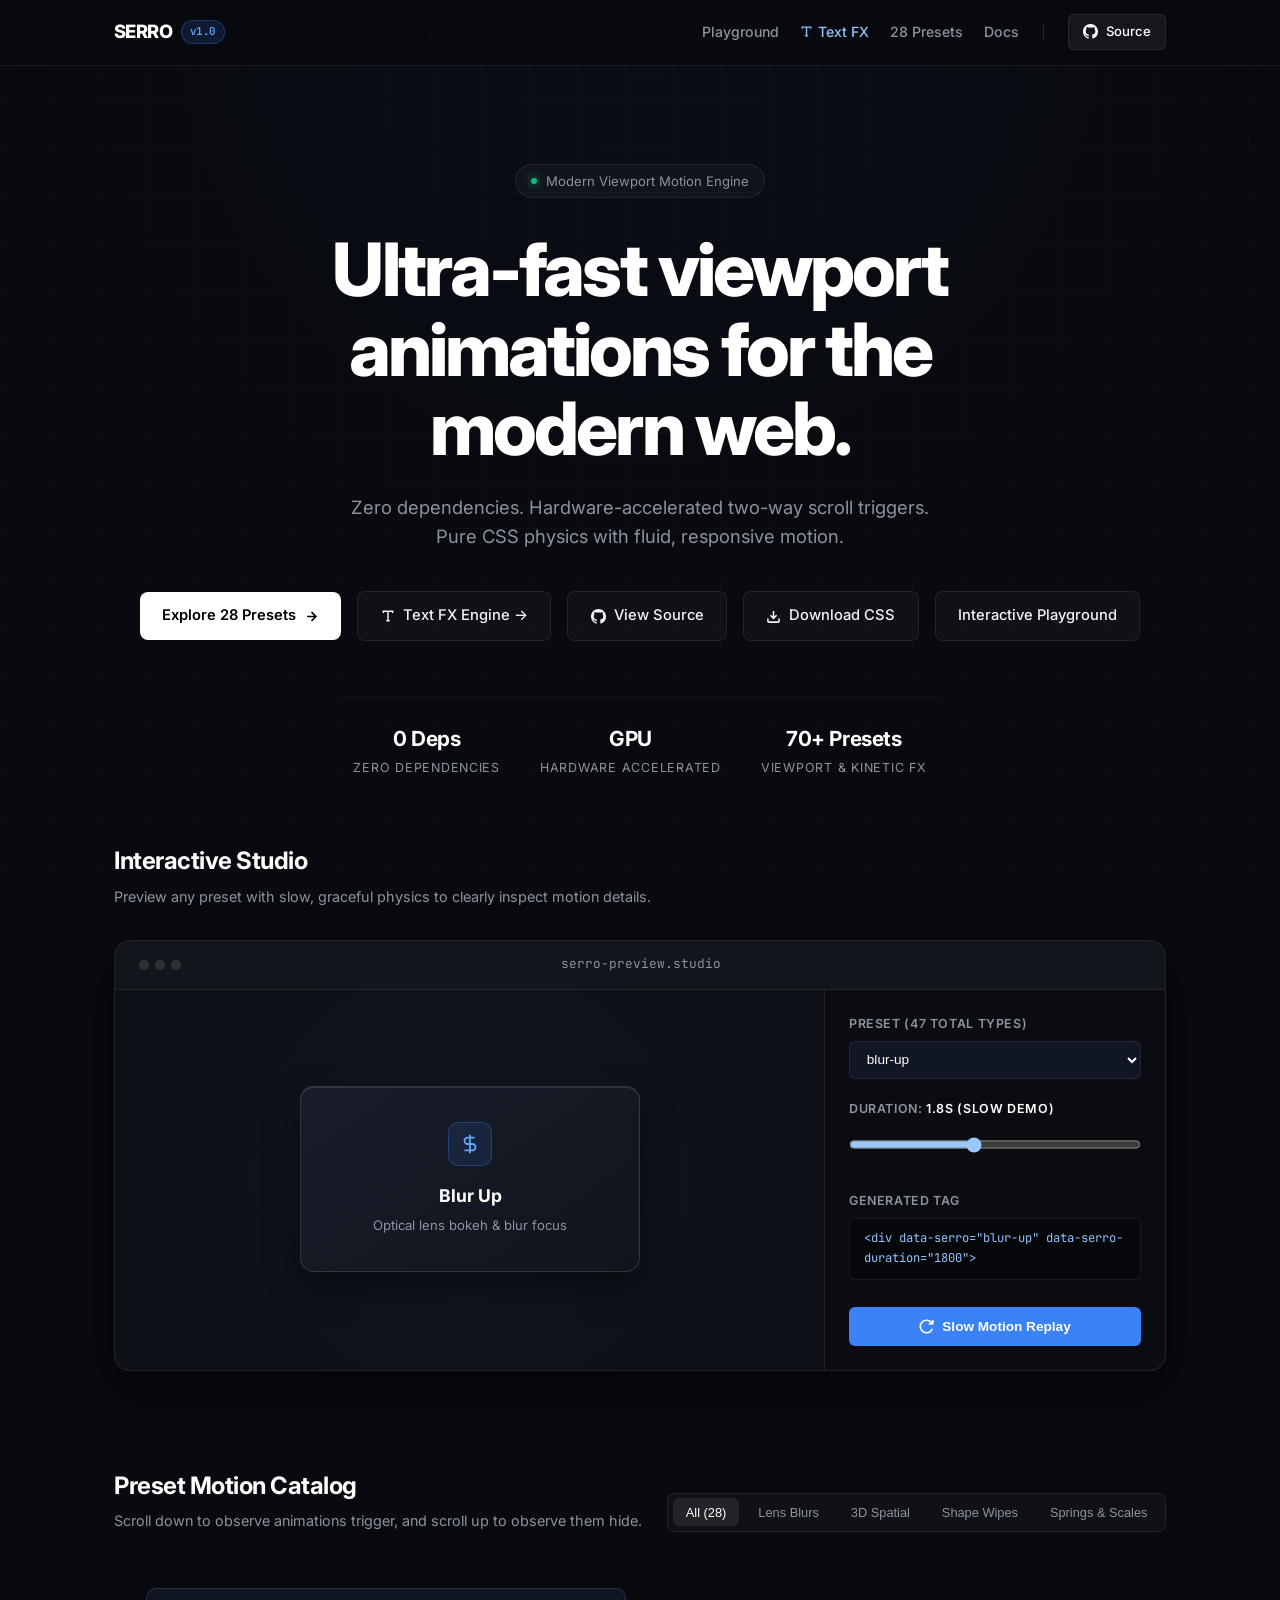
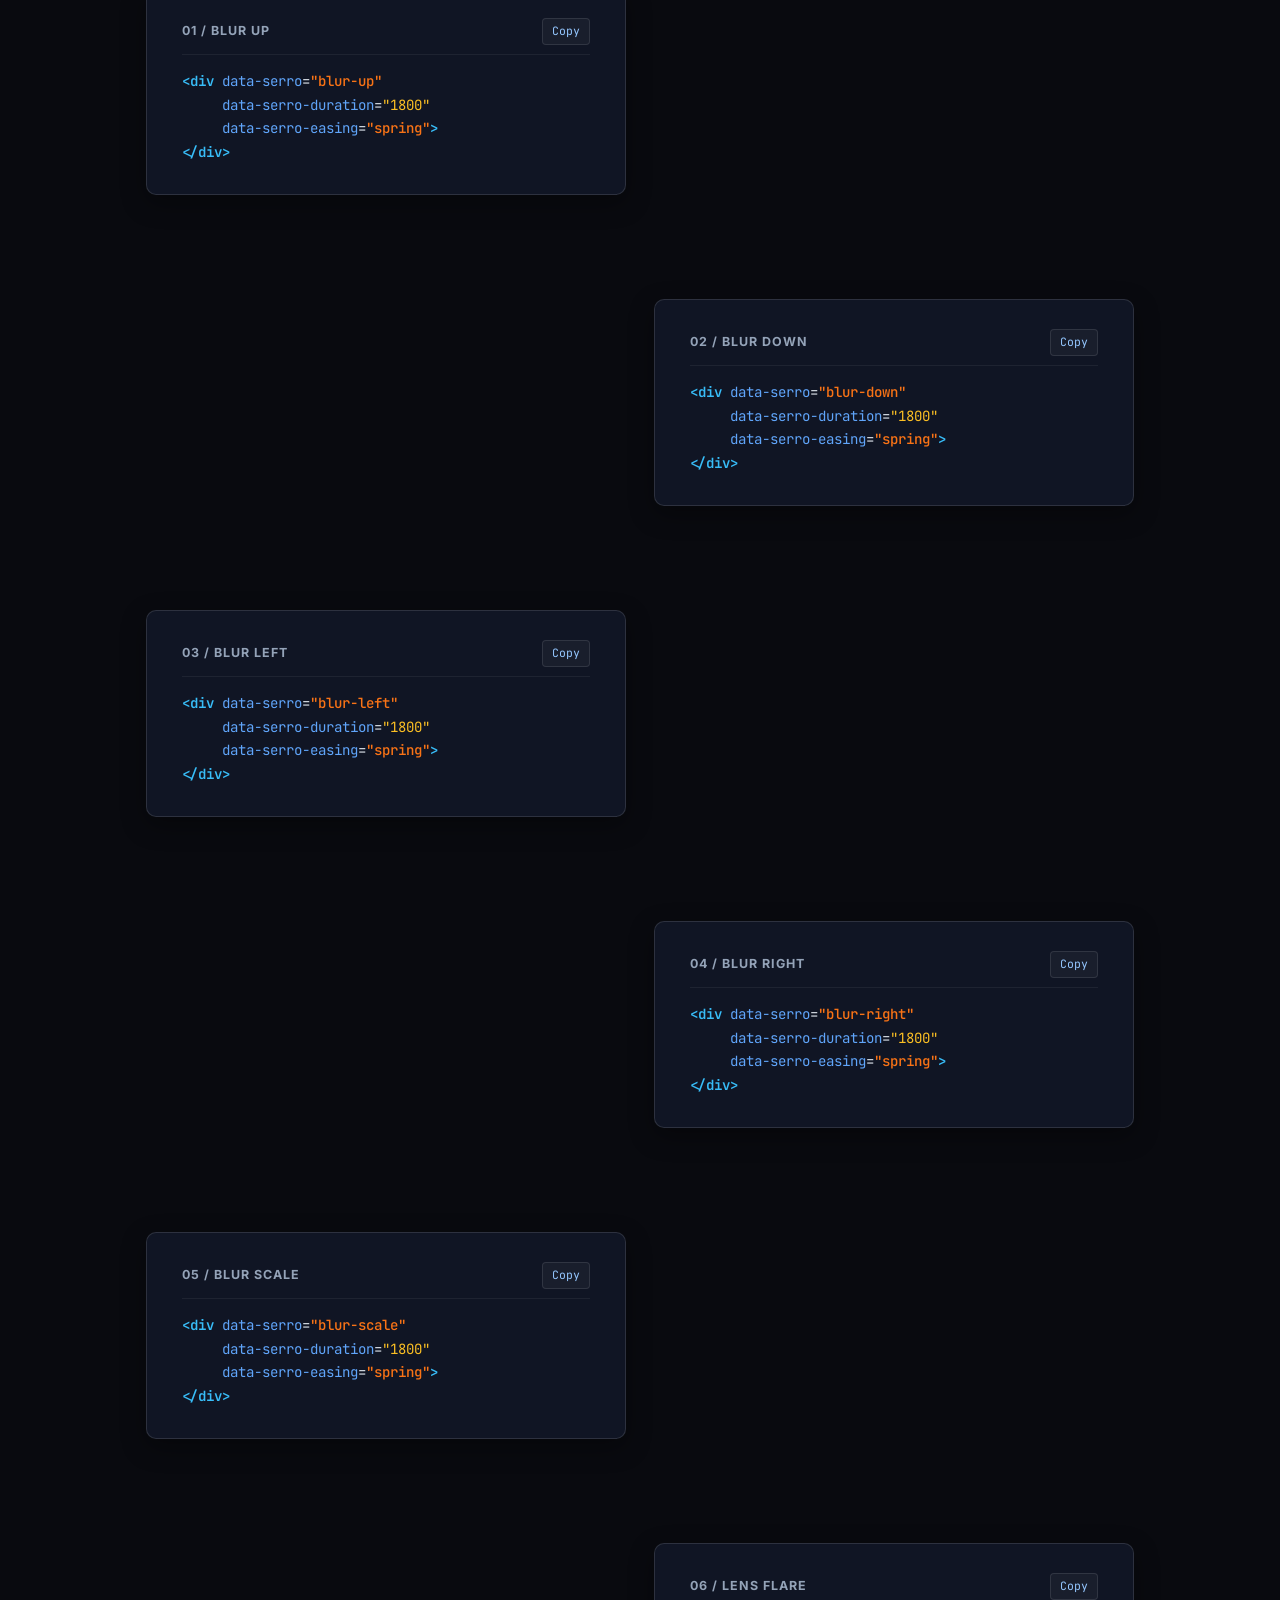
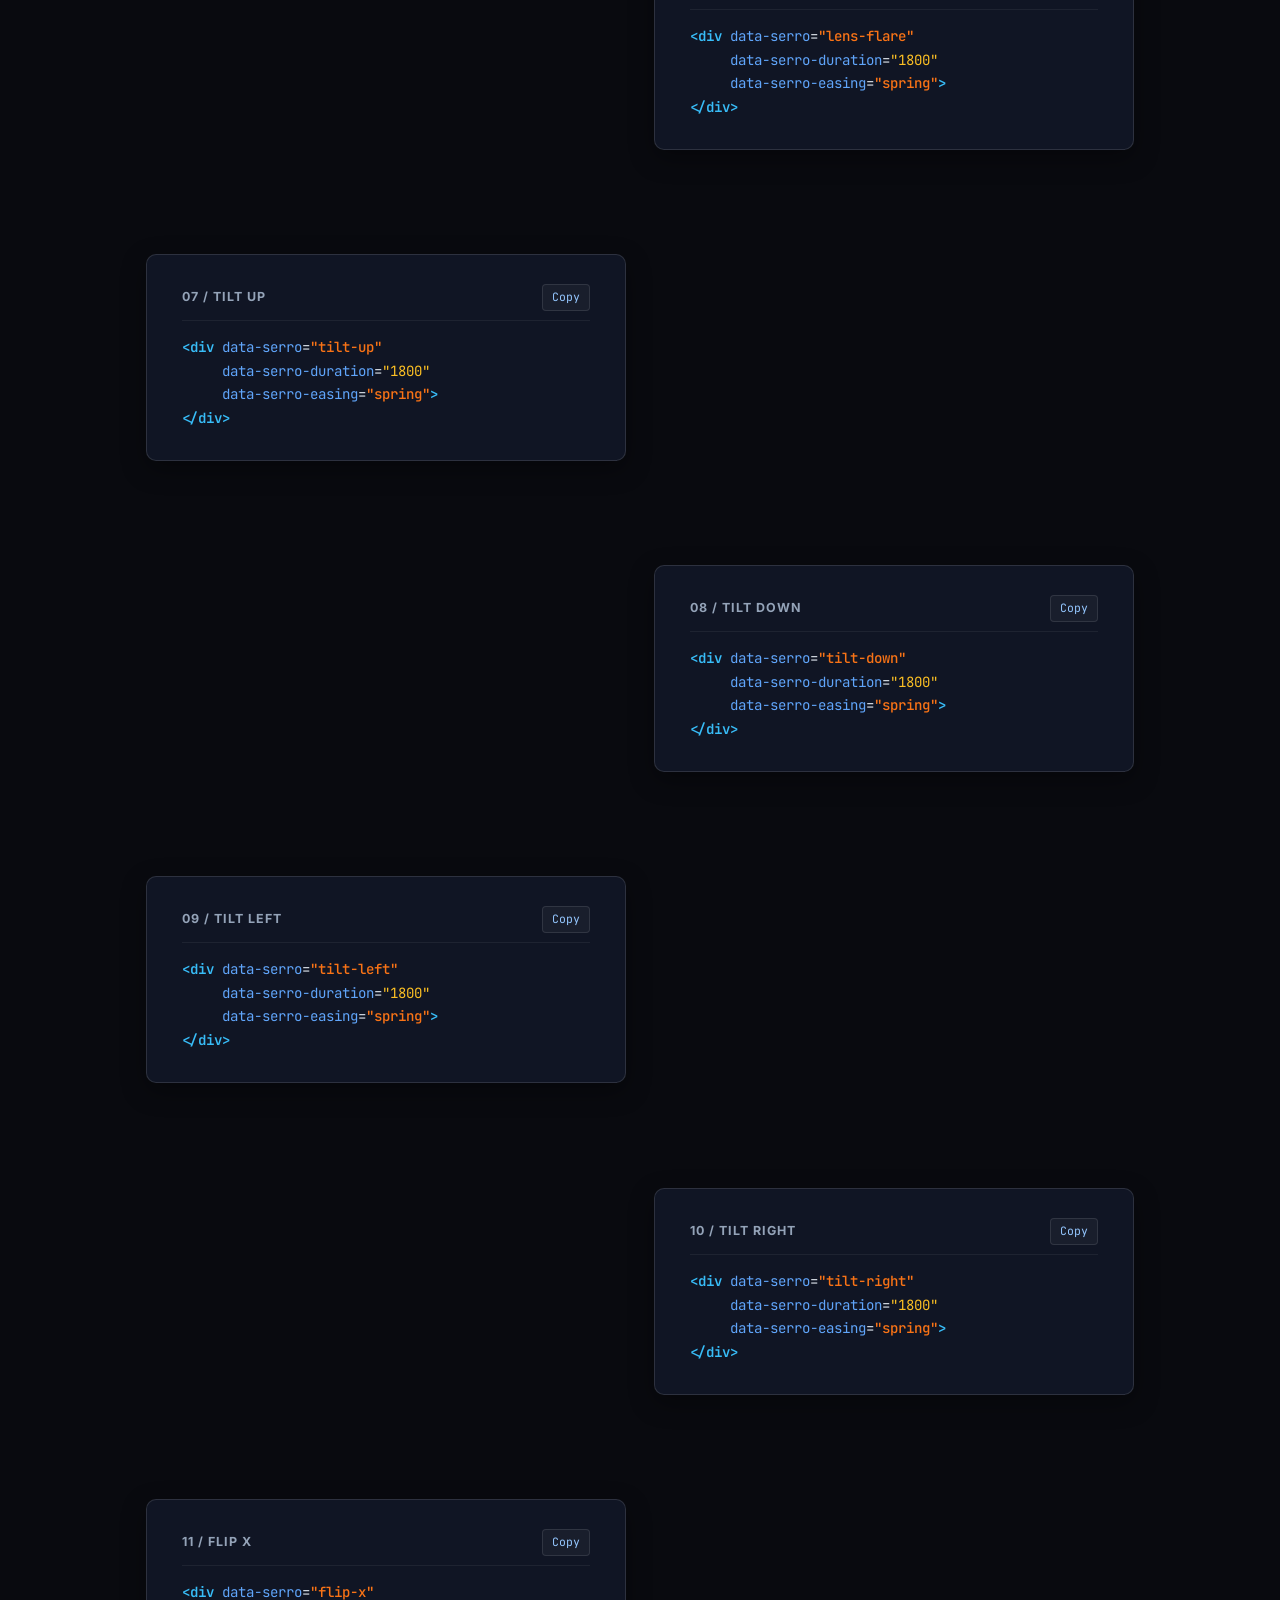
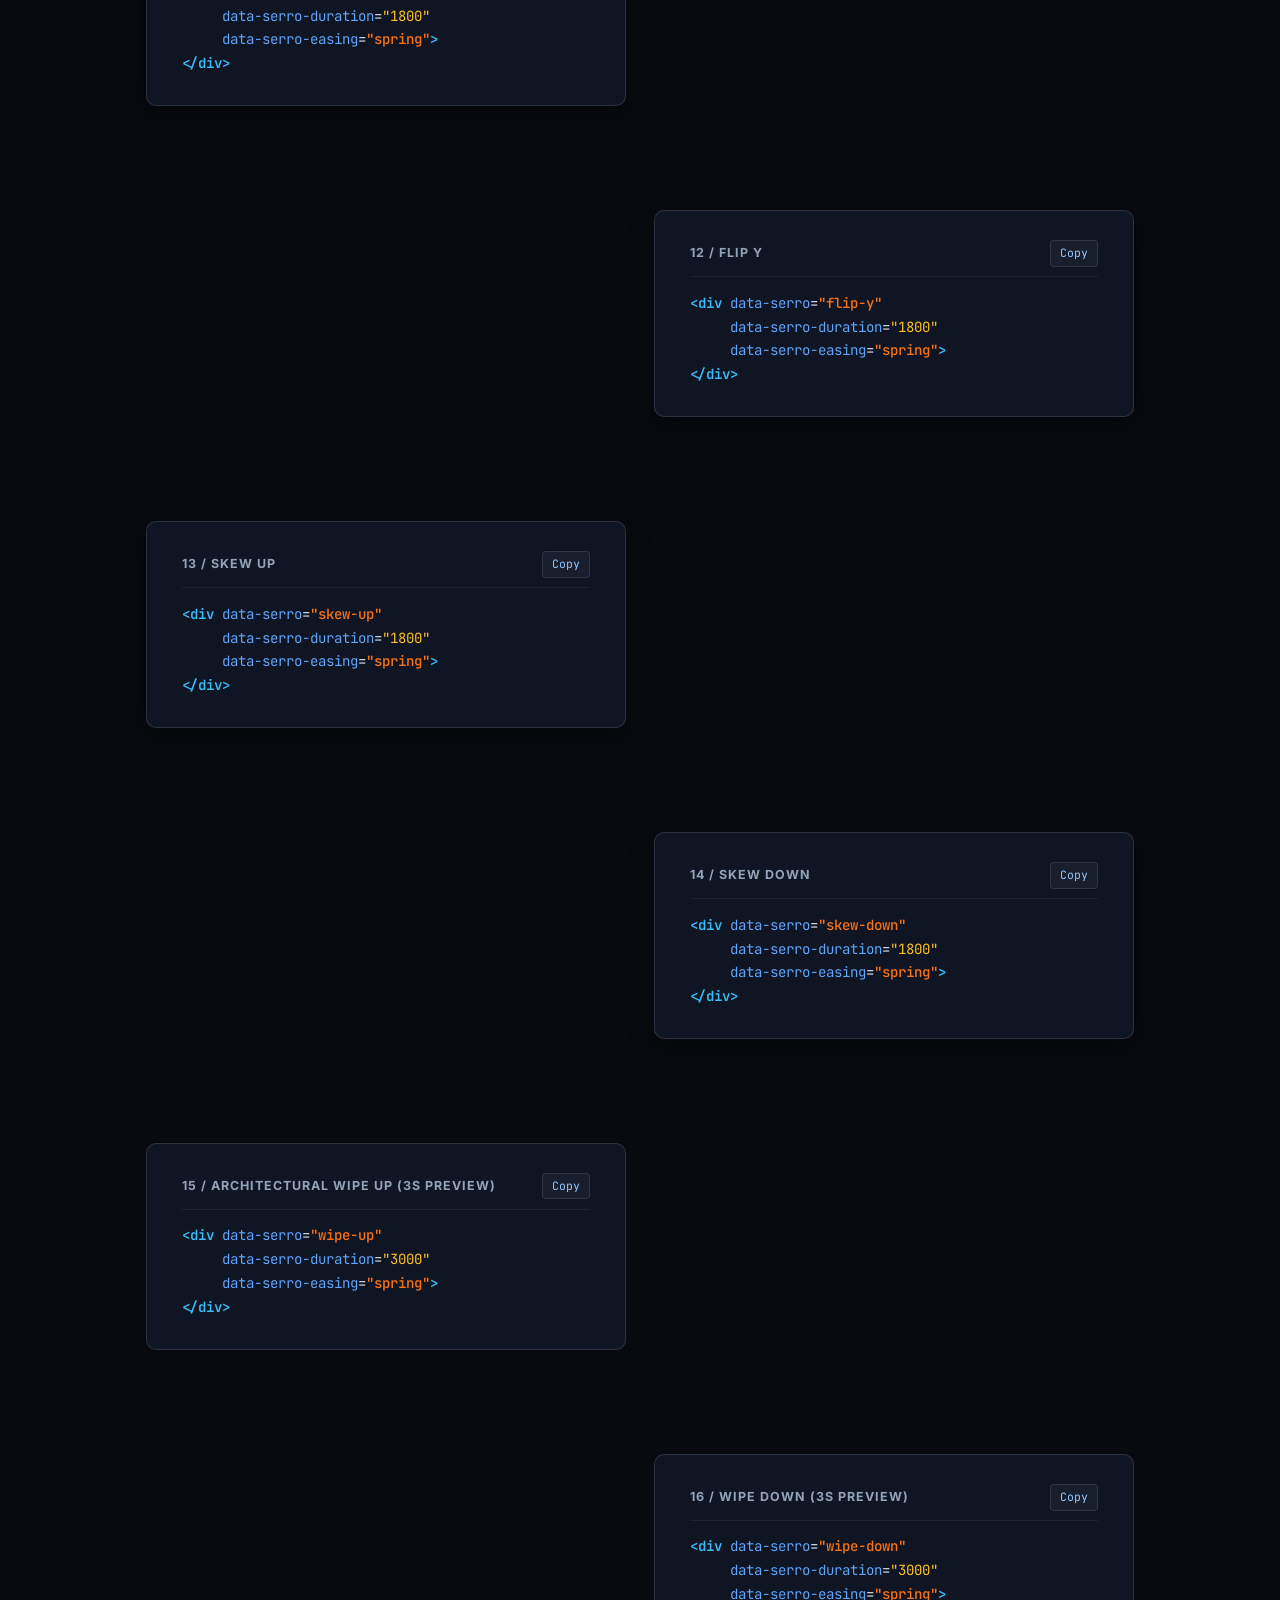
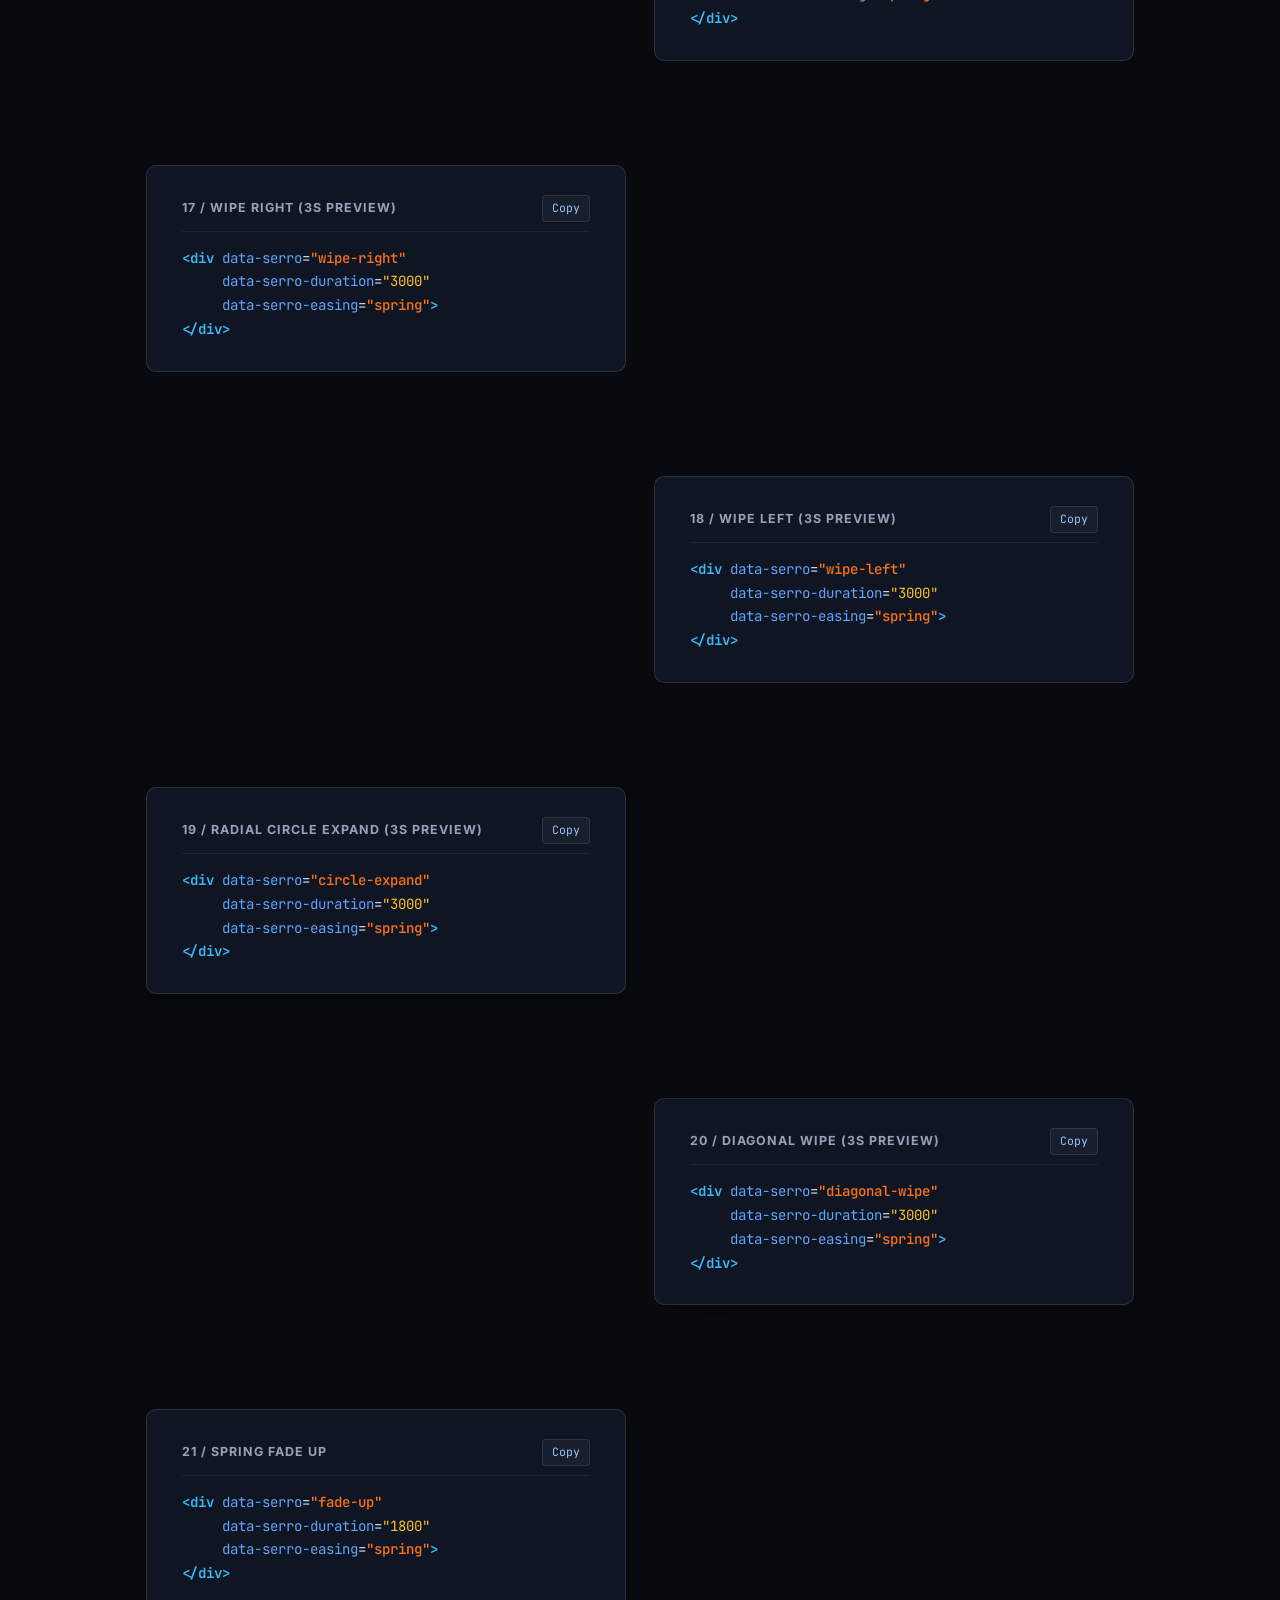
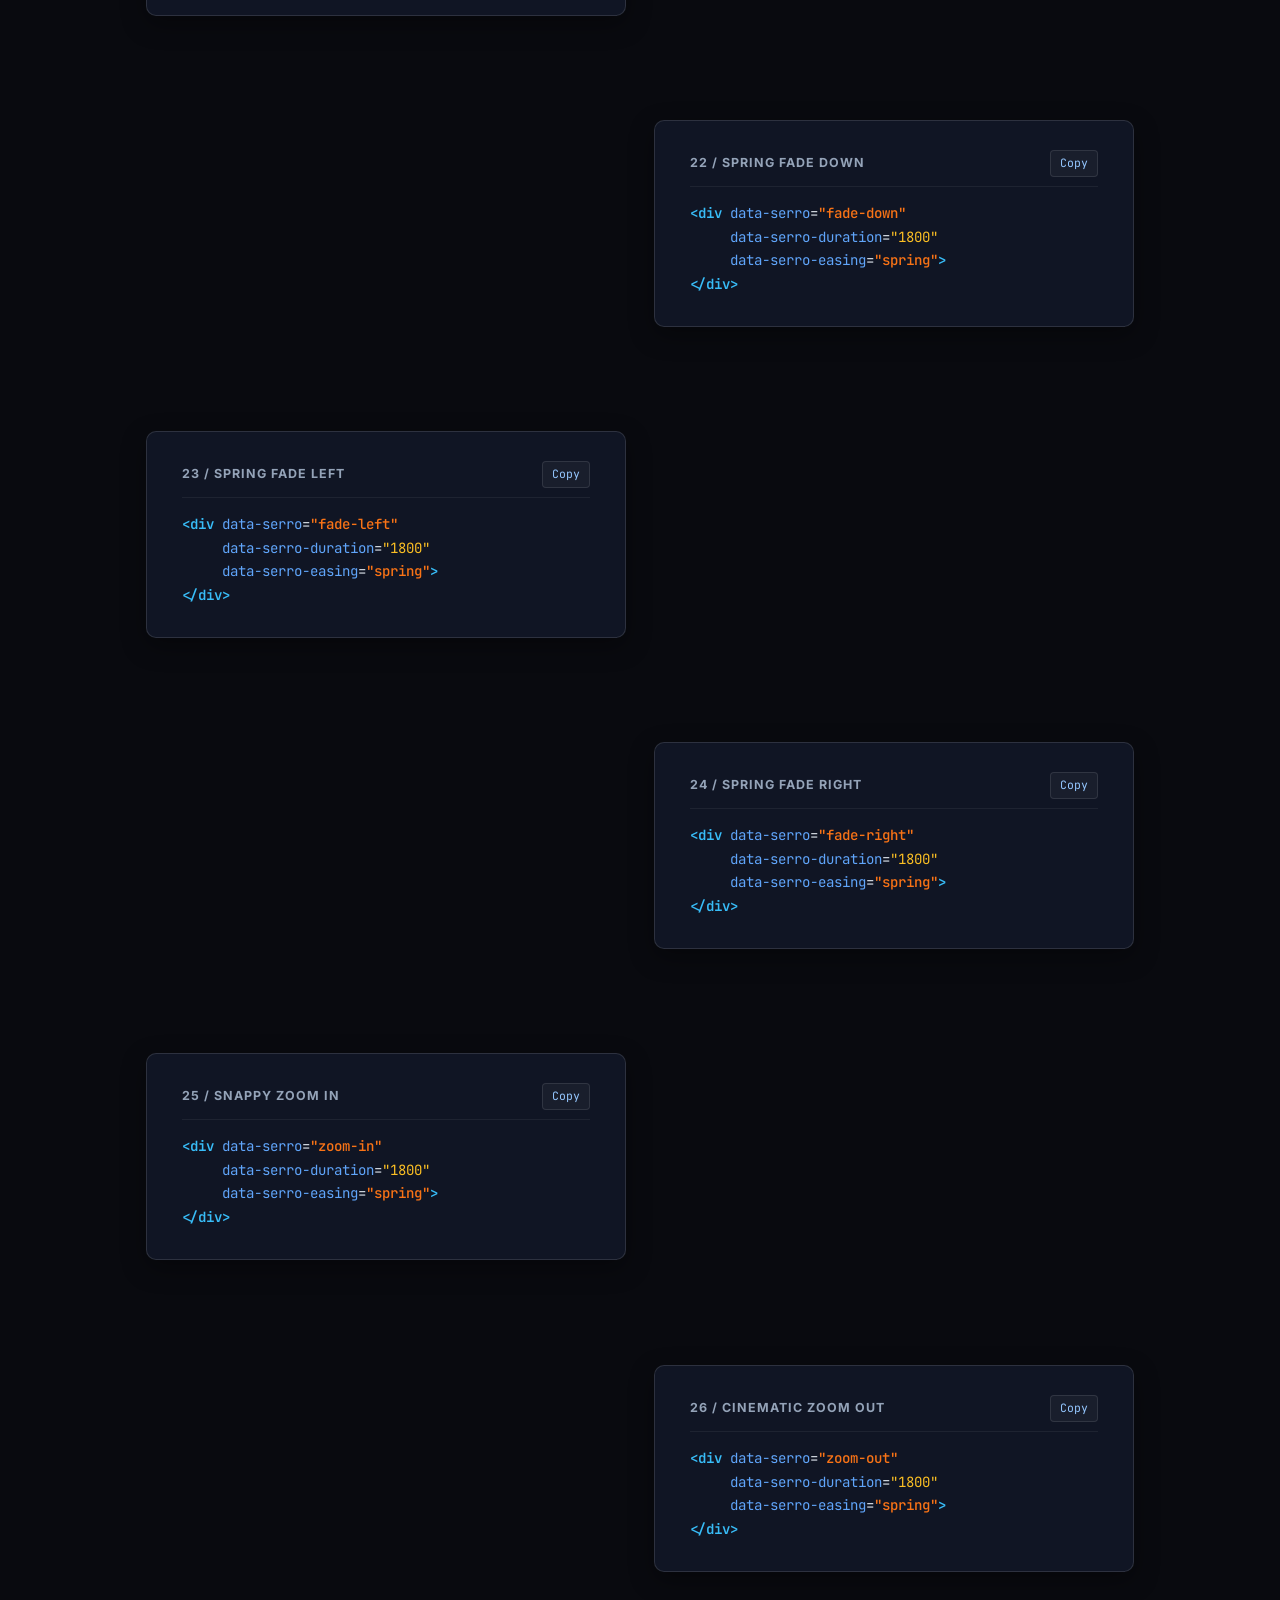
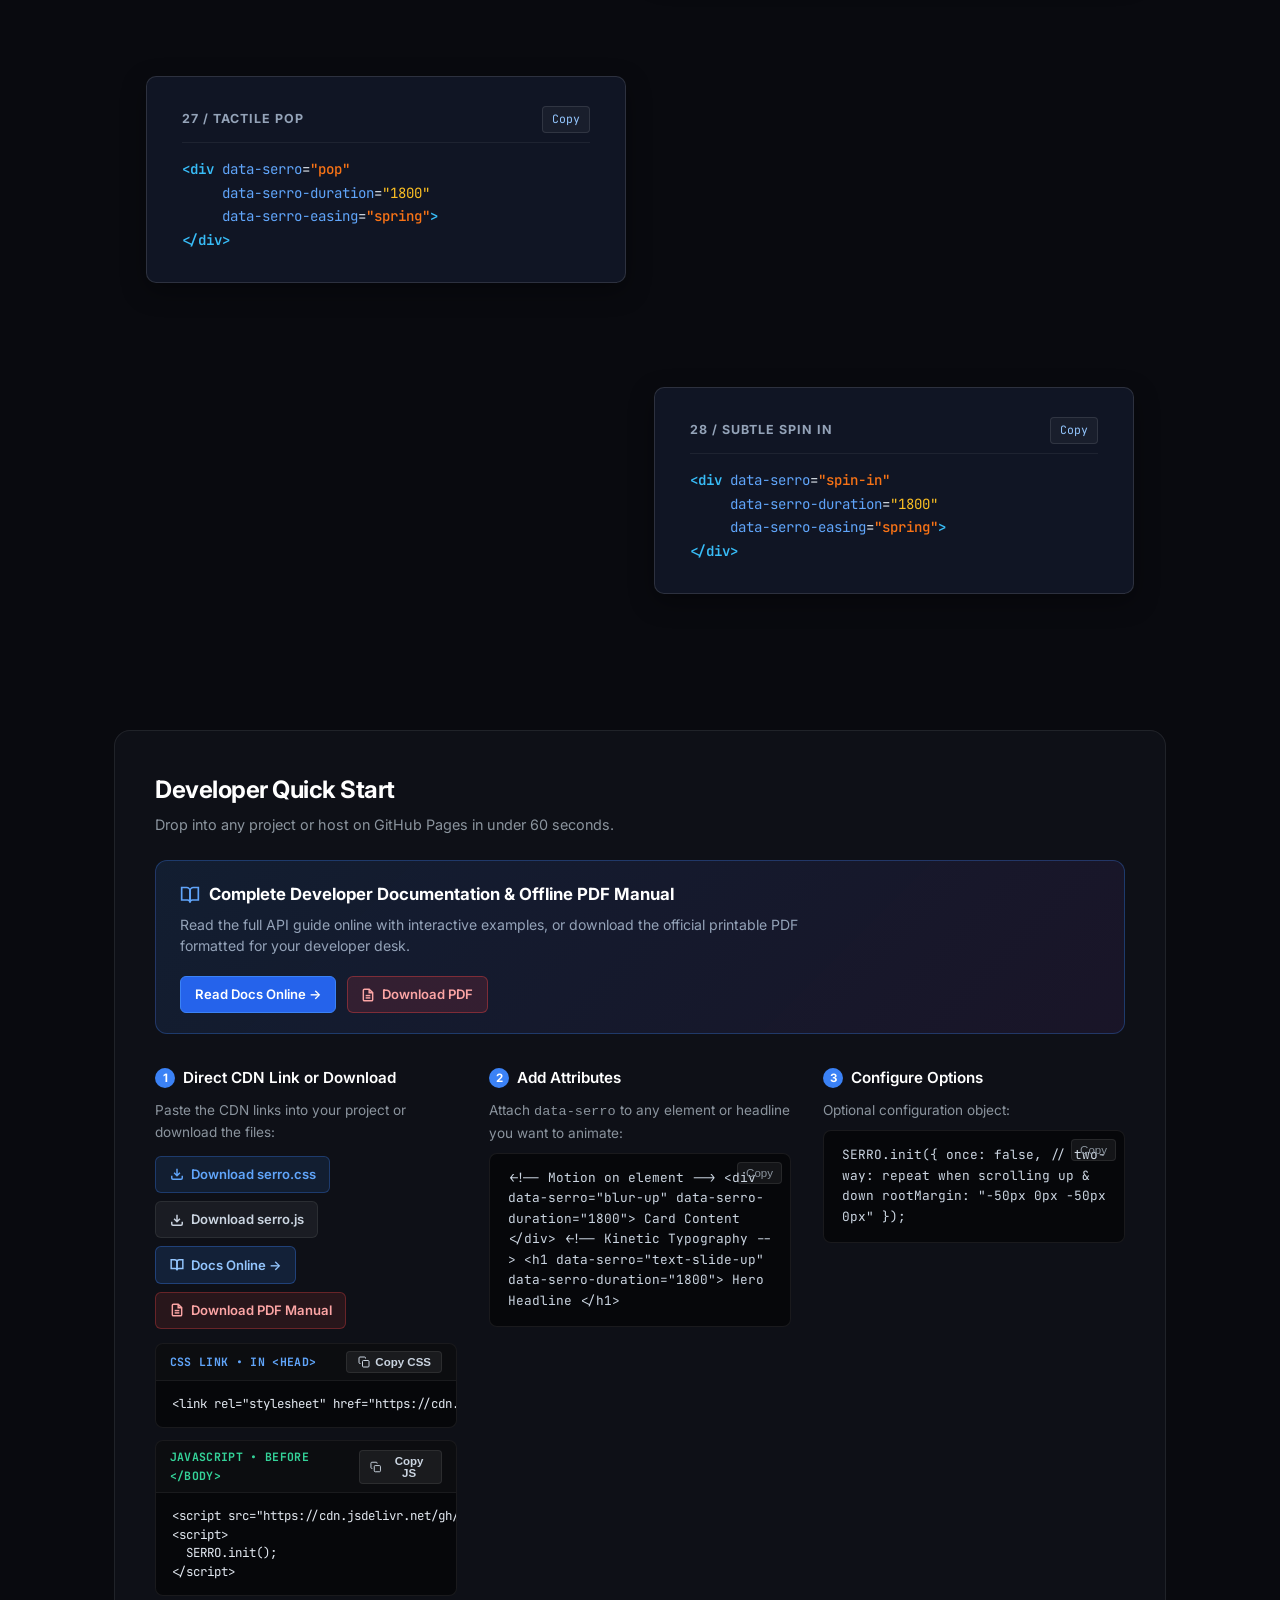
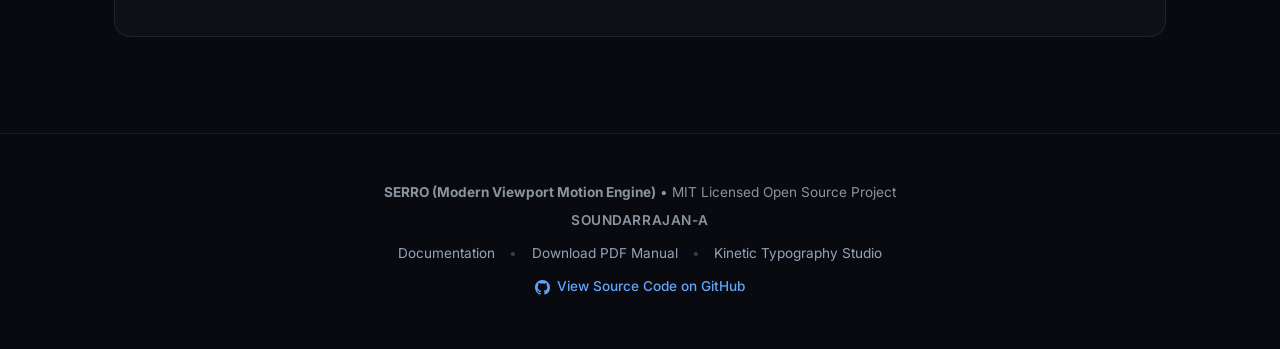
<file: index.html>
<!DOCTYPE html>
<html lang="en">
<head>
  <meta charset="UTF-8" />
  <meta name="viewport" content="width=device-width, initial-scale=1.0, viewport-fit=cover" />
  
  <!-- Primary SEO Meta Tags -->
  <title>SERRO — Modern Viewport Motion Engine | Fluid Scroll Animation Library</title>
  <meta name="title" content="SERRO — Modern Viewport Motion Engine | Fluid Scroll Animation Library">
  <meta name="description" content="SERRO is a lightweight, zero-dependency viewport animation trigger, kinetic typography engine, velocity marquee streamer, and progressive editorial scroll scrubber with GPU hardware acceleration and two-way scroll replay. Created by SOUNDARRAJAN-A.">
  <meta name="keywords" content="SERRO, modern viewport motion engine, scroll animation library, lightweight AOS alternative, kinetic typography, smooth scroll animations, velocity marquee ticker, editorial scroll scrub, soundarrajan-a, web animations, CSS GPU motion, javascript scroll library">
  <meta name="author" content="SOUNDARRAJAN-A">
  <meta name="robots" content="index, follow, max-snippet:-1, max-image-preview:large, max-video-preview:-1">
  <meta name="theme-color" content="#090a0f">
  <meta name="apple-mobile-web-app-capable" content="yes">
  <meta name="apple-mobile-web-app-status-bar-style" content="black-translucent">
  <link rel="canonical" href="https://soundarrajan-a.github.io/serro/">

  <!-- Open Graph / Facebook -->
  <meta property="og:type" content="website">
  <meta property="og:site_name" content="SERRO Motion Engine">
  <meta property="og:url" content="https://soundarrajan-a.github.io/serro/">
  <meta property="og:title" content="SERRO — Modern Viewport Motion Engine | Fluid Scroll Animation Library">
  <meta property="og:description" content="Lightweight zero-dependency viewport animation trigger, kinetic typography engine, velocity marquee, and scroll scrubber. Created by SOUNDARRAJAN-A.">
  <meta property="og:image" content="https://soundarrajan-a.github.io/serro/og-preview.png">
  <meta property="og:locale" content="en_US">

  <!-- Twitter / X -->
  <meta name="twitter:card" content="summary_large_image">
  <meta name="twitter:url" content="https://soundarrajan-a.github.io/serro/">
  <meta name="twitter:title" content="SERRO — Modern Viewport Motion Engine | Fluid Scroll Animation Library">
  <meta name="twitter:description" content="Lightweight zero-dependency viewport animation trigger, kinetic typography engine, velocity marquee, and scroll scrubber. Created by SOUNDARRAJAN-A.">
  <meta name="twitter:image" content="https://soundarrajan-a.github.io/serro/og-preview.png">
  <meta name="twitter:creator" content="@soundarrajan">

  <!-- Schema.org SoftwareApplication & WebSite JSON-LD -->
  <script type="application/ld+json">
  {
    "@context": "https://schema.org",
    "@graph": [
      {
        "@type": "WebSite",
        "@id": "https://soundarrajan-a.github.io/serro/#website",
        "url": "https://soundarrajan-a.github.io/serro/",
        "name": "SERRO Motion Engine",
        "description": "Lightweight viewport motion engine and kinetic typography library with zero dependencies",
        "inLanguage": "en"
      },
      {
        "@type": "SoftwareApplication",
        "@id": "https://soundarrajan-a.github.io/serro/#software",
        "name": "SERRO (Modern Viewport Motion Engine)",
        "operatingSystem": "All Web Browsers (Chrome, Brave, Safari, Edge, Firefox)",
        "applicationCategory": "DeveloperApplication",
        "softwareVersion": "1.0",
        "offers": {
          "@type": "Offer",
          "price": "0",
          "priceCurrency": "USD"
        },
        "author": {
          "@type": "Person",
          "name": "SOUNDARRAJAN-A",
          "url": "https://github.com/soundarrajan-a"
        },
        "license": "https://opensource.org/licenses/MIT",
        "codeRepository": "https://github.com/soundarrajan-a/serro",
        "downloadUrl": "https://cdn.jsdelivr.net/gh/soundarrajan-a/serro@main/serro.js"
      },
      {
        "@type": "FAQPage",
        "@id": "https://soundarrajan-a.github.io/serro/#faq",
        "mainEntity": [
          {
            "@type": "Question",
            "name": "What is SERRO?",
            "acceptedAnswer": {
              "@type": "Answer",
              "text": "SERRO is an ultra-lightweight, hardware-accelerated viewport animation library and kinetic typography engine built with IntersectionObserver and pure CSS GPU compositing."
            }
          },
          {
            "@type": "Question",
            "name": "How to install SERRO via CDN?",
            "acceptedAnswer": {
              "@type": "Answer",
              "text": "Include the serro.css stylesheet in the document head and the serro.js script before the closing body tag, then invoke SERRO.init()."
            }
          },
          {
            "@type": "Question",
            "name": "Does SERRO support two-way scroll without flickering?",
            "acceptedAnswer": {
              "@type": "Answer",
              "text": "Yes, SERRO features an anti-flicker hysteresis buffer that retains rendered content past viewport boundaries and only resets when elements are more than 80px below the screen."
            }
          }
        ]
      }
    ]
  }
  </script>
  
  <!-- Inter & JetBrains Mono Fonts -->
  <link rel="preconnect" href="https://fonts.googleapis.com">
  <link rel="preconnect" href="https://fonts.gstatic.com" crossorigin>
  <link href="https://fonts.googleapis.com/css2?family=Inter:wght@400;500;600;700;800&family=JetBrains+Mono:wght@400;500;600&display=swap" rel="stylesheet">

  <!-- Core Standalone SERRO Library -->
  <link rel="stylesheet" href="serro.css?v=1.0.2" />

  <style>
    /* ==========================================================================
       MODERN DEVELOPER PLATFORM DESIGN
       ========================================================================== */
    :root {
      color-scheme: dark;
      --bg: #090a0f;
      --card-bg: rgba(18, 20, 29, 0.65);
      --card-border: rgba(255, 255, 255, 0.08);
      --card-hover: rgba(255, 255, 255, 0.16);
      --accent: #3b82f6;
      --text: #f3f4f6;
      --text-muted: #8b949e;
      --font-mono: 'JetBrains Mono', monospace;
    }

    * { box-sizing: border-box; margin: 0; padding: 0; }
    html {
      scroll-behavior: smooth;
      overflow-x: hidden;
      max-width: 100vw;
    }

    body {
      background-color: var(--bg);
      color: var(--text);
      font-family: 'Inter', system-ui, sans-serif;
      line-height: 1.6;
      -webkit-font-smoothing: antialiased;
      overflow-x: hidden;
      max-width: 100vw;
      padding-top: 60px;
    }

    /* Fixed GPU-cached background layer: 0 repaints during scroll (Mild Ambience) */
    body::before {
      content: '';
      position: fixed;
      inset: 0;
      background-image: 
        radial-gradient(circle at 50% 0%, rgba(59, 130, 246, 0.04) 0%, transparent 60%),
        linear-gradient(rgba(255, 255, 255, 0.02) 1px, transparent 1px),
        linear-gradient(90deg, rgba(255, 255, 255, 0.02) 1px, transparent 1px);
      background-size: 100% 100%, 48px 48px, 48px 48px;
      pointer-events: none;
      z-index: -1;
      transform: translateZ(0);
    }

    section, [id] {
      scroll-margin-top: 100px;
    }

    /* Always-Visible Fixed Top Bar */
    nav {
      position: fixed;
      top: 0;
      left: 0;
      right: 0;
      width: 100%;
      z-index: 1000;
      background: rgba(9, 10, 15, 0.92);
      backdrop-filter: blur(16px);
      -webkit-backdrop-filter: blur(16px);
      border-bottom: 1px solid var(--card-border);
      transition: background 0.2s;
      transform: translateZ(0);
      -webkit-transform: translateZ(0);
      will-change: transform;
    }

    .nav-container {
      max-width: 1100px;
      margin: 0 auto;
      padding: 0.85rem 1.5rem;
      display: flex;
      justify-content: space-between;
      align-items: center;
      width: 100%;
    }

    .brand {
      display: flex;
      align-items: center;
      gap: 0.55rem;
      font-weight: 800;
      font-size: 1.15rem;
      color: #fff;
      text-decoration: none;
      letter-spacing: -0.03em;
    }

    .brand-tag {
      font-family: var(--font-mono);
      font-size: 0.68rem;
      font-weight: 600;
      background: rgba(59, 130, 246, 0.15);
      color: #60a5fa;
      border: 1px solid rgba(59, 130, 246, 0.3);
      padding: 0.15rem 0.5rem;
      border-radius: 9999px;
    }

    /* Desktop Navigation Links */
    .desktop-nav {
      display: flex;
      gap: 1.3rem;
      align-items: center;
    }

    .desktop-nav a {
      color: var(--text-muted);
      text-decoration: none;
      font-size: 0.88rem;
      font-weight: 500;
      transition: color 0.15s;
    }

    .desktop-nav a:hover {
      color: #fff;
    }

    .nav-link-typo {
      display: inline-flex;
      align-items: center;
      gap: 0.35rem;
      color: #93c5fd !important;
      font-weight: 600;
      transition: color 0.15s;
    }

    .nav-link-typo:hover {
      color: #60a5fa !important;
    }

    .nav-divider {
      width: 1px;
      height: 18px;
      background: rgba(255, 255, 255, 0.12);
      margin: 0 0.2rem;
    }

    .nav-btn-source {
      background: rgba(255, 255, 255, 0.06);
      border: 1px solid var(--card-border);
      color: #fff !important;
      padding: 0.42rem 0.9rem;
      border-radius: 6px;
      display: inline-flex;
      align-items: center;
      gap: 0.45rem;
      font-size: 0.82rem !important;
      font-weight: 600;
      text-decoration: none;
      transition: all 0.2s;
    }

    .nav-btn-source:hover {
      background: rgba(255, 255, 255, 0.12);
      border-color: rgba(255, 255, 255, 0.25);
      transform: translateY(-1px);
    }

    /* Mobile Nav Controls & Animated Hamburger */
    .mobile-nav-actions {
      display: none;
    }

    .mobile-toggle-btn {
      background: rgba(255, 255, 255, 0.06);
      border: 1px solid var(--card-border);
      border-radius: 6px;
      width: 36px;
      height: 36px;
      display: flex;
      flex-direction: column;
      justify-content: center;
      align-items: center;
      gap: 5px;
      cursor: pointer;
      padding: 0;
      transition: all 0.2s;
    }

    .mobile-toggle-btn:hover {
      background: rgba(255, 255, 255, 0.12);
      border-color: rgba(255, 255, 255, 0.2);
    }

    .mobile-toggle-btn .bar {
      width: 18px;
      height: 2px;
      background: #f3f4f6;
      border-radius: 2px;
      transition: all 0.25s cubic-bezier(0.16, 1, 0.3, 1);
    }

    .mobile-toggle-btn.active .bar-1 {
      transform: translateY(7px) rotate(45deg);
    }
    .mobile-toggle-btn.active .bar-2 {
      opacity: 0;
      transform: scaleX(0);
    }
    .mobile-toggle-btn.active .bar-3 {
      transform: translateY(-7px) rotate(-45deg);
    }

    /* Mobile Drawer */
    .mobile-drawer {
      max-height: 0;
      opacity: 0;
      overflow: hidden;
      background: rgba(12, 15, 24, 0.98);
      backdrop-filter: blur(24px);
      -webkit-backdrop-filter: blur(24px);
      border-top: 1px solid transparent;
      transition: max-height 0.32s cubic-bezier(0.16, 1, 0.3, 1), opacity 0.25s ease, border-color 0.2s;
    }

    nav.menu-open .mobile-drawer {
      max-height: 520px;
      opacity: 1;
      border-color: rgba(255, 255, 255, 0.08);
      box-shadow: 0 20px 40px rgba(0, 0, 0, 0.7);
    }

    .mobile-drawer-content {
      padding: 0.85rem 1.25rem 1.25rem;
      display: flex;
      flex-direction: column;
      gap: 0.45rem;
    }

    .mobile-drawer-link {
      display: flex;
      align-items: center;
      gap: 0.85rem;
      padding: 0.7rem 0.85rem;
      border-radius: 8px;
      text-decoration: none;
      color: #e2e8f0;
      transition: background 0.15s, transform 0.15s;
      background: rgba(255, 255, 255, 0.02);
      border: 1px solid rgba(255, 255, 255, 0.04);
    }

    .mobile-drawer-link:hover, .mobile-drawer-link:active {
      background: rgba(255, 255, 255, 0.07);
      border-color: rgba(255, 255, 255, 0.12);
      transform: translateX(2px);
    }

    .mobile-link-icon {
      width: 32px;
      height: 32px;
      border-radius: 6px;
      background: rgba(255, 255, 255, 0.05);
      border: 1px solid rgba(255, 255, 255, 0.08);
      display: flex;
      align-items: center;
      justify-content: center;
      color: #94a3b8;
      flex-shrink: 0;
    }

    .mobile-link-icon.typo-icon {
      background: rgba(59, 130, 246, 0.15);
      border-color: rgba(59, 130, 246, 0.3);
      color: #60a5fa;
    }

    .mobile-link-text {
      display: flex;
      flex-direction: column;
      flex: 1;
    }

    .mobile-link-text .link-title {
      font-size: 0.9rem;
      font-weight: 600;
      color: #fff;
    }

    .mobile-link-text .link-desc {
      font-size: 0.72rem;
      color: var(--text-muted);
      margin-top: 0.1rem;
    }

    .mobile-badge-new {
      font-size: 0.65rem;
      font-weight: 700;
      color: #38bdf8;
      background: rgba(56, 189, 248, 0.12);
      border: 1px solid rgba(56, 189, 248, 0.28);
      padding: 0.15rem 0.45rem;
      border-radius: 4px;
      font-family: var(--font-mono);
    }

    .mobile-drawer-footer {
      display: grid;
      grid-template-columns: 1fr 1fr;
      gap: 0.75rem;
      margin-top: 0.65rem;
      padding-top: 0.85rem;
      border-top: 1px solid rgba(255, 255, 255, 0.08);
    }

    .mobile-action-btn {
      display: flex;
      align-items: center;
      justify-content: center;
      gap: 0.45rem;
      padding: 0.65rem 0.8rem;
      border-radius: 6px;
      font-size: 0.82rem;
      font-weight: 600;
      text-decoration: none;
      transition: all 0.15s;
    }

    .mobile-action-btn.btn-secondary {
      background: rgba(255, 255, 255, 0.05);
      border: 1px solid var(--card-border);
      color: #e2e8f0;
    }

    .mobile-action-btn.btn-primary {
      background: #2563eb;
      border: 1px solid #3b82f6;
      color: #fff;
    }

    /* Container */
    .container {
      max-width: 1100px;
      margin: 0 auto;
      padding: 0 1.5rem;
      overflow-x: clip;
    }

    /* Hero */
    .hero {
      padding: 6.5rem 0 4rem;
      text-align: center;
      position: relative;
    }

    .release-badge {
      display: inline-flex;
      align-items: center;
      gap: 0.6rem;
      background: rgba(255, 255, 255, 0.03);
      border: 1px solid var(--card-border);
      padding: 0.35rem 0.9rem;
      border-radius: 9999px;
      font-size: 0.82rem;
      color: var(--text-muted);
      margin-bottom: 2rem;
      transition: border-color 0.2s;
    }

    .release-badge:hover {
      border-color: rgba(255, 255, 255, 0.18);
    }

    .release-dot {
      width: 6px;
      height: 6px;
      border-radius: 50%;
      background: #10b981;
      box-shadow: 0 0 10px #10b981;
    }

    h1 {
      font-size: clamp(2.8rem, 6.5vw, 4.6rem);
      font-weight: 800;
      letter-spacing: -0.04em;
      line-height: 1.08;
      max-width: 820px;
      margin: 0 auto 1.5rem;
      color: #ffffff;
    }

    .hero-sub {
      font-size: 1.15rem;
      color: var(--text-muted);
      max-width: 580px;
      margin: 0 auto 2.5rem;
      line-height: 1.6;
    }

    .hero-actions {
      display: flex;
      justify-content: center;
      align-items: center;
      gap: 1rem;
      flex-wrap: wrap;
      margin-bottom: 3.5rem;
    }

    .btn-main {
      background: #fff;
      color: #000;
      font-weight: 600;
      font-size: 0.92rem;
      padding: 0.75rem 1.4rem;
      border-radius: 8px;
      text-decoration: none;
      display: inline-flex;
      align-items: center;
      gap: 0.5rem;
      transition: all 0.2s;
    }

    .btn-main:hover {
      background: #e5e7eb;
      transform: translateY(-1px);
    }

    .btn-outline {
      background: rgba(255, 255, 255, 0.03);
      border: 1px solid var(--card-border);
      color: var(--text);
      font-weight: 500;
      font-size: 0.92rem;
      padding: 0.75rem 1.4rem;
      border-radius: 8px;
      text-decoration: none;
      display: inline-flex;
      align-items: center;
      gap: 0.5rem;
      transition: all 0.2s;
    }

    .btn-outline:hover {
      background: rgba(255, 255, 255, 0.07);
      border-color: rgba(255, 255, 255, 0.2);
    }

    .btn-download {
      background: rgba(59, 130, 246, 0.12);
      border: 1px solid rgba(59, 130, 246, 0.3);
      color: #60a5fa;
      font-size: 0.82rem;
      font-weight: 600;
      padding: 0.45rem 0.85rem;
      border-radius: 6px;
      text-decoration: none;
      display: inline-flex;
      align-items: center;
      gap: 0.45rem;
      transition: all 0.2s;
    }

    .btn-download:hover {
      background: rgba(59, 130, 246, 0.25);
      border-color: #3b82f6;
      color: #fff;
      transform: translateY(-1px);
    }

    /* Metrics Bar */
    .metrics {
      display: flex;
      justify-content: center;
      align-items: center;
      gap: 2.5rem;
      padding-top: 1.5rem;
      border-top: 1px solid rgba(255, 255, 255, 0.05);
      max-width: 600px;
      margin: 0 auto;
    }

    .metric-item { text-align: center; }

    .metric-val {
      font-weight: 700;
      font-size: 1.3rem;
      color: #fff;
      letter-spacing: -0.02em;
    }

    .metric-lbl {
      font-size: 0.78rem;
      color: var(--text-muted);
      text-transform: uppercase;
      letter-spacing: 0.06em;
      margin-top: 0.2rem;
    }

    /* ==========================================================================
       INTERACTIVE LIVE STUDIO
       ========================================================================== */
    .studio-card {
      background: var(--card-bg);
      border: 1px solid var(--card-border);
      border-radius: 16px;
      box-shadow: 0 20px 50px rgba(0, 0, 0, 0.5);
      overflow: hidden;
      margin-bottom: 6rem;
    }

    .studio-topbar {
      display: flex;
      justify-content: space-between;
      align-items: center;
      padding: 0.85rem 1.5rem;
      background: rgba(255, 255, 255, 0.02);
      border-bottom: 1px solid var(--card-border);
    }

    .dots { display: flex; gap: 6px; }

    .dot {
      width: 10px;
      height: 10px;
      border-radius: 50%;
      background: rgba(255, 255, 255, 0.12);
    }

    .studio-title {
      font-size: 0.8rem;
      font-family: var(--font-mono);
      color: var(--text-muted);
    }

    .studio-body {
      display: grid;
      grid-template-columns: 1fr 340px;
      min-height: 380px;
    }

    @media (max-width: 860px) {
      .studio-body { grid-template-columns: 1fr; }
    }

    .stage {
      display: flex;
      align-items: center;
      justify-content: center;
      padding: 3rem;
      background: radial-gradient(circle at center, rgba(59, 130, 246, 0.05) 0%, transparent 70%);
      border-right: 1px solid var(--card-border);
      position: relative;
    }

    .preview-box {
      background: linear-gradient(145deg, #181d29, #10141e);
      border: 1px solid rgba(255, 255, 255, 0.12);
      border-radius: 14px;
      padding: 2.2rem 2.8rem;
      text-align: center;
      box-shadow: 0 15px 35px rgba(0,0,0,0.4), inset 0 1px 0 rgba(255,255,255,0.1);
      width: 100%;
      max-width: 340px;
    }

    .preview-icon {
      width: 44px;
      height: 44px;
      margin: 0 auto 1rem;
      background: rgba(59, 130, 246, 0.12);
      border: 1px solid rgba(59, 130, 246, 0.3);
      border-radius: 10px;
      display: flex;
      align-items: center;
      justify-content: center;
      color: #60a5fa;
    }

    /* Studio Kinetic Typography Mode (Pure Text Preview) */
    .preview-text-wrapper {
      display: flex;
      flex-direction: column;
      align-items: center;
      justify-content: center;
      width: 100%;
      min-height: 220px;
      padding: 1.5rem 1rem;
      text-align: center;
      position: relative;
      box-sizing: border-box;
    }

    .preview-text-meta {
      margin-bottom: 1.25rem;
    }

    .preview-text-badge {
      display: inline-flex;
      align-items: center;
      gap: 0.45rem;
      background: rgba(59, 130, 246, 0.12);
      border: 1px solid rgba(59, 130, 246, 0.3);
      color: #60a5fa;
      font-size: 0.75rem;
      font-weight: 700;
      text-transform: uppercase;
      letter-spacing: 0.08em;
      padding: 0.3rem 0.85rem;
      border-radius: 9999px;
      font-family: var(--font-mono);
    }

    .preview-text-stage-inner {
      width: 100%;
      display: flex;
      align-items: center;
      justify-content: center;
      min-height: 110px;
      padding: 1.2rem 0.5rem;
      overflow: hidden;
      box-sizing: border-box;
    }

    .studio-typo-headline {
      font-size: clamp(1.4rem, 3.8vw, 2.6rem);
      font-weight: 800;
      letter-spacing: -0.02em;
      color: #ffffff;
      line-height: 1.25;
      text-align: center;
      max-width: 100%;
      word-break: break-word;
      overflow-wrap: anywhere;
      margin: 0;
      user-select: none;
      display: inline-block;
    }

    .preview-text-hint {
      margin-top: 1.25rem;
      display: inline-flex;
      align-items: center;
      gap: 0.45rem;
      font-size: 0.78rem;
      color: #64748b;
      font-family: var(--font-mono);
      transition: color 0.15s;
    }

    .stage:hover .preview-text-hint {
      color: #94a3b8;
    }

    .studio-text-input {
      width: 100%;
      background: #111624;
      border: 1px solid var(--card-border);
      border-radius: 6px;
      padding: 0.6rem 0.8rem;
      font-size: 0.85rem;
      color: #fff;
      font-family: var(--font-sans);
      outline: none;
      transition: border-color 0.15s, box-shadow 0.15s;
      box-sizing: border-box;
    }

    .studio-text-input:focus {
      border-color: #3b82f6;
      box-shadow: 0 0 0 2px rgba(59, 130, 246, 0.25);
    }

    /* Dedicated CDN Code Boxes */
    .cdn-box {
      background: #06070a;
      border: 1px solid var(--card-border);
      border-radius: 8px;
      overflow: hidden;
      margin-top: 0.65rem;
    }

    .cdn-bar {
      display: flex;
      justify-content: space-between;
      align-items: center;
      padding: 0.45rem 0.85rem;
      background: rgba(255, 255, 255, 0.025);
      border-bottom: 1px solid rgba(255, 255, 255, 0.06);
    }

    .cdn-tag {
      font-family: var(--font-mono);
      font-size: 0.72rem;
      font-weight: 700;
      letter-spacing: 0.03em;
      text-transform: uppercase;
    }

    .cdn-tag-css { color: #60a5fa; }
    .cdn-tag-js { color: #34d399; }

    .copy-btn-action {
      background: rgba(255, 255, 255, 0.06);
      border: 1px solid var(--card-border);
      color: #cbd5e1;
      padding: 0.25rem 0.65rem;
      border-radius: 4px;
      font-size: 0.72rem;
      font-weight: 600;
      cursor: pointer;
      display: inline-flex;
      align-items: center;
      gap: 0.35rem;
      transition: all 0.15s;
    }

    .copy-btn-action:hover {
      color: #fff;
      background: rgba(255, 255, 255, 0.14);
      border-color: rgba(255, 255, 255, 0.25);
    }

    .cdn-code {
      margin: 0;
      padding: 0.85rem 1rem;
      font-family: var(--font-mono);
      font-size: 0.78rem;
      color: #e2e8f0;
      overflow-x: auto;
      white-space: pre;
      line-height: 1.5;
    }

    .cdn-code code {
      font-family: inherit;
    }

    .controls-panel {
      padding: 1.5rem;
      display: flex;
      flex-direction: column;
      gap: 1.25rem;
      background: rgba(0, 0, 0, 0.2);
    }

    .control-group label {
      display: block;
      font-size: 0.78rem;
      font-weight: 600;
      color: var(--text-muted);
      text-transform: uppercase;
      letter-spacing: 0.05em;
      margin-bottom: 0.45rem;
    }

    select, input[type="range"] {
      width: 100%;
      padding: 0.6rem 0.8rem;
      background: #111624;
      border: 1px solid var(--card-border);
      border-radius: 6px;
      color: #fff;
      font-size: 0.85rem;
      outline: none;
      color-scheme: dark;
    }

    select optgroup {
      background-color: #1a2236;
      color: #60a5fa;
      font-weight: 700;
      font-style: normal;
      padding: 6px 8px;
    }

    select option {
      background-color: #0c111d;
      color: #f1f5f9;
      padding: 6px 10px;
    }

    .replay-btn {
      width: 100%;
      background: #3b82f6;
      color: #fff;
      border: none;
      padding: 0.75rem;
      border-radius: 6px;
      font-weight: 600;
      font-size: 0.85rem;
      cursor: pointer;
      display: flex;
      align-items: center;
      justify-content: center;
      gap: 0.5rem;
      transition: background 0.15s;
      margin-top: auto;
    }

    .replay-btn:hover { background: #2563eb; }

    .snippet-preview {
      background: #06070a;
      border: 1px solid var(--card-border);
      border-radius: 6px;
      padding: 0.65rem 0.85rem;
      font-family: var(--font-mono);
      font-size: 0.76rem;
      color: #93c5fd;
      word-break: break-all;
    }

    /* ==========================================================================
       SECTION HEADERS & FILTER TABS
       ========================================================================== */
    .section-head {
      display: flex;
      justify-content: space-between;
      align-items: flex-end;
      margin-bottom: 2rem;
      flex-wrap: wrap;
      gap: 1rem;
    }

    .section-title {
      font-size: 1.5rem;
      font-weight: 700;
      letter-spacing: -0.02em;
      color: #fff;
    }

    .section-desc {
      color: var(--text-muted);
      font-size: 0.9rem;
      margin-top: 0.25rem;
    }

    .filter-tabs {
      display: flex;
      gap: 0.4rem;
      background: rgba(255, 255, 255, 0.03);
      padding: 0.3rem;
      border-radius: 8px;
      border: 1px solid var(--card-border);
      overflow-x: auto;
      white-space: nowrap;
      scrollbar-width: none;
      -webkit-overflow-scrolling: touch;
      max-width: 100%;
    }

    .filter-tabs::-webkit-scrollbar {
      display: none;
    }

    .tab-btn {
      background: transparent;
      border: none;
      color: var(--text-muted);
      font-size: 0.8rem;
      font-weight: 500;
      padding: 0.4rem 0.8rem;
      border-radius: 6px;
      cursor: pointer;
      transition: all 0.15s;
    }

    .tab-btn.active, .tab-btn:hover {
      background: rgba(255, 255, 255, 0.08);
      color: #fff;
    }

    /* ==========================================================================
       STAGGERED SHOWCASE (Two-Way Live Scroll: Animate In & Hide Out)
       ========================================================================== */
    .catalog-stream {
      display: flex;
      flex-direction: column;
      gap: 6.5rem;
      margin-bottom: 7rem;
      padding: 1.5rem 0;
      position: relative;
      overflow-x: clip;
    }

    .anim-card {
      width: 100%;
      max-width: 480px;
      background: #101524;
      border: 1px solid rgba(255, 255, 255, 0.12);
      border-radius: 10px;
      padding: 1.8rem 2.2rem;
      position: relative;
      overflow: hidden;
      box-shadow: 0 8px 25px rgba(0, 0, 0, 0.35);
      cursor: pointer;
    }

    .anim-card::after {
      content: '↻ Click to replay';
      position: absolute;
      bottom: 0.75rem;
      right: 1rem;
      font-size: 0.68rem;
      color: #64748b;
      opacity: 0;
      transition: opacity 0.2s, transform 0.2s;
      transform: translateY(2px);
      pointer-events: none;
      font-family: var(--font-mono);
    }

    @media (hover: hover) {
      .anim-card:hover {
        border-color: rgba(255, 255, 255, 0.22);
        box-shadow: 0 12px 35px rgba(0, 0, 0, 0.45);
      }
      .anim-card:hover::after {
        opacity: 1;
        transform: translateY(0);
      }
    }

    /* Staggered Alternating Alignment: Left then Right */
    .anim-card:nth-child(odd) {
      align-self: flex-start;
      margin-left: 2rem;
    }

    .anim-card:nth-child(even) {
      align-self: flex-end;
      margin-right: 2rem;
    }

    @media (max-width: 860px) {
      .anim-card:nth-child(odd),
      .anim-card:nth-child(even) {
        align-self: center !important;
        margin-left: 0 !important;
        margin-right: 0 !important;
        max-width: 100%;
      }
      .catalog-stream {
        gap: 4.5rem;
      }
    }

    .card-meta {
      display: flex;
      justify-content: space-between;
      align-items: center;
      margin-bottom: 0.9rem;
      padding-bottom: 0.6rem;
      border-bottom: 1px solid rgba(255, 255, 255, 0.06);
    }

    .card-label {
      font-size: 0.78rem;
      font-weight: 700;
      text-transform: uppercase;
      letter-spacing: 0.08em;
      color: #94a3b8;
    }

    .card-copy {
      font-size: 0.72rem;
      color: #93c5fd;
      background: rgba(255, 255, 255, 0.04);
      border: 1px solid rgba(255, 255, 255, 0.1);
      padding: 0.2rem 0.55rem;
      border-radius: 4px;
      cursor: pointer;
      font-family: var(--font-mono);
      transition: all 0.15s;
    }

    .card-copy:hover {
      background: rgba(255, 255, 255, 0.1);
      border-color: rgba(255, 255, 255, 0.2);
      color: #fff;
    }

    .code-editor {
      font-family: var(--font-mono);
      font-size: 0.88rem;
      line-height: 1.7;
      color: #e2e8f0;
    }

    .c-tag { color: #38bdf8; font-weight: 600; }
    .c-attr { color: #60a5fa; }
    .c-val { color: #f97316; font-weight: 500; }
    .c-num { color: #fbbf24; }

    /* Documentation Section */
    .docs-panel {
      background: var(--card-bg);
      border: 1px solid var(--card-border);
      border-radius: 16px;
      padding: 2.5rem;
      margin-bottom: 6rem;
    }

    .step-grid {
      display: grid;
      grid-template-columns: repeat(auto-fit, minmax(300px, 1fr));
      gap: 2rem;
      margin-top: 2rem;
    }

    .step-box h4 {
      font-size: 0.95rem;
      color: #fff;
      font-weight: 600;
      margin-bottom: 0.6rem;
      display: flex;
      align-items: center;
      gap: 0.5rem;
    }

    .step-num {
      width: 20px;
      height: 20px;
      border-radius: 50%;
      background: #3b82f6;
      color: #fff;
      font-size: 0.72rem;
      display: inline-flex;
      align-items: center;
      justify-content: center;
      font-weight: 700;
    }

    .code-snippet {
      background: #06070a;
      border: 1px solid var(--card-border);
      border-radius: 8px;
      padding: 0.9rem 1.1rem;
      font-family: var(--font-mono);
      font-size: 0.8rem;
      color: #cbd5e1;
      overflow-x: auto;
      margin-top: 0.5rem;
      position: relative;
    }

    .copy-icon-btn {
      position: absolute;
      top: 0.5rem;
      right: 0.5rem;
      background: rgba(255, 255, 255, 0.06);
      border: 1px solid var(--card-border);
      color: var(--text-muted);
      padding: 0.25rem 0.5rem;
      border-radius: 4px;
      font-size: 0.72rem;
      cursor: pointer;
    }

    .copy-icon-btn:hover { color: #fff; background: rgba(255, 255, 255, 0.12); }

    /* Footer */
    footer {
      border-top: 1px solid var(--card-border);
      padding: 3rem 0;
      text-align: center;
      color: var(--text-muted);
      font-size: 0.85rem;
    }

    footer a { color: #fff; text-decoration: none; }
    footer a:hover { text-decoration: underline; }

    /* Toast */
    #toast {
      position: fixed;
      bottom: 24px;
      right: 24px;
      background: #11141e;
      border: 1px solid rgba(255, 255, 255, 0.15);
      color: #fff;
      font-size: 0.85rem;
      font-weight: 500;
      padding: 0.65rem 1.1rem;
      border-radius: 8px;
      box-shadow: 0 10px 30px rgba(0,0,0,0.6);
      transform: translateY(80px);
      opacity: 0;
      transition: all 0.25s cubic-bezier(0.16, 1, 0.3, 1);
      z-index: 1000;
      display: flex;
      align-items: center;
      gap: 0.5rem;
    }

    #toast.show {
      transform: translateY(0);
      opacity: 1;
    }

    /* ==========================================================================
       MOBILE RESPONSIVE ADAPTATIONS (<= 768px)
       ========================================================================== */
    @media (max-width: 768px) {
      .desktop-nav {
        display: none !important;
      }

      .mobile-nav-actions {
        display: flex !important;
        align-items: center;
        gap: 0.55rem;
      }

      .nav-container {
        padding: 0.65rem 1rem;
      }

      .mobile-source-btn {
        padding: 0.35rem 0.75rem;
        font-size: 0.78rem !important;
      }

      .container {
        padding: 0 1rem;
      }

      .hero {
        padding: 3.5rem 0 2.5rem;
      }

      h1 {
        font-size: clamp(2rem, 7vw, 2.5rem);
        line-height: 1.15;
      }

      .hero-sub {
        font-size: 0.95rem;
        margin-bottom: 1.8rem;
      }

      .hero-actions {
        flex-direction: column;
        width: 100%;
        gap: 0.75rem;
      }

      .hero-actions a {
        width: 100%;
        justify-content: center;
      }

      .metrics {
        flex-direction: column;
        gap: 1.2rem;
      }

      .studio-card {
        margin-bottom: 4rem;
      }

      .studio-body {
        grid-template-columns: 1fr;
      }

      .stage {
        padding: 1.8rem 1rem;
        border-right: none;
        border-bottom: 1px solid var(--card-border);
      }

      .preview-box {
        padding: 1.6rem 1.2rem;
        max-width: 100%;
      }

      .section-head {
        flex-direction: column;
        align-items: stretch;
        gap: 0.8rem;
      }

      .filter-tabs {
        width: 100%;
        min-width: 0;
      }

      .catalog-stream {
        gap: 3.5rem;
        padding: 1rem 0;
        margin-bottom: 5rem;
      }

      .anim-card {
        padding: 1.35rem 1.15rem;
        max-width: 100% !important;
        margin: 0 !important;
        align-self: center !important;
        border: 1px solid rgba(255, 255, 255, 0.12);
        box-shadow: 0 6px 20px rgba(0, 0, 0, 0.35);
      }

      .code-editor {
        font-size: 0.78rem;
        word-break: break-all;
      }

      .docs-panel {
        padding: 1.4rem 1.1rem;
        margin-bottom: 4rem;
      }

      .step-grid {
        grid-template-columns: 1fr;
      }

      .step-box {
        min-width: 0;
        max-width: 100%;
        overflow: hidden;
      }

      .code-snippet {
        font-size: 0.75rem;
        padding: 0.8rem 0.9rem;
        max-width: 100%;
        word-break: break-all;
      }

      footer {
        padding: 2.2rem 1rem;
        font-size: 0.8rem;
      }
    }
  </style>
</head>
<body>

  <!-- Toast Notification -->
  <div id="toast">
    <svg width="16" height="16" viewBox="0 0 24 24" fill="none" stroke="#10b981" stroke-width="2.5"><polyline points="20 6 9 17 4 12"/></svg>
    <span id="toast-text">Copied to clipboard</span>
  </div>

  <!-- Top Sticky Navigation -->
  <nav>
    <div class="nav-container">
      <a href="#" class="brand">
        <span>SERRO</span>
        <span class="brand-tag">v1.0</span>
      </a>

      <!-- Desktop Links (Visible > 768px) -->
      <div class="desktop-nav">
        <a href="#playground">Playground</a>
        <a href="text-fx.html" class="nav-link-typo">
          <svg width="13" height="13" viewBox="0 0 24 24" fill="none" stroke="currentColor" stroke-width="2.5"><path d="M4 7V4h16v3M9 20h6M12 4v16"/></svg>
          Text FX
        </a>
        <a href="#presets">28 Presets</a>
        <a href="docs.html">Docs</a>
        <div class="nav-divider"></div>
        <a href="https://github.com/soundarrajan-a/serro" target="_blank" class="nav-btn-source">
          <svg width="15" height="15" viewBox="0 0 24 24" fill="currentColor"><path d="M12 0C5.37 0 0 5.37 0 12c0 5.31 3.435 9.795 8.205 11.385.6.105.825-.255.825-.57 0-.285-.015-1.23-.015-2.235-3.015.555-3.795-.735-4.035-1.41-.135-.345-.72-1.41-1.23-1.695-.42-.225-1.02-.78-.015-.795.945-.015 1.62.87 1.845 1.23 1.08 1.815 2.805 1.305 3.495.99.105-.78.42-1.305.765-1.605-2.67-.3-5.46-1.335-5.46-5.925 0-1.305.465-2.385 1.23-3.225-.12-.3-.54-1.53.12-3.18 0 0 1.005-.315 3.3 1.23.96-.27 1.98-.405 3-.405s2.04.135 3 .405c2.295-1.56 3.3-1.23 3.3-1.23.66 1.65.24 2.88.12 3.18.765.84 1.23 1.905 1.23 3.225 0 4.605-2.805 5.625-5.475 5.925.435.375.81 1.095.81 2.22 0 1.605-.015 2.895-.015 3.3 0 .315.225.69.825.57A12.02 12.02 0 0 0 24 12c0-6.63-5.37-12-12-12z"/></svg>
          Source
        </a>
      </div>

      <!-- Mobile Actions (Single Row: Source + Animated Hamburger) -->
      <div class="mobile-nav-actions">
        <a href="https://github.com/soundarrajan-a/serro" target="_blank" class="nav-btn-source mobile-source-btn">
          <svg width="14" height="14" viewBox="0 0 24 24" fill="currentColor"><path d="M12 0C5.37 0 0 5.37 0 12c0 5.31 3.435 9.795 8.205 11.385.6.105.825-.255.825-.57 0-.285-.015-1.23-.015-2.235-3.015.555-3.795-.735-4.035-1.41-.135-.345-.72-1.41-1.23-1.695-.42-.225-1.02-.78-.015-.795.945-.015 1.62.87 1.845 1.23 1.08 1.815 2.805 1.305 3.495.99.105-.78.42-1.305.765-1.605-2.67-.3-5.46-1.335-5.46-5.925 0-1.305.465-2.385 1.23-3.225-.12-.3-.54-1.53.12-3.18 0 0 1.005-.315 3.3 1.23.96-.27 1.98-.405 3-.405s2.04.135 3 .405c2.295-1.56 3.3-1.23 3.3-1.23.66 1.65.24 2.88.12 3.18.765.84 1.23 1.905 1.23 3.225 0 4.605-2.805 5.625-5.475 5.925.435.375.81 1.095.81 2.22 0 1.605-.015 2.895-.015 3.3 0 .315.225.69.825.57A12.02 12.02 0 0 0 24 12c0-6.63-5.37-12-12-12z"/></svg>
          Source
        </a>
        <button id="mobileMenuBtn" class="mobile-toggle-btn" aria-label="Toggle navigation menu" onclick="toggleMobileMenu()">
          <span class="bar bar-1"></span>
          <span class="bar bar-2"></span>
          <span class="bar bar-3"></span>
        </button>
      </div>
    </div>

    <!-- Mobile Slide-Down Drawer Menu -->
    <div id="mobileMenuDrawer" class="mobile-drawer">
      <div class="mobile-drawer-content">
        <a href="#playground" class="mobile-drawer-link" onclick="closeMobileMenu()">
          <div class="mobile-link-icon">
            <svg width="15" height="15" viewBox="0 0 24 24" fill="none" stroke="currentColor" stroke-width="2.2"><polygon points="5 3 19 12 5 21 5 3"/></svg>
          </div>
          <div class="mobile-link-text">
            <span class="link-title">Playground</span>
            <span class="link-desc">Test animations live without scroll</span>
          </div>
        </a>

        <a href="text-fx.html" class="mobile-drawer-link" onclick="closeMobileMenu()">
          <div class="mobile-link-icon typo-icon">
            <svg width="15" height="15" viewBox="0 0 24 24" fill="none" stroke="currentColor" stroke-width="2.2"><path d="M4 7V4h16v3M9 20h6M12 4v16"/></svg>
          </div>
          <div class="mobile-link-text">
            <span class="link-title">Text FX &amp; Scrolling</span>
            <span class="link-desc">Click triggers, marquees &amp; scroll scrub</span>
          </div>
          <span class="mobile-badge-new">NEW</span>
        </a>

        <a href="#presets" class="mobile-drawer-link" onclick="closeMobileMenu()">
          <div class="mobile-link-icon">
            <svg width="15" height="15" viewBox="0 0 24 24" fill="none" stroke="currentColor" stroke-width="2.2"><rect x="3" y="3" width="7" height="7"/><rect x="14" y="3" width="7" height="7"/><rect x="14" y="14" width="7" height="7"/><rect x="3" y="14" width="7" height="7"/></svg>
          </div>
          <div class="mobile-link-text">
            <span class="link-title">28 Presets Catalog</span>
            <span class="link-desc">Fades, flips, 3D glides & shape wipes</span>
          </div>
        </a>

        <a href="docs.html" class="mobile-drawer-link" onclick="closeMobileMenu()">
          <div class="mobile-link-icon">
            <svg width="15" height="15" viewBox="0 0 24 24" fill="none" stroke="currentColor" stroke-width="2.2"><path d="M2 3h6a4 4 0 0 1 4 4v14a3 3 0 0 0-3-3H2z"/><path d="M22 3h-6a4 4 0 0 0-4 4v14a3 3 0 0 1 3-3h7z"/></svg>
          </div>
          <div class="mobile-link-text">
            <span class="link-title">Documentation &amp; PDF</span>
            <span class="link-desc">Online guide &amp; printable PDF manual</span>
          </div>
        </a>

        <div class="mobile-drawer-footer">
          <a href="serro.css" download="serro.css" class="mobile-action-btn btn-secondary">
            <svg width="14" height="14" viewBox="0 0 24 24" fill="none" stroke="currentColor" stroke-width="2"><path d="M21 15v4a2 2 0 0 1-2 2H5a2 2 0 0 1-2-2v-4M7 10l5 5 5-5M12 15V3"/></svg>
            Download CSS
          </a>
          <a href="https://github.com/soundarrajan-a/serro" target="_blank" class="mobile-action-btn btn-primary">
            <svg width="14" height="14" viewBox="0 0 24 24" fill="currentColor"><path d="M12 0C5.37 0 0 5.37 0 12c0 5.31 3.435 9.795 8.205 11.385.6.105.825-.255.825-.57 0-.285-.015-1.23-.015-2.235-3.015.555-3.795-.735-4.035-1.41-.135-.345-.72-1.41-1.23-1.695-.42-.225-1.02-.78-.015-.795.945-.015 1.62.87 1.845 1.23 1.08 1.815 2.805 1.305 3.495.99.105-.78.42-1.305.765-1.605-2.67-.3-5.46-1.335-5.46-5.925 0-1.305.465-2.385 1.23-3.225-.12-.3-.54-1.53.12-3.18 0 0 1.005-.315 3.3 1.23.96-.27 1.98-.405 3-.405s2.04.135 3 .405c2.295-1.56 3.3-1.23 3.3-1.23.66 1.65.24 2.88.12 3.18.765.84 1.23 1.905 1.23 3.225 0 4.605-2.805 5.625-5.475 5.925.435.375.81 1.095.81 2.22 0 1.605-.015 2.895-.015 3.3 0 .315.225.69.825.57A12.02 12.02 0 0 0 24 12c0-6.63-5.37-12-12-12z"/></svg>
            GitHub Repo
          </a>
        </div>
      </div>
    </div>
  </nav>

  <div class="container">

    <!-- HERO -->
    <section class="hero">
      <div class="release-badge">
        <span class="release-dot"></span>
        <span>Modern Viewport Motion Engine</span>
      </div>
      <h1>Ultra-fast viewport animations for the modern web.</h1>
      <p class="hero-sub">
        Zero dependencies. Hardware-accelerated two-way scroll triggers. Pure CSS physics with fluid, responsive motion.
      </p>

      <div class="hero-actions">
        <a href="#presets" class="btn-main">
          Explore 28 Presets
          <svg width="15" height="15" viewBox="0 0 24 24" fill="none" stroke="currentColor" stroke-width="2.5"><path d="M5 12h14M12 5l7 7-7 7"/></svg>
        </a>
        <a href="text-fx.html" class="btn-outline">
          <svg width="14" height="14" viewBox="0 0 24 24" fill="none" stroke="currentColor" stroke-width="2.5"><path d="M4 7V4h16v3M9 20h6M12 4v16"/></svg>
          Text FX Engine →
        </a>
        <a href="https://github.com/soundarrajan-a/serro" target="_blank" class="btn-outline">
          <svg width="15" height="15" viewBox="0 0 24 24" fill="currentColor"><path d="M12 0C5.37 0 0 5.37 0 12c0 5.31 3.435 9.795 8.205 11.385.6.105.825-.255.825-.57 0-.285-.015-1.23-.015-2.235-3.015.555-3.795-.735-4.035-1.41-.135-.345-.72-1.41-1.23-1.695-.42-.225-1.02-.78-.015-.795.945-.015 1.62.87 1.845 1.23 1.08 1.815 2.805 1.305 3.495.99.105-.78.42-1.305.765-1.605-2.67-.3-5.46-1.335-5.46-5.925 0-1.305.465-2.385 1.23-3.225-.12-.3-.54-1.53.12-3.18 0 0 1.005-.315 3.3 1.23.96-.27 1.98-.405 3-.405s2.04.135 3 .405c2.295-1.56 3.3-1.23 3.3-1.23.66 1.65.24 2.88.12 3.18.765.84 1.23 1.905 1.23 3.225 0 4.605-2.805 5.625-5.475 5.925.435.375.81 1.095.81 2.22 0 1.605-.015 2.895-.015 3.3 0 .315.225.69.825.57A12.02 12.02 0 0 0 24 12c0-6.63-5.37-12-12-12z"/></svg>
          View Source
        </a>
        <a href="serro.css" download="serro.css" class="btn-outline">
          <svg width="15" height="15" viewBox="0 0 24 24" fill="none" stroke="currentColor" stroke-width="2.5"><path d="M21 15v4a2 2 0 0 1-2 2H5a2 2 0 0 1-2-2v-4M7 10l5 5 5-5M12 15V3"/></svg>
          Download CSS
        </a>
        <a href="#playground" class="btn-outline">Interactive Playground</a>
      </div>

      <div class="metrics">
        <div class="metric-item">
          <div class="metric-val">0 Deps</div>
          <div class="metric-lbl">Zero Dependencies</div>
        </div>
        <div class="metric-item">
          <div class="metric-val">GPU</div>
          <div class="metric-lbl">Hardware Accelerated</div>
        </div>
        <div class="metric-item">
          <div class="metric-val">70+ Presets</div>
          <div class="metric-lbl">Viewport &amp; Kinetic FX</div>
        </div>
      </div>
    </section>

    <!-- ======================================================================
         INTERACTIVE LIVE STUDIO (Test Any Animation Without Scrolling)
         ====================================================================== -->
    <section id="playground" style="margin-bottom: 5rem;">
      <div class="section-head">
        <div>
          <div class="section-title">Interactive Studio</div>
          <div class="section-desc">Preview any preset with slow, graceful physics to clearly inspect motion details.</div>
        </div>
      </div>

      <div class="studio-card">
        <div class="studio-topbar">
          <div class="dots">
            <div class="dot"></div>
            <div class="dot"></div>
            <div class="dot"></div>
          </div>
          <div class="studio-title">serro-preview.studio</div>
          <div style="width: 40px;"></div>
        </div>

        <div class="studio-body">
          <!-- Stage Area -->
          <div class="stage" id="studioStage" onclick="triggerReplay()" style="cursor: pointer;" title="Click stage to replay animation">
            <!-- Mode 1: Element / Box Preview -->
            <div id="liveTarget" class="preview-box serro-animate" data-serro="blur-up">
              <div class="preview-icon">
                <svg width="22" height="22" viewBox="0 0 24 24" fill="none" stroke="currentColor" stroke-width="2"><path d="M12 2v20M17 5H9.5a3.5 3.5 0 0 0 0 7h5a3.5 3.5 0 0 1 0 7H6"/></svg>
              </div>
              <h4 style="font-size: 1.1rem; color: #fff; margin-bottom: 0.3rem;" id="livePresetLabel">Blur Up</h4>
              <p style="font-size: 0.82rem; color: var(--text-muted);" id="livePresetSub">Optical lens bokeh &amp; blur focus</p>
            </div>

            <!-- Mode 2: Kinetic Typography Text Preview (Pure Text Only) -->
            <div id="liveTextWrap" class="preview-text-wrapper" style="display: none;">
              <div class="preview-text-meta">
                <span class="preview-text-badge">
                  <svg width="12" height="12" viewBox="0 0 24 24" fill="none" stroke="currentColor" stroke-width="2.5"><path d="M4 7V4h16v3M9 20h6M12 4v16"/></svg>
                  <span id="liveTextBadge">Sliding Text Reveal</span>
                </span>
              </div>
              <div class="preview-text-stage-inner">
                <h2 id="liveTextTarget" class="studio-typo-headline serro-animate" data-serro="text-slide-up">
                  KINETIC TYPOGRAPHY
                </h2>
              </div>
              <div class="preview-text-hint">
                <svg width="12" height="12" viewBox="0 0 24 24" fill="none" stroke="currentColor" stroke-width="2"><path d="M21.5 2v6h-6M21.34 15.57a10 10 0 1 1-.57-8.38l5.67-5.67"/></svg>
                Click text or stage to replay typography animation
              </div>
            </div>
          </div>

          <!-- Controls Sidepanel -->
          <div class="controls-panel">
            <div class="control-group">
              <label>Preset (47 Total Types)</label>
              <select id="presetSelect" onchange="updateStudio(true)">
                <optgroup label="Kinetic Typography FX (19 Types)">
                  <option value="text-slide-up">text-slide-up (Sliding Text Reveal)</option>
                  <option value="text-stretch-snap">text-stretch-snap (Stretch & Snap)</option>
                  <option value="text-blur-scroller">text-blur-scroller (Blur Scroller)</option>
                  <option value="text-glide">text-glide (Kinetic 3D Glide)</option>
                  <option value="text-wave">text-wave (Sine Wave Ripple)</option>
                  <option value="text-glitch">text-glitch (Cyberpunk Glitch)</option>
                  <option value="text-zoom-burst">text-zoom-burst (Zoom Blast Reveal)</option>
                  <option value="text-rotate-drop">text-rotate-drop (3D Flip & Drop)</option>
                  <option value="text-blur-spread">text-blur-spread (Bokeh Expansion)</option>
                  <option value="text-skew-shear">text-skew-shear (Skew & Shear)</option>
                  <option value="text-shutter">text-shutter (Blind Shutter Wipe)</option>
                  <option value="text-magnetic-pull">text-magnetic-pull (Magnetic Recoil)</option>
                  <option value="text-neon-flicker">text-neon-flicker (Neon Glow Ignition)</option>
                  <option value="text-flip-clock">text-flip-clock (Mechanical Split-Flap)</option>
                  <option value="text-spiral-spin">text-spiral-spin (Vortex Twist)</option>
                  <option value="text-gradient-flow">text-gradient-flow (Gradient Shift)</option>
                  <option value="text-elastic-bounce">text-elastic-bounce (Rubber Band Bounce)</option>
                  <option value="text-masked-curtain">text-masked-curtain (Curtain Unveil)</option>
                  <option value="text-pixel-converge">text-pixel-converge (Matrix Convergence)</option>
                </optgroup>
                <optgroup label="Modern Lens & Blurs">
                  <option value="blur-up" selected>blur-up</option>
                  <option value="blur-down">blur-down</option>
                  <option value="blur-left">blur-left</option>
                  <option value="blur-right">blur-right</option>
                  <option value="blur-scale">blur-scale</option>
                  <option value="lens-flare">lens-flare</option>
                </optgroup>
                <optgroup label="3D Spatial & Tilts">
                  <option value="tilt-up">tilt-up</option>
                  <option value="tilt-down">tilt-down</option>
                  <option value="tilt-left">tilt-left</option>
                  <option value="tilt-right">tilt-right</option>
                  <option value="flip-x">flip-x</option>
                  <option value="flip-y">flip-y</option>
                  <option value="skew-up">skew-up</option>
                  <option value="skew-down">skew-down</option>
                </optgroup>
                <optgroup label="Shape Wipes">
                  <option value="wipe-up">wipe-up</option>
                  <option value="wipe-down">wipe-down</option>
                  <option value="wipe-right">wipe-right</option>
                  <option value="wipe-left">wipe-left</option>
                  <option value="circle-expand">circle-expand</option>
                  <option value="diagonal-wipe">diagonal-wipe</option>
                </optgroup>
                <optgroup label="Spring Dynamics & Scales">
                  <option value="fade-up">fade-up</option>
                  <option value="fade-down">fade-down</option>
                  <option value="fade-left">fade-left</option>
                  <option value="fade-right">fade-right</option>
                  <option value="zoom-in">zoom-in</option>
                  <option value="zoom-out">zoom-out</option>
                  <option value="pop">pop</option>
                  <option value="spin-in">spin-in</option>
                </optgroup>
              </select>
            </div>

            <div class="control-group">
              <label>Duration: <span id="durVal" style="color: #fff;">1.8s (Slow Demo)</span></label>
              <input type="range" id="durInput" min="0.6" max="3.5" step="0.1" value="1.8" oninput="updateStudio(false)" />
            </div>

            <div class="control-group" id="textInputGroup" style="display: none;">
              <label>Custom Text</label>
              <input type="text" id="liveTextInput" class="studio-text-input" value="KINETIC TYPOGRAPHY" placeholder="Type headline text..." oninput="updateLiveText(this.value)">
            </div>

            <div class="control-group">
              <label>Generated Tag</label>
              <div class="snippet-preview" id="snippetPreview">
                &lt;div data-serro="blur-up" data-serro-duration="1800"&gt;
              </div>
            </div>

            <button class="replay-btn" onclick="triggerReplay()">
              <svg width="15" height="15" viewBox="0 0 24 24" fill="none" stroke="currentColor" stroke-width="2.5"><path d="M21.5 2v6h-6M21.34 15.57a10 10 0 1 1-.57-8.38l5.67-5.67"/></svg>
              Slow Motion Replay
            </button>
          </div>
        </div>
      </div>
    </section>

    <!-- ======================================================================
         28 PRESETS CATALOG WITH CATEGORY FILTER TABS
         ====================================================================== -->
    <section id="presets">
      <div class="section-head">
        <div>
          <div class="section-title">Preset Motion Catalog</div>
          <div class="section-desc">Scroll down to observe animations trigger, and scroll up to observe them hide.</div>
        </div>

        <div class="filter-tabs">
          <button class="tab-btn active" onclick="filterCategory('all', this)">All (28)</button>
          <button class="tab-btn" onclick="filterCategory('blur', this)">Lens Blurs</button>
          <button class="tab-btn" onclick="filterCategory('3d', this)">3D Spatial</button>
          <button class="tab-btn" onclick="filterCategory('wipe', this)">Shape Wipes</button>
          <button class="tab-btn" onclick="filterCategory('spring', this)">Springs &amp; Scales</button>
        </div>
      </div>

      <div class="catalog-stream" id="catalogGrid">
        
        <!-- BLURS (6) -->
        <div class="anim-card" data-category="blur" data-serro="blur-up" data-serro-duration="1800">
          <div class="card-meta">
            <span class="card-label">01 / Blur Up</span>
            <span class="card-copy" onclick="copyTag('data-serro=\x22blur-up\x22')">Copy</span>
          </div>
          <div class="code-editor">
            <span class="c-tag">&lt;div</span> <span class="c-attr">data-serro</span>=<span class="c-val">"blur-up"</span><br>
            &nbsp;&nbsp;&nbsp;&nbsp;&nbsp;<span class="c-attr">data-serro-duration</span>=<span class="c-num">"1800"</span><br>
            &nbsp;&nbsp;&nbsp;&nbsp;&nbsp;<span class="c-attr">data-serro-easing</span>=<span class="c-val">"spring"</span><span class="c-tag">&gt;</span><br>
            <span class="c-tag">&lt;/div&gt;</span>
          </div>
        </div>

        <div class="anim-card" data-category="blur" data-serro="blur-down" data-serro-duration="1800">
          <div class="card-meta">
            <span class="card-label">02 / Blur Down</span>
            <span class="card-copy" onclick="copyTag('data-serro=\x22blur-down\x22')">Copy</span>
          </div>
          <div class="code-editor">
            <span class="c-tag">&lt;div</span> <span class="c-attr">data-serro</span>=<span class="c-val">"blur-down"</span><br>
            &nbsp;&nbsp;&nbsp;&nbsp;&nbsp;<span class="c-attr">data-serro-duration</span>=<span class="c-num">"1800"</span><br>
            &nbsp;&nbsp;&nbsp;&nbsp;&nbsp;<span class="c-attr">data-serro-easing</span>=<span class="c-val">"spring"</span><span class="c-tag">&gt;</span><br>
            <span class="c-tag">&lt;/div&gt;</span>
          </div>
        </div>

        <div class="anim-card" data-category="blur" data-serro="blur-left" data-serro-duration="1800">
          <div class="card-meta">
            <span class="card-label">03 / Blur Left</span>
            <span class="card-copy" onclick="copyTag('data-serro=\x22blur-left\x22')">Copy</span>
          </div>
          <div class="code-editor">
            <span class="c-tag">&lt;div</span> <span class="c-attr">data-serro</span>=<span class="c-val">"blur-left"</span><br>
            &nbsp;&nbsp;&nbsp;&nbsp;&nbsp;<span class="c-attr">data-serro-duration</span>=<span class="c-num">"1800"</span><br>
            &nbsp;&nbsp;&nbsp;&nbsp;&nbsp;<span class="c-attr">data-serro-easing</span>=<span class="c-val">"spring"</span><span class="c-tag">&gt;</span><br>
            <span class="c-tag">&lt;/div&gt;</span>
          </div>
        </div>

        <div class="anim-card" data-category="blur" data-serro="blur-right" data-serro-duration="1800">
          <div class="card-meta">
            <span class="card-label">04 / Blur Right</span>
            <span class="card-copy" onclick="copyTag('data-serro=\x22blur-right\x22')">Copy</span>
          </div>
          <div class="code-editor">
            <span class="c-tag">&lt;div</span> <span class="c-attr">data-serro</span>=<span class="c-val">"blur-right"</span><br>
            &nbsp;&nbsp;&nbsp;&nbsp;&nbsp;<span class="c-attr">data-serro-duration</span>=<span class="c-num">"1800"</span><br>
            &nbsp;&nbsp;&nbsp;&nbsp;&nbsp;<span class="c-attr">data-serro-easing</span>=<span class="c-val">"spring"</span><span class="c-tag">&gt;</span><br>
            <span class="c-tag">&lt;/div&gt;</span>
          </div>
        </div>

        <div class="anim-card" data-category="blur" data-serro="blur-scale" data-serro-duration="1800">
          <div class="card-meta">
            <span class="card-label">05 / Blur Scale</span>
            <span class="card-copy" onclick="copyTag('data-serro=\x22blur-scale\x22')">Copy</span>
          </div>
          <div class="code-editor">
            <span class="c-tag">&lt;div</span> <span class="c-attr">data-serro</span>=<span class="c-val">"blur-scale"</span><br>
            &nbsp;&nbsp;&nbsp;&nbsp;&nbsp;<span class="c-attr">data-serro-duration</span>=<span class="c-num">"1800"</span><br>
            &nbsp;&nbsp;&nbsp;&nbsp;&nbsp;<span class="c-attr">data-serro-easing</span>=<span class="c-val">"spring"</span><span class="c-tag">&gt;</span><br>
            <span class="c-tag">&lt;/div&gt;</span>
          </div>
        </div>

        <div class="anim-card" data-category="blur" data-serro="lens-flare" data-serro-duration="1800">
          <div class="card-meta">
            <span class="card-label">06 / Lens Flare</span>
            <span class="card-copy" onclick="copyTag('data-serro=\x22lens-flare\x22')">Copy</span>
          </div>
          <div class="code-editor">
            <span class="c-tag">&lt;div</span> <span class="c-attr">data-serro</span>=<span class="c-val">"lens-flare"</span><br>
            &nbsp;&nbsp;&nbsp;&nbsp;&nbsp;<span class="c-attr">data-serro-duration</span>=<span class="c-num">"1800"</span><br>
            &nbsp;&nbsp;&nbsp;&nbsp;&nbsp;<span class="c-attr">data-serro-easing</span>=<span class="c-val">"spring"</span><span class="c-tag">&gt;</span><br>
            <span class="c-tag">&lt;/div&gt;</span>
          </div>
        </div>

        <!-- 3D PERSPECTIVES (8) -->
        <div class="anim-card" data-category="3d" data-serro="tilt-up" data-serro-duration="1800">
          <div class="card-meta">
            <span class="card-label">07 / Tilt Up</span>
            <span class="card-copy" onclick="copyTag('data-serro=\x22tilt-up\x22')">Copy</span>
          </div>
          <div class="code-editor">
            <span class="c-tag">&lt;div</span> <span class="c-attr">data-serro</span>=<span class="c-val">"tilt-up"</span><br>
            &nbsp;&nbsp;&nbsp;&nbsp;&nbsp;<span class="c-attr">data-serro-duration</span>=<span class="c-num">"1800"</span><br>
            &nbsp;&nbsp;&nbsp;&nbsp;&nbsp;<span class="c-attr">data-serro-easing</span>=<span class="c-val">"spring"</span><span class="c-tag">&gt;</span><br>
            <span class="c-tag">&lt;/div&gt;</span>
          </div>
        </div>

        <div class="anim-card" data-category="3d" data-serro="tilt-down" data-serro-duration="1800">
          <div class="card-meta">
            <span class="card-label">08 / Tilt Down</span>
            <span class="card-copy" onclick="copyTag('data-serro=\x22tilt-down\x22')">Copy</span>
          </div>
          <div class="code-editor">
            <span class="c-tag">&lt;div</span> <span class="c-attr">data-serro</span>=<span class="c-val">"tilt-down"</span><br>
            &nbsp;&nbsp;&nbsp;&nbsp;&nbsp;<span class="c-attr">data-serro-duration</span>=<span class="c-num">"1800"</span><br>
            &nbsp;&nbsp;&nbsp;&nbsp;&nbsp;<span class="c-attr">data-serro-easing</span>=<span class="c-val">"spring"</span><span class="c-tag">&gt;</span><br>
            <span class="c-tag">&lt;/div&gt;</span>
          </div>
        </div>

        <div class="anim-card" data-category="3d" data-serro="tilt-left" data-serro-duration="1800">
          <div class="card-meta">
            <span class="card-label">09 / Tilt Left</span>
            <span class="card-copy" onclick="copyTag('data-serro=\x22tilt-left\x22')">Copy</span>
          </div>
          <div class="code-editor">
            <span class="c-tag">&lt;div</span> <span class="c-attr">data-serro</span>=<span class="c-val">"tilt-left"</span><br>
            &nbsp;&nbsp;&nbsp;&nbsp;&nbsp;<span class="c-attr">data-serro-duration</span>=<span class="c-num">"1800"</span><br>
            &nbsp;&nbsp;&nbsp;&nbsp;&nbsp;<span class="c-attr">data-serro-easing</span>=<span class="c-val">"spring"</span><span class="c-tag">&gt;</span><br>
            <span class="c-tag">&lt;/div&gt;</span>
          </div>
        </div>

        <div class="anim-card" data-category="3d" data-serro="tilt-right" data-serro-duration="1800">
          <div class="card-meta">
            <span class="card-label">10 / Tilt Right</span>
            <span class="card-copy" onclick="copyTag('data-serro=\x22tilt-right\x22')">Copy</span>
          </div>
          <div class="code-editor">
            <span class="c-tag">&lt;div</span> <span class="c-attr">data-serro</span>=<span class="c-val">"tilt-right"</span><br>
            &nbsp;&nbsp;&nbsp;&nbsp;&nbsp;<span class="c-attr">data-serro-duration</span>=<span class="c-num">"1800"</span><br>
            &nbsp;&nbsp;&nbsp;&nbsp;&nbsp;<span class="c-attr">data-serro-easing</span>=<span class="c-val">"spring"</span><span class="c-tag">&gt;</span><br>
            <span class="c-tag">&lt;/div&gt;</span>
          </div>
        </div>

        <div class="anim-card" data-category="3d" data-serro="flip-x" data-serro-duration="1800">
          <div class="card-meta">
            <span class="card-label">11 / Flip X</span>
            <span class="card-copy" onclick="copyTag('data-serro=\x22flip-x\x22')">Copy</span>
          </div>
          <div class="code-editor">
            <span class="c-tag">&lt;div</span> <span class="c-attr">data-serro</span>=<span class="c-val">"flip-x"</span><br>
            &nbsp;&nbsp;&nbsp;&nbsp;&nbsp;<span class="c-attr">data-serro-duration</span>=<span class="c-num">"1800"</span><br>
            &nbsp;&nbsp;&nbsp;&nbsp;&nbsp;<span class="c-attr">data-serro-easing</span>=<span class="c-val">"spring"</span><span class="c-tag">&gt;</span><br>
            <span class="c-tag">&lt;/div&gt;</span>
          </div>
        </div>

        <div class="anim-card" data-category="3d" data-serro="flip-y" data-serro-duration="1800">
          <div class="card-meta">
            <span class="card-label">12 / Flip Y</span>
            <span class="card-copy" onclick="copyTag('data-serro=\x22flip-y\x22')">Copy</span>
          </div>
          <div class="code-editor">
            <span class="c-tag">&lt;div</span> <span class="c-attr">data-serro</span>=<span class="c-val">"flip-y"</span><br>
            &nbsp;&nbsp;&nbsp;&nbsp;&nbsp;<span class="c-attr">data-serro-duration</span>=<span class="c-num">"1800"</span><br>
            &nbsp;&nbsp;&nbsp;&nbsp;&nbsp;<span class="c-attr">data-serro-easing</span>=<span class="c-val">"spring"</span><span class="c-tag">&gt;</span><br>
            <span class="c-tag">&lt;/div&gt;</span>
          </div>
        </div>

        <div class="anim-card" data-category="3d" data-serro="skew-up" data-serro-duration="1800">
          <div class="card-meta">
            <span class="card-label">13 / Skew Up</span>
            <span class="card-copy" onclick="copyTag('data-serro=\x22skew-up\x22')">Copy</span>
          </div>
          <div class="code-editor">
            <span class="c-tag">&lt;div</span> <span class="c-attr">data-serro</span>=<span class="c-val">"skew-up"</span><br>
            &nbsp;&nbsp;&nbsp;&nbsp;&nbsp;<span class="c-attr">data-serro-duration</span>=<span class="c-num">"1800"</span><br>
            &nbsp;&nbsp;&nbsp;&nbsp;&nbsp;<span class="c-attr">data-serro-easing</span>=<span class="c-val">"spring"</span><span class="c-tag">&gt;</span><br>
            <span class="c-tag">&lt;/div&gt;</span>
          </div>
        </div>

        <div class="anim-card" data-category="3d" data-serro="skew-down" data-serro-duration="1800">
          <div class="card-meta">
            <span class="card-label">14 / Skew Down</span>
            <span class="card-copy" onclick="copyTag('data-serro=\x22skew-down\x22')">Copy</span>
          </div>
          <div class="code-editor">
            <span class="c-tag">&lt;div</span> <span class="c-attr">data-serro</span>=<span class="c-val">"skew-down"</span><br>
            &nbsp;&nbsp;&nbsp;&nbsp;&nbsp;<span class="c-attr">data-serro-duration</span>=<span class="c-num">"1800"</span><br>
            &nbsp;&nbsp;&nbsp;&nbsp;&nbsp;<span class="c-attr">data-serro-easing</span>=<span class="c-val">"spring"</span><span class="c-tag">&gt;</span><br>
            <span class="c-tag">&lt;/div&gt;</span>
          </div>
        </div>

        <!-- SHAPE WIPES (6) -->
        <div class="anim-card" data-category="wipe" data-serro="wipe-up" data-serro-duration="3000">
          <div class="card-meta">
            <span class="card-label">15 / Architectural Wipe Up (3s Preview)</span>
            <span class="card-copy" onclick="copyTag('data-serro=\x22wipe-up\x22 data-serro-duration=\x223000\x22')">Copy</span>
          </div>
          <div class="code-editor">
            <span class="c-tag">&lt;div</span> <span class="c-attr">data-serro</span>=<span class="c-val">"wipe-up"</span><br>
            &nbsp;&nbsp;&nbsp;&nbsp;&nbsp;<span class="c-attr">data-serro-duration</span>=<span class="c-num">"3000"</span><br>
            &nbsp;&nbsp;&nbsp;&nbsp;&nbsp;<span class="c-attr">data-serro-easing</span>=<span class="c-val">"spring"</span><span class="c-tag">&gt;</span><br>
            <span class="c-tag">&lt;/div&gt;</span>
          </div>
        </div>

        <div class="anim-card" data-category="wipe" data-serro="wipe-down" data-serro-duration="3000">
          <div class="card-meta">
            <span class="card-label">16 / Wipe Down (3s Preview)</span>
            <span class="card-copy" onclick="copyTag('data-serro=\x22wipe-down\x22 data-serro-duration=\x223000\x22')">Copy</span>
          </div>
          <div class="code-editor">
            <span class="c-tag">&lt;div</span> <span class="c-attr">data-serro</span>=<span class="c-val">"wipe-down"</span><br>
            &nbsp;&nbsp;&nbsp;&nbsp;&nbsp;<span class="c-attr">data-serro-duration</span>=<span class="c-num">"3000"</span><br>
            &nbsp;&nbsp;&nbsp;&nbsp;&nbsp;<span class="c-attr">data-serro-easing</span>=<span class="c-val">"spring"</span><span class="c-tag">&gt;</span><br>
            <span class="c-tag">&lt;/div&gt;</span>
          </div>
        </div>

        <div class="anim-card" data-category="wipe" data-serro="wipe-right" data-serro-duration="3000">
          <div class="card-meta">
            <span class="card-label">17 / Wipe Right (3s Preview)</span>
            <span class="card-copy" onclick="copyTag('data-serro=\x22wipe-right\x22 data-serro-duration=\x223000\x22')">Copy</span>
          </div>
          <div class="code-editor">
            <span class="c-tag">&lt;div</span> <span class="c-attr">data-serro</span>=<span class="c-val">"wipe-right"</span><br>
            &nbsp;&nbsp;&nbsp;&nbsp;&nbsp;<span class="c-attr">data-serro-duration</span>=<span class="c-num">"3000"</span><br>
            &nbsp;&nbsp;&nbsp;&nbsp;&nbsp;<span class="c-attr">data-serro-easing</span>=<span class="c-val">"spring"</span><span class="c-tag">&gt;</span><br>
            <span class="c-tag">&lt;/div&gt;</span>
          </div>
        </div>

        <div class="anim-card" data-category="wipe" data-serro="wipe-left" data-serro-duration="3000">
          <div class="card-meta">
            <span class="card-label">18 / Wipe Left (3s Preview)</span>
            <span class="card-copy" onclick="copyTag('data-serro=\x22wipe-left\x22 data-serro-duration=\x223000\x22')">Copy</span>
          </div>
          <div class="code-editor">
            <span class="c-tag">&lt;div</span> <span class="c-attr">data-serro</span>=<span class="c-val">"wipe-left"</span><br>
            &nbsp;&nbsp;&nbsp;&nbsp;&nbsp;<span class="c-attr">data-serro-duration</span>=<span class="c-num">"3000"</span><br>
            &nbsp;&nbsp;&nbsp;&nbsp;&nbsp;<span class="c-attr">data-serro-easing</span>=<span class="c-val">"spring"</span><span class="c-tag">&gt;</span><br>
            <span class="c-tag">&lt;/div&gt;</span>
          </div>
        </div>

        <div class="anim-card" data-category="wipe" data-serro="circle-expand" data-serro-duration="3000">
          <div class="card-meta">
            <span class="card-label">19 / Radial Circle Expand (3s Preview)</span>
            <span class="card-copy" onclick="copyTag('data-serro=\x22circle-expand\x22 data-serro-duration=\x223000\x22')">Copy</span>
          </div>
          <div class="code-editor">
            <span class="c-tag">&lt;div</span> <span class="c-attr">data-serro</span>=<span class="c-val">"circle-expand"</span><br>
            &nbsp;&nbsp;&nbsp;&nbsp;&nbsp;<span class="c-attr">data-serro-duration</span>=<span class="c-num">"3000"</span><br>
            &nbsp;&nbsp;&nbsp;&nbsp;&nbsp;<span class="c-attr">data-serro-easing</span>=<span class="c-val">"spring"</span><span class="c-tag">&gt;</span><br>
            <span class="c-tag">&lt;/div&gt;</span>
          </div>
        </div>

        <div class="anim-card" data-category="wipe" data-serro="diagonal-wipe" data-serro-duration="3000">
          <div class="card-meta">
            <span class="card-label">20 / Diagonal Wipe (3s Preview)</span>
            <span class="card-copy" onclick="copyTag('data-serro=\x22diagonal-wipe\x22 data-serro-duration=\x223000\x22')">Copy</span>
          </div>
          <div class="code-editor">
            <span class="c-tag">&lt;div</span> <span class="c-attr">data-serro</span>=<span class="c-val">"diagonal-wipe"</span><br>
            &nbsp;&nbsp;&nbsp;&nbsp;&nbsp;<span class="c-attr">data-serro-duration</span>=<span class="c-num">"3000"</span><br>
            &nbsp;&nbsp;&nbsp;&nbsp;&nbsp;<span class="c-attr">data-serro-easing</span>=<span class="c-val">"spring"</span><span class="c-tag">&gt;</span><br>
            <span class="c-tag">&lt;/div&gt;</span>
          </div>
        </div>

        <!-- SPRINGS & SCALES (8) -->
        <div class="anim-card" data-category="spring" data-serro="fade-up" data-serro-duration="1800">
          <div class="card-meta">
            <span class="card-label">21 / Spring Fade Up</span>
            <span class="card-copy" onclick="copyTag('data-serro=\x22fade-up\x22')">Copy</span>
          </div>
          <div class="code-editor">
            <span class="c-tag">&lt;div</span> <span class="c-attr">data-serro</span>=<span class="c-val">"fade-up"</span><br>
            &nbsp;&nbsp;&nbsp;&nbsp;&nbsp;<span class="c-attr">data-serro-duration</span>=<span class="c-num">"1800"</span><br>
            &nbsp;&nbsp;&nbsp;&nbsp;&nbsp;<span class="c-attr">data-serro-easing</span>=<span class="c-val">"spring"</span><span class="c-tag">&gt;</span><br>
            <span class="c-tag">&lt;/div&gt;</span>
          </div>
        </div>

        <div class="anim-card" data-category="spring" data-serro="fade-down" data-serro-duration="1800">
          <div class="card-meta">
            <span class="card-label">22 / Spring Fade Down</span>
            <span class="card-copy" onclick="copyTag('data-serro=\x22fade-down\x22')">Copy</span>
          </div>
          <div class="code-editor">
            <span class="c-tag">&lt;div</span> <span class="c-attr">data-serro</span>=<span class="c-val">"fade-down"</span><br>
            &nbsp;&nbsp;&nbsp;&nbsp;&nbsp;<span class="c-attr">data-serro-duration</span>=<span class="c-num">"1800"</span><br>
            &nbsp;&nbsp;&nbsp;&nbsp;&nbsp;<span class="c-attr">data-serro-easing</span>=<span class="c-val">"spring"</span><span class="c-tag">&gt;</span><br>
            <span class="c-tag">&lt;/div&gt;</span>
          </div>
        </div>

        <div class="anim-card" data-category="spring" data-serro="fade-left" data-serro-duration="1800">
          <div class="card-meta">
            <span class="card-label">23 / Spring Fade Left</span>
            <span class="card-copy" onclick="copyTag('data-serro=\x22fade-left\x22')">Copy</span>
          </div>
          <div class="code-editor">
            <span class="c-tag">&lt;div</span> <span class="c-attr">data-serro</span>=<span class="c-val">"fade-left"</span><br>
            &nbsp;&nbsp;&nbsp;&nbsp;&nbsp;<span class="c-attr">data-serro-duration</span>=<span class="c-num">"1800"</span><br>
            &nbsp;&nbsp;&nbsp;&nbsp;&nbsp;<span class="c-attr">data-serro-easing</span>=<span class="c-val">"spring"</span><span class="c-tag">&gt;</span><br>
            <span class="c-tag">&lt;/div&gt;</span>
          </div>
        </div>

        <div class="anim-card" data-category="spring" data-serro="fade-right" data-serro-duration="1800">
          <div class="card-meta">
            <span class="card-label">24 / Spring Fade Right</span>
            <span class="card-copy" onclick="copyTag('data-serro=\x22fade-right\x22')">Copy</span>
          </div>
          <div class="code-editor">
            <span class="c-tag">&lt;div</span> <span class="c-attr">data-serro</span>=<span class="c-val">"fade-right"</span><br>
            &nbsp;&nbsp;&nbsp;&nbsp;&nbsp;<span class="c-attr">data-serro-duration</span>=<span class="c-num">"1800"</span><br>
            &nbsp;&nbsp;&nbsp;&nbsp;&nbsp;<span class="c-attr">data-serro-easing</span>=<span class="c-val">"spring"</span><span class="c-tag">&gt;</span><br>
            <span class="c-tag">&lt;/div&gt;</span>
          </div>
        </div>

        <div class="anim-card" data-category="spring" data-serro="zoom-in" data-serro-duration="1800">
          <div class="card-meta">
            <span class="card-label">25 / Snappy Zoom In</span>
            <span class="card-copy" onclick="copyTag('data-serro=\x22zoom-in\x22')">Copy</span>
          </div>
          <div class="code-editor">
            <span class="c-tag">&lt;div</span> <span class="c-attr">data-serro</span>=<span class="c-val">"zoom-in"</span><br>
            &nbsp;&nbsp;&nbsp;&nbsp;&nbsp;<span class="c-attr">data-serro-duration</span>=<span class="c-num">"1800"</span><br>
            &nbsp;&nbsp;&nbsp;&nbsp;&nbsp;<span class="c-attr">data-serro-easing</span>=<span class="c-val">"spring"</span><span class="c-tag">&gt;</span><br>
            <span class="c-tag">&lt;/div&gt;</span>
          </div>
        </div>

        <div class="anim-card" data-category="spring" data-serro="zoom-out" data-serro-duration="1800">
          <div class="card-meta">
            <span class="card-label">26 / Cinematic Zoom Out</span>
            <span class="card-copy" onclick="copyTag('data-serro=\x22zoom-out\x22')">Copy</span>
          </div>
          <div class="code-editor">
            <span class="c-tag">&lt;div</span> <span class="c-attr">data-serro</span>=<span class="c-val">"zoom-out"</span><br>
            &nbsp;&nbsp;&nbsp;&nbsp;&nbsp;<span class="c-attr">data-serro-duration</span>=<span class="c-num">"1800"</span><br>
            &nbsp;&nbsp;&nbsp;&nbsp;&nbsp;<span class="c-attr">data-serro-easing</span>=<span class="c-val">"spring"</span><span class="c-tag">&gt;</span><br>
            <span class="c-tag">&lt;/div&gt;</span>
          </div>
        </div>

        <div class="anim-card" data-category="spring" data-serro="pop" data-serro-duration="1800">
          <div class="card-meta">
            <span class="card-label">27 / Tactile Pop</span>
            <span class="card-copy" onclick="copyTag('data-serro=\x22pop\x22')">Copy</span>
          </div>
          <div class="code-editor">
            <span class="c-tag">&lt;div</span> <span class="c-attr">data-serro</span>=<span class="c-val">"pop"</span><br>
            &nbsp;&nbsp;&nbsp;&nbsp;&nbsp;<span class="c-attr">data-serro-duration</span>=<span class="c-num">"1800"</span><br>
            &nbsp;&nbsp;&nbsp;&nbsp;&nbsp;<span class="c-attr">data-serro-easing</span>=<span class="c-val">"spring"</span><span class="c-tag">&gt;</span><br>
            <span class="c-tag">&lt;/div&gt;</span>
          </div>
        </div>

        <div class="anim-card" data-category="spring" data-serro="spin-in" data-serro-duration="1800">
          <div class="card-meta">
            <span class="card-label">28 / Subtle Spin In</span>
            <span class="card-copy" onclick="copyTag('data-serro=\x22spin-in\x22')">Copy</span>
          </div>
          <div class="code-editor">
            <span class="c-tag">&lt;div</span> <span class="c-attr">data-serro</span>=<span class="c-val">"spin-in"</span><br>
            &nbsp;&nbsp;&nbsp;&nbsp;&nbsp;<span class="c-attr">data-serro-duration</span>=<span class="c-num">"1800"</span><br>
            &nbsp;&nbsp;&nbsp;&nbsp;&nbsp;<span class="c-attr">data-serro-easing</span>=<span class="c-val">"spring"</span><span class="c-tag">&gt;</span><br>
            <span class="c-tag">&lt;/div&gt;</span>
          </div>
        </div>

      </div>
    </section>

    <!-- ======================================================================
         QUICK START / DOCUMENTATION
         ====================================================================== -->
    <section id="docs" class="docs-panel">
      <div class="section-title">Developer Quick Start</div>
      <div class="section-desc">Drop into any project or host on GitHub Pages in under 60 seconds.</div>

      <!-- Documentation & PDF Manual Banner -->
      <div style="background: linear-gradient(135deg, rgba(59, 130, 246, 0.12), rgba(168, 85, 247, 0.08)); border: 1px solid rgba(59, 130, 246, 0.3); border-radius: 12px; padding: 1.25rem 1.5rem; margin: 1.5rem 0 2rem; display: flex; align-items: center; justify-content: space-between; flex-wrap: wrap; gap: 1.25rem;">
        <div style="max-width: 650px;">
          <div style="font-weight: 700; color: #fff; font-size: 1.05rem; display: flex; align-items: center; gap: 0.55rem;">
            <svg width="20" height="20" viewBox="0 0 24 24" fill="none" stroke="#60a5fa" stroke-width="2"><path d="M2 3h6a4 4 0 0 1 4 4v14a3 3 0 0 0-3-3H2z"/><path d="M22 3h-6a4 4 0 0 0-4 4v14a3 3 0 0 1 3-3h7z"/></svg>
            Complete Developer Documentation &amp; Offline PDF Manual
          </div>
          <div style="font-size: 0.88rem; color: #94a3b8; margin-top: 0.35rem; line-height: 1.5;">
            Read the full API guide online with interactive examples, or download the official printable PDF formatted for your developer desk.
          </div>
        </div>
        <div style="display: flex; gap: 0.65rem; flex-wrap: wrap;">
          <a href="docs.html" class="btn-download" style="background: #2563eb; border-color: #3b82f6; color: #fff; font-weight: 600; text-decoration: none;">
            Read Docs Online &rarr;
          </a>
          <a href="serro-documentation.pdf" download="serro-documentation.pdf" class="btn-download" style="background: rgba(239, 68, 68, 0.14); border-color: rgba(239, 68, 68, 0.4); color: #fca5a5; text-decoration: none;">
            <svg width="14" height="14" viewBox="0 0 24 24" fill="none" stroke="currentColor" stroke-width="2.5"><path d="M14 2H6a2 2 0 0 0-2 2v16a2 2 0 0 0 2 2h12a2 2 0 0 0 2-2V8z"/><polyline points="14 2 14 8 20 8"/><line x1="16" y1="13" x2="8" y2="13"/><line x1="16" y1="17" x2="8" y2="17"/></svg>
            Download PDF
          </a>
        </div>
      </div>

      <div class="step-grid">
        <div class="step-box">
          <h4><span class="step-num">1</span> Direct CDN Link or Download</h4>
          <p style="font-size: 0.85rem; color: var(--text-muted);">Paste the CDN links into your project or download the files:</p>
          <div style="display: flex; gap: 0.5rem; margin: 0.75rem 0 0.85rem; flex-wrap: wrap;">
            <a href="serro.css" download="serro.css" class="btn-download">
              <svg width="14" height="14" viewBox="0 0 24 24" fill="none" stroke="currentColor" stroke-width="2.5"><path d="M21 15v4a2 2 0 0 1-2 2H5a2 2 0 0 1-2-2v-4M7 10l5 5 5-5M12 15V3"/></svg>
              Download serro.css
            </a>
            <a href="serro.js" download="serro.js" class="btn-download" style="background: rgba(255, 255, 255, 0.05); border-color: var(--card-border); color: #cbd5e1;">
              <svg width="14" height="14" viewBox="0 0 24 24" fill="none" stroke="currentColor" stroke-width="2.5"><path d="M21 15v4a2 2 0 0 1-2 2H5a2 2 0 0 1-2-2v-4M7 10l5 5 5-5M12 15V3"/></svg>
              Download serro.js
            </a>
            <a href="docs.html" class="btn-download" style="background: rgba(59, 130, 246, 0.15); border-color: rgba(59, 130, 246, 0.35); color: #93c5fd;">
              <svg width="14" height="14" viewBox="0 0 24 24" fill="none" stroke="currentColor" stroke-width="2.5"><path d="M2 3h6a4 4 0 0 1 4 4v14a3 3 0 0 0-3-3H2z"/><path d="M22 3h-6a4 4 0 0 0-4 4v14a3 3 0 0 1 3-3h7z"/></svg>
              Docs Online &rarr;
            </a>
            <a href="serro-documentation.pdf" download="serro-documentation.pdf" class="btn-download" style="background: rgba(239, 68, 68, 0.12); border-color: rgba(239, 68, 68, 0.32); color: #fca5a5;">
              <svg width="14" height="14" viewBox="0 0 24 24" fill="none" stroke="currentColor" stroke-width="2.5"><path d="M14 2H6a2 2 0 0 0-2 2v16a2 2 0 0 0 2 2h12a2 2 0 0 0 2-2V8z"/><polyline points="14 2 14 8 20 8"/><line x1="16" y1="13" x2="8" y2="13"/><line x1="16" y1="17" x2="8" y2="17"/></svg>
              Download PDF Manual
            </a>
          </div>

          <!-- Separate CSS Stylesheet Link -->
          <div class="cdn-box">
            <div class="cdn-bar">
              <span class="cdn-tag cdn-tag-css">CSS Link &bull; In &lt;head&gt;</span>
              <button class="copy-btn-action" onclick="copySnippetDirect(this, '&lt;link rel=&quot;stylesheet&quot; href=&quot;https://cdn.jsdelivr.net/gh/soundarrajan-a/serro@main/serro.css&quot;&gt;')">
                <svg width="12" height="12" viewBox="0 0 24 24" fill="none" stroke="currentColor" stroke-width="2"><rect x="9" y="9" width="13" height="13" rx="2" ry="2"/><path d="M5 15H4a2 2 0 0 1-2-2V4a2 2 0 0 1 2-2h9a2 2 0 0 1 2 2v1"/></svg>
                Copy CSS
              </button>
            </div>
            <pre class="cdn-code"><code>&lt;link rel="stylesheet" href="https://cdn.jsdelivr.net/gh/soundarrajan-a/serro@main/serro.css"&gt;</code></pre>
          </div>

          <!-- Separate JS Script Link -->
          <div class="cdn-box" style="margin-top: 0.75rem;">
            <div class="cdn-bar">
              <span class="cdn-tag cdn-tag-js">JavaScript &bull; Before &lt;/body&gt;</span>
              <button class="copy-btn-action" onclick="copySnippetDirect(this, '&lt;script src=&quot;https://cdn.jsdelivr.net/gh/soundarrajan-a/serro@main/serro.js&quot;&gt;&lt;/script&gt;\n&lt;script&gt;\n  SERRO.init();\n&lt;/script&gt;')">
                <svg width="12" height="12" viewBox="0 0 24 24" fill="none" stroke="currentColor" stroke-width="2"><rect x="9" y="9" width="13" height="13" rx="2" ry="2"/><path d="M5 15H4a2 2 0 0 1-2-2V4a2 2 0 0 1 2-2h9a2 2 0 0 1 2 2v1"/></svg>
                Copy JS
              </button>
            </div>
            <pre class="cdn-code"><code>&lt;script src="https://cdn.jsdelivr.net/gh/soundarrajan-a/serro@main/serro.js"&gt;&lt;/script&gt;
&lt;script&gt;
  SERRO.init();
&lt;/script&gt;</code></pre>
          </div>
        </div>

        <div class="step-box">
          <h4><span class="step-num">2</span> Add Attributes</h4>
          <p style="font-size: 0.85rem; color: var(--text-muted);">Attach <code>data-serro</code> to any element or headline you want to animate:</p>
          <div class="code-snippet">
            <button class="copy-icon-btn" onclick="copySnippet(this)">Copy</button>
&lt;!-- Motion on element --&gt;
&lt;div data-serro="blur-up" data-serro-duration="1800"&gt;
  Card Content
&lt;/div&gt;

&lt;!-- Kinetic Typography --&gt;
&lt;h1 data-serro="text-slide-up" data-serro-duration="1800"&gt;
  Hero Headline
&lt;/h1&gt;
          </div>
        </div>

        <div class="step-box">
          <h4><span class="step-num">3</span> Configure Options</h4>
          <p style="font-size: 0.85rem; color: var(--text-muted);">Optional configuration object:</p>
          <div class="code-snippet">
            <button class="copy-icon-btn" onclick="copySnippet(this)">Copy</button>
SERRO.init({
  once: false,       // two-way: repeat when scrolling up &amp; down
  rootMargin: "-50px 0px -50px 0px"
});
          </div>
        </div>
      </div>
    </section>

  </div>

  <!-- FOOTER -->
  <footer>
    <p><strong>SERRO (Modern Viewport Motion Engine)</strong> • MIT Licensed Open Source Project</p>
    <p style="margin-top: 0.4rem; font-weight: 600; letter-spacing: 0.04em;">SOUNDARRAJAN-A</p>
    <div style="margin-top: 0.65rem; display: flex; gap: 0.9rem; justify-content: center; font-size: 0.85rem; flex-wrap: wrap;">
      <a href="docs.html" style="color: #94a3b8; text-decoration: none;">Documentation</a>
      <span style="color: rgba(255,255,255,0.2);">&bull;</span>
      <a href="serro-documentation.pdf" download="serro-documentation.pdf" style="color: #94a3b8; text-decoration: none;">Download PDF Manual</a>
      <span style="color: rgba(255,255,255,0.2);">&bull;</span>
      <a href="text-fx.html" style="color: #94a3b8; text-decoration: none;">Kinetic Typography Studio</a>
    </div>
    <p style="margin-top: 0.75rem;">
      <a href="https://github.com/soundarrajan-a/serro" target="_blank" style="color: #60a5fa; display: inline-flex; align-items: center; gap: 0.45rem; font-weight: 500;">
        <svg width="15" height="15" viewBox="0 0 24 24" fill="currentColor"><path d="M12 0C5.37 0 0 5.37 0 12c0 5.31 3.435 9.795 8.205 11.385.6.105.825-.255.825-.57 0-.285-.015-1.23-.015-2.235-3.015.555-3.795-.735-4.035-1.41-.135-.345-.72-1.41-1.23-1.695-.42-.225-1.02-.78-.015-.795.945-.015 1.62.87 1.845 1.23 1.08 1.815 2.805 1.305 3.495.99.105-.78.42-1.305.765-1.605-2.67-.3-5.46-1.335-5.46-5.925 0-1.305.465-2.385 1.23-3.225-.12-.3-.54-1.53.12-3.18 0 0 1.005-.315 3.3 1.23.96-.27 1.98-.405 3-.405s2.04.135 3 .405c2.295-1.56 3.3-1.23 3.3-1.23.66 1.65.24 2.88.12 3.18.765.84 1.23 1.905 1.23 3.225 0 4.605-2.805 5.625-5.475 5.925.435.375.81 1.095.81 2.22 0 1.605-.015 2.895-.015 3.3 0 .315.225.69.825.57A12.02 12.02 0 0 0 24 12c0-6.63-5.37-12-12-12z"/></svg>
        View Source Code on GitHub
      </a>
    </p>
  </footer>

  <!-- Core Standalone Script -->
  <script src="serro.js?v=1.0.2"></script>

  <!-- Interactive Demo UI Scripts -->
  <script>
    const TYPO_PRESET_TITLES = {
      'text-slide-up': 'KINETIC TYPOGRAPHY',
      'text-stretch-snap': 'ELASTIC MOMENTUM SNAP',
      'text-blur-scroller': 'CINEMATIC OPTICAL FOCUS',
      'text-glide': '3D SPATIAL PERSPECTIVE',
      'text-wave': 'HARMONIC SINE WAVE RIPPLE',
      'text-glitch': 'CYBERPUNK SCANLINE GLITCH',
      'text-zoom-burst': 'EXPLOSIVE IMPACT BURST',
      'text-rotate-drop': 'OVERHEAD 3D AXIS FLIP',
      'text-blur-spread': 'RADIAL BOKEH EXPANSION',
      'text-skew-shear': 'ARCHITECTURAL AXIS SHEAR',
      'text-shutter': 'MECHANICAL BLIND SHUTTER',
      'text-magnetic-pull': 'MAGNETIC GRAVITY RECOIL',
      'text-neon-flicker': 'NEON DISCHARGE IGNITION',
      'text-flip-clock': 'MECHANICAL SPLIT FLAP',
      'text-spiral-spin': 'CENTRIFUGAL VORTEX TWIST',
      'text-gradient-flow': 'CHROMATIC SPECTRUM FLOW',
      'text-elastic-bounce': 'RUBBER BAND OSCILLATION',
      'text-masked-curtain': 'THEATRICAL CURTAIN UNVEIL',
      'text-pixel-converge': 'MATRIX GRID CONVERGENCE'
    };

    // Interactive Studio Logic
    function updateStudio(isPresetChange = false) {
      const select = document.getElementById('presetSelect');
      const durInput = document.getElementById('durInput');
      const preset = select.value;
      const isText = preset.startsWith('text-');
      const wipePresets = ['wipe-up', 'wipe-down', 'wipe-right', 'wipe-left', 'circle-expand', 'diagonal-wipe'];

      // When selecting any shape wipe animation, automatically set 3s for preview
      if (isPresetChange && wipePresets.includes(preset)) {
        durInput.value = '3.0';
      }

      const dur = durInput.value;
      const target = document.getElementById('liveTarget');
      const textWrap = document.getElementById('liveTextWrap');
      const textTarget = document.getElementById('liveTextTarget');
      const textBadge = document.getElementById('liveTextBadge');
      const textInputGroup = document.getElementById('textInputGroup');
      const textInput = document.getElementById('liveTextInput');
      const label = document.getElementById('livePresetLabel');
      const sub = document.getElementById('livePresetSub');
      const snippet = document.getElementById('snippetPreview');

      document.getElementById('durVal').textContent = `${dur}s (Slow Demo)`;
      const durMs = Math.round(dur * 1000);

      if (isText) {
        // PURE TEXT MODE: Hide element card, show ONLY text typography animation
        if (target) target.style.display = 'none';
        if (textWrap) textWrap.style.display = 'flex';
        if (textInputGroup) textInputGroup.style.display = 'block';

        const optText = select.options[select.selectedIndex].text;
        const effectName = optText.includes('(') ? optText.split(' (')[1].replace(')', '') : optText;
        if (textBadge) textBadge.textContent = effectName;

        // Auto-update sample text if user hasn't typed custom override
        if (textInput) {
          if (!textInput.dataset.customized || (isPresetChange && textInput.dataset.customized !== 'true')) {
            const headline = TYPO_PRESET_TITLES[preset] || 'KINETIC TYPOGRAPHY';
            textInput.value = headline;
            if (textTarget) textTarget.textContent = headline;
          }
        }

        snippet.textContent = `<h1 data-serro="${preset}" data-serro-duration="${durMs}">`;
      } else {
        // ELEMENT MODE: Hide text typography, show element preview box
        if (textWrap) textWrap.style.display = 'none';
        if (target) target.style.display = 'block';
        if (textInputGroup) textInputGroup.style.display = 'none';

        if (label) label.textContent = select.options[select.selectedIndex].text.split(' (')[0];
        
        if (sub) {
          if (preset.startsWith('blur') || preset === 'lens-flare') {
            sub.textContent = 'Optical lens bokeh & blur focus';
          } else if (preset.startsWith('tilt') || preset.startsWith('flip') || preset.startsWith('skew')) {
            sub.textContent = '3D spatial perspective & coordinate tilt';
          } else if (preset.startsWith('wipe') || preset === 'circle-expand' || preset === 'diagonal-wipe') {
            sub.textContent = 'SVG & CSS clip-path directional wipe';
          } else {
            sub.textContent = 'Spring-driven inertia & scale dynamics';
          }
        }

        snippet.textContent = `<div data-serro="${preset}" data-serro-duration="${durMs}">`;
      }

      triggerReplay();
    }

    function updateLiveText(val) {
      const textTarget = document.getElementById('liveTextTarget');
      const textInput = document.getElementById('liveTextInput');
      if (textInput) textInput.dataset.customized = 'true';
      if (textTarget) {
        textTarget.textContent = val.trim() || 'KINETIC TYPOGRAPHY';
        triggerReplay();
      }
    }

    function triggerReplay() {
      const preset = document.getElementById('presetSelect').value;
      const dur = parseFloat(document.getElementById('durInput').value) || 1.8;
      const isText = preset.startsWith('text-');

      if (isText) {
        const textTarget = document.getElementById('liveTextTarget');
        if (!textTarget) return;

        textTarget.classList.remove('serro-animate');
        textTarget.style.setProperty('transition', 'none', 'important');
        textTarget.style.setProperty('animation', 'none', 'important');
        textTarget.setAttribute('data-serro', preset);

        // Force reflow
        void textTarget.offsetWidth;

        requestAnimationFrame(() => {
          textTarget.style.removeProperty('transition');
          textTarget.style.removeProperty('animation');
          textTarget.style.transitionDuration = `${dur}s`;
          textTarget.style.setProperty('--serro-duration', `${dur}s`);

          requestAnimationFrame(() => {
            textTarget.classList.add('serro-animate');
          });
        });
      } else {
        const target = document.getElementById('liveTarget');
        if (!target) return;

        target.classList.remove('serro-animate');
        target.style.setProperty('transition', 'none', 'important');
        target.style.setProperty('animation', 'none', 'important');
        target.setAttribute('data-serro', preset);

        // Force reflow
        void target.offsetWidth;

        requestAnimationFrame(() => {
          target.style.removeProperty('transition');
          target.style.removeProperty('animation');
          target.style.transitionDuration = `${dur}s`;
          target.style.setProperty('--serro-duration', `${dur}s`);

          requestAnimationFrame(() => {
            target.classList.add('serro-animate');
          });
        });
      }
    }

    function copySnippetDirect(btn, text) {
      navigator.clipboard.writeText(text).then(() => {
        const origHtml = btn.innerHTML;
        btn.innerHTML = `<svg width="12" height="12" viewBox="0 0 24 24" fill="none" stroke="#34d399" stroke-width="2.5"><polyline points="20 6 9 17 4 12"/></svg> Copied!`;
        btn.style.color = '#34d399';
        btn.style.borderColor = 'rgba(52, 211, 153, 0.4)';
        showToast('Copied to clipboard');
        setTimeout(() => {
          btn.innerHTML = origHtml;
          btn.style.removeProperty('color');
          btn.style.removeProperty('border-color');
        }, 1800);
      }).catch(() => {
        showToast('Press Ctrl+C to copy');
      });
    }

    // Category Filter for Presets
    function filterCategory(cat, btn) {
      document.querySelectorAll('.tab-btn').forEach(b => b.classList.remove('active'));
      btn.classList.add('active');

      const cards = document.querySelectorAll('#catalogGrid .anim-card');
      cards.forEach(card => {
        if (cat === 'all' || card.getAttribute('data-category') === cat) {
          card.style.display = 'block';
        } else {
          card.style.display = 'none';
        }
      });
    }

    // Mobile Drawer Navigation Controls
    function toggleMobileMenu() {
      const nav = document.querySelector('nav');
      const btn = document.getElementById('mobileMenuBtn');
      const isOpen = nav.classList.toggle('menu-open');
      btn.classList.toggle('active', isOpen);
      btn.setAttribute('aria-expanded', isOpen ? 'true' : 'false');
    }

    function closeMobileMenu() {
      const nav = document.querySelector('nav');
      const btn = document.getElementById('mobileMenuBtn');
      if (nav) nav.classList.remove('menu-open');
      if (btn) {
        btn.classList.remove('active');
        btn.setAttribute('aria-expanded', 'false');
      }
    }

    // Close on click outside
    document.addEventListener('click', (e) => {
      const nav = document.querySelector('nav');
      if (nav && nav.classList.contains('menu-open') && !nav.contains(e.target)) {
        closeMobileMenu();
      }
    });

    // Close on ESC key
    document.addEventListener('keydown', (e) => {
      if (e.key === 'Escape') closeMobileMenu();
    });

    // Replay animation on click for any catalog card
    function replayCard(card) {
      const durAttr = card.getAttribute('data-serro-duration') ;
      const dur = durAttr ? (parseFloat(durAttr) > 10 ? `${parseFloat(durAttr) / 1000}s` : `${durAttr}s`) : '1.8s';

      card.classList.remove('serro-animate');
      card.style.setProperty('transition', 'none', 'important');
      void card.offsetWidth; // Force layout reflow

      requestAnimationFrame(() => {
        card.style.removeProperty('transition');
        card.style.transitionDuration = dur;
        card.style.setProperty('--serro-duration', dur);
        requestAnimationFrame(() => {
          card.classList.add('serro-animate');
        });
      });
    }

    // Attach click replay to all cards in the catalog
    document.addEventListener('DOMContentLoaded', () => {
      const grid = document.getElementById('catalogGrid');
      if (grid) {
        grid.addEventListener('click', (e) => {
          if (e.target.closest('.card-copy')) return; // Allow snippet copy button
          const card = e.target.closest('.anim-card');
          if (card) {
            replayCard(card);
            showToast(`Replaying: ${card.getAttribute('data-serro') }`);
          }
        });
      }
    });

    // Toast and Copy Helpers
    function showToast(text) {
      const toast = document.getElementById('toast');
      document.getElementById('toast-text').textContent = text;
      toast.classList.add('show');
      setTimeout(() => toast.classList.remove('show'), 2200);
    }

    function copyTag(tag) {
      navigator.clipboard.writeText(tag);
      showToast(`Copied: ${tag}`);
    }

    function copySnippet(btn) {
      const code = btn.parentElement.innerText.replace('Copy\n', '');
      navigator.clipboard.writeText(code);
      showToast('Snippet copied to clipboard');
    }
  </script>
</body>
</html>
</file>
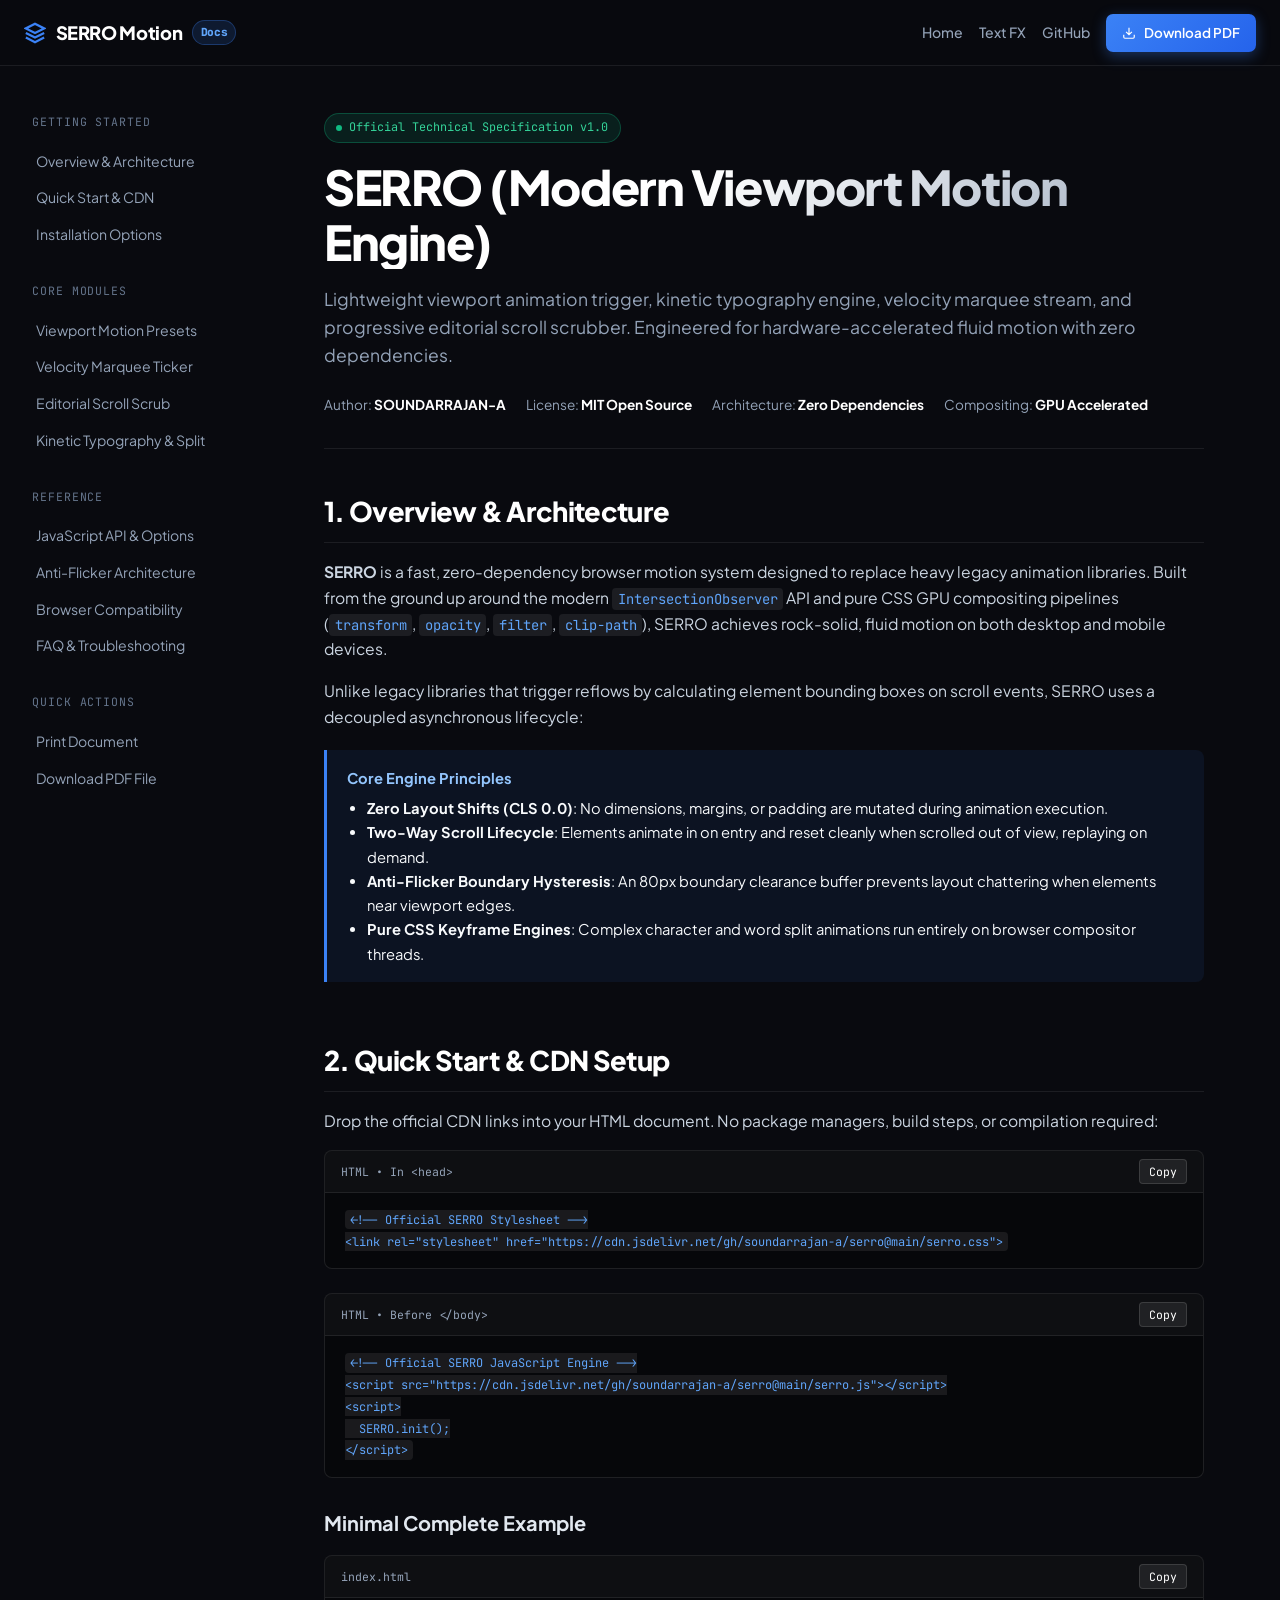
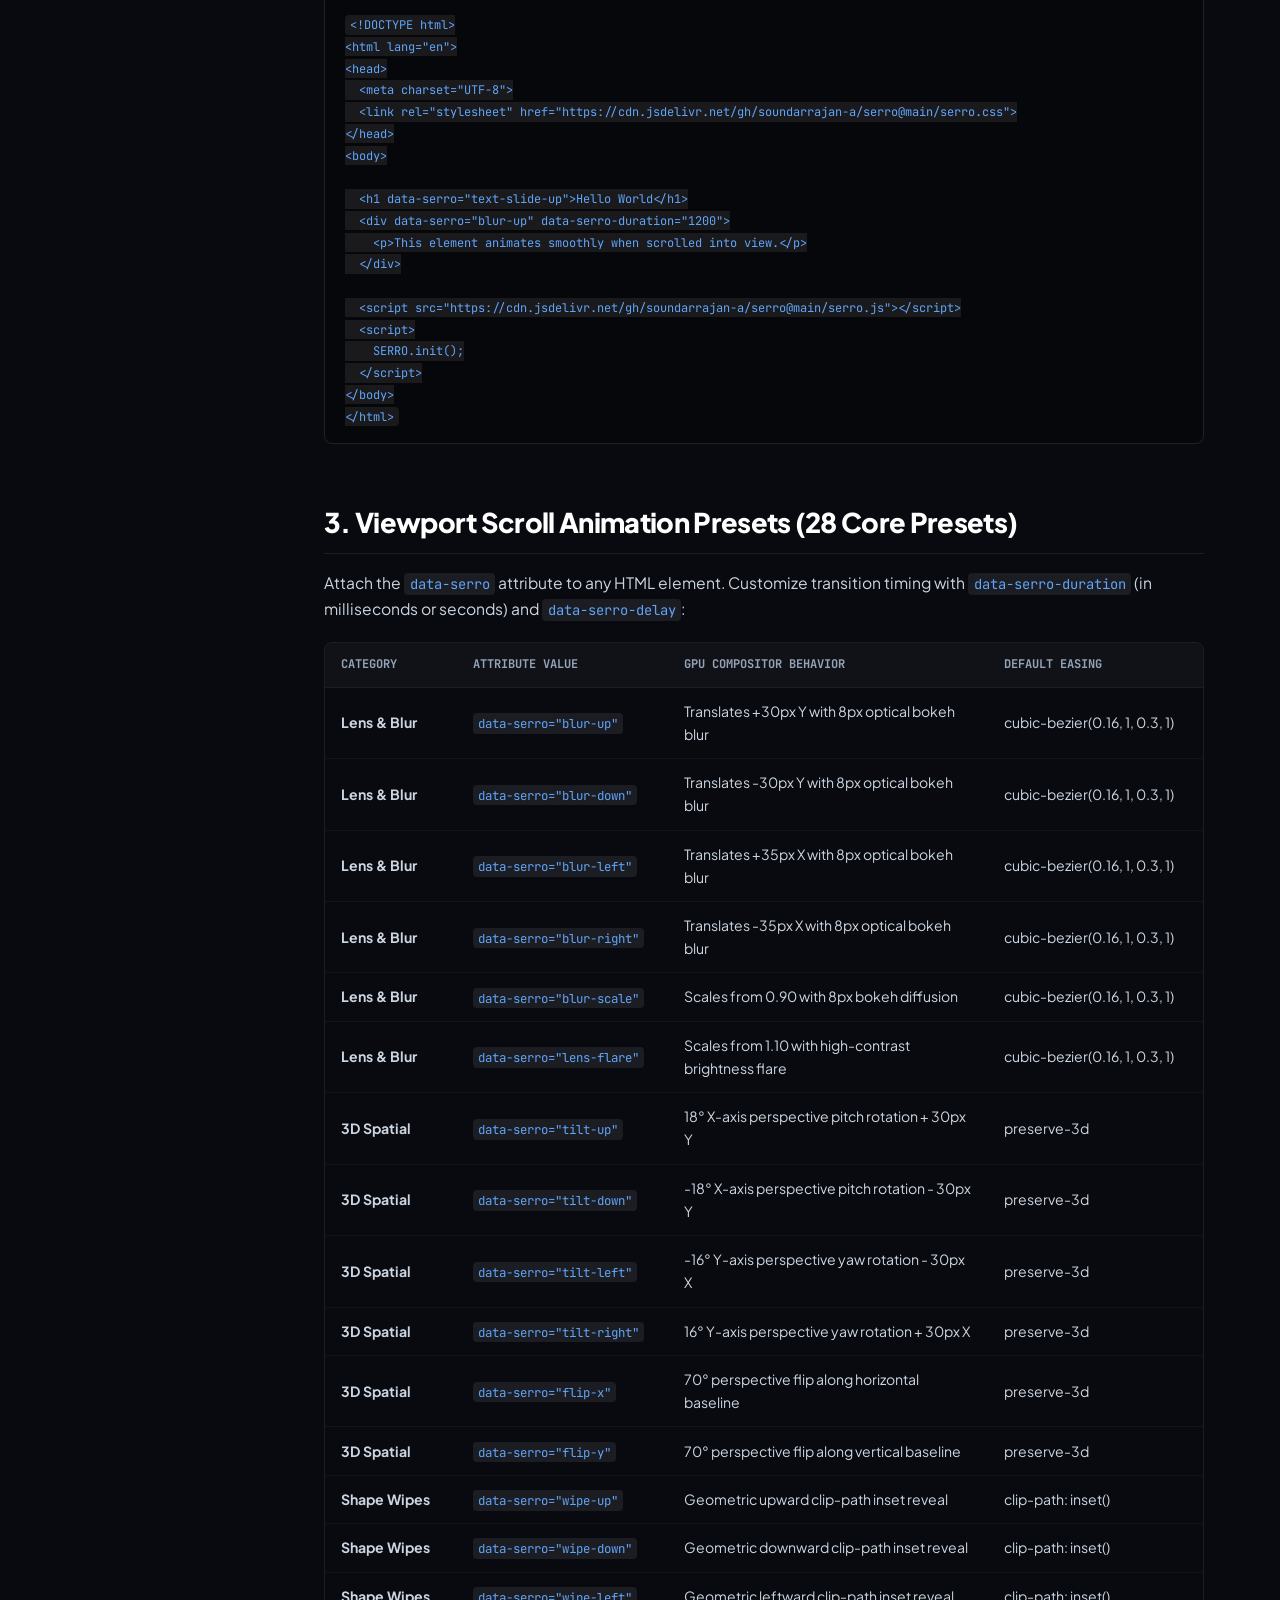
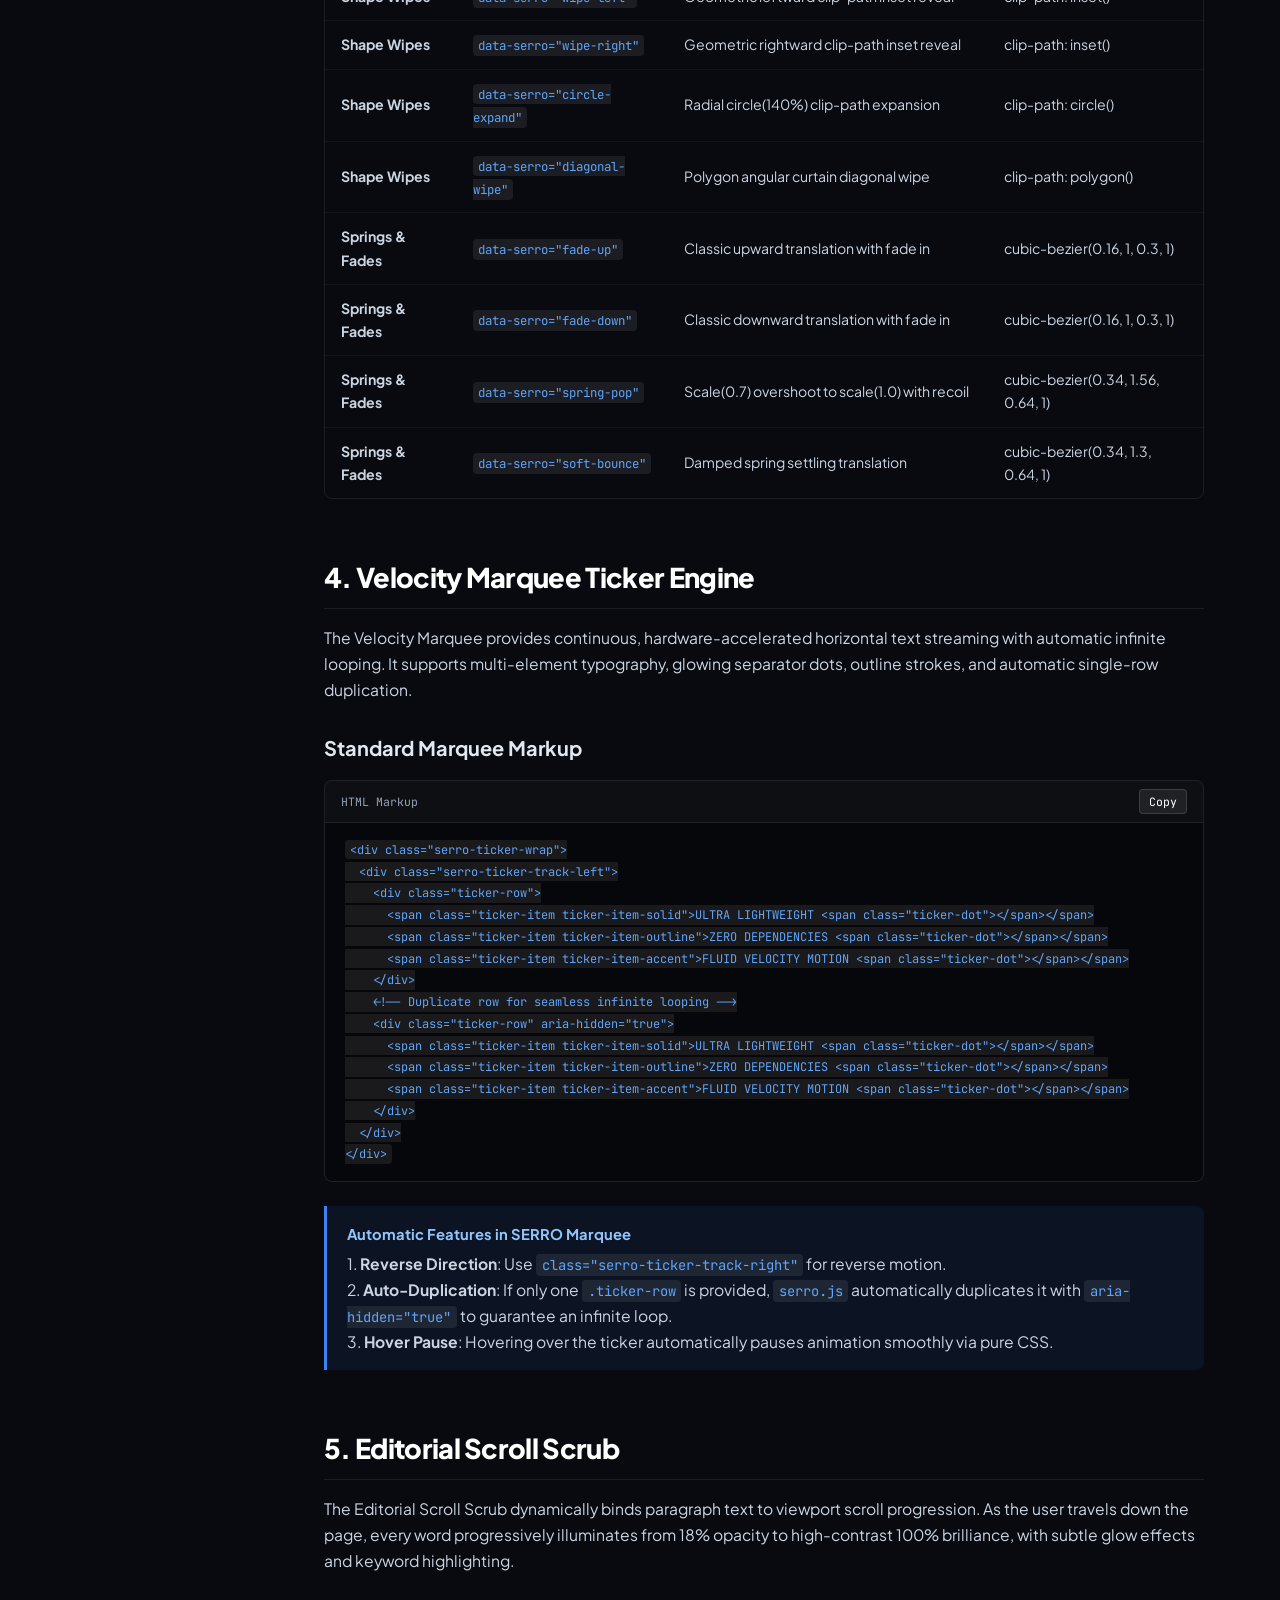
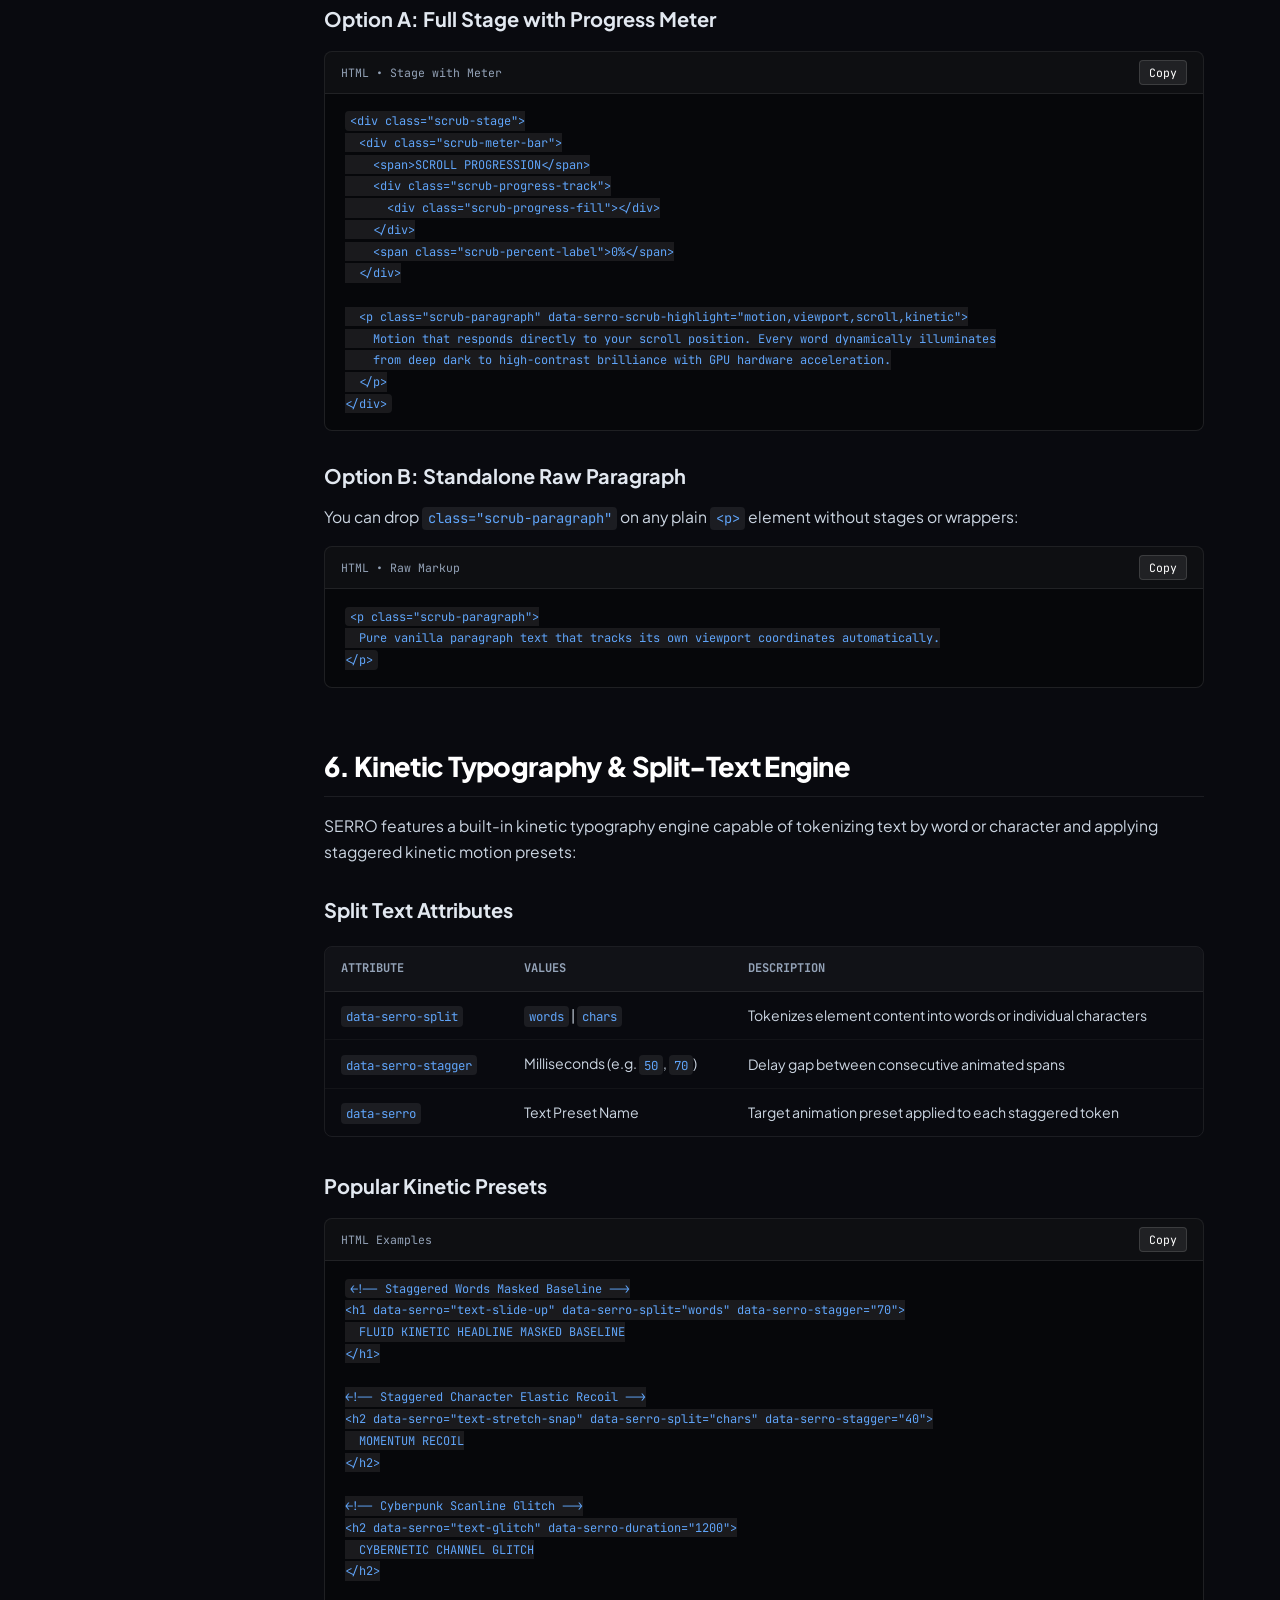
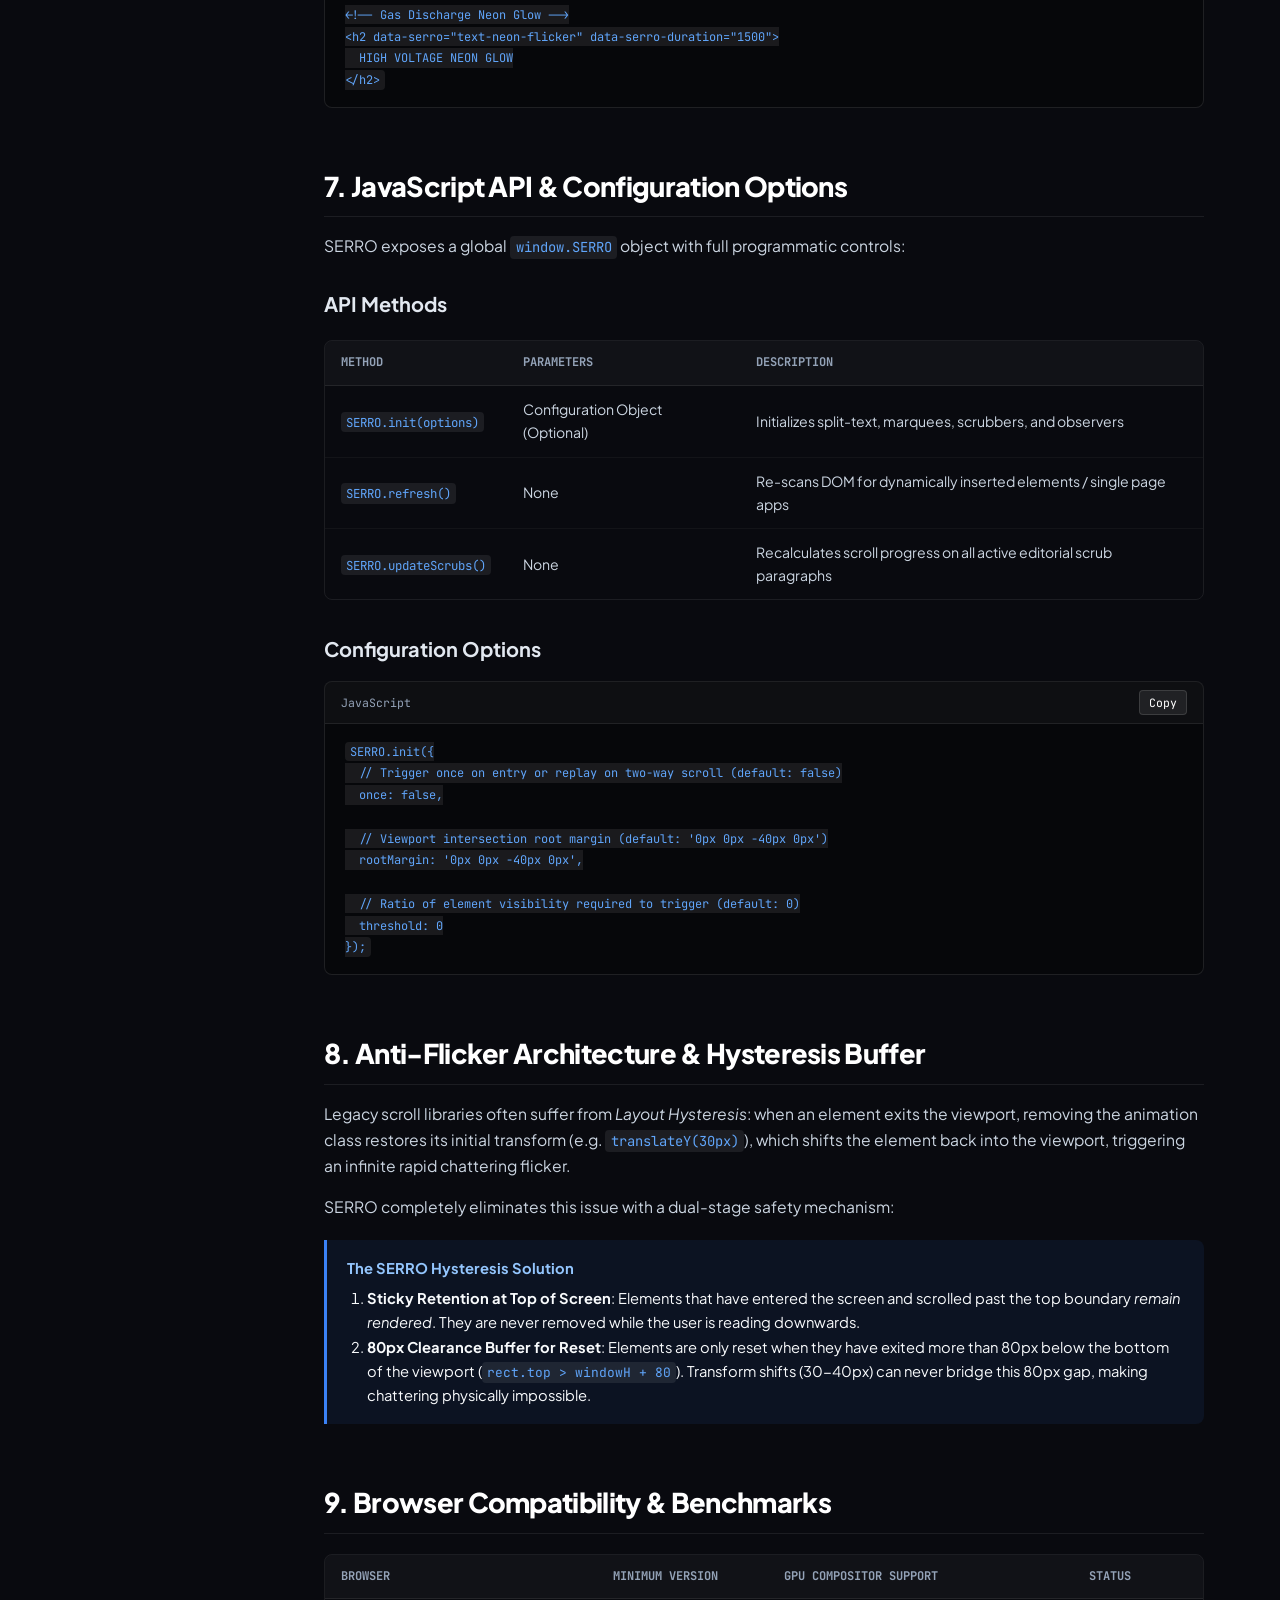
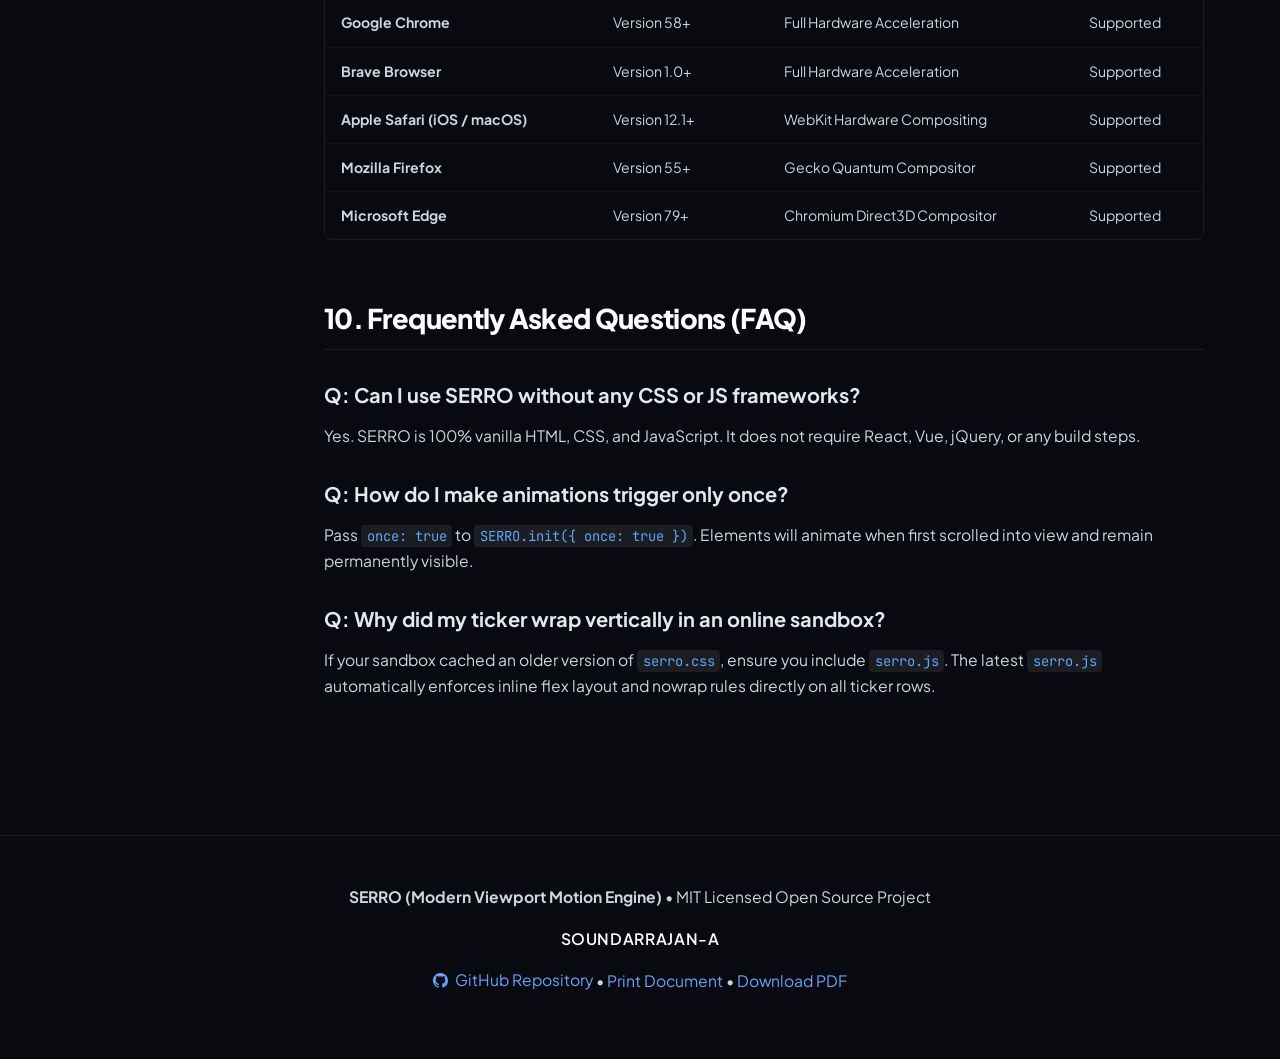
<file: docs.html>
<!DOCTYPE html>
<html lang="en">
<head>
  <meta charset="UTF-8">
  <meta name="viewport" content="width=device-width, initial-scale=1.0, viewport-fit=cover">
  
  <!-- Primary SEO Meta Tags -->
  <title>SERRO Documentation & API Reference | Modern Viewport Motion Engine</title>
  <meta name="title" content="SERRO Documentation & API Reference | Modern Viewport Motion Engine">
  <meta name="description" content="Complete official developer documentation and API reference for SERRO (Modern Viewport Motion Engine). Learn CDN install, 70+ scroll presets, kinetic typography, velocity marquees, and editorial scroll scrub. Created by SOUNDARRAJAN-A.">
  <meta name="keywords" content="SERRO documentation, scroll animation library, javascript motion engine, kinetic typography API, velocity marquee ticker, editorial scroll scrub, soundarrajan-a, web animations guide, lightweight AOS alternative, smooth web motion">
  <meta name="author" content="SOUNDARRAJAN-A">
  <meta name="robots" content="index, follow, max-snippet:-1, max-image-preview:large, max-video-preview:-1">
  <meta name="theme-color" content="#090a0f">
  <link rel="canonical" href="https://soundarrajan-a.github.io/serro/docs.html">

  <!-- Open Graph / Facebook -->
  <meta property="og:type" content="article">
  <meta property="og:site_name" content="SERRO Motion Engine">
  <meta property="og:url" content="https://soundarrajan-a.github.io/serro/docs.html">
  <meta property="og:title" content="SERRO Documentation & API Reference | Modern Viewport Motion Engine">
  <meta property="og:description" content="The complete developer manual for SERRO. 70+ GPU presets, kinetic typography, infinite marquee tickers, and editorial scroll scrub with zero dependencies.">
  <meta property="og:image" content="https://soundarrajan-a.github.io/serro/og-preview.png">
  <meta property="og:locale" content="en_US">

  <!-- Twitter / X -->
  <meta name="twitter:card" content="summary_large_image">
  <meta name="twitter:url" content="https://soundarrajan-a.github.io/serro/docs.html">
  <meta name="twitter:title" content="SERRO Documentation & API Reference | Modern Viewport Motion Engine">
  <meta name="twitter:description" content="The complete developer manual for SERRO. 70+ GPU presets, kinetic typography, infinite marquee tickers, and editorial scroll scrub with zero dependencies.">
  <meta name="twitter:image" content="https://soundarrajan-a.github.io/serro/og-preview.png">
  <meta name="twitter:creator" content="@soundarrajan">

  <!-- Schema.org TechArticle & Breadcrumb Structured Data -->
  <script type="application/ld+json">
  {
    "@context": "https://schema.org",
    "@graph": [
      {
        "@type": "TechArticle",
        "@id": "https://soundarrajan-a.github.io/serro/docs.html#article",
        "headline": "SERRO (Modern Viewport Motion Engine) Complete Developer Documentation",
        "description": "Comprehensive documentation, setup guide, and API reference for the SERRO viewport motion engine.",
        "author": {
          "@type": "Person",
          "name": "SOUNDARRAJAN-A",
          "url": "https://github.com/soundarrajan-a"
        },
        "publisher": {
          "@type": "Organization",
          "name": "SERRO Motion Engine",
          "url": "https://soundarrajan-a.github.io/serro/"
        },
        "datePublished": "2026-10-27",
        "dateModified": "2026-10-27",
        "mainEntityOfPage": "https://soundarrajan-a.github.io/serro/docs.html",
        "proficiencyLevel": "Beginner to Advanced",
        "inLanguage": "en"
      },
      {
        "@type": "BreadcrumbList",
        "itemListElement": [
          {
            "@type": "ListItem",
            "position": 1,
            "name": "SERRO Home",
            "item": "https://soundarrajan-a.github.io/serro/"
          },
          {
            "@type": "ListItem",
            "position": 2,
            "name": "Documentation & API",
            "item": "https://soundarrajan-a.github.io/serro/docs.html"
          }
        ]
      }
    ]
  }
  </script>

  <!-- Typography & Fonts -->
  <link rel="preconnect" href="https://fonts.googleapis.com">
  <link rel="preconnect" href="https://fonts.gstatic.com" crossorigin>
  <link href="https://fonts.googleapis.com/css2?family=Plus+Jakarta+Sans:wght@400;500;600;700;800&family=JetBrains+Mono:wght@400;500;600&display=swap" rel="stylesheet">
  
  <!-- Core SERRO Stylesheet -->
  <link rel="stylesheet" href="serro.css?v=1.0.2">

  <style>
    :root {
      --bg: #090a0f;
      --surface: #101524;
      --surface-border: rgba(255, 255, 255, 0.08);
      --card-border: rgba(255, 255, 255, 0.1);
      --text: #f8fafc;
      --text-muted: #94a3b8;
      --accent: #3b82f6;
      --accent-glow: rgba(59, 130, 246, 0.35);
      --success: #10b981;
      --font-sans: 'Plus Jakarta Sans', system-ui, -apple-system, sans-serif;
      --font-mono: 'JetBrains Mono', monospace;
    }

    * {
      box-sizing: border-box;
      margin: 0;
      padding: 0;
    }

    html {
      scroll-behavior: smooth;
      background: var(--bg);
      color: var(--text);
      font-family: var(--font-sans);
      overflow-x: hidden;
      line-height: 1.65;
    }

    body {
      min-height: 100vh;
      padding-top: 72px;
      position: relative;
    }

    /* Fixed GPU Composited Nav */
    nav {
      position: fixed;
      top: 0;
      left: 0;
      right: 0;
      width: 100%;
      z-index: 1000;
      background: rgba(9, 10, 15, 0.94);
      backdrop-filter: blur(16px);
      -webkit-backdrop-filter: blur(16px);
      border-bottom: 1px solid var(--surface-border);
      transform: translateZ(0);
      -webkit-transform: translateZ(0);
      will-change: transform;
    }

    .nav-container {
      max-width: 1300px;
      margin: 0 auto;
      padding: 0.85rem 1.5rem;
      display: flex;
      justify-content: space-between;
      align-items: center;
    }

    .brand {
      display: flex;
      align-items: center;
      gap: 0.6rem;
      font-weight: 800;
      font-size: 1.15rem;
      color: #fff;
      text-decoration: none;
      letter-spacing: -0.02em;
    }

    .brand-tag {
      font-family: var(--font-mono);
      font-size: 0.7rem;
      padding: 0.15rem 0.5rem;
      border-radius: 999px;
      background: rgba(59, 130, 246, 0.15);
      color: #60a5fa;
      border: 1px solid rgba(59, 130, 246, 0.3);
    }

    .nav-actions {
      display: flex;
      align-items: center;
      gap: 1rem;
    }

    .nav-link {
      color: var(--text-muted);
      text-decoration: none;
      font-size: 0.88rem;
      font-weight: 500;
      transition: color 0.15s;
    }

    .nav-link:hover { color: #fff; }

    .btn-pdf-download {
      display: inline-flex;
      align-items: center;
      gap: 0.5rem;
      background: linear-gradient(135deg, #3b82f6, #2563eb);
      color: #fff !important;
      text-decoration: none;
      padding: 0.5rem 1rem;
      border-radius: 7px;
      font-size: 0.84rem;
      font-weight: 600;
      box-shadow: 0 4px 14px rgba(59, 130, 246, 0.35);
      transition: transform 0.15s, box-shadow 0.15s;
    }

    .btn-pdf-download:hover {
      transform: translateY(-1px);
      box-shadow: 0 6px 18px rgba(59, 130, 246, 0.45);
    }

    /* Layout: Sidebar + Main Content */
    .docs-layout {
      max-width: 1300px;
      margin: 0 auto;
      display: grid;
      grid-template-columns: 260px 1fr;
      gap: 2.5rem;
      padding: 2.5rem 1.5rem 5rem;
      position: relative;
    }

    /* Sticky Sidebar Navigation */
    .docs-sidebar {
      position: sticky;
      top: 96px;
      height: calc(100vh - 120px);
      overflow-y: auto;
      padding-right: 1rem;
      scrollbar-width: thin;
      scrollbar-color: rgba(255, 255, 255, 0.1) transparent;
    }

    .sidebar-section-title {
      font-family: var(--font-mono);
      font-size: 0.72rem;
      text-transform: uppercase;
      letter-spacing: 0.08em;
      color: #64748b;
      margin-bottom: 0.75rem;
      padding-left: 0.5rem;
    }

    .sidebar-nav {
      list-style: none;
      margin-bottom: 1.75rem;
    }

    .sidebar-nav li a {
      display: block;
      color: var(--text-muted);
      text-decoration: none;
      font-size: 0.88rem;
      padding: 0.42rem 0.65rem;
      border-radius: 6px;
      border-left: 2px solid transparent;
      transition: all 0.15s;
    }

    .sidebar-nav li a:hover {
      color: #fff;
      background: rgba(255, 255, 255, 0.04);
      border-left-color: var(--accent);
    }

    /* Content Area */
    .docs-content {
      min-width: 0;
      max-width: 880px;
    }

    /* Hero Banner */
    .doc-hero {
      padding-bottom: 2rem;
      margin-bottom: 2.5rem;
      border-bottom: 1px solid var(--surface-border);
    }

    .doc-badge-pill {
      display: inline-flex;
      align-items: center;
      gap: 0.45rem;
      padding: 0.25rem 0.7rem;
      border-radius: 999px;
      background: rgba(16, 185, 129, 0.12);
      border: 1px solid rgba(16, 185, 129, 0.3);
      color: #34d399;
      font-family: var(--font-mono);
      font-size: 0.74rem;
      margin-bottom: 1rem;
    }

    .doc-hero-title {
      font-size: clamp(2rem, 4vw, 3rem);
      font-weight: 800;
      letter-spacing: -0.03em;
      line-height: 1.15;
      margin-bottom: 1rem;
      background: linear-gradient(135deg, #ffffff 40%, #94a3b8 100%);
      -webkit-background-clip: text;
      -webkit-text-fill-color: transparent;
    }

    .doc-hero-sub {
      font-size: 1.1rem;
      color: var(--text-muted);
      line-height: 1.6;
      margin-bottom: 1.5rem;
    }

    .doc-meta-row {
      display: flex;
      flex-wrap: wrap;
      gap: 1.25rem;
      align-items: center;
      font-size: 0.85rem;
      color: #94a3b8;
    }

    .doc-meta-row strong {
      color: #fff;
    }

    /* Headings & Anchors */
    .doc-section {
      margin-bottom: 3.5rem;
      scroll-margin-top: 100px;
    }

    h2.doc-h2 {
      font-size: 1.7rem;
      font-weight: 800;
      letter-spacing: -0.025em;
      color: #fff;
      margin-bottom: 1rem;
      padding-bottom: 0.5rem;
      border-bottom: 1px solid var(--surface-border);
      display: flex;
      align-items: center;
      gap: 0.65rem;
    }

    h3.doc-h3 {
      font-size: 1.25rem;
      font-weight: 700;
      color: #e2e8f0;
      margin: 1.75rem 0 0.75rem;
    }

    p {
      color: #cbd5e1;
      margin-bottom: 1rem;
      font-size: 0.98rem;
    }

    /* Code Snippet Box */
    .code-box {
      background: #06070a;
      border: 1px solid var(--card-border);
      border-radius: 8px;
      margin: 1rem 0 1.5rem;
      overflow: hidden;
    }

    .code-box-header {
      display: flex;
      justify-content: space-between;
      align-items: center;
      padding: 0.5rem 1rem;
      background: rgba(255, 255, 255, 0.03);
      border-bottom: 1px solid var(--surface-border);
      font-family: var(--font-mono);
      font-size: 0.72rem;
      color: #94a3b8;
    }

    .copy-btn {
      background: rgba(255, 255, 255, 0.08);
      border: 1px solid rgba(255, 255, 255, 0.12);
      color: #fff;
      font-size: 0.72rem;
      font-family: var(--font-mono);
      padding: 0.25rem 0.55rem;
      border-radius: 4px;
      cursor: pointer;
      transition: background 0.15s;
    }

    .copy-btn:hover { background: rgba(59, 130, 246, 0.3); }

    pre {
      padding: 1rem 1.25rem;
      overflow-x: auto;
      font-family: var(--font-mono);
      font-size: 0.85rem;
      color: #e2e8f0;
      line-height: 1.6;
    }

    code {
      font-family: var(--font-mono);
      font-size: 0.88em;
      background: rgba(255, 255, 255, 0.08);
      padding: 0.15em 0.4em;
      border-radius: 4px;
      color: #60a5fa;
    }

    /* Callout Card */
    .callout {
      border-left: 3px solid var(--accent);
      background: rgba(59, 130, 246, 0.08);
      padding: 1rem 1.25rem;
      border-radius: 0 8px 8px 0;
      margin: 1.25rem 0;
      font-size: 0.92rem;
    }

    .callout-title {
      font-weight: 700;
      color: #93c5fd;
      margin-bottom: 0.3rem;
      display: flex;
      align-items: center;
      gap: 0.45rem;
    }

    /* Reference Table */
    .ref-table-wrap {
      overflow-x: auto;
      margin: 1.25rem 0 2rem;
      border: 1px solid var(--surface-border);
      border-radius: 8px;
    }

    table.ref-table {
      width: 100%;
      border-collapse: collapse;
      text-align: left;
      font-size: 0.88rem;
    }

    table.ref-table th {
      background: rgba(255, 255, 255, 0.03);
      padding: 0.75rem 1rem;
      font-family: var(--font-mono);
      font-size: 0.75rem;
      color: #94a3b8;
      border-bottom: 1px solid var(--surface-border);
      text-transform: uppercase;
    }

    table.ref-table td {
      padding: 0.75rem 1rem;
      border-bottom: 1px solid rgba(255, 255, 255, 0.04);
      color: #cbd5e1;
    }

    table.ref-table tr:last-child td {
      border-bottom: none;
    }

    /* Footer */
    footer {
      border-top: 1px solid var(--surface-border);
      padding: 3rem 1.5rem;
      text-align: center;
      color: var(--text-muted);
      font-size: 0.85rem;
    }

    footer a { color: #60a5fa; text-decoration: none; }

    /* ==========================================================================
       PRINT SPECIFICATION FOR HIGH-RESOLUTION PDF OUTPUT
       ========================================================================== */
    @media print {
      body {
        padding-top: 0 !important;
        background: #ffffff !important;
        color: #111827 !important;
        font-size: 10.5pt !important;
        line-height: 1.5 !important;
      }

      nav, .docs-sidebar, .copy-btn, .btn-pdf-download, .no-print {
        display: none !important;
      }

      .docs-layout {
        display: block !important;
        padding: 0 !important;
        max-width: 100% !important;
      }

      .docs-content {
        max-width: 100% !important;
      }

      .doc-hero-title {
        color: #111827 !important;
        -webkit-text-fill-color: #111827 !important;
        font-size: 24pt !important;
      }

      h2.doc-h2 {
        color: #1e3a8a !important;
        border-bottom: 1.5pt solid #cbd5e1 !important;
        page-break-after: avoid;
        margin-top: 18pt !important;
        font-size: 15pt !important;
      }

      h3.doc-h3 {
        color: #1f2937 !important;
        page-break-after: avoid;
        font-size: 12pt !important;
      }

      p, li {
        color: #374151 !important;
      }

      .code-box {
        background: #f8fafc !important;
        border: 1pt solid #e2e8f0 !important;
        page-break-inside: avoid;
      }

      pre {
        color: #0f172a !important;
        font-size: 8.5pt !important;
      }

      code {
        background: #f1f5f9 !important;
        color: #1e40af !important;
        border: 0.5pt solid #e2e8f0 !important;
      }

      .callout {
        background: #f0fdf4 !important;
        border-left: 3pt solid #10b981 !important;
        color: #065f46 !important;
      }

      table.ref-table th {
        background: #f1f5f9 !important;
        color: #334155 !important;
        border-bottom: 1pt solid #cbd5e1 !important;
      }

      table.ref-table td {
        border-bottom: 0.5pt solid #e2e8f0 !important;
        color: #1e293b !important;
      }

      .page-break {
        page-break-before: always;
      }
    }

    @media (max-width: 860px) {
      .docs-layout { grid-template-columns: 1fr; }
      .docs-sidebar { display: none; }
    }
  </style>
</head>
<body>

  <!-- Fixed Top Navigation -->
  <nav class="no-print">
    <div class="nav-container">
      <a href="index.html" class="brand">
        <svg width="22" height="22" viewBox="0 0 24 24" fill="none" stroke="#3b82f6" stroke-width="2.5"><polygon points="12 2 2 7 12 12 22 7 12 2"/><polyline points="2 17 12 22 22 17"/><polyline points="2 12 12 17 22 12"/></svg>
        SERRO Motion
        <span class="brand-tag">Docs</span>
      </a>

      <div class="nav-actions">
        <a href="index.html" class="nav-link">Home</a>
        <a href="text-fx.html" class="nav-link">Text FX</a>
        <a href="https://github.com/soundarrajan-a/serro" target="_blank" rel="noopener" class="nav-link">GitHub</a>
        <a href="serro-documentation.pdf" download="serro-documentation.pdf" class="btn-pdf-download">
          <svg width="14" height="14" viewBox="0 0 24 24" fill="none" stroke="currentColor" stroke-width="2"><path d="M21 15v4a2 2 0 0 1-2 2H5a2 2 0 0 1-2-2v-4M7 10l5 5 5-5M12 15V3"/></svg>
          Download PDF
        </a>
      </div>
    </div>
  </nav>

  <!-- Docs Grid Layout -->
  <div class="docs-layout">

    <!-- Sticky Table of Contents (Desktop) -->
    <aside class="docs-sidebar no-print">
      <div class="sidebar-section-title">Getting Started</div>
      <ul class="sidebar-nav">
        <li><a href="#intro">Overview &amp; Architecture</a></li>
        <li><a href="#quickstart">Quick Start &amp; CDN</a></li>
        <li><a href="#installation">Installation Options</a></li>
      </ul>

      <div class="sidebar-section-title">Core Modules</div>
      <ul class="sidebar-nav">
        <li><a href="#presets">Viewport Motion Presets</a></li>
        <li><a href="#marquee">Velocity Marquee Ticker</a></li>
        <li><a href="#scrub">Editorial Scroll Scrub</a></li>
        <li><a href="#kinetic">Kinetic Typography &amp; Split</a></li>
      </ul>

      <div class="sidebar-section-title">Reference</div>
      <ul class="sidebar-nav">
        <li><a href="#api">JavaScript API &amp; Options</a></li>
        <li><a href="#antiflicker">Anti-Flicker Architecture</a></li>
        <li><a href="#browser-support">Browser Compatibility</a></li>
        <li><a href="#faq">FAQ &amp; Troubleshooting</a></li>
      </ul>

      <div class="sidebar-section-title">Quick Actions</div>
      <ul class="sidebar-nav">
        <li><a href="javascript:window.print()">Print Document</a></li>
        <li><a href="serro-documentation.pdf" download="serro-documentation.pdf">Download PDF File</a></li>
      </ul>
    </aside>

    <!-- Main Content Stream -->
    <main class="docs-content">

      <!-- Hero Header -->
      <header class="doc-hero">
        <div class="doc-badge-pill">
          <span style="display:inline-block;width:6px;height:6px;border-radius:50%;background:#10b981;"></span>
          Official Technical Specification v1.0
        </div>
        <h1 class="doc-hero-title">SERRO (Modern Viewport Motion Engine)</h1>
        <p class="doc-hero-sub">
          Lightweight viewport animation trigger, kinetic typography engine, velocity marquee stream, and progressive editorial scroll scrubber. Engineered for hardware-accelerated fluid motion with zero dependencies.
        </p>

        <div class="doc-meta-row">
          <div>Author: <strong>SOUNDARRAJAN-A</strong></div>
          <div>License: <strong>MIT Open Source</strong></div>
          <div>Architecture: <strong>Zero Dependencies</strong></div>
          <div>Compositing: <strong>GPU Accelerated</strong></div>
        </div>
      </header>

      <!-- SECTION 1: OVERVIEW & ARCHITECTURE -->
      <section class="doc-section" id="intro">
        <h2 class="doc-h2">1. Overview &amp; Architecture</h2>
        <p>
          <strong>SERRO</strong> is a fast, zero-dependency browser motion system designed to replace heavy legacy animation libraries. Built from the ground up around the modern <code>IntersectionObserver</code> API and pure CSS GPU compositing pipelines (<code>transform</code>, <code>opacity</code>, <code>filter</code>, <code>clip-path</code>), SERRO achieves rock-solid, fluid motion on both desktop and mobile devices.
        </p>
        <p>
          Unlike legacy libraries that trigger reflows by calculating element bounding boxes on scroll events, SERRO uses a decoupled asynchronous lifecycle:
        </p>
        <div class="callout">
          <div class="callout-title">Core Engine Principles</div>
          <ul style="padding-left: 1.25rem; margin-top: 0.35rem;">
            <li><strong>Zero Layout Shifts (CLS 0.0)</strong>: No dimensions, margins, or padding are mutated during animation execution.</li>
            <li><strong>Two-Way Scroll Lifecycle</strong>: Elements animate in on entry and reset cleanly when scrolled out of view, replaying on demand.</li>
            <li><strong>Anti-Flicker Boundary Hysteresis</strong>: An 80px boundary clearance buffer prevents layout chattering when elements near viewport edges.</li>
            <li><strong>Pure CSS Keyframe Engines</strong>: Complex character and word split animations run entirely on browser compositor threads.</li>
          </ul>
        </div>
      </section>

      <!-- SECTION 2: QUICK START & CDN -->
      <section class="doc-section" id="quickstart">
        <h2 class="doc-h2">2. Quick Start &amp; CDN Setup</h2>
        <p>
          Drop the official CDN links into your HTML document. No package managers, build steps, or compilation required:
        </p>

        <div class="code-box">
          <div class="code-box-header">
            <span>HTML &bull; In &lt;head&gt;</span>
            <button class="copy-btn" onclick="copyCode(this)">Copy</button>
          </div>
          <pre><code>&lt;!-- Official SERRO Stylesheet --&gt;
&lt;link rel="stylesheet" href="https://cdn.jsdelivr.net/gh/soundarrajan-a/serro@main/serro.css"&gt;</code></pre>
        </div>

        <div class="code-box">
          <div class="code-box-header">
            <span>HTML &bull; Before &lt;/body&gt;</span>
            <button class="copy-btn" onclick="copyCode(this)">Copy</button>
          </div>
          <pre><code>&lt;!-- Official SERRO JavaScript Engine --&gt;
&lt;script src="https://cdn.jsdelivr.net/gh/soundarrajan-a/serro@main/serro.js"&gt;&lt;/script&gt;
&lt;script&gt;
  SERRO.init();
&lt;/script&gt;</code></pre>
        </div>

        <h3 class="doc-h3">Minimal Complete Example</h3>
        <div class="code-box">
          <div class="code-box-header">
            <span>index.html</span>
            <button class="copy-btn" onclick="copyCode(this)">Copy</button>
          </div>
          <pre><code>&lt;!DOCTYPE html&gt;
&lt;html lang="en"&gt;
&lt;head&gt;
  &lt;meta charset="UTF-8"&gt;
  &lt;link rel="stylesheet" href="https://cdn.jsdelivr.net/gh/soundarrajan-a/serro@main/serro.css"&gt;
&lt;/head&gt;
&lt;body&gt;

  &lt;h1 data-serro="text-slide-up"&gt;Hello World&lt;/h1&gt;
  &lt;div data-serro="blur-up" data-serro-duration="1200"&gt;
    &lt;p&gt;This element animates smoothly when scrolled into view.&lt;/p&gt;
  &lt;/div&gt;

  &lt;script src="https://cdn.jsdelivr.net/gh/soundarrajan-a/serro@main/serro.js"&gt;&lt;/script&gt;
  &lt;script&gt;
    SERRO.init();
  &lt;/script&gt;
&lt;/body&gt;
&lt;/html&gt;</code></pre>
        </div>
      </section>

      <!-- SECTION 3: VIEWPORT ANIMATION PRESETS -->
      <section class="doc-section page-break" id="presets">
        <h2 class="doc-h2">3. Viewport Scroll Animation Presets (28 Core Presets)</h2>
        <p>
          Attach the <code>data-serro</code> attribute to any HTML element. Customize transition timing with <code>data-serro-duration</code> (in milliseconds or seconds) and <code>data-serro-delay</code>:
        </p>

        <div class="ref-table-wrap">
          <table class="ref-table">
            <thead>
              <tr>
                <th>Category</th>
                <th>Attribute Value</th>
                <th>GPU Compositor Behavior</th>
                <th>Default Easing</th>
              </tr>
            </thead>
            <tbody>
              <tr>
                <td><strong>Lens &amp; Blur</strong></td>
                <td><code>data-serro="blur-up"</code></td>
                <td>Translates +30px Y with 8px optical bokeh blur</td>
                <td>cubic-bezier(0.16, 1, 0.3, 1)</td>
              </tr>
              <tr>
                <td><strong>Lens &amp; Blur</strong></td>
                <td><code>data-serro="blur-down"</code></td>
                <td>Translates -30px Y with 8px optical bokeh blur</td>
                <td>cubic-bezier(0.16, 1, 0.3, 1)</td>
              </tr>
              <tr>
                <td><strong>Lens &amp; Blur</strong></td>
                <td><code>data-serro="blur-left"</code></td>
                <td>Translates +35px X with 8px optical bokeh blur</td>
                <td>cubic-bezier(0.16, 1, 0.3, 1)</td>
              </tr>
              <tr>
                <td><strong>Lens &amp; Blur</strong></td>
                <td><code>data-serro="blur-right"</code></td>
                <td>Translates -35px X with 8px optical bokeh blur</td>
                <td>cubic-bezier(0.16, 1, 0.3, 1)</td>
              </tr>
              <tr>
                <td><strong>Lens &amp; Blur</strong></td>
                <td><code>data-serro="blur-scale"</code></td>
                <td>Scales from 0.90 with 8px bokeh diffusion</td>
                <td>cubic-bezier(0.16, 1, 0.3, 1)</td>
              </tr>
              <tr>
                <td><strong>Lens &amp; Blur</strong></td>
                <td><code>data-serro="lens-flare"</code></td>
                <td>Scales from 1.10 with high-contrast brightness flare</td>
                <td>cubic-bezier(0.16, 1, 0.3, 1)</td>
              </tr>
              <tr>
                <td><strong>3D Spatial</strong></td>
                <td><code>data-serro="tilt-up"</code></td>
                <td>18&deg; X-axis perspective pitch rotation + 30px Y</td>
                <td>preserve-3d</td>
              </tr>
              <tr>
                <td><strong>3D Spatial</strong></td>
                <td><code>data-serro="tilt-down"</code></td>
                <td>-18&deg; X-axis perspective pitch rotation - 30px Y</td>
                <td>preserve-3d</td>
              </tr>
              <tr>
                <td><strong>3D Spatial</strong></td>
                <td><code>data-serro="tilt-left"</code></td>
                <td>-16&deg; Y-axis perspective yaw rotation - 30px X</td>
                <td>preserve-3d</td>
              </tr>
              <tr>
                <td><strong>3D Spatial</strong></td>
                <td><code>data-serro="tilt-right"</code></td>
                <td>16&deg; Y-axis perspective yaw rotation + 30px X</td>
                <td>preserve-3d</td>
              </tr>
              <tr>
                <td><strong>3D Spatial</strong></td>
                <td><code>data-serro="flip-x"</code></td>
                <td>70&deg; perspective flip along horizontal baseline</td>
                <td>preserve-3d</td>
              </tr>
              <tr>
                <td><strong>3D Spatial</strong></td>
                <td><code>data-serro="flip-y"</code></td>
                <td>70&deg; perspective flip along vertical baseline</td>
                <td>preserve-3d</td>
              </tr>
              <tr>
                <td><strong>Shape Wipes</strong></td>
                <td><code>data-serro="wipe-up"</code></td>
                <td>Geometric upward clip-path inset reveal</td>
                <td>clip-path: inset()</td>
              </tr>
              <tr>
                <td><strong>Shape Wipes</strong></td>
                <td><code>data-serro="wipe-down"</code></td>
                <td>Geometric downward clip-path inset reveal</td>
                <td>clip-path: inset()</td>
              </tr>
              <tr>
                <td><strong>Shape Wipes</strong></td>
                <td><code>data-serro="wipe-left"</code></td>
                <td>Geometric leftward clip-path inset reveal</td>
                <td>clip-path: inset()</td>
              </tr>
              <tr>
                <td><strong>Shape Wipes</strong></td>
                <td><code>data-serro="wipe-right"</code></td>
                <td>Geometric rightward clip-path inset reveal</td>
                <td>clip-path: inset()</td>
              </tr>
              <tr>
                <td><strong>Shape Wipes</strong></td>
                <td><code>data-serro="circle-expand"</code></td>
                <td>Radial circle(140%) clip-path expansion</td>
                <td>clip-path: circle()</td>
              </tr>
              <tr>
                <td><strong>Shape Wipes</strong></td>
                <td><code>data-serro="diagonal-wipe"</code></td>
                <td>Polygon angular curtain diagonal wipe</td>
                <td>clip-path: polygon()</td>
              </tr>
              <tr>
                <td><strong>Springs &amp; Fades</strong></td>
                <td><code>data-serro="fade-up"</code></td>
                <td>Classic upward translation with fade in</td>
                <td>cubic-bezier(0.16, 1, 0.3, 1)</td>
              </tr>
              <tr>
                <td><strong>Springs &amp; Fades</strong></td>
                <td><code>data-serro="fade-down"</code></td>
                <td>Classic downward translation with fade in</td>
                <td>cubic-bezier(0.16, 1, 0.3, 1)</td>
              </tr>
              <tr>
                <td><strong>Springs &amp; Fades</strong></td>
                <td><code>data-serro="spring-pop"</code></td>
                <td>Scale(0.7) overshoot to scale(1.0) with recoil</td>
                <td>cubic-bezier(0.34, 1.56, 0.64, 1)</td>
              </tr>
              <tr>
                <td><strong>Springs &amp; Fades</strong></td>
                <td><code>data-serro="soft-bounce"</code></td>
                <td>Damped spring settling translation</td>
                <td>cubic-bezier(0.34, 1.3, 0.64, 1)</td>
              </tr>
            </tbody>
          </table>
        </div>
      </section>

      <!-- SECTION 4: VELOCITY MARQUEE TICKER -->
      <section class="doc-section" id="marquee">
        <h2 class="doc-h2">4. Velocity Marquee Ticker Engine</h2>
        <p>
          The Velocity Marquee provides continuous, hardware-accelerated horizontal text streaming with automatic infinite looping. It supports multi-element typography, glowing separator dots, outline strokes, and automatic single-row duplication.
        </p>

        <h3 class="doc-h3">Standard Marquee Markup</h3>
        <div class="code-box">
          <div class="code-box-header">
            <span>HTML Markup</span>
            <button class="copy-btn" onclick="copyCode(this)">Copy</button>
          </div>
          <pre><code>&lt;div class="serro-ticker-wrap"&gt;
  &lt;div class="serro-ticker-track-left"&gt;
    &lt;div class="ticker-row"&gt;
      &lt;span class="ticker-item ticker-item-solid"&gt;ULTRA LIGHTWEIGHT &lt;span class="ticker-dot"&gt;&lt;/span&gt;&lt;/span&gt;
      &lt;span class="ticker-item ticker-item-outline"&gt;ZERO DEPENDENCIES &lt;span class="ticker-dot"&gt;&lt;/span&gt;&lt;/span&gt;
      &lt;span class="ticker-item ticker-item-accent"&gt;FLUID VELOCITY MOTION &lt;span class="ticker-dot"&gt;&lt;/span&gt;&lt;/span&gt;
    &lt;/div&gt;
    &lt;!-- Duplicate row for seamless infinite looping --&gt;
    &lt;div class="ticker-row" aria-hidden="true"&gt;
      &lt;span class="ticker-item ticker-item-solid"&gt;ULTRA LIGHTWEIGHT &lt;span class="ticker-dot"&gt;&lt;/span&gt;&lt;/span&gt;
      &lt;span class="ticker-item ticker-item-outline"&gt;ZERO DEPENDENCIES &lt;span class="ticker-dot"&gt;&lt;/span&gt;&lt;/span&gt;
      &lt;span class="ticker-item ticker-item-accent"&gt;FLUID VELOCITY MOTION &lt;span class="ticker-dot"&gt;&lt;/span&gt;&lt;/span&gt;
    &lt;/div&gt;
  &lt;/div&gt;
&lt;/div&gt;</code></pre>
        </div>

        <div class="callout">
          <div class="callout-title">Automatic Features in SERRO Marquee</div>
          <p style="margin: 0;">
            1. <strong>Reverse Direction</strong>: Use <code>class="serro-ticker-track-right"</code> for reverse motion.<br>
            2. <strong>Auto-Duplication</strong>: If only one <code>.ticker-row</code> is provided, <code>serro.js</code> automatically duplicates it with <code>aria-hidden="true"</code> to guarantee an infinite loop.<br>
            3. <strong>Hover Pause</strong>: Hovering over the ticker automatically pauses animation smoothly via pure CSS.
          </p>
        </div>
      </section>

      <!-- SECTION 5: EDITORIAL SCROLL SCRUB -->
      <section class="doc-section page-break" id="scrub">
        <h2 class="doc-h2">5. Editorial Scroll Scrub</h2>
        <p>
          The Editorial Scroll Scrub dynamically binds paragraph text to viewport scroll progression. As the user travels down the page, every word progressively illuminates from 18% opacity to high-contrast 100% brilliance, with subtle glow effects and keyword highlighting.
        </p>

        <h3 class="doc-h3">Option A: Full Stage with Progress Meter</h3>
        <div class="code-box">
          <div class="code-box-header">
            <span>HTML &bull; Stage with Meter</span>
            <button class="copy-btn" onclick="copyCode(this)">Copy</button>
          </div>
          <pre><code>&lt;div class="scrub-stage"&gt;
  &lt;div class="scrub-meter-bar"&gt;
    &lt;span&gt;SCROLL PROGRESSION&lt;/span&gt;
    &lt;div class="scrub-progress-track"&gt;
      &lt;div class="scrub-progress-fill"&gt;&lt;/div&gt;
    &lt;/div&gt;
    &lt;span class="scrub-percent-label"&gt;0%&lt;/span&gt;
  &lt;/div&gt;

  &lt;p class="scrub-paragraph" data-serro-scrub-highlight="motion,viewport,scroll,kinetic"&gt;
    Motion that responds directly to your scroll position. Every word dynamically illuminates
    from deep dark to high-contrast brilliance with GPU hardware acceleration.
  &lt;/p&gt;
&lt;/div&gt;</code></pre>
        </div>

        <h3 class="doc-h3">Option B: Standalone Raw Paragraph</h3>
        <p>
          You can drop <code>class="scrub-paragraph"</code> on any plain <code>&lt;p&gt;</code> element without stages or wrappers:
        </p>
        <div class="code-box">
          <div class="code-box-header">
            <span>HTML &bull; Raw Markup</span>
            <button class="copy-btn" onclick="copyCode(this)">Copy</button>
          </div>
          <pre><code>&lt;p class="scrub-paragraph"&gt;
  Pure vanilla paragraph text that tracks its own viewport coordinates automatically.
&lt;/p&gt;</code></pre>
        </div>
      </section>

      <!-- SECTION 6: KINETIC TYPOGRAPHY -->
      <section class="doc-section" id="kinetic">
        <h2 class="doc-h2">6. Kinetic Typography &amp; Split-Text Engine</h2>
        <p>
          SERRO features a built-in kinetic typography engine capable of tokenizing text by word or character and applying staggered kinetic motion presets:
        </p>

        <h3 class="doc-h3">Split Text Attributes</h3>
        <div class="ref-table-wrap">
          <table class="ref-table">
            <thead>
              <tr>
                <th>Attribute</th>
                <th>Values</th>
                <th>Description</th>
              </tr>
            </thead>
            <tbody>
              <tr>
                <td><code>data-serro-split</code></td>
                <td><code>words</code> | <code>chars</code></td>
                <td>Tokenizes element content into words or individual characters</td>
              </tr>
              <tr>
                <td><code>data-serro-stagger</code></td>
                <td>Milliseconds (e.g. <code>50</code>, <code>70</code>)</td>
                <td>Delay gap between consecutive animated spans</td>
              </tr>
              <tr>
                <td><code>data-serro</code></td>
                <td>Text Preset Name</td>
                <td>Target animation preset applied to each staggered token</td>
              </tr>
            </tbody>
          </table>
        </div>

        <h3 class="doc-h3">Popular Kinetic Presets</h3>
        <div class="code-box">
          <div class="code-box-header">
            <span>HTML Examples</span>
            <button class="copy-btn" onclick="copyCode(this)">Copy</button>
          </div>
          <pre><code>&lt;!-- Staggered Words Masked Baseline --&gt;
&lt;h1 data-serro="text-slide-up" data-serro-split="words" data-serro-stagger="70"&gt;
  FLUID KINETIC HEADLINE MASKED BASELINE
&lt;/h1&gt;

&lt;!-- Staggered Character Elastic Recoil --&gt;
&lt;h2 data-serro="text-stretch-snap" data-serro-split="chars" data-serro-stagger="40"&gt;
  MOMENTUM RECOIL
&lt;/h2&gt;

&lt;!-- Cyberpunk Scanline Glitch --&gt;
&lt;h2 data-serro="text-glitch" data-serro-duration="1200"&gt;
  CYBERNETIC CHANNEL GLITCH
&lt;/h2&gt;

&lt;!-- Gas Discharge Neon Glow --&gt;
&lt;h2 data-serro="text-neon-flicker" data-serro-duration="1500"&gt;
  HIGH VOLTAGE NEON GLOW
&lt;/h2&gt;</code></pre>
        </div>
      </section>

      <!-- SECTION 7: JAVASCRIPT API -->
      <section class="doc-section page-break" id="api">
        <h2 class="doc-h2">7. JavaScript API &amp; Configuration Options</h2>
        <p>
          SERRO exposes a global <code>window.SERRO</code> object with full programmatic controls:
        </p>

        <h3 class="doc-h3">API Methods</h3>
        <div class="ref-table-wrap">
          <table class="ref-table">
            <thead>
              <tr>
                <th>Method</th>
                <th>Parameters</th>
                <th>Description</th>
              </tr>
            </thead>
            <tbody>
              <tr>
                <td><code>SERRO.init(options)</code></td>
                <td>Configuration Object (Optional)</td>
                <td>Initializes split-text, marquees, scrubbers, and observers</td>
              </tr>
              <tr>
                <td><code>SERRO.refresh()</code></td>
                <td>None</td>
                <td>Re-scans DOM for dynamically inserted elements / single page apps</td>
              </tr>
              <tr>
                <td><code>SERRO.updateScrubs()</code></td>
                <td>None</td>
                <td>Recalculates scroll progress on all active editorial scrub paragraphs</td>
              </tr>
            </tbody>
          </table>
        </div>

        <h3 class="doc-h3">Configuration Options</h3>
        <div class="code-box">
          <div class="code-box-header">
            <span>JavaScript</span>
            <button class="copy-btn" onclick="copyCode(this)">Copy</button>
          </div>
          <pre><code>SERRO.init({
  // Trigger once on entry or replay on two-way scroll (default: false)
  once: false,

  // Viewport intersection root margin (default: '0px 0px -40px 0px')
  rootMargin: '0px 0px -40px 0px',

  // Ratio of element visibility required to trigger (default: 0)
  threshold: 0
});</code></pre>
        </div>
      </section>

      <!-- SECTION 8: ANTI-FLICKER ARCHITECTURE -->
      <section class="doc-section" id="antiflicker">
        <h2 class="doc-h2">8. Anti-Flicker Architecture &amp; Hysteresis Buffer</h2>
        <p>
          Legacy scroll libraries often suffer from <em>Layout Hysteresis</em>: when an element exits the viewport, removing the animation class restores its initial transform (e.g. <code>translateY(30px)</code>), which shifts the element back into the viewport, triggering an infinite rapid chattering flicker.
        </p>
        <p>
          SERRO completely eliminates this issue with a dual-stage safety mechanism:
        </p>
        <div class="callout">
          <div class="callout-title">The SERRO Hysteresis Solution</div>
          <ol style="padding-left: 1.25rem; margin-top: 0.35rem;">
            <li><strong>Sticky Retention at Top of Screen</strong>: Elements that have entered the screen and scrolled past the top boundary <em>remain rendered</em>. They are never removed while the user is reading downwards.</li>
            <li><strong>80px Clearance Buffer for Reset</strong>: Elements are only reset when they have exited more than 80px below the bottom of the viewport (<code>rect.top &gt; windowH + 80</code>). Transform shifts (30-40px) can never bridge this 80px gap, making chattering physically impossible.</li>
          </ol>
        </div>
      </section>

      <!-- SECTION 9: BROWSER COMPATIBILITY -->
      <section class="doc-section" id="browser-support">
        <h2 class="doc-h2">9. Browser Compatibility &amp; Benchmarks</h2>
        <div class="ref-table-wrap">
          <table class="ref-table">
            <thead>
              <tr>
                <th>Browser</th>
                <th>Minimum Version</th>
                <th>GPU Compositor Support</th>
                <th>Status</th>
              </tr>
            </thead>
            <tbody>
              <tr>
                <td><strong>Google Chrome</strong></td>
                <td>Version 58+</td>
                <td>Full Hardware Acceleration</td>
                <td>Supported</td>
              </tr>
              <tr>
                <td><strong>Brave Browser</strong></td>
                <td>Version 1.0+</td>
                <td>Full Hardware Acceleration</td>
                <td>Supported</td>
              </tr>
              <tr>
                <td><strong>Apple Safari (iOS / macOS)</strong></td>
                <td>Version 12.1+</td>
                <td>WebKit Hardware Compositing</td>
                <td>Supported</td>
              </tr>
              <tr>
                <td><strong>Mozilla Firefox</strong></td>
                <td>Version 55+</td>
                <td>Gecko Quantum Compositor</td>
                <td>Supported</td>
              </tr>
              <tr>
                <td><strong>Microsoft Edge</strong></td>
                <td>Version 79+</td>
                <td>Chromium Direct3D Compositor</td>
                <td>Supported</td>
              </tr>
            </tbody>
          </table>
        </div>
      </section>

      <!-- SECTION 10: FAQ & TROUBLESHOOTING -->
      <section class="doc-section" id="faq">
        <h2 class="doc-h2">10. Frequently Asked Questions (FAQ)</h2>

        <h3 class="doc-h3">Q: Can I use SERRO without any CSS or JS frameworks?</h3>
        <p>
          Yes. SERRO is 100% vanilla HTML, CSS, and JavaScript. It does not require React, Vue, jQuery, or any build steps.
        </p>

        <h3 class="doc-h3">Q: How do I make animations trigger only once?</h3>
        <p>
          Pass <code>once: true</code> to <code>SERRO.init({ once: true })</code>. Elements will animate when first scrolled into view and remain permanently visible.
        </p>

        <h3 class="doc-h3">Q: Why did my ticker wrap vertically in an online sandbox?</h3>
        <p>
          If your sandbox cached an older version of <code>serro.css</code>, ensure you include <code>serro.js</code>. The latest <code>serro.js</code> automatically enforces inline flex layout and nowrap rules directly on all ticker rows.
        </p>
      </section>

    </main>
  </div>

  <!-- Footer -->
  <footer class="no-print">
    <p><strong>SERRO (Modern Viewport Motion Engine)</strong> &bull; MIT Licensed Open Source Project</p>
    <p style="margin-top: 0.4rem; font-weight: 600; letter-spacing: 0.04em; color: var(--text);">SOUNDARRAJAN-A</p>
    <p style="margin-top: 0.75rem;">
      <a href="https://github.com/soundarrajan-a/serro" target="_blank" style="display:inline-flex;align-items:center;gap:0.4rem;">
        <svg width="15" height="15" viewBox="0 0 24 24" fill="currentColor"><path d="M12 0C5.37 0 0 5.37 0 12c0 5.31 3.435 9.795 8.205 11.385.6.105.825-.255.825-.57 0-.285-.015-1.23-.015-2.235-3.015.555-3.795-.735-4.035-1.41-.135-.345-.72-1.41-1.23-1.695-.42-.225-1.02-.78-.015-.795.945-.015 1.62.87 1.845 1.23 1.08 1.815 2.805 1.305 3.495.99.105-.78.42-1.305.765-1.605-2.67-.3-5.46-1.335-5.46-5.925 0-1.305.465-2.385 1.23-3.225-.12-.3-.54-1.53.12-3.18 0 0 1.005-.315 3.3 1.23.96-.27 1.98-.405 3-.405s2.04.135 3 .405c2.295-1.56 3.3-1.23 3.3-1.23.66 1.65.24 2.88.12 3.18.765.84 1.23 1.905 1.23 3.225 0 4.605-2.805 5.625-5.475 5.925.435.375.81 1.095.81 2.22 0 1.605-.015 2.895-.015 3.3 0 .315.225.69.825.57A12.02 12.02 0 0 0 24 12c0-6.63-5.37-12-12-12z"/></svg>
        GitHub Repository
      </a>
      &bull;
      <a href="javascript:window.print()">Print Document</a>
      &bull;
      <a href="serro-documentation.pdf" download="serro-documentation.pdf">Download PDF</a>
    </p>
  </footer>

  <!-- Scripts -->
  <script src="serro.js?v=1.0.2"></script>
  <script>
    function copyCode(btn) {
      const code = btn.closest('.code-box').querySelector('pre').textContent;
      navigator.clipboard.writeText(code).then(() => {
        const orig = btn.textContent;
        btn.textContent = 'Copied!';
        setTimeout(() => btn.textContent = orig, 1800);
      });
    }
  </script>
</body>
</html>
</file>
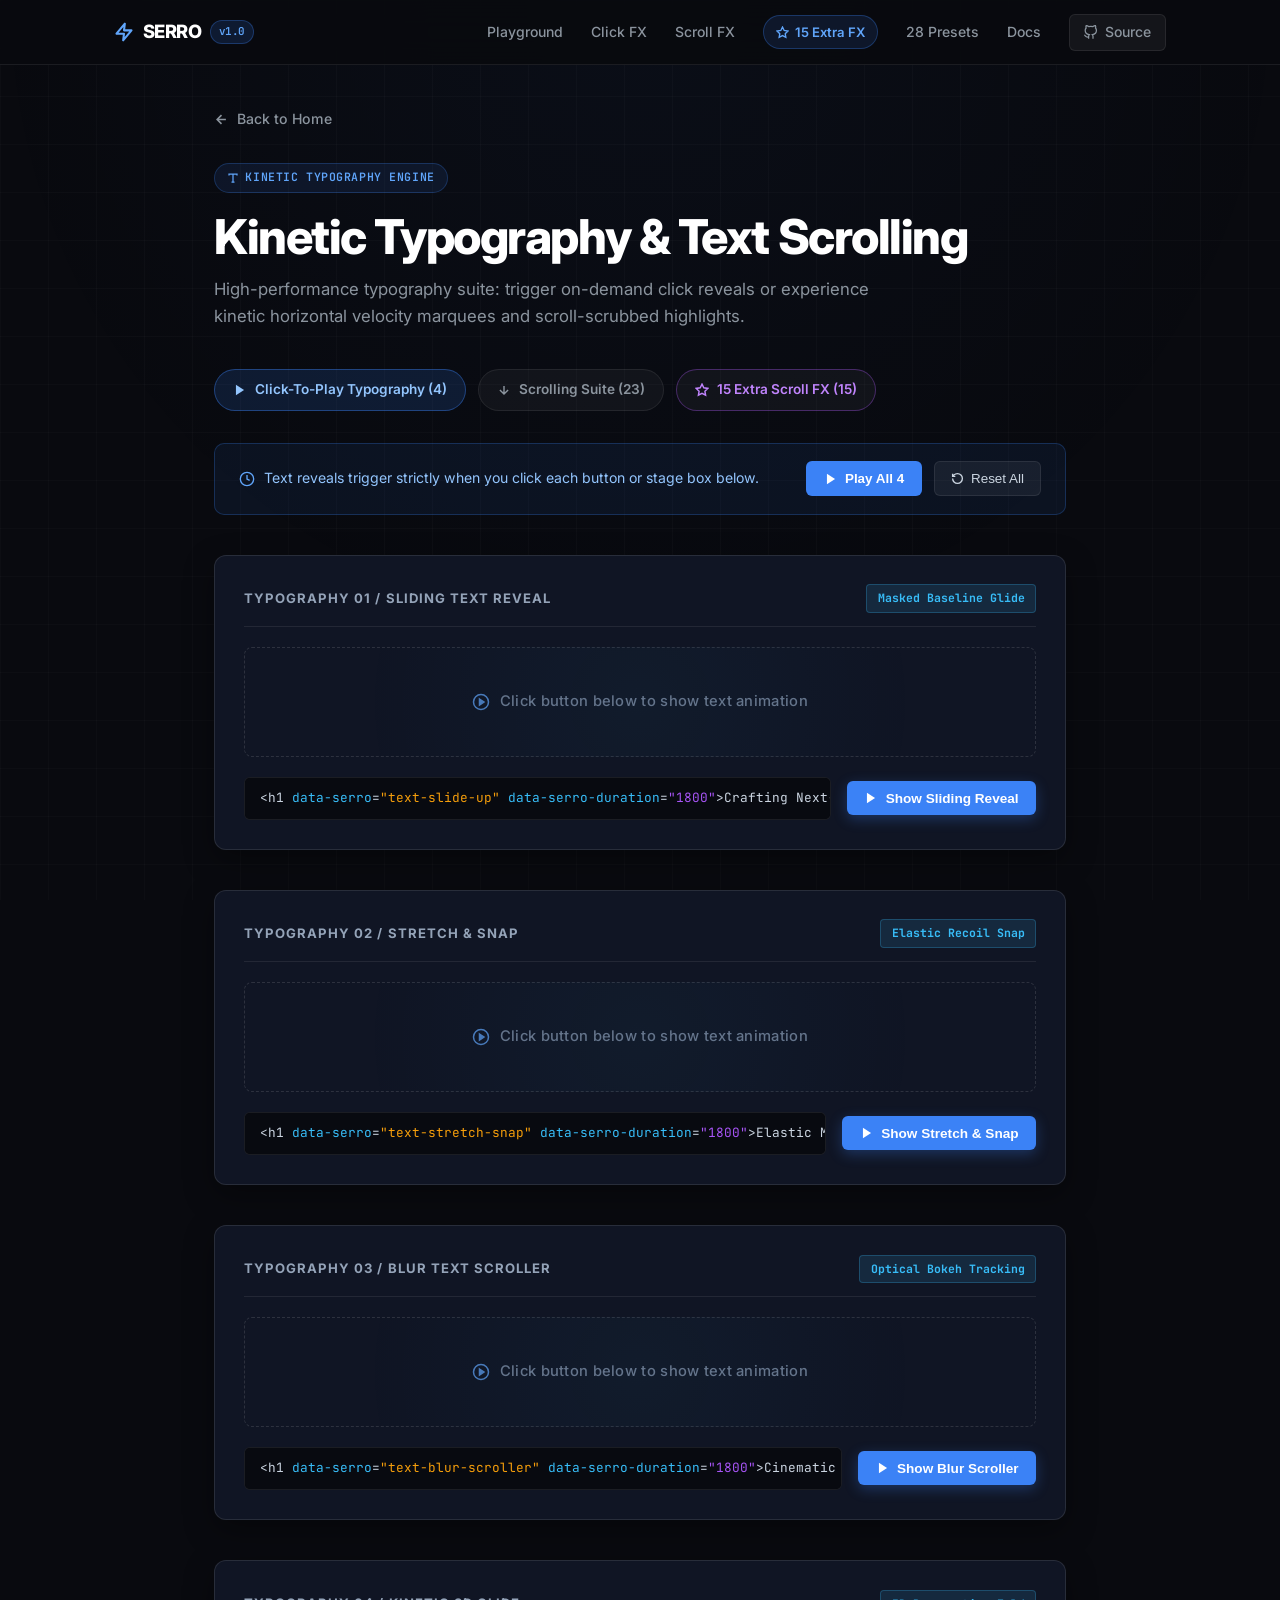
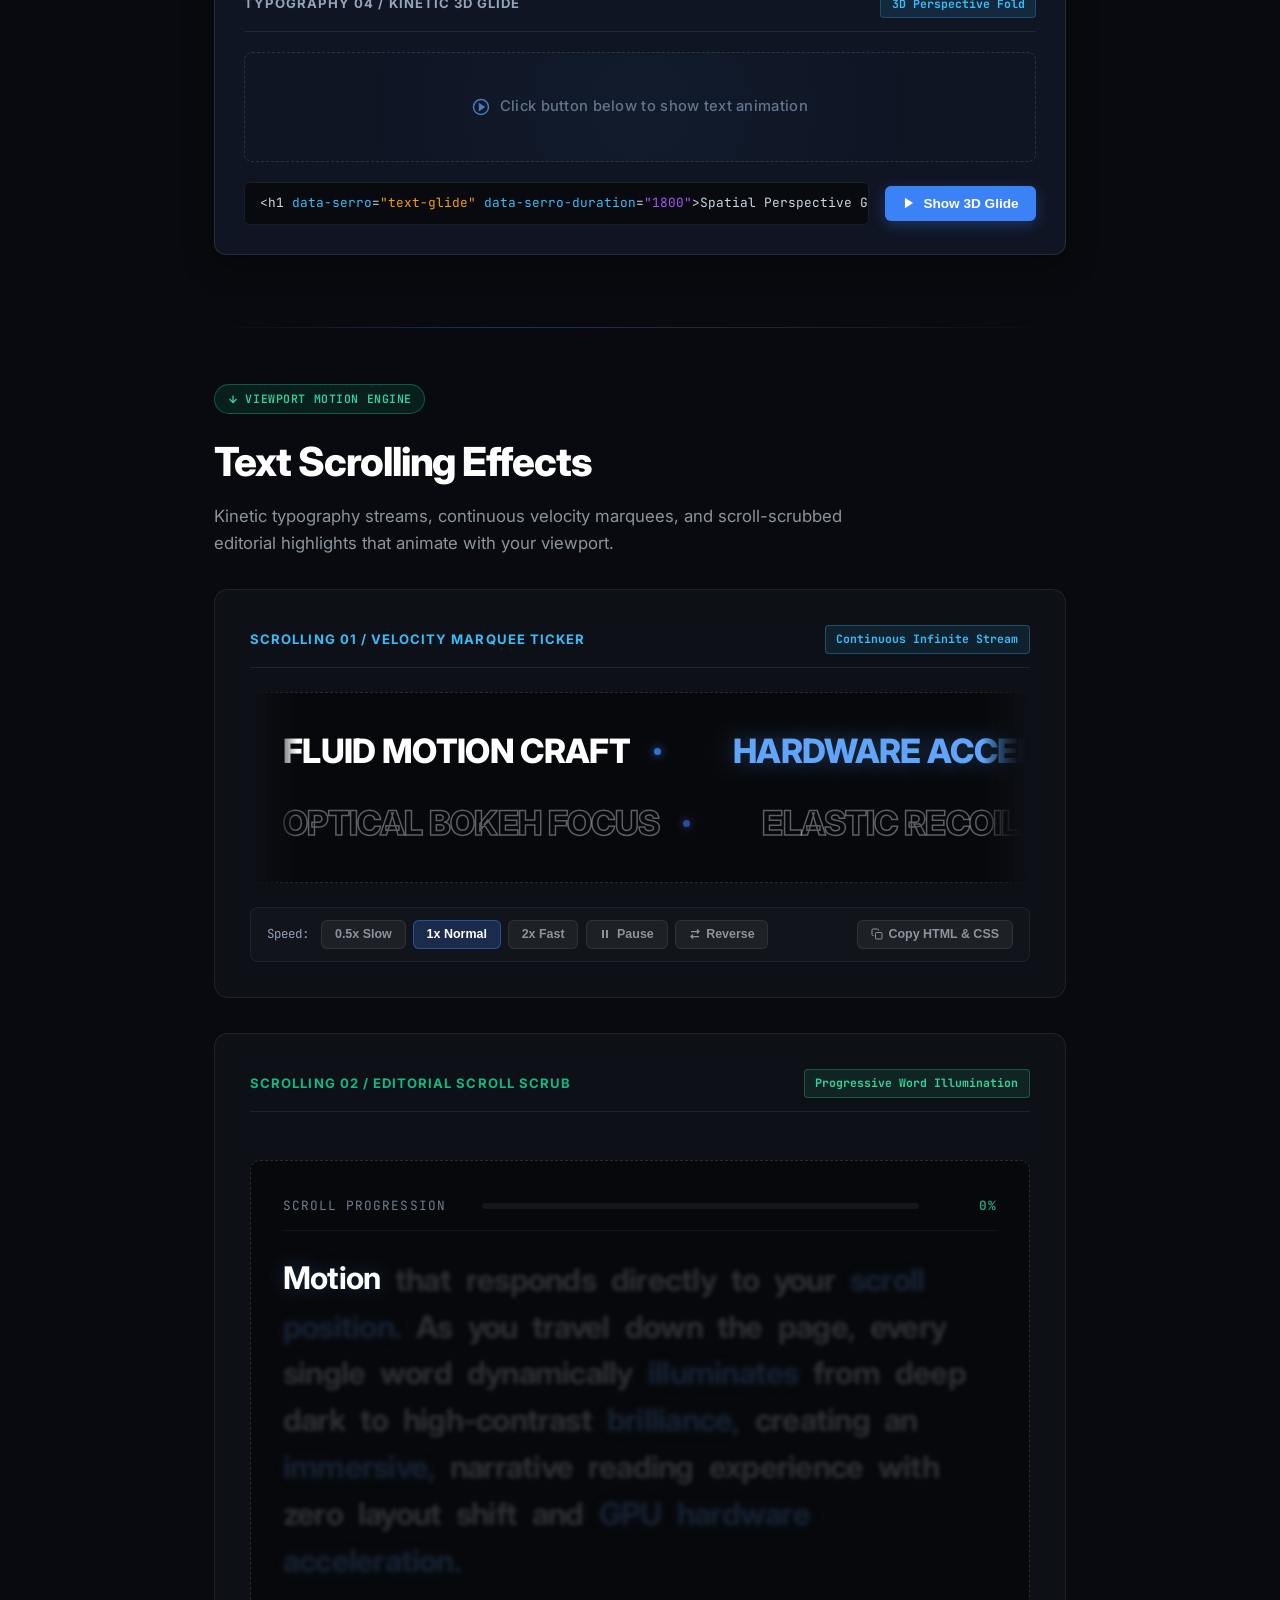
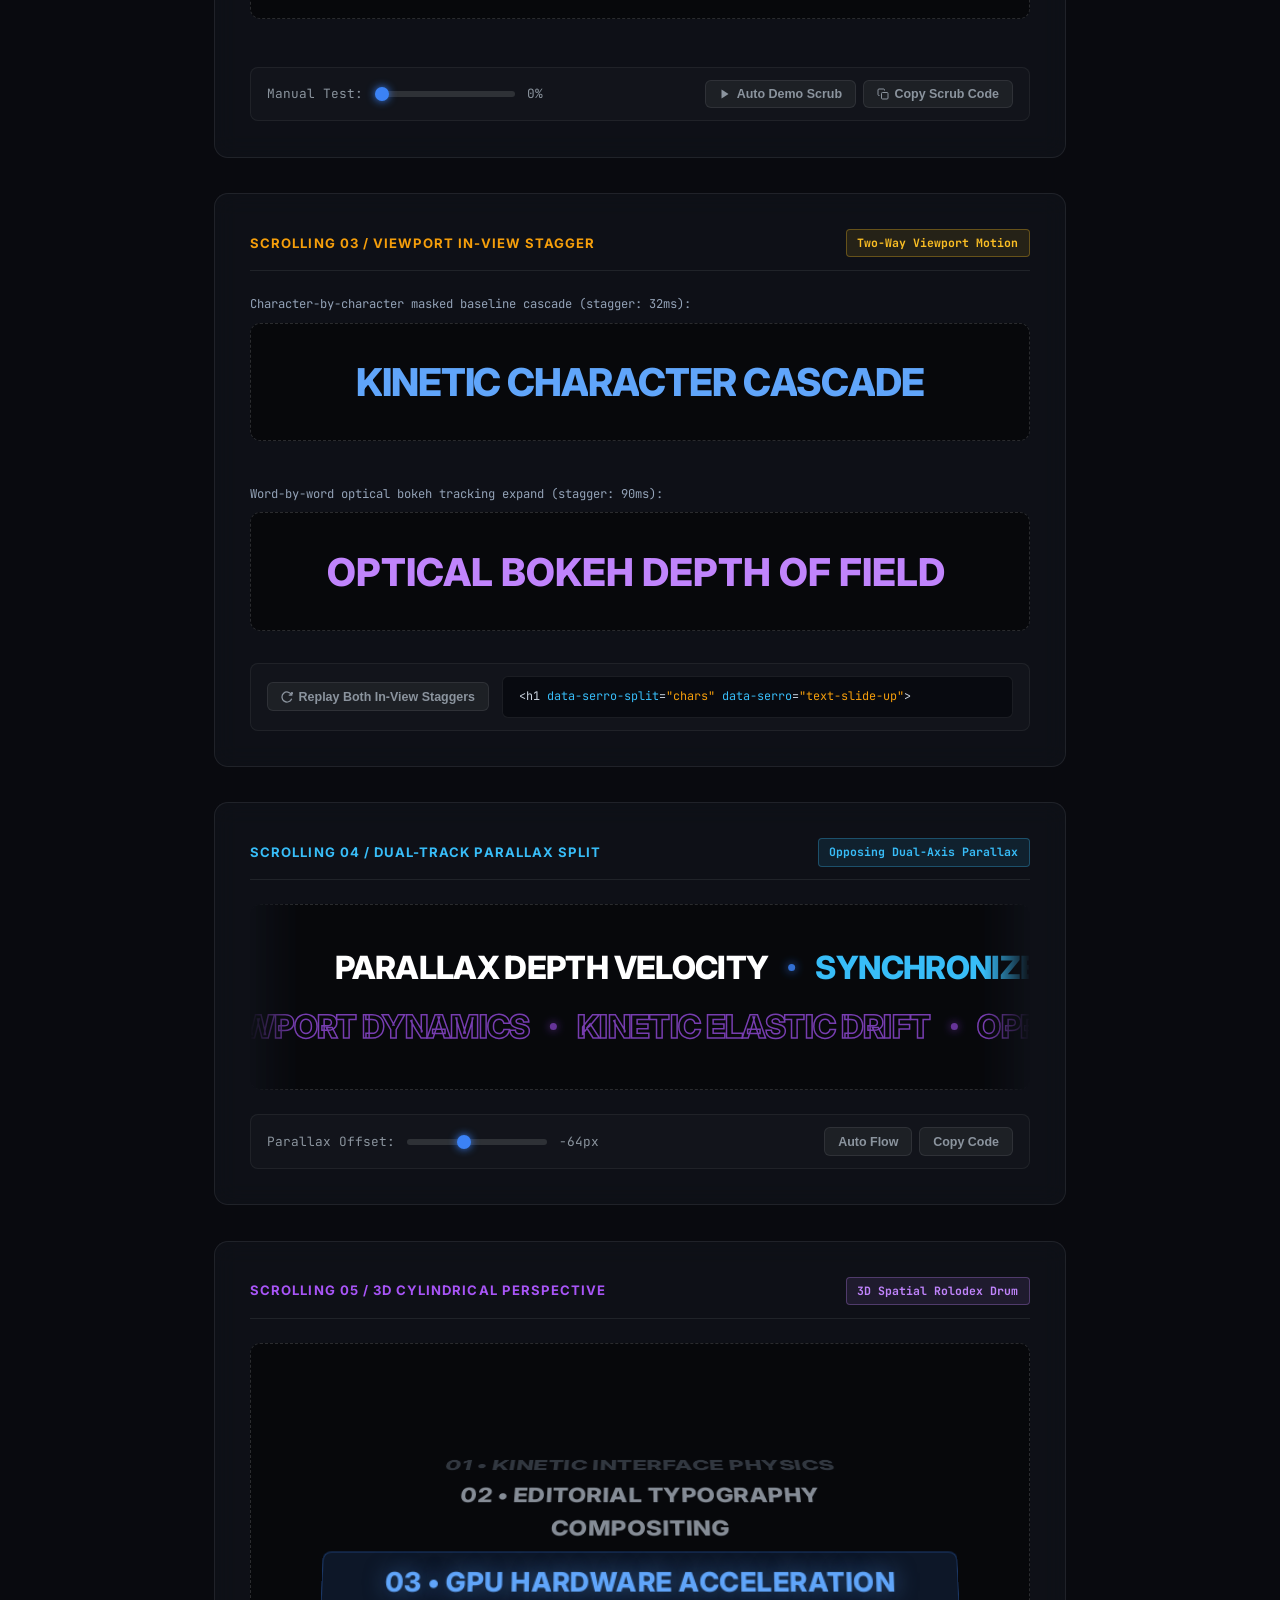
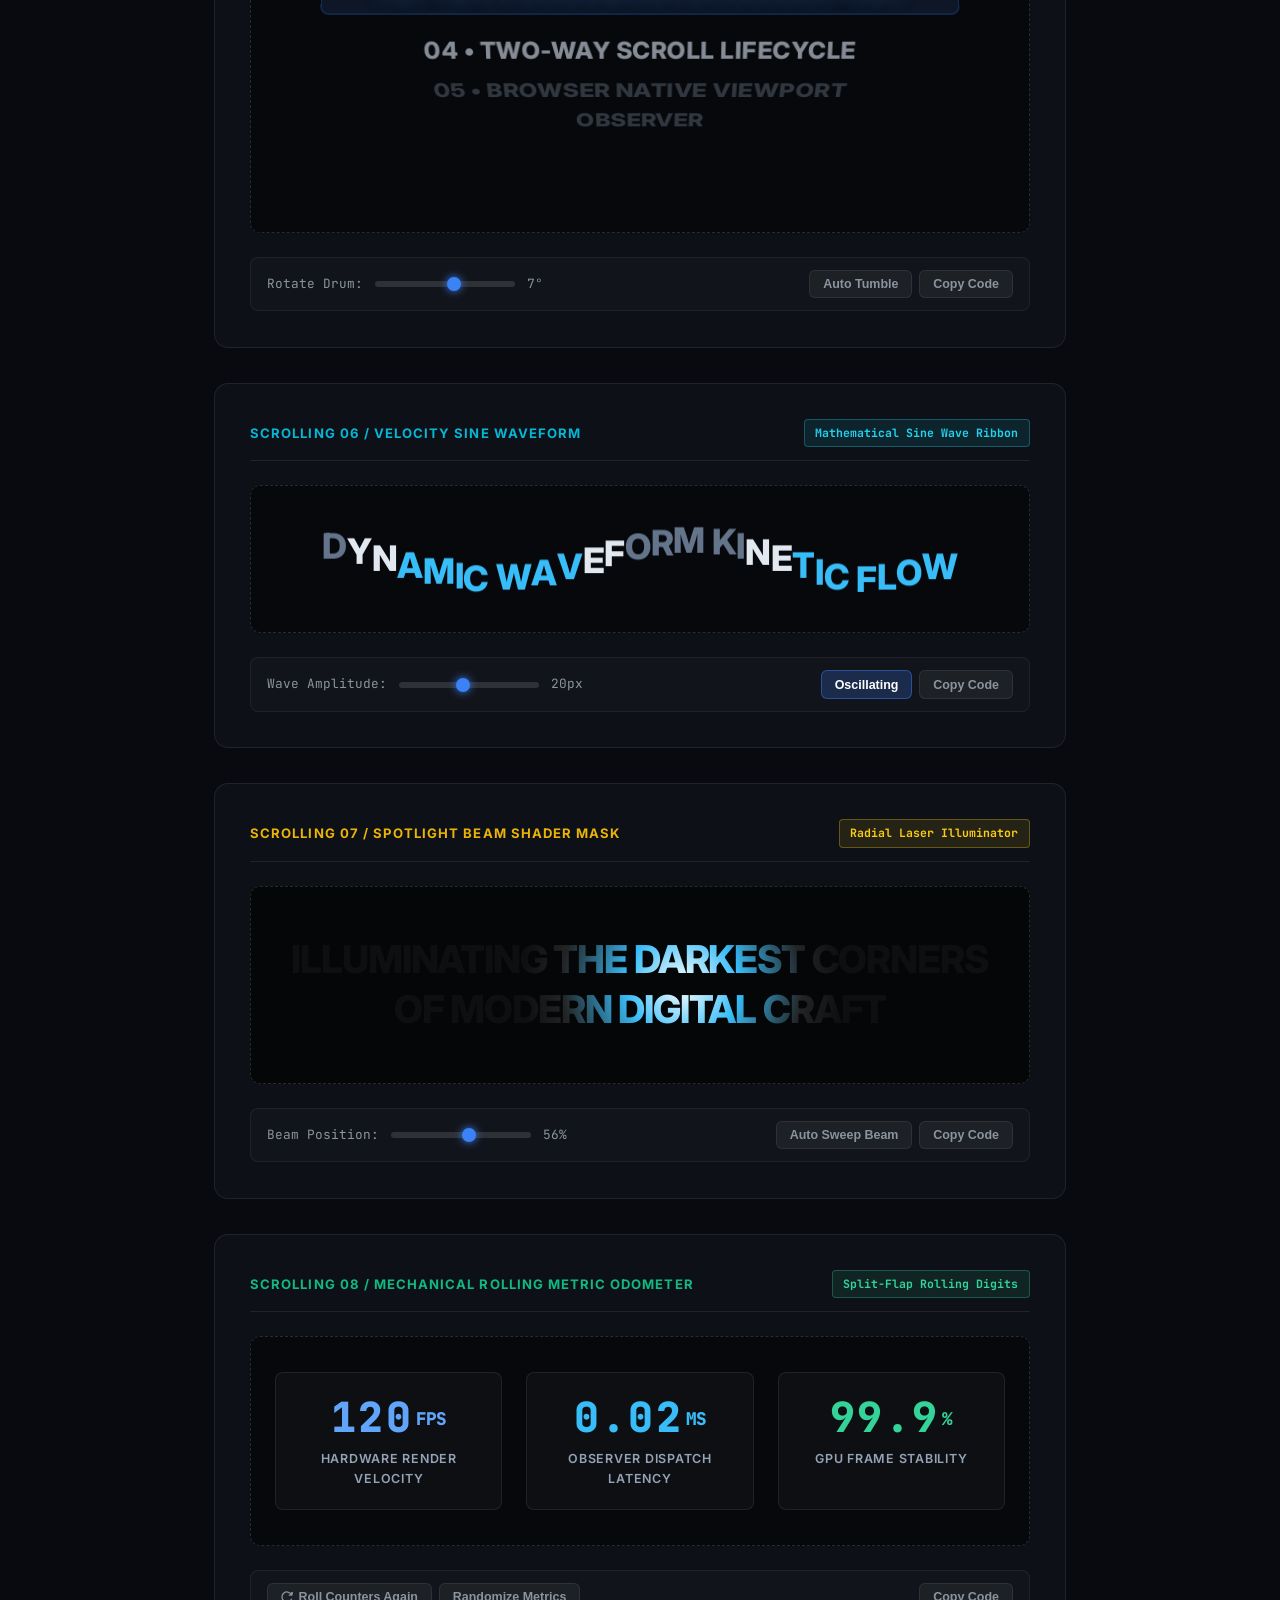
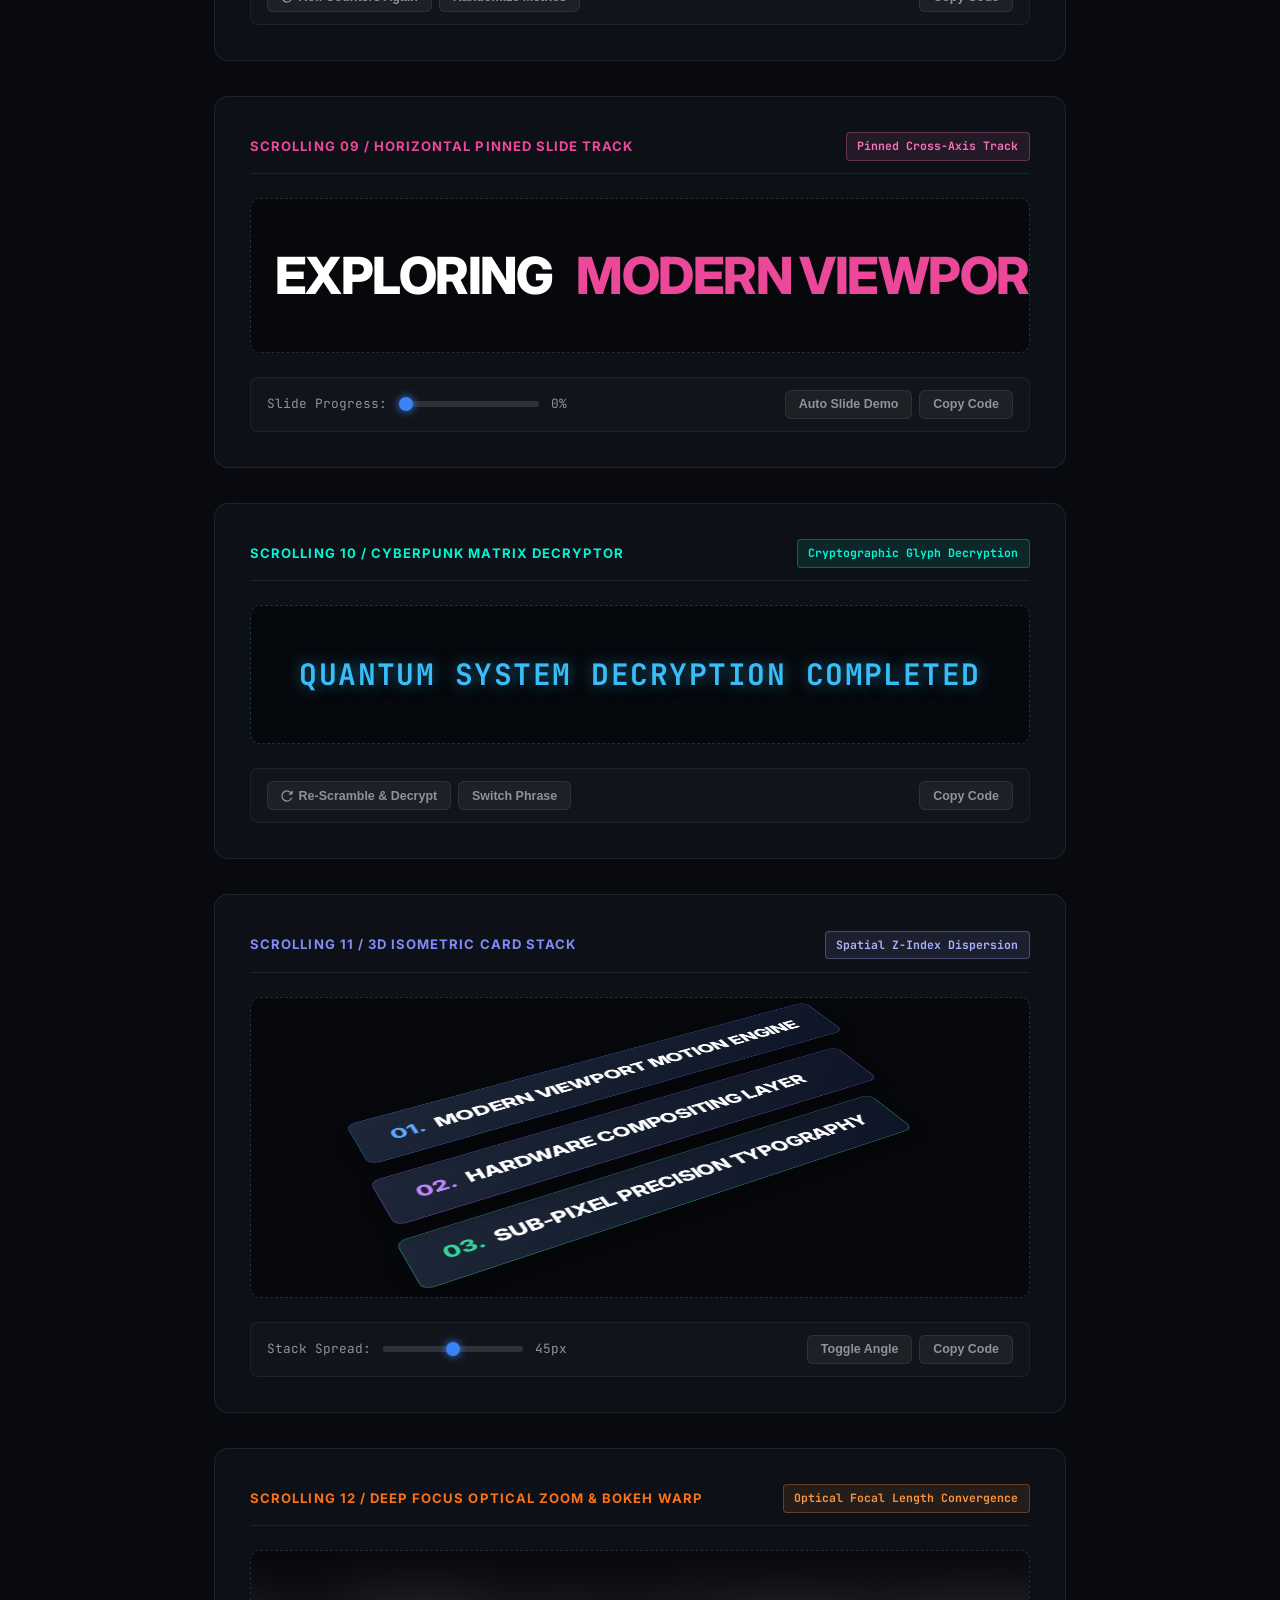
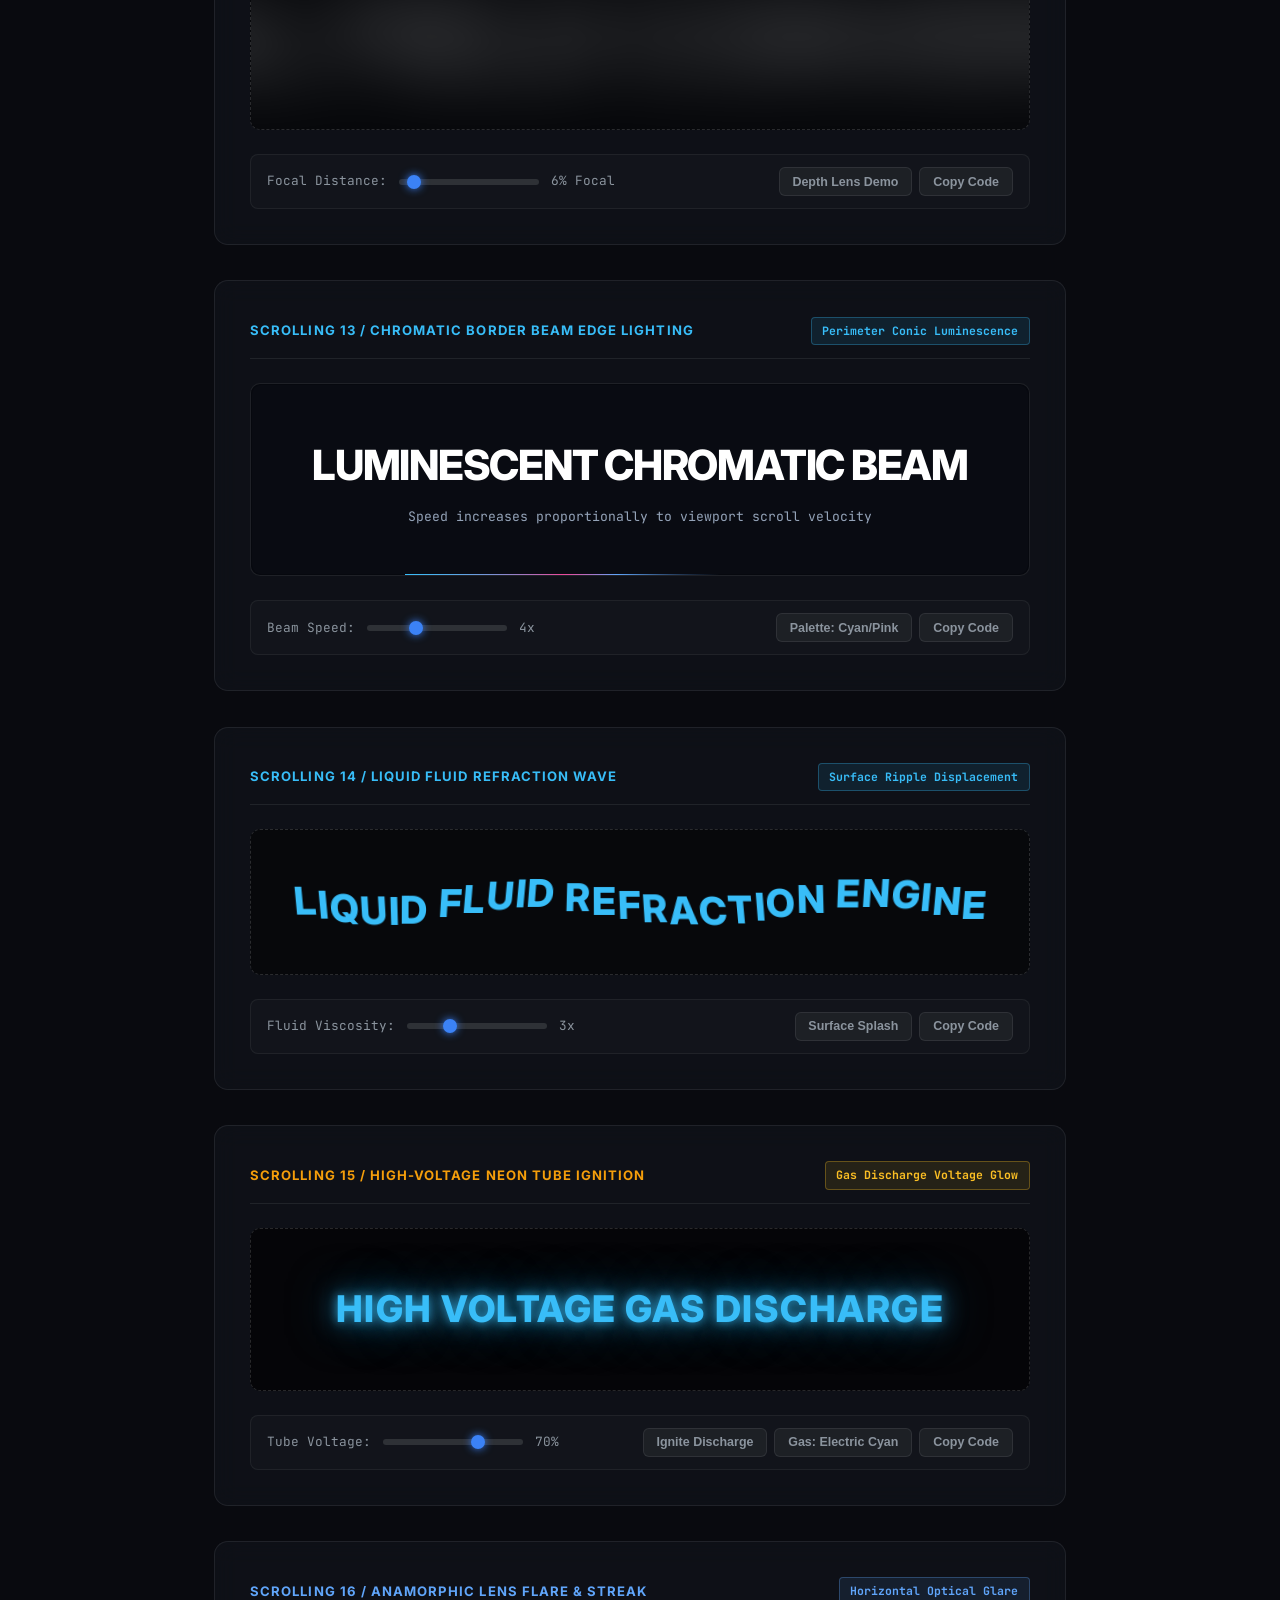
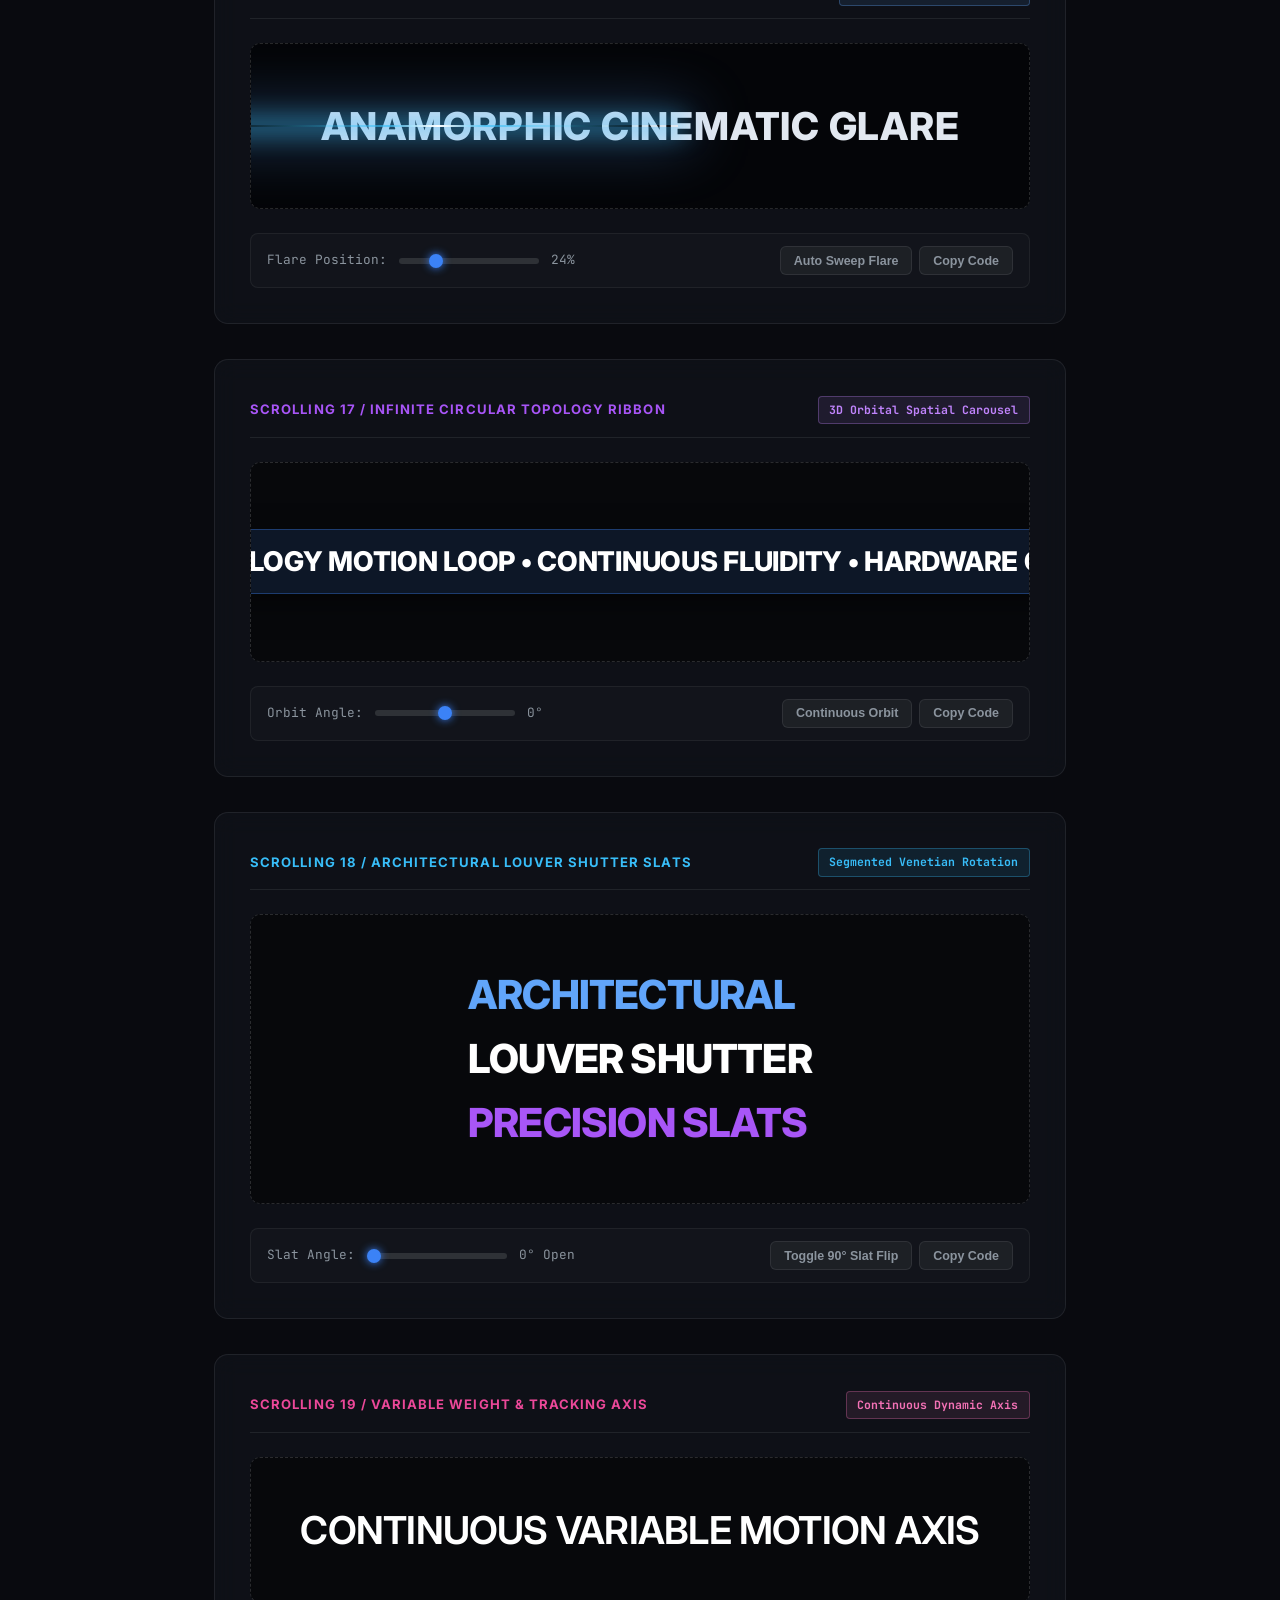
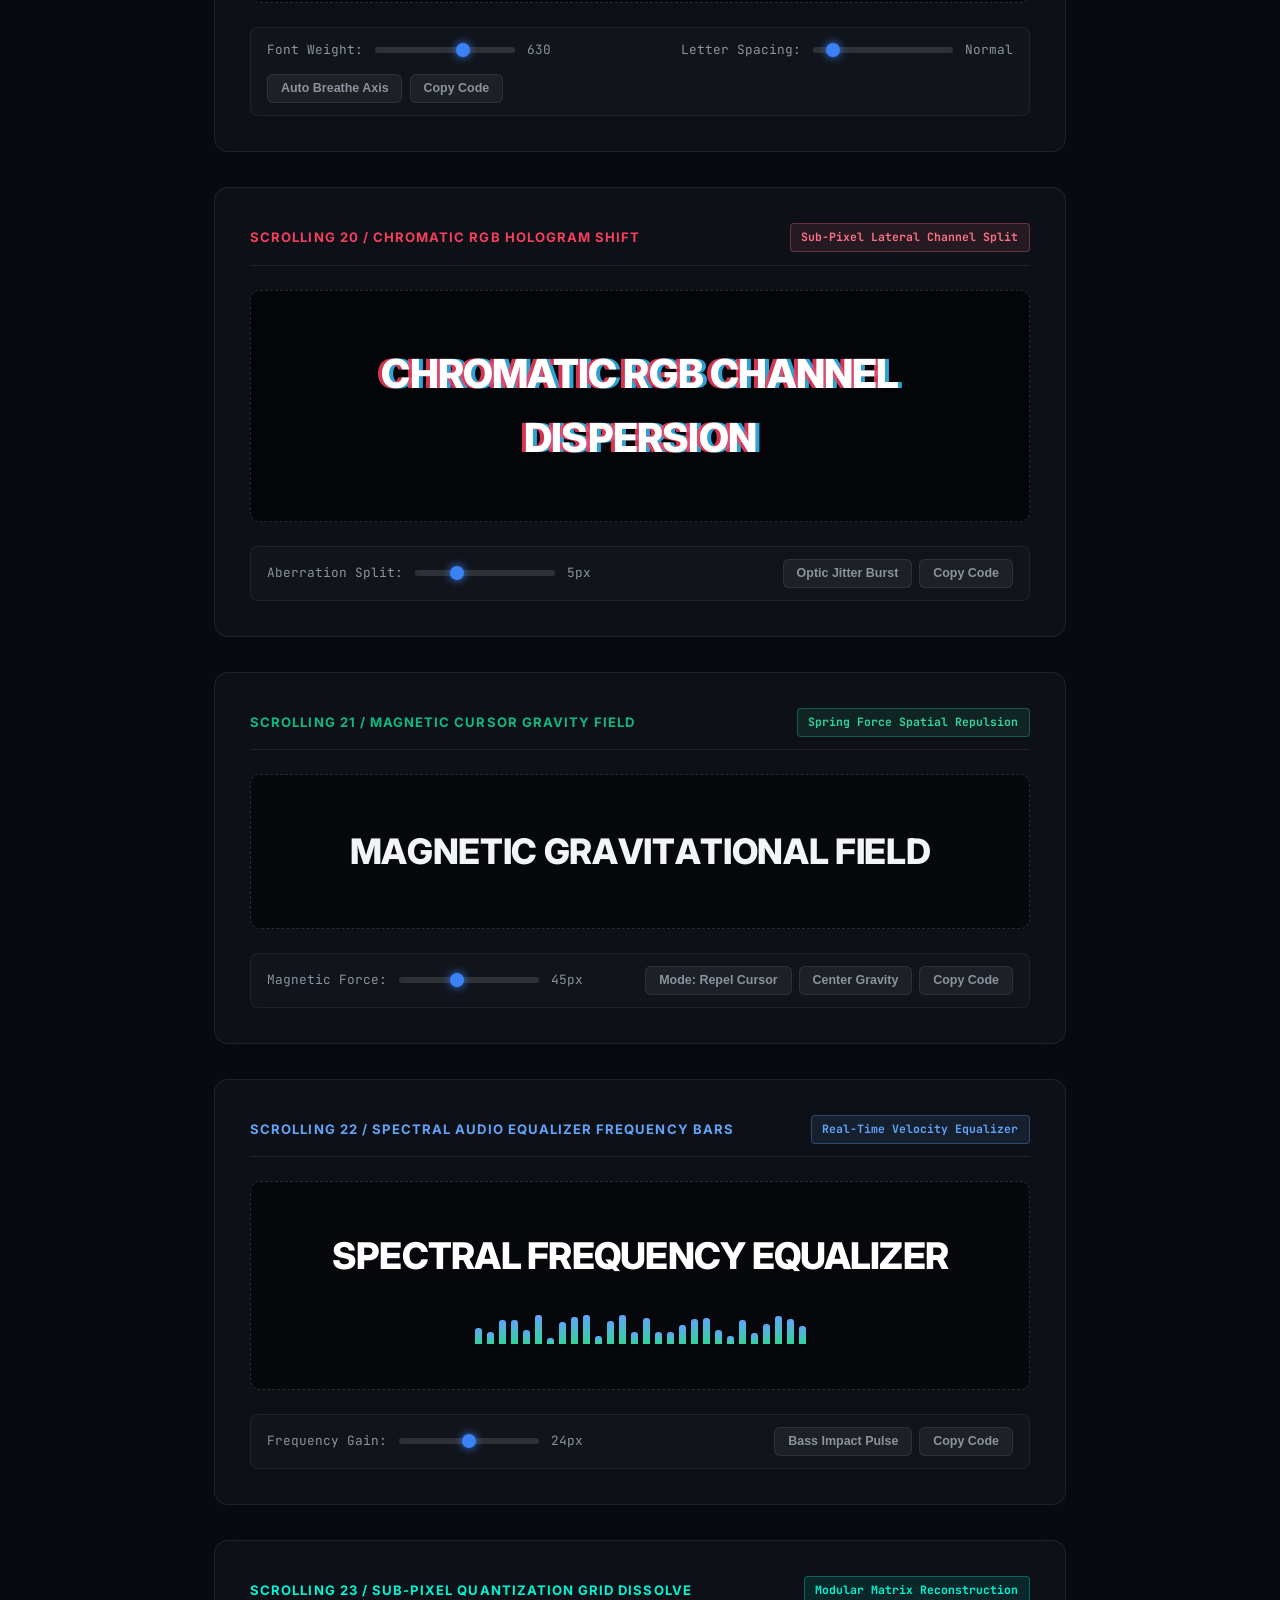
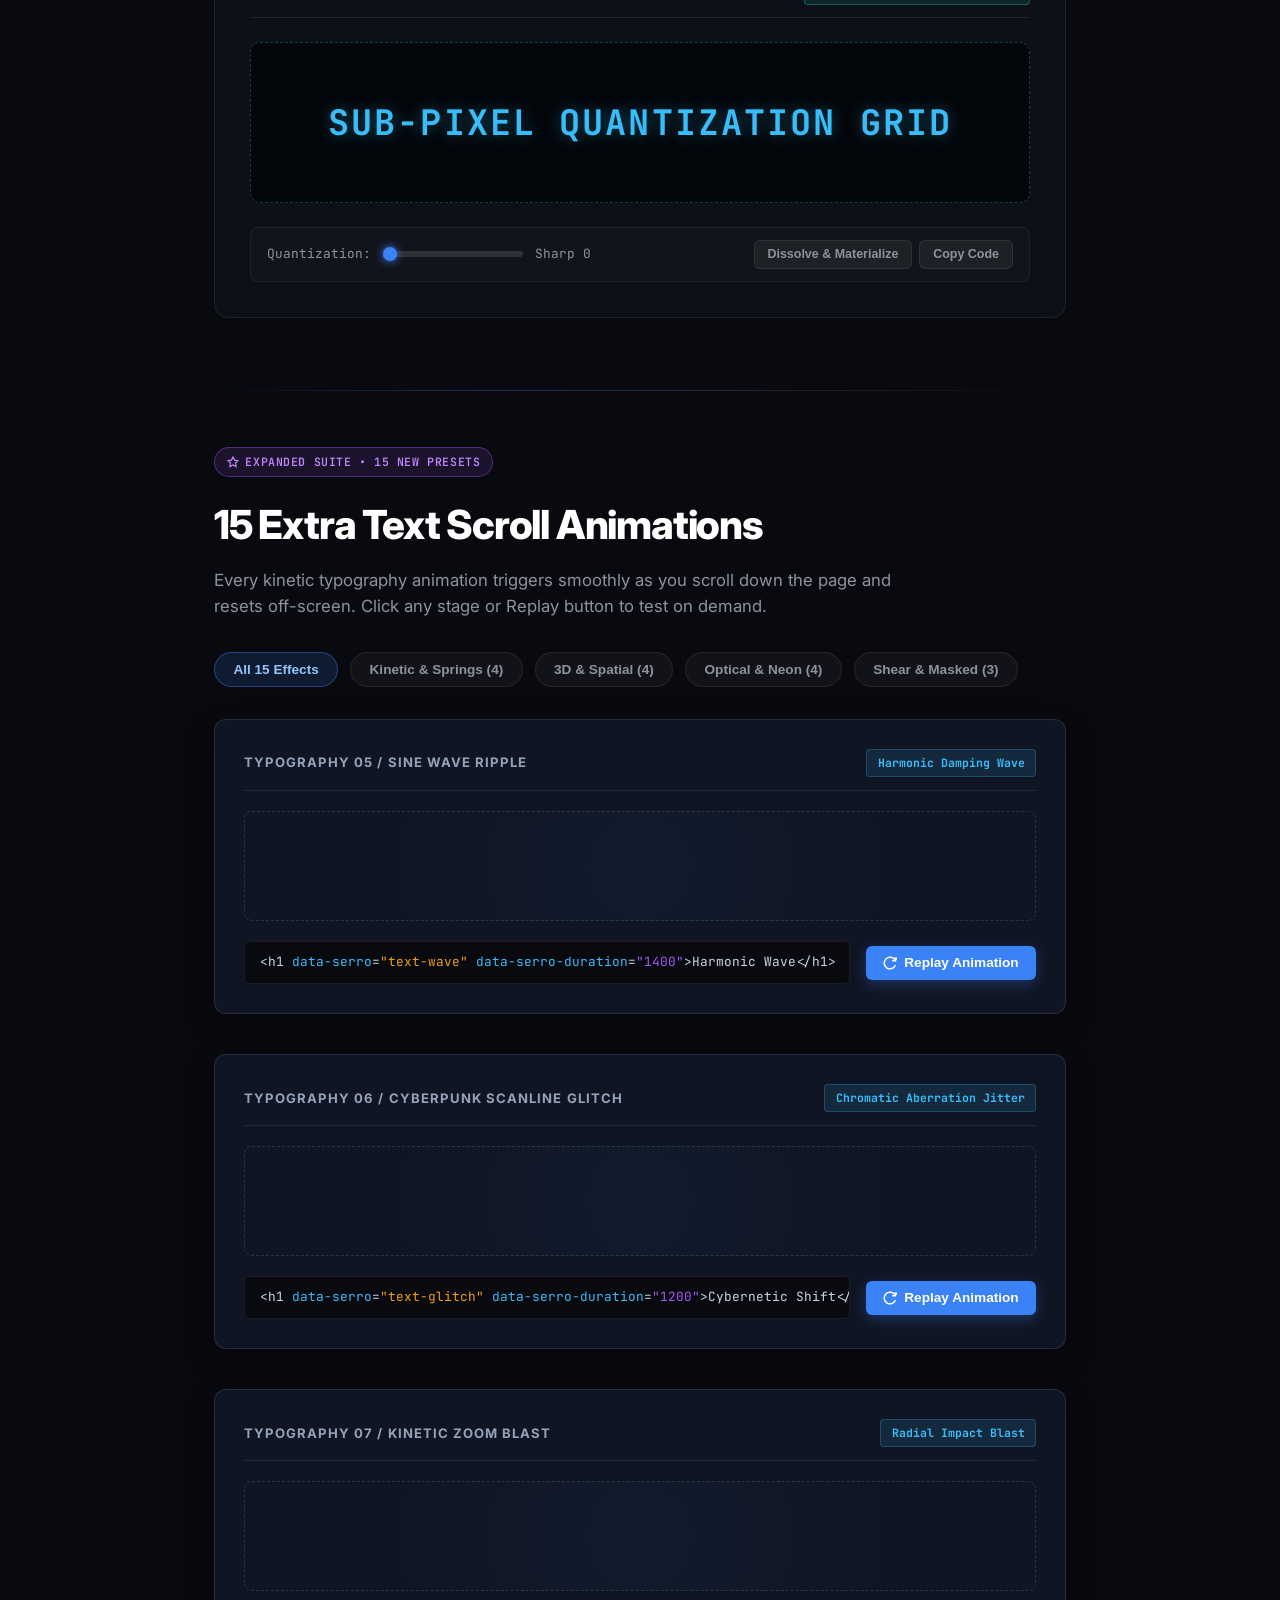
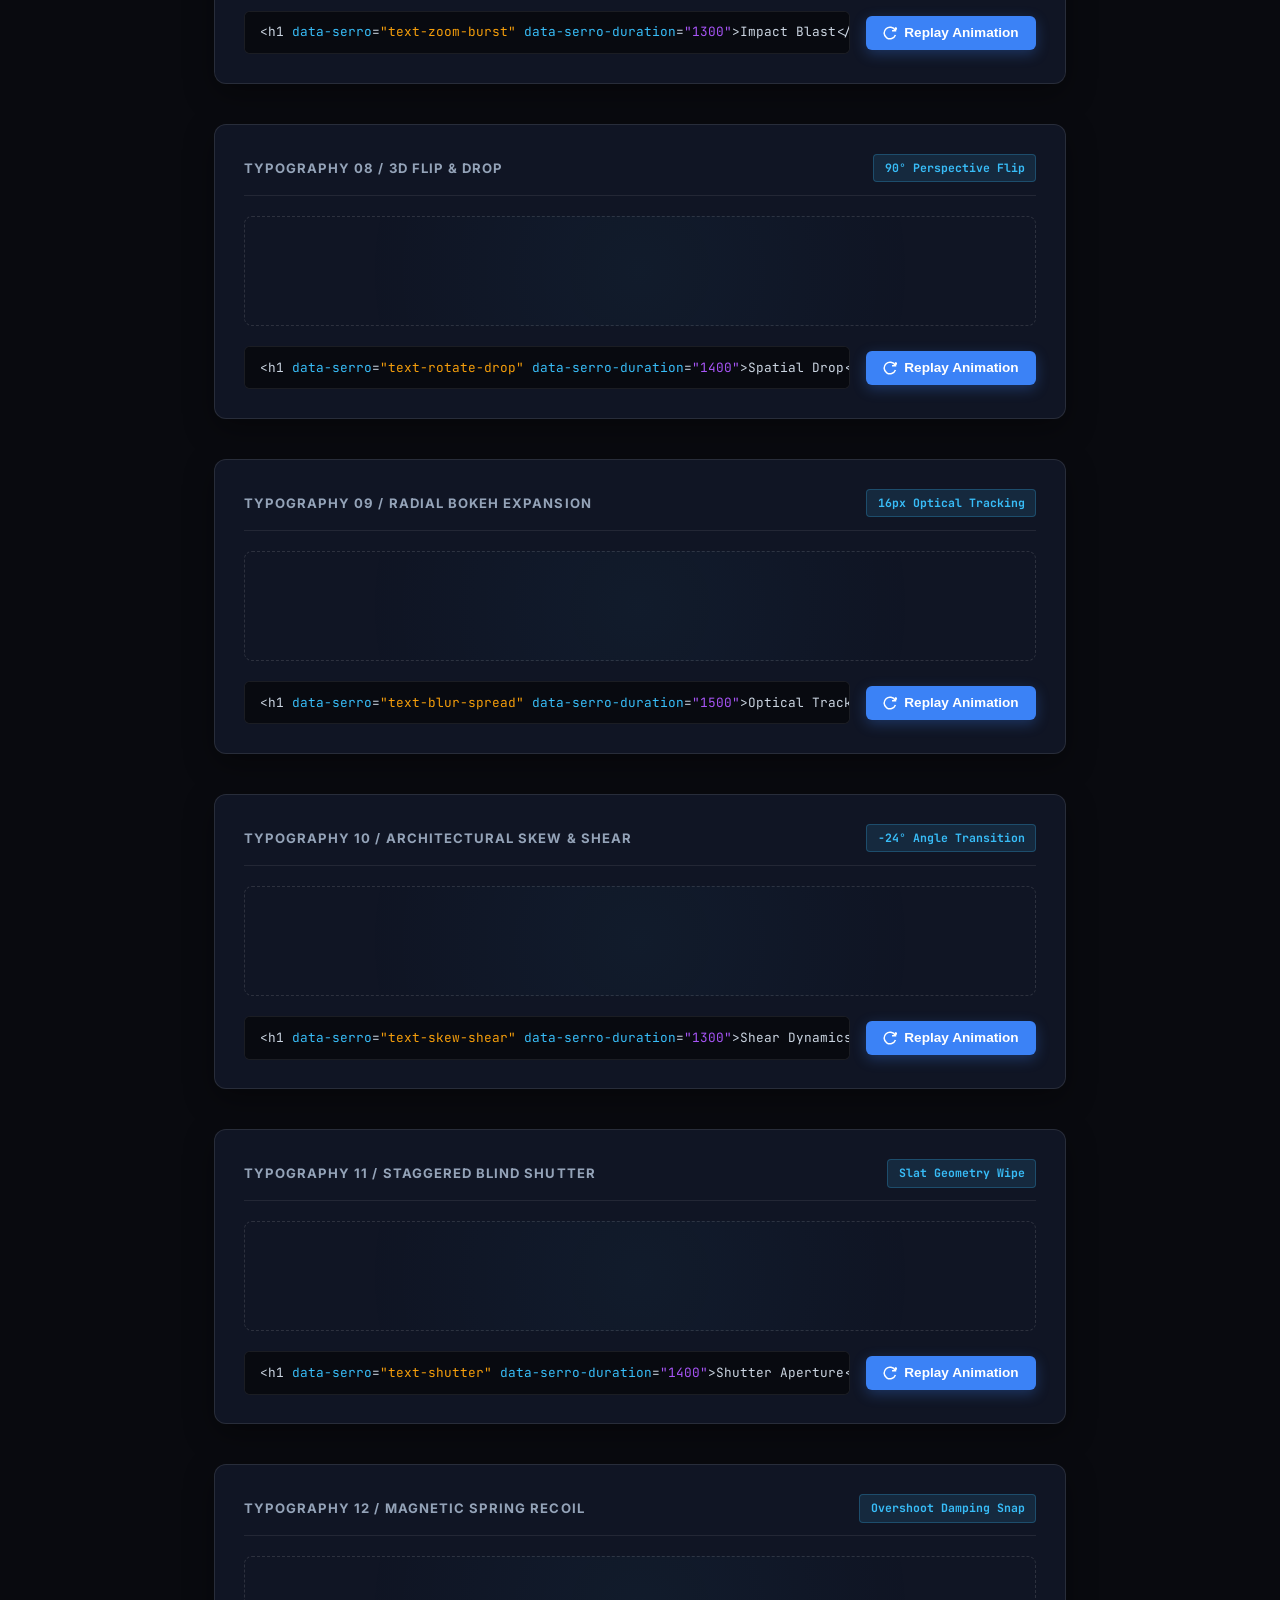
<file: text-fx.html>
<!DOCTYPE html>
<html lang="en">
<head>
  <meta charset="UTF-8" />
  <meta name="viewport" content="width=device-width, initial-scale=1.0, viewport-fit=cover" />
  
  <!-- Primary SEO Meta Tags -->
  <title>SERRO Kinetic Typography &amp; Text Scrolling FX Studio | SOUNDARRAJAN-A</title>
  <meta name="title" content="SERRO Kinetic Typography &amp; Text Scrolling FX Studio | SOUNDARRAJAN-A">
  <meta name="description" content="High-performance kinetic typography engine, velocity marquee tickers, editorial scroll scrubbers, and 42+ interactive text animations powered by SERRO. Zero dependencies, GPU hardware acceleration. Created by SOUNDARRAJAN-A.">
  <meta name="keywords" content="SERRO kinetic typography, text animation library, velocity marquee ticker, editorial scroll scrub, soundarrajan-a, web text animations, CSS GPU motion, javascript text reveal, fluid web typography">
  <meta name="author" content="SOUNDARRAJAN-A">
  <meta name="robots" content="index, follow, max-snippet:-1, max-image-preview:large, max-video-preview:-1">
  <meta name="theme-color" content="#090a0f">
  <meta name="apple-mobile-web-app-capable" content="yes">
  <meta name="apple-mobile-web-app-status-bar-style" content="black-translucent">
  <link rel="canonical" href="https://soundarrajan-a.github.io/serro/text-fx.html">

  <!-- Open Graph / Facebook -->
  <meta property="og:type" content="website">
  <meta property="og:site_name" content="SERRO Motion Engine">
  <meta property="og:url" content="https://soundarrajan-a.github.io/serro/text-fx.html">
  <meta property="og:title" content="SERRO Kinetic Typography &amp; Text Scrolling FX Studio">
  <meta property="og:description" content="Interactive kinetic typography suite, velocity marquee streamers, editorial scroll scrubber, and 42+ text animations. Created by SOUNDARRAJAN-A.">
  <meta property="og:image" content="https://soundarrajan-a.github.io/serro/og-preview.png">
  <meta property="og:locale" content="en_US">

  <!-- Twitter / X -->
  <meta name="twitter:card" content="summary_large_image">
  <meta name="twitter:url" content="https://soundarrajan-a.github.io/serro/text-fx.html">
  <meta name="twitter:title" content="SERRO Kinetic Typography &amp; Text Scrolling FX Studio">
  <meta name="twitter:description" content="Interactive kinetic typography suite, velocity marquee streamers, editorial scroll scrubber, and 42+ text animations. Created by SOUNDARRAJAN-A.">
  <meta name="twitter:image" content="https://soundarrajan-a.github.io/serro/og-preview.png">
  <meta name="twitter:creator" content="@soundarrajan">

  <!-- Schema.org WebPage & CreativeWork JSON-LD -->
  <script type="application/ld+json">
  {
    "@context": "https://schema.org",
    "@graph": [
      {
        "@type": "WebPage",
        "@id": "https://soundarrajan-a.github.io/serro/text-fx.html#webpage",
        "url": "https://soundarrajan-a.github.io/serro/text-fx.html",
        "name": "SERRO Kinetic Typography & Text Scrolling FX Studio",
        "description": "Interactive kinetic typography engine with 42+ text animations, marquee tickers, and editorial scroll scrubbing.",
        "isPartOf": {
          "@type": "WebSite",
          "@id": "https://soundarrajan-a.github.io/serro/#website",
          "url": "https://soundarrajan-a.github.io/serro/",
          "name": "SERRO Motion Engine"
        },
        "author": {
          "@type": "Person",
          "name": "SOUNDARRAJAN-A",
          "url": "https://github.com/soundarrajan-a"
        },
        "inLanguage": "en"
      },
      {
        "@type": "BreadcrumbList",
        "itemListElement": [
          {
            "@type": "ListItem",
            "position": 1,
            "name": "SERRO Home",
            "item": "https://soundarrajan-a.github.io/serro/"
          },
          {
            "@type": "ListItem",
            "position": 2,
            "name": "Text FX & Kinetic Typography",
            "item": "https://soundarrajan-a.github.io/serro/text-fx.html"
          }
        ]
      }
    ]
  }
  </script>
  
  <!-- Inter & JetBrains Mono Fonts -->
  <link rel="preconnect" href="https://fonts.googleapis.com">
  <link rel="preconnect" href="https://fonts.gstatic.com" crossorigin>
  <link href="https://fonts.googleapis.com/css2?family=Inter:wght@400;500;600;700;800&family=JetBrains+Mono:wght@400;500;600&display=swap" rel="stylesheet">

  <!-- Core Standalone SERRO Library -->
  <link rel="stylesheet" href="serro.css?v=1.0.2" />

  <style>
    /* ==========================================================================
       MODERN DEVELOPER PLATFORM DESIGN
       ========================================================================== */
    :root {
      color-scheme: dark;
      --bg: #090a0f;
      --card-bg: rgba(18, 20, 29, 0.65);
      --card-border: rgba(255, 255, 255, 0.08);
      --card-hover: rgba(255, 255, 255, 0.16);
      --accent: #3b82f6;
      --text: #f3f4f6;
      --text-muted: #8b949e;
      --font-mono: 'JetBrains Mono', monospace;
    }

    * { box-sizing: border-box; margin: 0; padding: 0; }
    html {
      scroll-behavior: smooth;
      overflow-x: hidden;
      max-width: 100vw;
    }

    body {
      background-color: var(--bg);
      color: var(--text);
      font-family: 'Inter', system-ui, sans-serif;
      line-height: 1.6;
      -webkit-font-smoothing: antialiased;
      overflow-x: hidden;
      max-width: 100vw;
      padding-top: 60px;
    }

    /* Fixed GPU-cached background layer: 0 repaints during scroll (Mild Ambience) */
    body::before {
      content: '';
      position: fixed;
      inset: 0;
      background-image: 
        radial-gradient(circle at 50% 0%, rgba(59, 130, 246, 0.04) 0%, transparent 60%),
        linear-gradient(rgba(255, 255, 255, 0.02) 1px, transparent 1px),
        linear-gradient(90deg, rgba(255, 255, 255, 0.02) 1px, transparent 1px);
      background-size: 100% 100%, 48px 48px, 48px 48px;
      pointer-events: none;
      z-index: -1;
      transform: translateZ(0);
    }

    section, [id] {
      scroll-margin-top: 100px;
    }

    /* Always-Visible Fixed Navigation */
    nav {
      position: fixed;
      top: 0;
      left: 0;
      right: 0;
      width: 100%;
      z-index: 1000;
      background: rgba(9, 10, 15, 0.92);
      backdrop-filter: blur(16px);
      -webkit-backdrop-filter: blur(16px);
      border-bottom: 1px solid var(--card-border);
      transition: background 0.2s;
      transform: translateZ(0);
      -webkit-transform: translateZ(0);
      will-change: transform;
    }

    .nav-container {
      max-width: 1100px;
      margin: 0 auto;
      padding: 0.85rem 1.5rem;
      display: flex;
      justify-content: space-between;
      align-items: center;
      width: 100%;
    }

    .brand {
      display: flex;
      align-items: center;
      gap: 0.55rem;
      font-weight: 800;
      font-size: 1.15rem;
      color: #fff;
      text-decoration: none;
      letter-spacing: -0.03em;
    }

    .brand-tag {
      font-family: var(--font-mono);
      font-size: 0.68rem;
      font-weight: 600;
      background: rgba(59, 130, 246, 0.15);
      color: #60a5fa;
      border: 1px solid rgba(59, 130, 246, 0.3);
      padding: 0.15rem 0.5rem;
      border-radius: 9999px;
    }

    .desktop-nav {
      display: flex;
      align-items: center;
      gap: 1.75rem;
    }

    .desktop-nav a {
      color: var(--text-muted);
      text-decoration: none;
      font-size: 0.875rem;
      font-weight: 500;
      transition: color 0.15s;
    }

    .desktop-nav a:hover { color: #fff; }

    .nav-link-typo {
      display: inline-flex;
      align-items: center;
      gap: 0.35rem;
      color: #60a5fa !important;
      background: rgba(59, 130, 246, 0.12);
      border: 1px solid rgba(59, 130, 246, 0.3);
      padding: 0.35rem 0.75rem;
      border-radius: 9999px;
      font-weight: 600 !important;
      font-size: 0.82rem !important;
    }

    .btn-github {
      display: inline-flex;
      align-items: center;
      gap: 0.45rem;
      background: rgba(255, 255, 255, 0.05);
      border: 1px solid var(--card-border);
      color: #e2e8f0;
      padding: 0.4rem 0.85rem;
      border-radius: 6px;
      font-size: 0.82rem;
      font-weight: 500;
      text-decoration: none;
      transition: all 0.2s;
    }
    .btn-github:hover {
      background: rgba(255, 255, 255, 0.1);
      color: #fff;
      border-color: rgba(255, 255, 255, 0.2);
    }

    /* Mobile Menu Toggle Button */
    .mobile-menu-btn {
      display: none;
      background: rgba(255, 255, 255, 0.04);
      border: 1px solid var(--card-border);
      color: #e2e8f0;
      width: 36px;
      height: 36px;
      border-radius: 6px;
      padding: 0;
      align-items: center;
      justify-content: center;
      cursor: pointer;
      position: relative;
    }

    .mobile-drawer {
      display: none;
      overflow: hidden;
      max-height: 0;
      opacity: 0;
      background: rgba(10, 12, 18, 0.98);
      border-bottom: 1px solid var(--card-border);
      transition: max-height 0.32s cubic-bezier(0.16, 1, 0.3, 1), opacity 0.25s ease;
    }

    nav.menu-open .mobile-drawer {
      display: block;
      max-height: 480px;
      opacity: 1;
    }

    .mobile-drawer-links {
      display: flex;
      flex-direction: column;
      padding: 1rem 1.5rem 1.5rem;
      gap: 0.35rem;
      max-width: 1100px;
      margin: 0 auto;
    }

    .mobile-drawer-link {
      display: flex;
      align-items: center;
      gap: 0.75rem;
      padding: 0.75rem 0.85rem;
      color: #cbd5e1;
      text-decoration: none;
      font-size: 0.95rem;
      font-weight: 500;
      border-radius: 6px;
      transition: background 0.15s;
    }
    .mobile-drawer-link:hover, .mobile-drawer-link.active {
      background: rgba(255, 255, 255, 0.06);
      color: #fff;
    }

    /* Layout Container */
    .container {
      max-width: 900px;
      margin: 0 auto;
      padding: 3rem 1.5rem 6rem;
    }

    /* Back Link */
    .back-nav {
      display: inline-flex;
      align-items: center;
      gap: 0.5rem;
      color: var(--text-muted);
      text-decoration: none;
      font-size: 0.88rem;
      font-weight: 500;
      margin-bottom: 2rem;
      transition: color 0.15s, transform 0.15s;
    }
    .back-nav:hover {
      color: #60a5fa;
      transform: translateX(-3px);
    }

    /* Page Header */
    .page-header {
      margin-bottom: 2.5rem;
    }

    .page-badge {
      display: inline-flex;
      align-items: center;
      gap: 0.4rem;
      font-family: var(--font-mono);
      font-size: 0.72rem;
      font-weight: 600;
      color: #60a5fa;
      background: rgba(59, 130, 246, 0.1);
      border: 1px solid rgba(59, 130, 246, 0.25);
      padding: 0.3rem 0.75rem;
      border-radius: 9999px;
      margin-bottom: 1rem;
      text-transform: uppercase;
      letter-spacing: 0.05em;
    }

    .page-title {
      font-size: clamp(2rem, 4.5vw, 3rem);
      font-weight: 800;
      letter-spacing: -0.03em;
      line-height: 1.15;
      margin-bottom: 0.75rem;
      color: #fff;
    }

    .page-desc {
      font-size: 1.05rem;
      color: var(--text-muted);
      max-width: 680px;
      line-height: 1.6;
    }

    /* Master Action Bar */
    .typo-master-bar {
      display: flex;
      justify-content: space-between;
      align-items: center;
      background: rgba(59, 130, 246, 0.08);
      border: 1px solid rgba(59, 130, 246, 0.25);
      border-radius: 10px;
      padding: 1.1rem 1.5rem;
      margin-bottom: 2.5rem;
      flex-wrap: wrap;
      gap: 1rem;
    }

    .typo-master-text {
      font-size: 0.88rem;
      color: #93c5fd;
      display: flex;
      align-items: center;
      gap: 0.55rem;
    }

    .typo-master-actions {
      display: flex;
      gap: 0.75rem;
    }

    .btn-master-play {
      background: #3b82f6;
      color: #fff;
      border: none;
      padding: 0.55rem 1.1rem;
      border-radius: 6px;
      font-size: 0.84rem;
      font-weight: 600;
      cursor: pointer;
      display: flex;
      align-items: center;
      gap: 0.45rem;
      transition: background 0.15s;
    }
    .btn-master-play:hover { background: #2563eb; }

    .btn-master-reset {
      background: rgba(255, 255, 255, 0.06);
      border: 1px solid var(--card-border);
      color: #cbd5e1;
      padding: 0.55rem 1rem;
      border-radius: 6px;
      font-size: 0.84rem;
      font-weight: 500;
      cursor: pointer;
      display: flex;
      align-items: center;
      gap: 0.45rem;
      transition: all 0.15s;
    }
    .btn-master-reset:hover { background: rgba(255, 255, 255, 0.12); color: #fff; }

    /* Cards Grid */
    .typo-grid {
      display: flex;
      flex-direction: column;
      gap: 2.5rem;
      margin-bottom: 4rem;
    }

    .typo-card {
      background: #101524;
      border: 1px solid rgba(255, 255, 255, 0.1);
      border-radius: 12px;
      padding: 1.8rem 1.8rem;
      position: relative;
      overflow: hidden;
      box-shadow: 0 10px 30px rgba(0, 0, 0, 0.35);
      transition: border-color 0.2s, box-shadow 0.2s;
      display: flex;
      flex-direction: column;
      gap: 1.25rem;
      width: 100%;
      box-sizing: border-box;
    }

    .extra-card.is-hidden {
      display: none !important;
    }

    @media (hover: hover) {
      .typo-card:hover {
        border-color: rgba(255, 255, 255, 0.22);
        box-shadow: 0 14px 38px rgba(0, 0, 0, 0.45);
      }
    }

    .typo-meta {
      display: flex;
      justify-content: space-between;
      align-items: center;
      flex-wrap: wrap;
      gap: 0.6rem;
      padding-bottom: 0.8rem;
      border-bottom: 1px solid rgba(255, 255, 255, 0.08);
      width: 100%;
      box-sizing: border-box;
    }

    .typo-label {
      font-size: 0.82rem;
      font-weight: 700;
      text-transform: uppercase;
      letter-spacing: 0.08em;
      color: #94a3b8;
      word-break: break-word;
    }

    .typo-badge {
      font-size: 0.72rem;
      font-weight: 700;
      color: #38bdf8;
      background: rgba(56, 189, 248, 0.12);
      border: 1px solid rgba(56, 189, 248, 0.25);
      padding: 0.25rem 0.65rem;
      border-radius: 4px;
      font-family: var(--font-mono);
      white-space: nowrap;
    }

    .typo-stage {
      min-height: 110px;
      display: flex;
      align-items: center;
      justify-content: center;
      background: radial-gradient(circle at center, rgba(56, 189, 248, 0.04) 0%, transparent 70%);
      border: 1px dashed rgba(255, 255, 255, 0.12);
      border-radius: 8px;
      padding: 1.4rem 1rem;
      overflow: hidden;
      position: relative;
      cursor: pointer;
      transition: border-color 0.2s;
      width: 100%;
      box-sizing: border-box;
    }

    .typo-stage:hover {
      border-color: rgba(59, 130, 246, 0.4);
    }

    .typo-headline {
      font-size: clamp(1.05rem, 3.2vw, 2.1rem);
      font-weight: 800;
      letter-spacing: -0.02em;
      color: #ffffff;
      text-align: center;
      line-height: 1.25;
      max-width: 100%;
      word-break: break-word;
      overflow-wrap: anywhere;
    }

    .typo-placeholder {
      display: flex;
      align-items: center;
      gap: 0.6rem;
      color: #64748b;
      font-size: 0.92rem;
      font-weight: 500;
      letter-spacing: 0.02em;
      pointer-events: none;
      text-align: center;
      flex-wrap: wrap;
      justify-content: center;
    }

    .typo-placeholder svg {
      opacity: 0.7;
      color: #60a5fa;
      flex-shrink: 0;
    }

    .typo-bottom {
      display: flex;
      justify-content: space-between;
      align-items: center;
      gap: 1rem;
      flex-wrap: wrap;
      width: 100%;
      box-sizing: border-box;
    }

    .typo-code {
      font-family: var(--font-mono);
      font-size: 0.8rem;
      color: #cbd5e1;
      background: #080a10;
      padding: 0.65rem 0.95rem;
      border-radius: 6px;
      border: 1px solid var(--card-border);
      flex: 1;
      min-width: 0;
      max-width: 100%;
      overflow-x: auto;
      white-space: nowrap;
      box-sizing: border-box;
      scrollbar-width: thin;
      scrollbar-color: rgba(255, 255, 255, 0.15) rgba(0, 0, 0, 0.2);
    }

    .typo-code::-webkit-scrollbar {
      height: 4px;
    }
    .typo-code::-webkit-scrollbar-track {
      background: rgba(0, 0, 0, 0.2);
      border-radius: 2px;
    }
    .typo-code::-webkit-scrollbar-thumb {
      background: rgba(255, 255, 255, 0.15);
      border-radius: 2px;
    }
    .typo-code::-webkit-scrollbar-thumb:hover {
      background: rgba(255, 255, 255, 0.28);
    }

    .typo-action-group {
      display: flex;
      align-items: center;
      gap: 0.6rem;
    }

    .typo-btn-trigger {
      background: #3b82f6;
      color: #ffffff;
      border: none;
      padding: 0.6rem 1.1rem;
      border-radius: 6px;
      font-size: 0.85rem;
      font-weight: 600;
      cursor: pointer;
      display: inline-flex;
      align-items: center;
      gap: 0.45rem;
      transition: all 0.15s;
      box-shadow: 0 4px 14px rgba(59, 130, 246, 0.3);
    }

    .typo-btn-trigger:hover {
      background: #2563eb;
      transform: translateY(-1px);
    }

    .typo-btn-hide {
      background: rgba(255, 255, 255, 0.05);
      border: 1px solid var(--card-border);
      color: #94a3b8;
      padding: 0.6rem 0.85rem;
      border-radius: 6px;
      font-size: 0.82rem;
      cursor: pointer;
      display: none;
      transition: all 0.15s;
    }

    .typo-btn-hide:hover {
      background: rgba(255, 255, 255, 0.1);
      color: #fff;
    }

    .c-tag  { color: #f43f5e; }
    .c-attr { color: #38bdf8; }
    .c-val  { color: #f59e0b; }
    .c-num  { color: #a855f7; }

    /* Return Bar */
    .return-bar {
      display: flex;
      justify-content: space-between;
      align-items: center;
      background: #101524;
      border: 1px solid rgba(255, 255, 255, 0.1);
      border-radius: 10px;
      padding: 1.5rem 2rem;
      flex-wrap: wrap;
      gap: 1.2rem;
      margin-top: 2rem;
    }

    .return-link {
      display: inline-flex;
      align-items: center;
      gap: 0.5rem;
      color: #60a5fa;
      text-decoration: none;
      font-size: 0.9rem;
      font-weight: 600;
      transition: color 0.15s, transform 0.15s;
    }
    .return-link:hover {
      color: #93c5fd;
      transform: translateY(-1px);
    }

    /* Footer */
    footer {
      border-top: 1px solid var(--card-border);
      padding: 3rem 1.5rem;
      text-align: center;
      color: var(--text-muted);
      font-size: 0.85rem;
      background: #06070a;
    }

    footer a {
      color: #cbd5e1;
      text-decoration: none;
    }

    footer a:hover {
      color: #fff;
    }

    /* Toast Notification */
    .toast {
      position: fixed;
      bottom: 2rem;
      right: 2rem;
      background: #111624;
      border: 1px solid rgba(59, 130, 246, 0.4);
      padding: 0.75rem 1.25rem;
      border-radius: 8px;
      font-size: 0.85rem;
      font-weight: 600;
      color: #fff;
      display: flex;
      align-items: center;
      gap: 0.5rem;
      box-shadow: 0 10px 25px rgba(0,0,0,0.5);
      opacity: 0;
      transform: translateY(15px);
      transition: all 0.25s cubic-bezier(0.16, 1, 0.3, 1);
      pointer-events: none;
      z-index: 2000;
    }

    .toast.show {
      opacity: 1;
      transform: translateY(0);
    }

    /* ==========================================================================
       TEXT SCROLLING EFFECTS & MARQUEE STYLES
       ========================================================================== */
    .fx-nav-tabs {
      display: flex;
      gap: 0.75rem;
      margin-bottom: 2rem;
      flex-wrap: wrap;
    }

    .fx-tab-btn {
      padding: 0.55rem 1.15rem;
      border-radius: 9999px;
      font-size: 0.85rem;
      font-weight: 600;
      text-decoration: none;
      display: inline-flex;
      align-items: center;
      gap: 0.45rem;
      background: rgba(255, 255, 255, 0.04);
      border: 1px solid var(--card-border);
      color: var(--text-muted);
      transition: all 0.2s;
    }

    .fx-tab-btn:hover, .fx-tab-btn.active {
      background: rgba(59, 130, 246, 0.15);
      border-color: rgba(59, 130, 246, 0.4);
      color: #93c5fd;
    }

    .section-divider {
      height: 1px;
      background: linear-gradient(90deg, transparent, rgba(59, 130, 246, 0.35), rgba(255, 255, 255, 0.1), transparent);
      margin: 4.5rem 0 3.5rem;
    }

    .scroll-fx-section {
      margin-top: 1rem;
      margin-bottom: 3rem;
    }

    .scroll-card {
      background: var(--card-bg);
      border: 1px solid var(--card-border);
      border-radius: 14px;
      padding: 2.2rem;
      display: flex;
      flex-direction: column;
      gap: 1.5rem;
      position: relative;
      overflow: hidden;
      backdrop-filter: blur(12px);
      -webkit-backdrop-filter: blur(12px);
      margin-bottom: 2.2rem;
      transition: border-color 0.2s;
    }

    .scroll-card:hover {
      border-color: var(--card-hover);
    }

    /* Velocity Marquee Ticker */
    .ticker-stage {
      background: rgba(0, 0, 0, 0.45);
      border: 1px dashed rgba(255, 255, 255, 0.14);
      border-radius: 10px;
      padding: 1.8rem 0;
      overflow: hidden;
      position: relative;
      mask-image: linear-gradient(to right, transparent, #000 6%, #000 94%, transparent);
      -webkit-mask-image: linear-gradient(to right, transparent, #000 6%, #000 94%, transparent);
    }

    .ticker-row {
      display: flex;
      white-space: nowrap;
      margin: 0.6rem 0;
    }

    .ticker-item {
      font-size: clamp(1.3rem, 3.2vw, 2.1rem);
      font-weight: 800;
      letter-spacing: -0.02em;
      padding: 0 1.5rem;
      display: inline-flex;
      align-items: center;
      gap: 1.5rem;
      user-select: none;
    }

    .ticker-item-solid {
      color: #ffffff;
    }

    .ticker-item-accent {
      color: #60a5fa;
      text-shadow: 0 0 25px rgba(96, 165, 250, 0.4);
    }

    .ticker-item-outline {
      color: transparent;
      -webkit-text-stroke: 1.5px rgba(255, 255, 255, 0.5);
      transition: -webkit-text-stroke 0.2s, color 0.2s;
    }

    .ticker-item:hover .ticker-item-outline {
      -webkit-text-stroke: 1.5px #38bdf8;
      color: rgba(56, 189, 248, 0.1);
    }

    .ticker-dot {
      width: 7px;
      height: 7px;
      border-radius: 50%;
      background: #3b82f6;
      display: inline-block;
      box-shadow: 0 0 10px #3b82f6;
      flex-shrink: 0;
    }

    /* Editorial Scroll Scrub */
    .scrub-stage {
      background: rgba(0, 0, 0, 0.45);
      border: 1px dashed rgba(255, 255, 255, 0.14);
      border-radius: 10px;
      padding: 2.2rem 2rem;
      position: relative;
    }

    .scrub-meter-bar {
      display: flex;
      align-items: center;
      justify-content: space-between;
      margin-bottom: 1.5rem;
      padding-bottom: 0.85rem;
      border-bottom: 1px solid rgba(255, 255, 255, 0.08);
      font-family: var(--font-mono);
      font-size: 0.8rem;
      color: #94a3b8;
    }

    .scrub-progress-track {
      flex: 1;
      height: 6px;
      background: rgba(255, 255, 255, 0.08);
      border-radius: 9999px;
      margin: 0 1.25rem;
      overflow: hidden;
      position: relative;
    }

    .scrub-progress-fill {
      height: 100%;
      width: 0%;
      background: linear-gradient(90deg, #3b82f6, #10b981);
      border-radius: 9999px;
      transition: width 0.08s linear;
    }

    .scrub-paragraph {
      font-size: clamp(1.3rem, 2.7vw, 1.95rem);
      font-weight: 700;
      line-height: 1.5;
      letter-spacing: -0.025em;
    }

    .scrub-word {
      display: inline-block;
      margin-right: 0.28em;
      opacity: 0.16;
      filter: blur(2px);
      transition: opacity 0.22s cubic-bezier(0.16, 1, 0.3, 1), filter 0.22s cubic-bezier(0.16, 1, 0.3, 1), transform 0.22s cubic-bezier(0.16, 1, 0.3, 1);
      transform: translateY(2px);
      color: #fff;
    }

    .scrub-word.active {
      opacity: 1;
      filter: blur(0px);
      transform: translateY(0);
      color: #ffffff;
      text-shadow: 0 0 20px rgba(96, 165, 250, 0.28);
    }

    .scrub-word.highlight {
      color: #60a5fa;
      text-shadow: 0 0 22px rgba(96, 165, 250, 0.45);
    }

    /* Viewport Stagger Headlines */
    .stagger-stage {
      background: rgba(0, 0, 0, 0.45);
      border: 1px dashed rgba(255, 255, 255, 0.14);
      border-radius: 10px;
      padding: 2.2rem 1.5rem;
      display: flex;
      align-items: center;
      justify-content: center;
      text-align: center;
      overflow: hidden;
      min-height: 110px;
    }

    .stagger-headline {
      font-size: clamp(1.6rem, 3.8vw, 2.4rem);
      font-weight: 800;
      letter-spacing: -0.03em;
      line-height: 1.2;
    }

    /* ==========================================================================
       SCROLLING 04-13 ADVANCED SCROLL EFFECTS STYLES
       ========================================================================== */

    /* 04. Dual-Track Parallax Split */
    .parallax-dual-stage {
      background: rgba(0, 0, 0, 0.45);
      border: 1px dashed rgba(255, 255, 255, 0.14);
      border-radius: 10px;
      padding: 1.8rem 0;
      overflow: hidden;
      position: relative;
      mask-image: linear-gradient(to right, transparent, #000 6%, #000 94%, transparent);
      -webkit-mask-image: linear-gradient(to right, transparent, #000 6%, #000 94%, transparent);
    }
    .parallax-track {
      display: flex;
      white-space: nowrap;
      will-change: transform;
      margin: 0.5rem 0;
      transition: transform 0.08s linear;
    }
    .parallax-item {
      font-size: clamp(1.2rem, 3.2vw, 2rem);
      font-weight: 800;
      letter-spacing: -0.02em;
      padding: 0 1.25rem;
      display: inline-flex;
      align-items: center;
      gap: 1.25rem;
      user-select: none;
    }

    /* 05. 3D Cylindrical Perspective Rolodex */
    .rolodex-stage {
      background: rgba(0, 0, 0, 0.45);
      border: 1px dashed rgba(255, 255, 255, 0.14);
      border-radius: 10px;
      padding: 2.5rem 1.5rem;
      perspective: 900px;
      overflow: hidden;
      display: flex;
      flex-direction: column;
      align-items: center;
      justify-content: center;
      min-height: 240px;
      position: relative;
    }
    .rolodex-drum {
      display: flex;
      flex-direction: column;
      gap: 0.75rem;
      transform-style: preserve-3d;
      transition: transform 0.15s ease-out;
      width: 100%;
      align-items: center;
    }
    .rolodex-item {
      font-size: clamp(1rem, 2.6vw, 1.55rem);
      font-weight: 800;
      letter-spacing: 0.02em;
      padding: 0.5rem 1.25rem;
      border-radius: 8px;
      transition: all 0.25s ease-out;
      transform-origin: center center;
      text-align: center;
      user-select: none;
      width: 100%;
      max-width: 580px;
      box-sizing: border-box;
    }

    /* 06. Velocity Sine Waveform */
    .waveform-stage {
      background: rgba(0, 0, 0, 0.45);
      border: 1px dashed rgba(255, 255, 255, 0.14);
      border-radius: 10px;
      padding: 2.8rem 1.5rem;
      display: flex;
      align-items: center;
      justify-content: center;
      overflow: hidden;
      min-height: 140px;
      position: relative;
    }
    .waveform-text {
      display: flex;
      align-items: center;
      justify-content: center;
      font-size: clamp(1.2rem, 3.2vw, 2.2rem);
      font-weight: 800;
      letter-spacing: -0.01em;
      user-select: none;
      flex-wrap: wrap;
    }
    .wave-char {
      display: inline-block;
      transition: transform 0.08s ease-out, color 0.15s;
      will-change: transform;
    }

    /* 07. Spotlight Beam Mask */
    .spotlight-stage {
      background: #050608;
      border: 1px dashed rgba(255, 255, 255, 0.14);
      border-radius: 10px;
      padding: 3rem 2rem;
      display: flex;
      align-items: center;
      justify-content: center;
      position: relative;
      overflow: hidden;
    }
    .spotlight-headline {
      font-size: clamp(1.4rem, 3.6vw, 2.4rem);
      font-weight: 800;
      letter-spacing: -0.03em;
      text-align: center;
      line-height: 1.3;
      user-select: none;
      background: radial-gradient(circle 160px at var(--spot-x, 50%) 50%, #ffffff 0%, #38bdf8 35%, rgba(255, 255, 255, 0.12) 75%, rgba(255, 255, 255, 0.04) 100%);
      -webkit-background-clip: text;
      -webkit-text-fill-color: transparent;
      transition: background 0.05s linear;
    }

    /* 08. Mechanical Rolling Odometer */
    .odometer-stage {
      background: rgba(0, 0, 0, 0.45);
      border: 1px dashed rgba(255, 255, 255, 0.14);
      border-radius: 10px;
      padding: 2.2rem 1.5rem;
      display: grid;
      grid-template-columns: repeat(auto-fit, minmax(200px, 1fr));
      gap: 1.5rem;
    }
    .odometer-card {
      background: rgba(255, 255, 255, 0.03);
      border: 1px solid rgba(255, 255, 255, 0.08);
      border-radius: 8px;
      padding: 1.25rem 1rem;
      text-align: center;
    }
    .odometer-value-box {
      font-size: clamp(1.8rem, 3.8vw, 2.6rem);
      font-weight: 800;
      font-family: var(--font-mono);
      color: #60a5fa;
      letter-spacing: -0.02em;
      line-height: 1.1;
      margin-bottom: 0.35rem;
      display: flex;
      justify-content: center;
      align-items: center;
      gap: 0.2rem;
    }
    .odometer-digit-col {
      display: inline-block;
      height: 1.2em;
      overflow: hidden;
      line-height: 1.2em;
      position: relative;
    }
    .odometer-digit-strip {
      display: flex;
      flex-direction: column;
      transition: transform 1.2s cubic-bezier(0.16, 1, 0.3, 1);
    }
    .odometer-digit-strip span {
      height: 1.2em;
      display: flex;
      align-items: center;
      justify-content: center;
    }
    .odometer-label {
      font-size: 0.78rem;
      font-weight: 600;
      color: #94a3b8;
      text-transform: uppercase;
      letter-spacing: 0.06em;
    }

    /* 09. Pinned Horizontal Slide Track */
    .pinned-track-stage {
      background: rgba(0, 0, 0, 0.45);
      border: 1px dashed rgba(255, 255, 255, 0.14);
      border-radius: 10px;
      padding: 2.2rem 0;
      overflow: hidden;
      position: relative;
    }
    .pinned-slider-content {
      display: flex;
      white-space: nowrap;
      transition: transform 0.1s linear;
      will-change: transform;
      padding: 0 1.5rem;
    }
    .pinned-slide-headline {
      font-size: clamp(1.8rem, 4.5vw, 3.2rem);
      font-weight: 800;
      letter-spacing: -0.03em;
      color: #fff;
      display: inline-flex;
      align-items: center;
      gap: 1.5rem;
    }

    /* 10. Cyberpunk Matrix Decryptor */
    .decryptor-stage {
      background: #05080c;
      border: 1px dashed rgba(56, 189, 248, 0.25);
      border-radius: 10px;
      padding: 2.8rem 1.5rem;
      display: flex;
      align-items: center;
      justify-content: center;
      text-align: center;
      position: relative;
      overflow: hidden;
    }
    .decryptor-text {
      font-family: var(--font-mono);
      font-size: clamp(1.1rem, 2.8vw, 1.85rem);
      font-weight: 700;
      letter-spacing: 0.05em;
      color: #38bdf8;
      text-shadow: 0 0 16px rgba(56, 189, 248, 0.5);
      word-break: break-word;
      user-select: none;
    }

    /* 11. 3D Isometric Card Stack */
    .isometric-stage {
      background: rgba(0, 0, 0, 0.45);
      border: 1px dashed rgba(255, 255, 255, 0.14);
      border-radius: 10px;
      padding: 3rem 1.5rem;
      perspective: 1200px;
      overflow: hidden;
      display: flex;
      align-items: center;
      justify-content: center;
      min-height: 260px;
    }
    .iso-stack {
      display: flex;
      flex-direction: column;
      gap: 0px;
      transform: rotateX(55deg) rotateZ(-28deg);
      transform-style: preserve-3d;
      transition: transform 0.3s ease-out;
    }
    .iso-card {
      background: linear-gradient(135deg, rgba(30, 41, 59, 0.95), rgba(15, 23, 42, 0.9));
      border: 1px solid rgba(59, 130, 246, 0.4);
      border-radius: 10px;
      padding: 1.1rem 2rem;
      font-size: clamp(1rem, 2.4vw, 1.45rem);
      font-weight: 800;
      letter-spacing: -0.01em;
      color: #fff;
      box-shadow: 0 10px 30px rgba(0, 0, 0, 0.6);
      transition: transform 0.25s cubic-bezier(0.16, 1, 0.3, 1), border-color 0.2s;
      white-space: nowrap;
      user-select: none;
      display: flex;
      align-items: center;
      gap: 0.75rem;
    }

    /* 12. Deep Focus Optical Zoom */
    .deep-focus-stage {
      background: rgba(0, 0, 0, 0.45);
      border: 1px dashed rgba(255, 255, 255, 0.14);
      border-radius: 10px;
      padding: 3.5rem 1.5rem;
      display: flex;
      align-items: center;
      justify-content: center;
      overflow: hidden;
      min-height: 180px;
      position: relative;
    }
    .deep-focus-headline {
      font-size: clamp(1.4rem, 4vw, 2.8rem);
      font-weight: 800;
      letter-spacing: -0.02em;
      color: #ffffff;
      text-align: center;
      line-height: 1.25;
      user-select: none;
      will-change: transform, filter, opacity;
      transition: transform 0.15s ease-out, filter 0.15s ease-out;
    }

    /* 13. Chromatic Border Beam */
    .chroma-beam-stage {
      background: #06080e;
      border-radius: 10px;
      padding: 3rem 2rem;
      position: relative;
      overflow: hidden;
      display: flex;
      align-items: center;
      justify-content: center;
      border: 1px solid rgba(255, 255, 255, 0.1);
    }
    .chroma-beam-stage::before {
      content: '';
      position: absolute;
      inset: -2px;
      background: conic-gradient(from var(--beam-angle, 0deg), transparent 70%, #60a5fa 85%, #ec4899 92%, #38bdf8 100%);
      border-radius: 12px;
      z-index: 0;
    }
    .chroma-beam-stage::after {
      content: '';
      position: absolute;
      inset: 1px;
      background: #090b12;
      border-radius: 9px;
      z-index: 1;
    }
    .chroma-beam-content {
      position: relative;
      z-index: 2;
      text-align: center;
    }
    .chroma-beam-headline {
      font-size: clamp(1.4rem, 3.8vw, 2.6rem);
      font-weight: 800;
      letter-spacing: -0.03em;
      color: #fff;
      margin-bottom: 0.5rem;
    }
    .chroma-beam-sub {
      font-family: var(--font-mono);
      font-size: 0.82rem;
      color: #94a3b8;
    }

    /* ==========================================================================
       SCROLLING 14-23 ADVANCED SCROLL EFFECTS STYLES
       ========================================================================== */

    /* 14. Liquid Fluid Refraction Wave */
    .liquid-wave-stage {
      background: rgba(0, 0, 0, 0.45);
      border: 1px dashed rgba(255, 255, 255, 0.14);
      border-radius: 10px;
      padding: 3rem 1.5rem;
      display: flex;
      align-items: center;
      justify-content: center;
      position: relative;
      overflow: hidden;
      min-height: 140px;
    }
    .liquid-headline {
      font-size: clamp(1.3rem, 3.5vw, 2.4rem);
      font-weight: 800;
      letter-spacing: -0.02em;
      color: #38bdf8;
      text-align: center;
      line-height: 1.25;
      user-select: none;
      display: flex;
      flex-wrap: wrap;
      justify-content: center;
      gap: 0.15rem;
    }
    .liquid-char {
      display: inline-block;
      transition: transform 0.12s cubic-bezier(0.34, 1.56, 0.64, 1), filter 0.12s;
      will-change: transform;
    }

    /* 15. High-Voltage Neon Tube Ignition */
    .neon-tube-stage {
      background: #050508;
      border: 1px dashed rgba(255, 255, 255, 0.14);
      border-radius: 10px;
      padding: 3.2rem 1.5rem;
      display: flex;
      align-items: center;
      justify-content: center;
      position: relative;
      overflow: hidden;
      min-height: 140px;
    }
    .neon-tube-headline {
      font-size: clamp(1.3rem, 3.4vw, 2.3rem);
      font-weight: 800;
      letter-spacing: 0.04em;
      text-align: center;
      user-select: none;
      transition: color 0.15s, text-shadow 0.15s;
    }
    .neon-tube-cyan {
      color: #38bdf8;
      text-shadow: 0 0 10px rgba(56, 189, 248, var(--neon-op, 0.8)), 0 0 25px rgba(56, 189, 248, var(--neon-op, 0.8)), 0 0 50px rgba(56, 189, 248, 0.5);
    }
    .neon-tube-amber {
      color: #f59e0b;
      text-shadow: 0 0 10px rgba(245, 158, 11, var(--neon-op, 0.8)), 0 0 25px rgba(245, 158, 11, var(--neon-op, 0.8)), 0 0 50px rgba(245, 158, 11, 0.5);
    }
    .neon-tube-magenta {
      color: #ec4899;
      text-shadow: 0 0 10px rgba(236, 72, 153, var(--neon-op, 0.8)), 0 0 25px rgba(236, 72, 153, var(--neon-op, 0.8)), 0 0 50px rgba(236, 72, 153, 0.5);
    }

    /* 16. Anamorphic Lens Flare & Streak */
    .anamorphic-flare-stage {
      background: #040508;
      border: 1px dashed rgba(255, 255, 255, 0.14);
      border-radius: 10px;
      padding: 3.2rem 1.5rem;
      display: flex;
      align-items: center;
      justify-content: center;
      position: relative;
      overflow: hidden;
      min-height: 140px;
    }
    .anamorphic-headline {
      font-size: clamp(1.3rem, 3.6vw, 2.4rem);
      font-weight: 800;
      letter-spacing: 0.02em;
      color: #e2e8f0;
      text-align: center;
      position: relative;
      z-index: 2;
      user-select: none;
    }
    .anamorphic-flare-streak {
      position: absolute;
      top: 50%;
      left: var(--flare-x, 50%);
      transform: translate(-50%, -50%);
      width: 480px;
      height: 2px;
      background: linear-gradient(90deg, transparent 0%, rgba(56, 189, 248, 0.8) 40%, #ffffff 50%, rgba(56, 189, 248, 0.8) 60%, transparent 100%);
      box-shadow: 0 0 25px 6px rgba(56, 189, 248, 0.65), 0 0 60px 14px rgba(96, 165, 250, 0.4);
      pointer-events: none;
      z-index: 3;
      transition: left 0.05s linear;
    }

    /* 17. Infinite Circular Topology Ribbon */
    .circular-loop-stage {
      background: rgba(0, 0, 0, 0.45);
      border: 1px dashed rgba(255, 255, 255, 0.14);
      border-radius: 10px;
      padding: 2.5rem 1.5rem;
      perspective: 1000px;
      overflow: hidden;
      display: flex;
      align-items: center;
      justify-content: center;
      min-height: 200px;
      position: relative;
    }
    .circular-orbit-wrap {
      transform-style: preserve-3d;
      transition: transform 0.1s linear;
      will-change: transform;
      display: flex;
      align-items: center;
      justify-content: center;
    }
    .orbit-item {
      font-size: clamp(1.1rem, 2.8vw, 1.7rem);
      font-weight: 800;
      letter-spacing: -0.01em;
      color: #fff;
      white-space: nowrap;
      padding: 0.6rem 1.5rem;
      border-radius: 9999px;
      background: rgba(59, 130, 246, 0.12);
      border: 1px solid rgba(59, 130, 246, 0.35);
      box-shadow: 0 10px 30px rgba(0, 0, 0, 0.5);
      user-select: none;
    }

    /* 18. Architectural Louver Shutter Slats */
    .louver-shutter-stage {
      background: rgba(0, 0, 0, 0.45);
      border: 1px dashed rgba(255, 255, 255, 0.14);
      border-radius: 10px;
      padding: 3rem 1.5rem;
      display: flex;
      flex-direction: column;
      align-items: center;
      justify-content: center;
      min-height: 140px;
      perspective: 800px;
      position: relative;
    }
    .louver-wrapper {
      position: relative;
      display: inline-block;
      transform-style: preserve-3d;
    }
    .louver-slat {
      display: block;
      transform-origin: top center;
      transition: transform 0.2s cubic-bezier(0.16, 1, 0.3, 1), opacity 0.2s;
      font-size: clamp(1.4rem, 3.8vw, 2.5rem);
      font-weight: 800;
      letter-spacing: -0.02em;
      color: #60a5fa;
      user-select: none;
    }

    /* 19. Variable Typographic Weight & Tracking Axis */
    .variable-axis-stage {
      background: rgba(0, 0, 0, 0.45);
      border: 1px dashed rgba(255, 255, 255, 0.14);
      border-radius: 10px;
      padding: 3rem 1.5rem;
      display: flex;
      align-items: center;
      justify-content: center;
      text-align: center;
      min-height: 140px;
      position: relative;
    }
    .variable-headline {
      font-size: clamp(1.3rem, 3.6vw, 2.4rem);
      letter-spacing: var(--var-track, -0.02em);
      font-weight: var(--var-weight, 700);
      color: #ffffff;
      line-height: 1.25;
      user-select: none;
      transition: font-weight 0.05s linear, letter-spacing 0.05s linear;
    }

    /* 20. Chromatic RGB Holographic Aberration Shift */
    .chroma-hologram-stage {
      background: #030508;
      border: 1px dashed rgba(255, 255, 255, 0.14);
      border-radius: 10px;
      padding: 3.2rem 1.5rem;
      display: flex;
      align-items: center;
      justify-content: center;
      text-align: center;
      min-height: 140px;
      position: relative;
    }
    .hologram-headline {
      font-size: clamp(1.4rem, 3.8vw, 2.5rem);
      font-weight: 800;
      letter-spacing: -0.02em;
      color: #ffffff;
      text-shadow: calc(-1 * var(--rgb-offset, 4px)) 0 rgba(244, 63, 94, 0.85), var(--rgb-offset, 4px) 0 rgba(56, 189, 248, 0.85);
      user-select: none;
      transition: text-shadow 0.06s ease-out;
    }

    /* 21. Magnetic Cursor Gravity & Repulsion Field */
    .magnetic-gravity-stage {
      background: rgba(0, 0, 0, 0.45);
      border: 1px dashed rgba(255, 255, 255, 0.14);
      border-radius: 10px;
      padding: 3rem 1.5rem;
      display: flex;
      align-items: center;
      justify-content: center;
      min-height: 140px;
      position: relative;
      cursor: crosshair;
    }
    .magnetic-text {
      display: flex;
      flex-wrap: wrap;
      justify-content: center;
      align-items: center;
      font-size: clamp(1.2rem, 3.2vw, 2.2rem);
      font-weight: 800;
      letter-spacing: -0.01em;
      user-select: none;
    }
    .mag-char {
      display: inline-block;
      transition: transform 0.15s cubic-bezier(0.16, 1, 0.3, 1), color 0.15s;
      will-change: transform;
    }

    /* 22. Spectral Audio Equalizer Frequency Bars */
    .spectral-eq-stage {
      background: rgba(0, 0, 0, 0.45);
      border: 1px dashed rgba(255, 255, 255, 0.14);
      border-radius: 10px;
      padding: 2.8rem 1.5rem;
      display: flex;
      flex-direction: column;
      align-items: center;
      justify-content: center;
      min-height: 150px;
      position: relative;
    }
    .spectral-headline {
      font-size: clamp(1.3rem, 3.4vw, 2.3rem);
      font-weight: 800;
      letter-spacing: -0.02em;
      color: #ffffff;
      margin-bottom: 1.25rem;
      text-align: center;
      user-select: none;
    }
    .spectral-bars-row {
      display: flex;
      align-items: flex-end;
      gap: 5px;
      height: 38px;
    }
    .eq-bar {
      width: 7px;
      height: 12px;
      background: linear-gradient(180deg, #60a5fa, #34d399);
      border-radius: 3px 3px 0 0;
      transition: height 0.08s ease-out;
    }

    /* 23. Sub-Pixel Quantization Grid Dissolve */
    .pixel-grid-stage {
      background: #03060a;
      border: 1px dashed rgba(56, 189, 248, 0.3);
      border-radius: 10px;
      padding: 3.2rem 1.5rem;
      display: flex;
      align-items: center;
      justify-content: center;
      min-height: 140px;
      position: relative;
      overflow: hidden;
    }
    .pixel-headline {
      font-family: var(--font-mono);
      font-size: clamp(1.2rem, 3.2vw, 2.2rem);
      font-weight: 700;
      letter-spacing: 0.06em;
      color: #38bdf8;
      text-shadow: 0 0 16px rgba(56, 189, 248, 0.4);
      user-select: none;
      transition: filter 0.2s ease-out, letter-spacing 0.2s ease-out;
    }

    /* Toolbar & Buttons */
    .fx-toolbar {
      display: flex;
      justify-content: space-between;
      align-items: center;
      flex-wrap: wrap;
      gap: 0.85rem;
      background: rgba(255, 255, 255, 0.02);
      border: 1px solid rgba(255, 255, 255, 0.06);
      border-radius: 8px;
      padding: 0.75rem 1rem;
    }

    .fx-btn-group {
      display: flex;
      gap: 0.45rem;
      align-items: center;
      flex-wrap: wrap;
    }

    .fx-btn-pill {
      background: rgba(255, 255, 255, 0.05);
      border: 1px solid var(--card-border);
      color: var(--text-muted);
      border-radius: 6px;
      padding: 0.4rem 0.8rem;
      font-size: 0.78rem;
      font-weight: 600;
      cursor: pointer;
      display: inline-flex;
      align-items: center;
      gap: 0.35rem;
      transition: all 0.15s;
    }

    .fx-btn-pill:hover, .fx-btn-pill.active {
      background: rgba(59, 130, 246, 0.22);
      border-color: rgba(59, 130, 246, 0.45);
      color: #fff;
    }

    .scrub-slider-box {
      display: flex;
      align-items: center;
      gap: 0.75rem;
      font-size: 0.8rem;
      color: var(--text-muted);
      font-family: var(--font-mono);
    }

    .scrub-slider {
      -webkit-appearance: none;
      appearance: none;
      width: 140px;
      height: 6px;
      background: rgba(255, 255, 255, 0.12);
      border-radius: 9999px;
      outline: none;
    }

    .scrub-slider::-webkit-slider-thumb {
      -webkit-appearance: none;
      width: 14px;
      height: 14px;
      border-radius: 50%;
      background: #3b82f6;
      cursor: pointer;
      box-shadow: 0 0 8px #3b82f6;
    }

    @media (max-width: 900px) {
      .container {
        padding: 2rem 1.25rem 5rem;
      }
    }

    @media (max-width: 768px) {
      .desktop-nav { display: none; }
      .mobile-menu-btn { display: inline-flex; }
      .container { padding: 1.5rem 1rem 4rem; }
      .page-header { margin-bottom: 1.75rem; }
      .page-title { font-size: 1.85rem; }
      .page-desc { font-size: 0.95rem; }
      .fx-nav-tabs {
        flex-wrap: nowrap;
        overflow-x: auto;
        -webkit-overflow-scrolling: touch;
        scrollbar-width: none;
        padding-bottom: 0.5rem;
      }
      .fx-tab-btn {
        flex-shrink: 0;
        white-space: nowrap;
        font-size: 0.8rem;
        padding: 0.45rem 0.85rem;
      }
      .typo-card, .scroll-card {
        padding: 1.35rem 1.1rem;
        border-radius: 10px;
        gap: 1rem;
      }
      .typo-meta {
        flex-direction: row;
        align-items: center;
        gap: 0.5rem;
      }
      .typo-label {
        font-size: 0.78rem;
      }
      .typo-badge {
        font-size: 0.68rem;
      }
      .typo-stage {
        min-height: 95px;
        padding: 1.2rem 0.75rem;
      }
      .typo-headline {
        font-size: clamp(0.95rem, 3.8vw, 1.45rem);
        line-height: 1.25;
      }
      .typo-bottom {
        flex-direction: column;
        align-items: stretch;
        gap: 0.65rem;
      }
      .typo-code {
        width: 100%;
        font-size: 0.72rem;
        padding: 0.55rem 0.75rem;
      }
      .typo-action-group {
        width: 100%;
        display: flex;
        gap: 0.5rem;
      }
      .typo-btn-trigger {
        width: 100%;
        justify-content: center;
        font-size: 0.82rem;
        padding: 0.65rem 1rem;
      }
      .fx-toolbar {
        flex-direction: column;
        align-items: stretch;
        gap: 0.75rem;
        padding: 0.85rem;
      }
      .fx-btn-group {
        width: 100%;
        flex-wrap: wrap;
        gap: 0.35rem;
      }
      .fx-btn-pill {
        flex: 1 1 auto;
        justify-content: center;
        font-size: 0.76rem;
        padding: 0.4rem 0.6rem;
      }
      .scrub-stage {
        padding: 1.5rem 1rem;
      }
      .scrub-paragraph {
        font-size: 1.25rem;
      }
      .scrub-slider-box {
        width: 100%;
        display: flex;
        justify-content: space-between;
      }
      .scrub-slider {
        flex: 1;
      }
      .return-bar {
        flex-direction: column;
        align-items: stretch;
        padding: 1.4rem 1.2rem;
      }
    }

    @media (max-width: 480px) {
      .container { padding: 1.25rem 0.75rem 3.5rem; }
      .page-title { font-size: 1.6rem; }
      .typo-master-bar {
        flex-direction: column;
        align-items: stretch;
        gap: 0.85rem;
        padding: 1rem;
      }
      .typo-master-actions {
        width: 100%;
        display: flex;
        gap: 0.5rem;
      }
      .btn-master-play, .btn-master-reset {
        flex: 1;
        justify-content: center;
      }
      .ticker-stage {
        padding: 1.25rem 0;
      }
      .ticker-item {
        font-size: 1.15rem;
        padding: 0 0.85rem;
        gap: 0.85rem;
      }
      .scrub-paragraph {
        font-size: 1.1rem;
        line-height: 1.4;
      }
      .stagger-stage {
        padding: 1.5rem 0.85rem;
        min-height: 90px;
      }
      .stagger-headline, .typo-headline {
        font-size: clamp(0.88rem, 4.4vw, 1.2rem);
        line-height: 1.2;
      }
    }
  </style>
</head>
<body>

  <!-- Sticky Top Navigation -->
  <nav>
    <div class="nav-container">
      <a href="index.html" class="brand">
        <svg width="20" height="20" viewBox="0 0 24 24" fill="none" stroke="currentColor" stroke-width="2.5" stroke-linecap="round" stroke-linejoin="round" style="color: #60a5fa;"><path d="M13 2L3 14h9l-1 8 10-12h-9l1-8z"/></svg>
        SERRO
        <span class="brand-tag">v1.0</span>
      </a>

      <div class="desktop-nav">
        <a href="index.html#playground">Playground</a>
        <a href="#click-fx">Click FX</a>
        <a href="#scroll-fx">Scroll FX</a>
        <a href="#extra-text-fx" class="nav-link-typo">
          <svg width="13" height="13" viewBox="0 0 24 24" fill="none" stroke="currentColor" stroke-width="2.5"><polygon points="12 2 15.09 8.26 22 9.27 17 14.14 18.18 21.02 12 17.77 5.82 21.02 7 14.14 2 9.27 8.91 8.26 12 2"/></svg>
          15 Extra FX
        </a>
        <a href="index.html#presets">28 Presets</a>
        <a href="docs.html">Docs</a>
        <a href="https://github.com/soundarrajan-a/serro" target="_blank" rel="noopener" class="btn-github">
          <svg width="15" height="15" viewBox="0 0 24 24" fill="none" stroke="currentColor" stroke-width="2"><path d="M9 19c-5 1.5-5-2.5-7-3m14 6v-3.87a3.37 3.37 0 0 0-.94-2.61c3.14-.35 6.44-1.54 6.44-7A5.44 5.44 0 0 0 20 4.77 5.07 5.07 0 0 0 19.91 1S18.73.65 16 2.48a13.38 13.38 0 0 0-7 0C6.27.65 5.09 1 5.09 1A5.07 5.07 0 0 0 5 4.77a5.44 5.44 0 0 0-1.5 3.78c0 5.42 3.3 6.61 6.44 7A3.37 3.37 0 0 0 9 18.13V22"/></svg>
          Source
        </a>
      </div>

      <!-- Mobile Hamburger Button -->
      <button id="mobileMenuBtn" class="mobile-menu-btn" onclick="toggleMobileMenu()" aria-label="Toggle navigation menu" aria-expanded="false">
        <svg class="icon-hamburger" width="18" height="18" viewBox="0 0 24 24" fill="none" stroke="currentColor" stroke-width="2.5"><line x1="3" y1="6" x2="21" y2="6"/><line x1="3" y1="12" x2="21" y2="12"/><line x1="3" y1="18" x2="21" y2="18"/></svg>
      </button>
    </div>

    <!-- Mobile Slide-Down Drawer -->
    <div class="mobile-drawer" id="mobileDrawer">
      <div class="mobile-drawer-links">
        <a href="index.html#playground" class="mobile-drawer-link" onclick="closeMobileMenu()">
          Playground Studio
        </a>
        <a href="#click-fx" class="mobile-drawer-link" onclick="closeMobileMenu()">
          Click-To-Play Typography
        </a>
        <a href="#scroll-fx" class="mobile-drawer-link active" onclick="closeMobileMenu()">
          Text Scrolling Effects
        </a>
        <a href="index.html#presets" class="mobile-drawer-link" onclick="closeMobileMenu()">
          28 Preset Animations
        </a>
        <a href="docs.html" class="mobile-drawer-link" onclick="closeMobileMenu()">
          Documentation &amp; PDF Guide
        </a>
        <a href="https://github.com/soundarrajan-a/serro" target="_blank" rel="noopener" class="mobile-drawer-link" onclick="closeMobileMenu()">
          GitHub Repository
        </a>
      </div>
    </div>
  </nav>

  <!-- Main Container -->
  <div class="container">
    
    <a href="index.html" class="back-nav">
      <svg width="15" height="15" viewBox="0 0 24 24" fill="none" stroke="currentColor" stroke-width="2.5"><path d="M19 12H5M12 19l-7-7 7-7"/></svg>
      Back to Home
    </a>

    <div class="page-header">
      <div class="page-badge">
        <svg width="12" height="12" viewBox="0 0 24 24" fill="none" stroke="currentColor" stroke-width="2.5"><path d="M4 7V4h16v3M9 20h6M12 4v16"/></svg>
        Kinetic Typography Engine
      </div>
      <h1 class="page-title">Kinetic Typography & Text Scrolling</h1>
      <p class="page-desc">High-performance typography suite: trigger on-demand click reveals or experience kinetic horizontal velocity marquees and scroll-scrubbed highlights.</p>
    </div>

    <!-- Mode Selector Navigation Tabs -->
    <div class="fx-nav-tabs">
      <a href="#click-fx" class="fx-tab-btn active">
        <svg width="14" height="14" viewBox="0 0 24 24" fill="currentColor"><polygon points="5 3 19 12 5 21 5 3"/></svg>
        Click-To-Play Typography (4)
      </a>
      <a href="#scroll-fx" class="fx-tab-btn">
        <svg width="14" height="14" viewBox="0 0 24 24" fill="none" stroke="currentColor" stroke-width="2.5"><path d="M12 5v14M19 12l-7 7-7-7"/></svg>
        Scrolling Suite (23)
      </a>
      <a href="#extra-text-fx" class="fx-tab-btn" style="border-color: rgba(168, 85, 247, 0.35); color: #c084fc;">
        <svg width="14" height="14" viewBox="0 0 24 24" fill="none" stroke="currentColor" stroke-width="2.5"><polygon points="12 2 15.09 8.26 22 9.27 17 14.14 18.18 21.02 12 17.77 5.82 21.02 7 14.14 2 9.27 8.91 8.26 12 2"/></svg>
        15 Extra Scroll FX (15)
      </a>
    </div>

    <!-- SECTION 1: ON-DEMAND CLICK TYPOGRAPHY -->
    <section id="click-fx">
      <!-- Master Action Bar -->
      <div class="typo-master-bar">
        <div class="typo-master-text">
          <svg width="16" height="16" viewBox="0 0 24 24" fill="none" stroke="#60a5fa" stroke-width="2"><circle cx="12" cy="12" r="10"/><polyline points="12 6 12 12 16 14"/></svg>
          <span>Text reveals trigger strictly when you click each button or stage box below.</span>
        </div>
        <div class="typo-master-actions">
          <button class="btn-master-play" onclick="playAllTypo()">
            <svg width="14" height="14" viewBox="0 0 24 24" fill="currentColor"><polygon points="5 3 19 12 5 21 5 3"/></svg>
            Play All 4
          </button>
          <button class="btn-master-reset" onclick="resetAllTypo()">
            <svg width="13" height="13" viewBox="0 0 24 24" fill="none" stroke="currentColor" stroke-width="2.5"><path d="M3 12a9 9 0 1 0 9-9 9.75 9.75 0 0 0-6.74 2.74L3 8"/><path d="M3 3v5h5"/></svg>
            Reset All
          </button>
        </div>
      </div>

    <div class="typo-grid">

      <!-- TYPO 1: Sliding Text Reveal -->
      <div class="typo-card" id="typoCard1">
        <div class="typo-meta">
          <span class="typo-label">Typography 01 / Sliding Text Reveal</span>
          <span class="typo-badge">Masked Baseline Glide</span>
        </div>
        <div class="typo-stage" id="typoStage1" onclick="toggleTypo(1, 'text-slide-up')" title="Click stage to trigger text animation">
          <div id="typoPrompt1" class="typo-placeholder">
            <svg width="18" height="18" viewBox="0 0 24 24" fill="none" stroke="currentColor" stroke-width="2"><circle cx="12" cy="12" r="10"/><polygon points="10 8 16 12 10 16 10 8" fill="currentColor"/></svg>
            Click button below to show text animation
          </div>
          <h2 id="typoHeading1" class="typo-headline" data-serro="text-slide-up" data-serro-duration="1800" style="display: none;">
            CRAFTING NEXT-GEN MOTION
          </h2>
        </div>
        <div class="typo-bottom">
          <div class="typo-code">
            &lt;h1 <span class="c-attr">data-serro</span>=<span class="c-val">"text-slide-up"</span> <span class="c-attr">data-serro-duration</span>=<span class="c-num">"1800"</span>&gt;Crafting Next-Gen Motion&lt;/h1&gt;
          </div>
          <div class="typo-action-group">
            <button id="typoBtn1" class="typo-btn-trigger" onclick="toggleTypo(1, 'text-slide-up')">
              <svg width="14" height="14" viewBox="0 0 24 24" fill="currentColor"><polygon points="5 3 19 12 5 21 5 3"/></svg>
              Show Sliding Reveal
            </button>
            <button id="typoHideBtn1" class="typo-btn-hide" onclick="hideTypo(1)">
              Hide
            </button>
          </div>
        </div>
      </div>

      <!-- TYPO 2: Stretch & Snap -->
      <div class="typo-card" id="typoCard2">
        <div class="typo-meta">
          <span class="typo-label">Typography 02 / Stretch &amp; Snap</span>
          <span class="typo-badge">Elastic Recoil Snap</span>
        </div>
        <div class="typo-stage" id="typoStage2" onclick="toggleTypo(2, 'text-stretch-snap')" title="Click stage to trigger text animation">
          <div id="typoPrompt2" class="typo-placeholder">
            <svg width="18" height="18" viewBox="0 0 24 24" fill="none" stroke="currentColor" stroke-width="2"><circle cx="12" cy="12" r="10"/><polygon points="10 8 16 12 10 16 10 8" fill="currentColor"/></svg>
            Click button below to show text animation
          </div>
          <h2 id="typoHeading2" class="typo-headline" data-serro="text-stretch-snap" data-serro-duration="1800" style="display: none; color: #f59e0b;">
            ELASTIC MOMENTUM SNAP
          </h2>
        </div>
        <div class="typo-bottom">
          <div class="typo-code">
            &lt;h1 <span class="c-attr">data-serro</span>=<span class="c-val">"text-stretch-snap"</span> <span class="c-attr">data-serro-duration</span>=<span class="c-num">"1800"</span>&gt;Elastic Momentum Snap&lt;/h1&gt;
          </div>
          <div class="typo-action-group">
            <button id="typoBtn2" class="typo-btn-trigger" onclick="toggleTypo(2, 'text-stretch-snap')">
              <svg width="14" height="14" viewBox="0 0 24 24" fill="currentColor"><polygon points="5 3 19 12 5 21 5 3"/></svg>
              Show Stretch &amp; Snap
            </button>
            <button id="typoHideBtn2" class="typo-btn-hide" onclick="hideTypo(2)">
              Hide
            </button>
          </div>
        </div>
      </div>

      <!-- TYPO 3: Blur Text Scroller -->
      <div class="typo-card" id="typoCard3">
        <div class="typo-meta">
          <span class="typo-label">Typography 03 / Blur Text Scroller</span>
          <span class="typo-badge">Optical Bokeh Tracking</span>
        </div>
        <div class="typo-stage" id="typoStage3" onclick="toggleTypo(3, 'text-blur-scroller')" title="Click stage to trigger text animation">
          <div id="typoPrompt3" class="typo-placeholder">
            <svg width="18" height="18" viewBox="0 0 24 24" fill="none" stroke="currentColor" stroke-width="2"><circle cx="12" cy="12" r="10"/><polygon points="10 8 16 12 10 16 10 8" fill="currentColor"/></svg>
            Click button below to show text animation
          </div>
          <h2 id="typoHeading3" class="typo-headline" data-serro="text-blur-scroller" data-serro-duration="1800" style="display: none; color: #38bdf8;">
            CINEMATIC OPTICAL FOCUS
          </h2>
        </div>
        <div class="typo-bottom">
          <div class="typo-code">
            &lt;h1 <span class="c-attr">data-serro</span>=<span class="c-val">"text-blur-scroller"</span> <span class="c-attr">data-serro-duration</span>=<span class="c-num">"1800"</span>&gt;Cinematic Optical Focus&lt;/h1&gt;
          </div>
          <div class="typo-action-group">
            <button id="typoBtn3" class="typo-btn-trigger" onclick="toggleTypo(3, 'text-blur-scroller')">
              <svg width="14" height="14" viewBox="0 0 24 24" fill="currentColor"><polygon points="5 3 19 12 5 21 5 3"/></svg>
              Show Blur Scroller
            </button>
            <button id="typoHideBtn3" class="typo-btn-hide" onclick="hideTypo(3)">
              Hide
            </button>
          </div>
        </div>
      </div>

      <!-- TYPO 4: Kinetic 3D Glide -->
      <div class="typo-card" id="typoCard4">
        <div class="typo-meta">
          <span class="typo-label">Typography 04 / Kinetic 3D Glide</span>
          <span class="typo-badge">3D Perspective Fold</span>
        </div>
        <div class="typo-stage" id="typoStage4" onclick="toggleTypo(4, 'text-glide')" title="Click stage to trigger text animation">
          <div id="typoPrompt4" class="typo-placeholder">
            <svg width="18" height="18" viewBox="0 0 24 24" fill="none" stroke="currentColor" stroke-width="2"><circle cx="12" cy="12" r="10"/><polygon points="10 8 16 12 10 16 10 8" fill="currentColor"/></svg>
            Click button below to show text animation
          </div>
          <h2 id="typoHeading4" class="typo-headline" data-serro="text-glide" data-serro-duration="1800" style="display: none; color: #c084fc;">
            SPATIAL PERSPECTIVE GLIDE
          </h2>
        </div>
        <div class="typo-bottom">
          <div class="typo-code">
            &lt;h1 <span class="c-attr">data-serro</span>=<span class="c-val">"text-glide"</span> <span class="c-attr">data-serro-duration</span>=<span class="c-num">"1800"</span>&gt;Spatial Perspective Glide&lt;/h1&gt;
          </div>
          <div class="typo-action-group">
            <button id="typoBtn4" class="typo-btn-trigger" onclick="toggleTypo(4, 'text-glide')">
              <svg width="14" height="14" viewBox="0 0 24 24" fill="currentColor"><polygon points="5 3 19 12 5 21 5 3"/></svg>
              Show 3D Glide
            </button>
            <button id="typoHideBtn4" class="typo-btn-hide" onclick="hideTypo(4)">
              Hide
            </button>
          </div>
        </div>
      </div>

    </div>
    </section> <!-- /#click-fx -->

    <div class="section-divider"></div>

    <!-- SECTION 2: TEXT SCROLLING EFFECTS -->
    <section id="scroll-fx" class="scroll-fx-section">
      <div class="page-header" style="margin-bottom: 2rem;">
        <div class="page-badge" style="border-color: rgba(16, 185, 129, 0.4); background: rgba(16, 185, 129, 0.12); color: #34d399;">
          <svg width="12" height="12" viewBox="0 0 24 24" fill="none" stroke="currentColor" stroke-width="2.5"><path d="M12 5v14M19 12l-7 7-7-7"/></svg>
          Viewport Motion Engine
        </div>
        <h2 style="font-size: clamp(1.8rem, 3.5vw, 2.5rem); font-weight: 800; letter-spacing: -0.03em; color: #fff; margin-bottom: 0.6rem;">Text Scrolling Effects</h2>
        <p class="page-desc">Kinetic typography streams, continuous velocity marquees, and scroll-scrubbed editorial highlights that animate with your viewport.</p>
      </div>

      <!-- SCROLL 01: VELOCITY MARQUEE TICKER -->
      <div class="scroll-card" id="scrollCard1">
        <div class="typo-meta">
          <span class="typo-label" style="color: #38bdf8;">Scrolling 01 / Velocity Marquee Ticker</span>
          <span class="typo-badge" style="color: #38bdf8; border-color: rgba(56, 189, 248, 0.3); background: rgba(56, 189, 248, 0.1);">Continuous Infinite Stream</span>
        </div>

        <!-- Ticker Stage with 2 Alternating Tracks -->
        <div class="ticker-stage" id="tickerStage" title="Hover to pause stream">
          <!-- Track 1: Flowing Left -->
          <div class="serro-ticker-wrap">
            <div class="serro-ticker-track-left" id="tickerTrack1">
              <div class="ticker-row">
                <span class="ticker-item ticker-item-solid">FLUID MOTION CRAFT <span class="ticker-dot"></span></span>
                <span class="ticker-item ticker-item-accent">HARDWARE ACCELERATED <span class="ticker-dot"></span></span>
                <span class="ticker-item ticker-item-solid">ZERO DEPENDENCIES <span class="ticker-dot"></span></span>
                <span class="ticker-item ticker-item-accent">KINETIC MOTION ENGINE <span class="ticker-dot"></span></span>
                <span class="ticker-item ticker-item-solid">PURE CSS &amp; JS <span class="ticker-dot"></span></span>
              </div>
              <!-- Duplicate row for seamless infinite looping -->
              <div class="ticker-row" aria-hidden="true">
                <span class="ticker-item ticker-item-solid">FLUID MOTION CRAFT <span class="ticker-dot"></span></span>
                <span class="ticker-item ticker-item-accent">HARDWARE ACCELERATED <span class="ticker-dot"></span></span>
                <span class="ticker-item ticker-item-solid">ZERO DEPENDENCIES <span class="ticker-dot"></span></span>
                <span class="ticker-item ticker-item-accent">KINETIC MOTION ENGINE <span class="ticker-dot"></span></span>
                <span class="ticker-item ticker-item-solid">PURE CSS &amp; JS <span class="ticker-dot"></span></span>
              </div>
            </div>
          </div>

          <!-- Track 2: Flowing Right -->
          <div class="serro-ticker-wrap" style="margin-top: 0.8rem;">
            <div class="serro-ticker-track-right" id="tickerTrack2">
              <div class="ticker-row">
                <span class="ticker-item ticker-item-outline">OPTICAL BOKEH FOCUS <span class="ticker-dot" style="background:#a855f7; box-shadow:0 0 10px #a855f7;"></span></span>
                <span class="ticker-item ticker-item-outline">ELASTIC RECOIL SNAP <span class="ticker-dot" style="background:#a855f7; box-shadow:0 0 10px #a855f7;"></span></span>
                <span class="ticker-item ticker-item-outline">3D PERSPECTIVE GLIDE <span class="ticker-dot" style="background:#a855f7; box-shadow:0 0 10px #a855f7;"></span></span>
                <span class="ticker-item ticker-item-outline">DYNAMIC VIEWPORT TRACKING <span class="ticker-dot" style="background:#a855f7; box-shadow:0 0 10px #a855f7;"></span></span>
              </div>
              <!-- Duplicate row for seamless infinite looping -->
              <div class="ticker-row" aria-hidden="true">
                <span class="ticker-item ticker-item-outline">OPTICAL BOKEH FOCUS <span class="ticker-dot" style="background:#a855f7; box-shadow:0 0 10px #a855f7;"></span></span>
                <span class="ticker-item ticker-item-outline">ELASTIC RECOIL SNAP <span class="ticker-dot" style="background:#a855f7; box-shadow:0 0 10px #a855f7;"></span></span>
                <span class="ticker-item ticker-item-outline">3D PERSPECTIVE GLIDE <span class="ticker-dot" style="background:#a855f7; box-shadow:0 0 10px #a855f7;"></span></span>
                <span class="ticker-item ticker-item-outline">DYNAMIC VIEWPORT TRACKING <span class="ticker-dot" style="background:#a855f7; box-shadow:0 0 10px #a855f7;"></span></span>
              </div>
            </div>
          </div>
        </div>

        <!-- Ticker Interactive Controls -->
        <div class="fx-toolbar">
          <div class="fx-btn-group">
            <span style="font-family: var(--font-mono); font-size: 0.78rem; color: #94a3b8; margin-right: 0.3rem;">Speed:</span>
            <button class="fx-btn-pill" id="speedSlowBtn" onclick="setTickerSpeed(50, this)">0.5x Slow</button>
            <button class="fx-btn-pill active" id="speedNormBtn" onclick="setTickerSpeed(26, this)">1x Normal</button>
            <button class="fx-btn-pill" id="speedFastBtn" onclick="setTickerSpeed(13, this)">2x Fast</button>
            <button class="fx-btn-pill" id="tickerPauseBtn" onclick="toggleTickerPlay()">
              <svg width="12" height="12" viewBox="0 0 24 24" fill="currentColor"><rect x="6" y="4" width="4" height="16"/><rect x="14" y="4" width="4" height="16"/></svg>
              Pause
            </button>
            <button class="fx-btn-pill" onclick="toggleTickerDirection()">
              <svg width="12" height="12" viewBox="0 0 24 24" fill="none" stroke="currentColor" stroke-width="2.5"><path d="M16 3l4 4-4 4M20 7H4M8 21l-4-4 4-4M4 17h16"/></svg>
              Reverse
            </button>
          </div>
          <button class="fx-btn-pill" onclick="copySnippet('ticker')">
            <svg width="12" height="12" viewBox="0 0 24 24" fill="none" stroke="currentColor" stroke-width="2"><rect x="9" y="9" width="13" height="13" rx="2" ry="2"/><path d="M5 15H4a2 2 0 0 1-2-2V4a2 2 0 0 1 2-2h9a2 2 0 0 1 2 2v1"/></svg>
            Copy HTML &amp; CSS
          </button>
        </div>
      </div>

      <!-- SCROLL 02: EDITORIAL SCROLL SCRUB (PROGRESSIVE WORD ILLUMINATION) -->
      <div class="scroll-card" id="scrollCard2">
        <div class="typo-meta">
          <span class="typo-label" style="color: #10b981;">Scrolling 02 / Editorial Scroll Scrub</span>
          <span class="typo-badge" style="color: #34d399; border-color: rgba(52, 211, 153, 0.3); background: rgba(52, 211, 153, 0.1);">Progressive Word Illumination</span>
        </div>

        <!-- Scrub Stage -->
        <div class="scrub-stage" id="scrubStage">
          <!-- Real-Time Progress Meter -->
          <div class="scrub-meter-bar">
            <span>SCROLL PROGRESSION</span>
            <div class="scrub-progress-track">
              <div class="scrub-progress-fill" id="scrubProgressFill"></div>
            </div>
            <span id="scrubPercentLabel" style="color: #34d399; font-weight: 700; min-width: 42px; text-align: right;">0%</span>
          </div>

          <!-- Paragraph Words -->
          <p class="scrub-paragraph" id="scrubParagraphText">
            Motion that responds directly to your scroll position. As you travel down the page, every single word dynamically illuminates from deep dark to high-contrast brilliance, creating an immersive, narrative reading experience with zero layout shift and GPU hardware acceleration.
          </p>
        </div>

        <!-- Scrub Controls & Manual Slider -->
        <div class="fx-toolbar">
          <div class="scrub-slider-box">
            <span>Manual Test:</span>
            <input type="range" id="scrubManualSlider" class="scrub-slider" min="0" max="100" value="0" oninput="manualScrub(this.value)">
            <span id="sliderValDisplay">0%</span>
          </div>
          <div class="fx-btn-group">
            <button class="fx-btn-pill" onclick="demoScrubFlow()">
              <svg width="12" height="12" viewBox="0 0 24 24" fill="currentColor"><polygon points="5 3 19 12 5 21 5 3"/></svg>
              Auto Demo Scrub
            </button>
            <button class="fx-btn-pill" onclick="copySnippet('scrub')">
              <svg width="12" height="12" viewBox="0 0 24 24" fill="none" stroke="currentColor" stroke-width="2"><rect x="9" y="9" width="13" height="13" rx="2" ry="2"/><path d="M5 15H4a2 2 0 0 1-2-2V4a2 2 0 0 1 2-2h9a2 2 0 0 1 2 2v1"/></svg>
              Copy Scrub Code
            </button>
          </div>
        </div>
      </div>

      <!-- SCROLL 03: VIEWPORT IN-VIEW STAGGERED HEADLINES -->
      <div class="scroll-card" id="scrollCard3">
        <div class="typo-meta">
          <span class="typo-label" style="color: #f59e0b;">Scrolling 03 / Viewport In-View Stagger</span>
          <span class="typo-badge" style="color: #fbbf24; border-color: rgba(251, 191, 36, 0.3); background: rgba(251, 191, 36, 0.1);">Two-Way Viewport Motion</span>
        </div>

        <!-- Stagger Stage A: Character Cascade -->
        <div style="margin-bottom: 1.25rem;">
          <div style="font-family: var(--font-mono); font-size: 0.76rem; color: #94a3b8; margin-bottom: 0.5rem;">
            Character-by-character masked baseline cascade (stagger: 32ms):
          </div>
          <div class="stagger-stage" id="staggerStageChars">
            <h2 class="stagger-headline" id="staggerHeadlineChars" data-serro-split="chars" data-serro="text-slide-up" data-serro-stagger="32" data-serro-duration="1400" style="color: #60a5fa;">
              KINETIC CHARACTER CASCADE
            </h2>
          </div>
        </div>

        <!-- Stagger Stage B: Word Optical Focus -->
        <div style="margin-bottom: 0.5rem;">
          <div style="font-family: var(--font-mono); font-size: 0.76rem; color: #94a3b8; margin-bottom: 0.5rem;">
            Word-by-word optical bokeh tracking expand (stagger: 90ms):
          </div>
          <div class="stagger-stage" id="staggerStageWords">
            <h2 class="stagger-headline" id="staggerHeadlineWords" data-serro-split="words" data-serro="text-blur-scroller" data-serro-stagger="90" data-serro-duration="1600" style="color: #c084fc;">
              OPTICAL BOKEH DEPTH OF FIELD
            </h2>
          </div>
        </div>

        <!-- Toolbar -->
        <div class="fx-toolbar">
          <div class="fx-btn-group">
            <button class="fx-btn-pill" onclick="replayStaggerHeadlines()">
              <svg width="12" height="12" viewBox="0 0 24 24" fill="none" stroke="currentColor" stroke-width="2.5"><path d="M21.5 2v6h-6M21.34 15.57a10 10 0 1 1-.57-8.38l5.67-5.67"/></svg>
              Replay Both In-View Staggers
            </button>
          </div>
          <div class="typo-code" style="margin: 0; font-size: 0.74rem;">
            &lt;h1 <span class="c-attr">data-serro-split</span>=<span class="c-val">"chars"</span> <span class="c-attr">data-serro</span>=<span class="c-val">"text-slide-up"</span>&gt;
          </div>
        </div>
      </div>

      <!-- SCROLL 04: DUAL-TRACK PARALLAX SPLIT -->
      <div class="scroll-card" id="scrollCard4">
        <div class="typo-meta">
          <span class="typo-label" style="color: #38bdf8;">Scrolling 04 / Dual-Track Parallax Split</span>
          <span class="typo-badge" style="color: #38bdf8; border-color: rgba(56, 189, 248, 0.3); background: rgba(56, 189, 248, 0.1);">Opposing Dual-Axis Parallax</span>
        </div>

        <div class="parallax-dual-stage" id="parallaxDualStage">
          <!-- Top Track (Moves Left) -->
          <div class="parallax-track" id="paraTrackTop" style="transform: translateX(0px);">
            <div class="parallax-item" style="color: #ffffff;">
              <span>PARALLAX DEPTH VELOCITY</span> <span class="ticker-dot"></span>
              <span style="color: #38bdf8;">SYNCHRONIZED SCROLL</span> <span class="ticker-dot"></span>
              <span>FLUID VELOCITY MOTION</span> <span class="ticker-dot"></span>
              <span style="color: #38bdf8;">SUB-PIXEL SMOOTHING</span> <span class="ticker-dot"></span>
              <span>PARALLAX DEPTH VELOCITY</span> <span class="ticker-dot"></span>
            </div>
          </div>
          <!-- Bottom Track (Moves Right) -->
          <div class="parallax-track" id="paraTrackBottom" style="transform: translateX(-180px);">
            <div class="parallax-item ticker-item-outline" style="-webkit-text-stroke: 1.5px #a855f7;">
              <span>TWO-WAY VIEWPORT DYNAMICS</span> <span class="ticker-dot" style="background: #a855f7; box-shadow: 0 0 10px #a855f7;"></span>
              <span>KINETIC ELASTIC DRIFT</span> <span class="ticker-dot" style="background: #a855f7; box-shadow: 0 0 10px #a855f7;"></span>
              <span>OPPOSING AXIS TRANSLATION</span> <span class="ticker-dot" style="background: #a855f7; box-shadow: 0 0 10px #a855f7;"></span>
              <span>TWO-WAY VIEWPORT DYNAMICS</span> <span class="ticker-dot" style="background: #a855f7; box-shadow: 0 0 10px #a855f7;"></span>
            </div>
          </div>
        </div>

        <div class="fx-toolbar">
          <div class="scrub-slider-box">
            <span>Parallax Offset:</span>
            <input type="range" id="parallaxManualSlider" class="scrub-slider" min="-300" max="300" value="0" oninput="manualParallax(this.value)">
            <span id="parallaxValDisplay">0px</span>
          </div>
          <div class="fx-btn-group">
            <button class="fx-btn-pill" onclick="demoParallaxFlow()">Auto Flow</button>
            <button class="fx-btn-pill" onclick="copySnippet('parallax')">Copy Code</button>
          </div>
        </div>
      </div>

      <!-- SCROLL 05: 3D CYLINDRICAL PERSPECTIVE ROLODEX -->
      <div class="scroll-card" id="scrollCard5">
        <div class="typo-meta">
          <span class="typo-label" style="color: #a855f7;">Scrolling 05 / 3D Cylindrical Perspective</span>
          <span class="typo-badge" style="color: #c084fc; border-color: rgba(192, 132, 252, 0.3); background: rgba(192, 132, 252, 0.1);">3D Spatial Rolodex Drum</span>
        </div>

        <div class="rolodex-stage" id="rolodexStage">
          <div class="rolodex-drum" id="rolodexDrum">
            <div class="rolodex-item" id="rolo0" style="transform: rotateX(40deg) translateZ(-60px); opacity: 0.3; color: #94a3b8;">01 • KINETIC INTERFACE PHYSICS</div>
            <div class="rolodex-item" id="rolo1" style="transform: rotateX(20deg) translateZ(-20px); opacity: 0.65; color: #cbd5e1;">02 • EDITORIAL TYPOGRAPHY COMPOSITING</div>
            <div class="rolodex-item" id="rolo2" style="transform: rotateX(0deg) translateZ(40px) scale(1.05); opacity: 1; color: #60a5fa; text-shadow: 0 0 20px rgba(96,165,250,0.5); background: rgba(59,130,246,0.12); border: 1px solid rgba(59,130,246,0.3);">03 • GPU HARDWARE ACCELERATION</div>
            <div class="rolodex-item" id="rolo3" style="transform: rotateX(-20deg) translateZ(-20px); opacity: 0.65; color: #cbd5e1;">04 • TWO-WAY SCROLL LIFECYCLE</div>
            <div class="rolodex-item" id="rolo4" style="transform: rotateX(-40deg) translateZ(-60px); opacity: 0.3; color: #94a3b8;">05 • BROWSER NATIVE VIEWPORT OBSERVER</div>
          </div>
        </div>

        <div class="fx-toolbar">
          <div class="scrub-slider-box">
            <span>Rotate Drum:</span>
            <input type="range" id="rolodexManualSlider" class="scrub-slider" min="-50" max="50" value="0" oninput="manualRolodex(this.value)">
            <span id="rolodexValDisplay">0°</span>
          </div>
          <div class="fx-btn-group">
            <button class="fx-btn-pill" onclick="demoRolodexTumble()">Auto Tumble</button>
            <button class="fx-btn-pill" onclick="copySnippet('rolodex')">Copy Code</button>
          </div>
        </div>
      </div>

      <!-- SCROLL 06: VELOCITY SINE WAVEFORM -->
      <div class="scroll-card" id="scrollCard6">
        <div class="typo-meta">
          <span class="typo-label" style="color: #06b6d4;">Scrolling 06 / Velocity Sine Waveform</span>
          <span class="typo-badge" style="color: #22d3ee; border-color: rgba(34, 211, 238, 0.3); background: rgba(34, 211, 238, 0.1);">Mathematical Sine Wave Ribbon</span>
        </div>

        <div class="waveform-stage" id="waveformStage">
          <div class="waveform-text" id="waveformText">
            <!-- Dynamically populated harmonic sine wave characters -->
          </div>
        </div>

        <div class="fx-toolbar">
          <div class="scrub-slider-box">
            <span>Wave Amplitude:</span>
            <input type="range" id="waveAmpSlider" class="scrub-slider" min="5" max="38" value="20" oninput="setWaveAmplitude(this.value)">
            <span id="waveAmpDisplay">20px</span>
          </div>
          <div class="fx-btn-group">
            <button class="fx-btn-pill active" id="waveAnimBtn" onclick="toggleWaveAnim()">Oscillating</button>
            <button class="fx-btn-pill" onclick="copySnippet('waveform')">Copy Code</button>
          </div>
        </div>
      </div>

      <!-- SCROLL 07: SPOTLIGHT BEAM MASK -->
      <div class="scroll-card" id="scrollCard7">
        <div class="typo-meta">
          <span class="typo-label" style="color: #eab308;">Scrolling 07 / Spotlight Beam Shader Mask</span>
          <span class="typo-badge" style="color: #facc15; border-color: rgba(250, 204, 21, 0.3); background: rgba(250, 204, 21, 0.1);">Radial Laser Illuminator</span>
        </div>

        <div class="spotlight-stage" id="spotlightStage" onmousemove="handleSpotlightHover(event)">
          <h2 class="spotlight-headline" id="spotlightHeadline">
            ILLUMINATING THE DARKEST CORNERS OF MODERN DIGITAL CRAFT
          </h2>
        </div>

        <div class="fx-toolbar">
          <div class="scrub-slider-box">
            <span>Beam Position:</span>
            <input type="range" id="spotlightSlider" class="scrub-slider" min="0" max="100" value="50" oninput="manualSpotlight(this.value)">
            <span id="spotlightValDisplay">50%</span>
          </div>
          <div class="fx-btn-group">
            <button class="fx-btn-pill" onclick="demoSpotlightSweep()">Auto Sweep Beam</button>
            <button class="fx-btn-pill" onclick="copySnippet('spotlight')">Copy Code</button>
          </div>
        </div>
      </div>

      <!-- SCROLL 08: MECHANICAL ROLLING ODOMETER -->
      <div class="scroll-card" id="scrollCard8">
        <div class="typo-meta">
          <span class="typo-label" style="color: #10b981;">Scrolling 08 / Mechanical Rolling Metric Odometer</span>
          <span class="typo-badge" style="color: #34d399; border-color: rgba(52, 211, 153, 0.3); background: rgba(52, 211, 153, 0.1);">Split-Flap Rolling Digits</span>
        </div>

        <div class="odometer-stage" id="odometerStage">
          <div class="odometer-card">
            <div class="odometer-value-box" id="odoVal1">
              <span class="odometer-digit-col"><span class="odometer-digit-strip" id="odoStrip1_1"><span>0</span><span>1</span></span></span>
              <span class="odometer-digit-col"><span class="odometer-digit-strip" id="odoStrip1_2"><span>0</span><span>1</span><span>2</span></span></span>
              <span class="odometer-digit-col"><span class="odometer-digit-strip" id="odoStrip1_3"><span>0</span></span></span>
              <span style="font-size: 1.1rem; color: #60a5fa; margin-left: 0.2rem;">FPS</span>
            </div>
            <div class="odometer-label">Hardware Render Velocity</div>
          </div>

          <div class="odometer-card">
            <div class="odometer-value-box" id="odoVal2" style="color: #38bdf8;">
              <span class="odometer-digit-col"><span class="odometer-digit-strip" id="odoStrip2_1"><span>0</span></span></span>
              <span>.</span>
              <span class="odometer-digit-col"><span class="odometer-digit-strip" id="odoStrip2_2"><span>0</span></span></span>
              <span class="odometer-digit-col"><span class="odometer-digit-strip" id="odoStrip2_3"><span>0</span><span>1</span><span>2</span></span></span>
              <span style="font-size: 1.1rem; color: #38bdf8; margin-left: 0.2rem;">MS</span>
            </div>
            <div class="odometer-label">Observer Dispatch Latency</div>
          </div>

          <div class="odometer-card">
            <div class="odometer-value-box" id="odoVal3" style="color: #34d399;">
              <span class="odometer-digit-col"><span class="odometer-digit-strip" id="odoStrip3_1"><span>0</span><span>9</span></span></span>
              <span class="odometer-digit-col"><span class="odometer-digit-strip" id="odoStrip3_2"><span>0</span><span>9</span></span></span>
              <span>.</span>
              <span class="odometer-digit-col"><span class="odometer-digit-strip" id="odoStrip3_3"><span>0</span><span>9</span></span></span>
              <span style="font-size: 1.1rem; color: #34d399; margin-left: 0.2rem;">%</span>
            </div>
            <div class="odometer-label">GPU Frame Stability</div>
          </div>
        </div>

        <div class="fx-toolbar">
          <div class="fx-btn-group">
            <button class="fx-btn-pill" onclick="rollAllOdometers()">
              <svg width="12" height="12" viewBox="0 0 24 24" fill="none" stroke="currentColor" stroke-width="2.5"><path d="M21.5 2v6h-6M21.34 15.57a10 10 0 1 1-.57-8.38l5.67-5.67"/></svg>
              Roll Counters Again
            </button>
            <button class="fx-btn-pill" onclick="randomizeOdometers()">Randomize Metrics</button>
          </div>
          <button class="fx-btn-pill" onclick="copySnippet('odometer')">Copy Code</button>
        </div>
      </div>

      <!-- SCROLL 09: PINNED HORIZONTAL SLIDE TRACK -->
      <div class="scroll-card" id="scrollCard9">
        <div class="typo-meta">
          <span class="typo-label" style="color: #ec4899;">Scrolling 09 / Horizontal Pinned Slide Track</span>
          <span class="typo-badge" style="color: #f472b6; border-color: rgba(244, 114, 182, 0.3); background: rgba(244, 114, 182, 0.1);">Pinned Cross-Axis Track</span>
        </div>

        <div class="pinned-track-stage" id="pinnedTrackStage">
          <div class="pinned-slider-content" id="pinnedSlideContent" style="transform: translateX(0%);">
            <h2 class="pinned-slide-headline">
              <span>EXPLORING</span>
              <span style="color: #ec4899;">MODERN VIEWPORT</span>
              <span>BOUNDARIES</span>
              <span style="color: #38bdf8;">WITH ZERO JANK</span>
              <span>• GPU ACCELERATED</span>
            </h2>
          </div>
        </div>

        <div class="fx-toolbar">
          <div class="scrub-slider-box">
            <span>Slide Progress:</span>
            <input type="range" id="pinnedSlideSlider" class="scrub-slider" min="0" max="65" value="0" oninput="manualPinnedSlide(this.value)">
            <span id="pinnedSlideDisplay">0%</span>
          </div>
          <div class="fx-btn-group">
            <button class="fx-btn-pill" onclick="demoPinnedSlide()">Auto Slide Demo</button>
            <button class="fx-btn-pill" onclick="copySnippet('pinned')">Copy Code</button>
          </div>
        </div>
      </div>

      <!-- SCROLL 10: CYBERPUNK MATRIX DECRYPTOR -->
      <div class="scroll-card" id="scrollCard10">
        <div class="typo-meta">
          <span class="typo-label" style="color: #00f5d4;">Scrolling 10 / Cyberpunk Matrix Decryptor</span>
          <span class="typo-badge" style="color: #00f5d4; border-color: rgba(0, 245, 212, 0.3); background: rgba(0, 245, 212, 0.1);">Cryptographic Glyph Decryption</span>
        </div>

        <div class="decryptor-stage" id="decryptorStage">
          <div class="decryptor-text" id="decryptorText">
            QUANTUM SYSTEM DECRYPTION COMPLETED
          </div>
        </div>

        <div class="fx-toolbar">
          <div class="fx-btn-group">
            <button class="fx-btn-pill" onclick="triggerMatrixDecrypt()">
              <svg width="12" height="12" viewBox="0 0 24 24" fill="none" stroke="currentColor" stroke-width="2.5"><path d="M21.5 2v6h-6M21.34 15.57a10 10 0 1 1-.57-8.38l5.67-5.67"/></svg>
              Re-Scramble &amp; Decrypt
            </button>
            <button class="fx-btn-pill" id="decryptPhraseBtn" onclick="cycleDecryptPhrase()">Switch Phrase</button>
          </div>
          <button class="fx-btn-pill" onclick="copySnippet('decryptor')">Copy Code</button>
        </div>
      </div>

      <!-- SCROLL 11: 3D ISOMETRIC CARD STACK -->
      <div class="scroll-card" id="scrollCard11">
        <div class="typo-meta">
          <span class="typo-label" style="color: #818cf8;">Scrolling 11 / 3D Isometric Card Stack</span>
          <span class="typo-badge" style="color: #a5b4fc; border-color: rgba(165, 180, 252, 0.3); background: rgba(165, 180, 252, 0.1);">Spatial Z-Index Dispersion</span>
        </div>

        <div class="isometric-stage" id="isometricStage">
          <div class="iso-stack" id="isoStack">
            <div class="iso-card" id="isoCard1" style="transform: translateZ(50px);">
              <span style="color: #60a5fa;">01.</span> MODERN VIEWPORT MOTION ENGINE
            </div>
            <div class="iso-card" id="isoCard2" style="transform: translateZ(25px); margin-top: -10px; border-color: rgba(168,85,247,0.4);">
              <span style="color: #c084fc;">02.</span> HARDWARE COMPOSITING LAYER
            </div>
            <div class="iso-card" id="isoCard3" style="transform: translateZ(0px); margin-top: -10px; border-color: rgba(52,211,153,0.4);">
              <span style="color: #34d399;">03.</span> SUB-PIXEL PRECISION TYPOGRAPHY
            </div>
          </div>
        </div>

        <div class="fx-toolbar">
          <div class="scrub-slider-box">
            <span>Stack Spread:</span>
            <input type="range" id="isoSpreadSlider" class="scrub-slider" min="0" max="90" value="45" oninput="setIsoSpread(this.value)">
            <span id="isoSpreadDisplay">45px</span>
          </div>
          <div class="fx-btn-group">
            <button class="fx-btn-pill" onclick="toggleIsoTilt()">Toggle Angle</button>
            <button class="fx-btn-pill" onclick="copySnippet('isometric')">Copy Code</button>
          </div>
        </div>
      </div>

      <!-- SCROLL 12: DEEP FOCUS OPTICAL ZOOM -->
      <div class="scroll-card" id="scrollCard12">
        <div class="typo-meta">
          <span class="typo-label" style="color: #f97316;">Scrolling 12 / Deep Focus Optical Zoom &amp; Bokeh Warp</span>
          <span class="typo-badge" style="color: #fb923c; border-color: rgba(251, 146, 60, 0.3); background: rgba(251, 146, 60, 0.1);">Optical Focal Length Convergence</span>
        </div>

        <div class="deep-focus-stage" id="deepFocusStage">
          <h2 class="deep-focus-headline" id="deepFocusHeadline" style="transform: scale(1); filter: blur(0px); opacity: 1;">
            OPTICAL FIELD CONVERGENCE
          </h2>
        </div>

        <div class="fx-toolbar">
          <div class="scrub-slider-box">
            <span>Focal Distance:</span>
            <input type="range" id="deepFocusSlider" class="scrub-slider" min="0" max="100" value="100" oninput="manualDeepFocus(this.value)">
            <span id="deepFocusDisplay">In Focus</span>
          </div>
          <div class="fx-btn-group">
            <button class="fx-btn-pill" onclick="demoDeepFocus()">Depth Lens Demo</button>
            <button class="fx-btn-pill" onclick="copySnippet('deepfocus')">Copy Code</button>
          </div>
        </div>
      </div>

      <!-- SCROLL 13: CHROMATIC BORDER BEAM -->
      <div class="scroll-card" id="scrollCard13">
        <div class="typo-meta">
          <span class="typo-label" style="color: #38bdf8;">Scrolling 13 / Chromatic Border Beam Edge Lighting</span>
          <span class="typo-badge" style="color: #38bdf8; border-color: rgba(56, 189, 248, 0.3); background: rgba(56, 189, 248, 0.1);">Perimeter Conic Luminescence</span>
        </div>

        <div class="chroma-beam-stage" id="chromaBeamStage">
          <div class="chroma-beam-content">
            <h2 class="chroma-beam-headline">LUMINESCENT CHROMATIC BEAM</h2>
            <div class="chroma-beam-sub">Speed increases proportionally to viewport scroll velocity</div>
          </div>
        </div>

        <div class="fx-toolbar">
          <div class="scrub-slider-box">
            <span>Beam Speed:</span>
            <input type="range" id="beamSpeedSlider" class="scrub-slider" min="1" max="10" value="4" oninput="setBeamSpeed(this.value)">
            <span id="beamSpeedDisplay">4x</span>
          </div>
          <div class="fx-btn-group">
            <button class="fx-btn-pill" id="chromaColorBtn" onclick="cycleChromaPalette()">Palette: Cyan/Pink</button>
            <button class="fx-btn-pill" onclick="copySnippet('chromabeam')">Copy Code</button>
          </div>
        </div>
      </div>

      <!-- SCROLL 14: LIQUID FLUID REFRACTION WAVE -->
      <div class="scroll-card" id="scrollCard14">
        <div class="typo-meta">
          <span class="typo-label" style="color: #38bdf8;">Scrolling 14 / Liquid Fluid Refraction Wave</span>
          <span class="typo-badge" style="color: #38bdf8; border-color: rgba(56, 189, 248, 0.3); background: rgba(56, 189, 248, 0.1);">Surface Ripple Displacement</span>
        </div>

        <div class="liquid-wave-stage" id="liquidWaveStage">
          <div class="liquid-headline" id="liquidHeadline">
            <!-- Dynamically populated liquid characters -->
          </div>
        </div>

        <div class="fx-toolbar">
          <div class="scrub-slider-box">
            <span>Fluid Viscosity:</span>
            <input type="range" id="liquidViscositySlider" class="scrub-slider" min="1" max="8" value="3" oninput="setLiquidViscosity(this.value)">
            <span id="liquidViscosityDisplay">3x</span>
          </div>
          <div class="fx-btn-group">
            <button class="fx-btn-pill" onclick="triggerLiquidSplash()">Surface Splash</button>
            <button class="fx-btn-pill" onclick="copySnippet('liquid')">Copy Code</button>
          </div>
        </div>
      </div>

      <!-- SCROLL 15: HIGH-VOLTAGE NEON TUBE IGNITION -->
      <div class="scroll-card" id="scrollCard15">
        <div class="typo-meta">
          <span class="typo-label" style="color: #f59e0b;">Scrolling 15 / High-Voltage Neon Tube Ignition</span>
          <span class="typo-badge" style="color: #fbbf24; border-color: rgba(251, 191, 36, 0.3); background: rgba(251, 191, 36, 0.1);">Gas Discharge Voltage Glow</span>
        </div>

        <div class="neon-tube-stage" id="neonTubeStage">
          <h2 class="neon-tube-headline neon-tube-cyan" id="neonTubeHeadline">
            HIGH VOLTAGE GAS DISCHARGE
          </h2>
        </div>

        <div class="fx-toolbar">
          <div class="scrub-slider-box">
            <span>Tube Voltage:</span>
            <input type="range" id="neonVoltageSlider" class="scrub-slider" min="0" max="100" value="80" oninput="manualNeonVoltage(this.value)">
            <span id="neonVoltageDisplay">80%</span>
          </div>
          <div class="fx-btn-group">
            <button class="fx-btn-pill" onclick="triggerNeonIgnition()">Ignite Discharge</button>
            <button class="fx-btn-pill" id="neonPaletteBtn" onclick="cycleNeonTubeColor()">Gas: Electric Cyan</button>
            <button class="fx-btn-pill" onclick="copySnippet('neontube')">Copy Code</button>
          </div>
        </div>
      </div>

      <!-- SCROLL 16: ANAMORPHIC LENS FLARE & STREAK -->
      <div class="scroll-card" id="scrollCard16">
        <div class="typo-meta">
          <span class="typo-label" style="color: #60a5fa;">Scrolling 16 / Anamorphic Lens Flare &amp; Streak</span>
          <span class="typo-badge" style="color: #60a5fa; border-color: rgba(96, 165, 250, 0.3); background: rgba(96, 165, 250, 0.1);">Horizontal Optical Glare</span>
        </div>

        <div class="anamorphic-flare-stage" id="anamorphicStage" onmousemove="handleAnamorphicHover(event)">
          <div class="anamorphic-flare-streak" id="flareStreak"></div>
          <h2 class="anamorphic-headline">ANAMORPHIC CINEMATIC GLARE</h2>
        </div>

        <div class="fx-toolbar">
          <div class="scrub-slider-box">
            <span>Flare Position:</span>
            <input type="range" id="flarePositionSlider" class="scrub-slider" min="0" max="100" value="50" oninput="manualFlarePosition(this.value)">
            <span id="flarePositionDisplay">50%</span>
          </div>
          <div class="fx-btn-group">
            <button class="fx-btn-pill" onclick="demoFlareSweep()">Auto Sweep Flare</button>
            <button class="fx-btn-pill" onclick="copySnippet('anamorphic')">Copy Code</button>
          </div>
        </div>
      </div>

      <!-- SCROLL 17: INFINITE CIRCULAR TOPOLOGY RIBBON -->
      <div class="scroll-card" id="scrollCard17">
        <div class="typo-meta">
          <span class="typo-label" style="color: #a855f7;">Scrolling 17 / Infinite Circular Topology Ribbon</span>
          <span class="typo-badge" style="color: #c084fc; border-color: rgba(192, 132, 252, 0.3); background: rgba(192, 132, 252, 0.1);">3D Orbital Spatial Carousel</span>
        </div>

        <div class="circular-loop-stage" id="circularLoopStage">
          <div class="circular-orbit-wrap" id="orbitWrap">
            <div class="orbit-item" id="orbitItem">
              <span>INFINITE TOPOLOGY MOTION LOOP • CONTINUOUS FLUIDITY • HARDWARE COMPOSITED •</span>
            </div>
          </div>
        </div>

        <div class="fx-toolbar">
          <div class="scrub-slider-box">
            <span>Orbit Angle:</span>
            <input type="range" id="orbitAngleSlider" class="scrub-slider" min="-180" max="180" value="0" oninput="manualOrbitAngle(this.value)">
            <span id="orbitAngleDisplay">0°</span>
          </div>
          <div class="fx-btn-group">
            <button class="fx-btn-pill" onclick="demoOrbitSpin()">Continuous Orbit</button>
            <button class="fx-btn-pill" onclick="copySnippet('circularloop')">Copy Code</button>
          </div>
        </div>
      </div>

      <!-- SCROLL 18: ARCHITECTURAL LOUVER SHUTTER SLATS -->
      <div class="scroll-card" id="scrollCard18">
        <div class="typo-meta">
          <span class="typo-label" style="color: #38bdf8;">Scrolling 18 / Architectural Louver Shutter Slats</span>
          <span class="typo-badge" style="color: #38bdf8; border-color: rgba(56, 189, 248, 0.3); background: rgba(56, 189, 248, 0.1);">Segmented Venetian Rotation</span>
        </div>

        <div class="louver-shutter-stage" id="louverStage">
          <div class="louver-wrapper" id="louverWrapper">
            <span class="louver-slat" id="slat1" style="transform: rotateX(0deg);">ARCHITECTURAL</span>
            <span class="louver-slat" id="slat2" style="transform: rotateX(0deg); color: #fff;">LOUVER SHUTTER</span>
            <span class="louver-slat" id="slat3" style="transform: rotateX(0deg); color: #a855f7;">PRECISION SLATS</span>
          </div>
        </div>

        <div class="fx-toolbar">
          <div class="scrub-slider-box">
            <span>Slat Angle:</span>
            <input type="range" id="louverAngleSlider" class="scrub-slider" min="0" max="90" value="0" oninput="manualLouverAngle(this.value)">
            <span id="louverAngleDisplay">0° Open</span>
          </div>
          <div class="fx-btn-group">
            <button class="fx-btn-pill" onclick="demoLouverFlip()">Toggle 90° Slat Flip</button>
            <button class="fx-btn-pill" onclick="copySnippet('louver')">Copy Code</button>
          </div>
        </div>
      </div>

      <!-- SCROLL 19: VARIABLE TYPOGRAPHIC WEIGHT & TRACKING AXIS -->
      <div class="scroll-card" id="scrollCard19">
        <div class="typo-meta">
          <span class="typo-label" style="color: #ec4899;">Scrolling 19 / Variable Weight &amp; Tracking Axis</span>
          <span class="typo-badge" style="color: #f472b6; border-color: rgba(244, 114, 182, 0.3); background: rgba(244, 114, 182, 0.1);">Continuous Dynamic Axis</span>
        </div>

        <div class="variable-axis-stage" id="variableAxisStage">
          <h2 class="variable-headline" id="variableHeadline">
            CONTINUOUS VARIABLE MOTION AXIS
          </h2>
        </div>

        <div class="fx-toolbar">
          <div class="scrub-slider-box">
            <span>Font Weight:</span>
            <input type="range" id="varWeightSlider" class="scrub-slider" min="200" max="900" step="50" value="800" oninput="setVarWeight(this.value)">
            <span id="varWeightDisplay">800</span>
          </div>
          <div class="scrub-slider-box">
            <span>Letter Spacing:</span>
            <input type="range" id="varTrackSlider" class="scrub-slider" min="-3" max="25" value="0" oninput="setVarTracking(this.value)">
            <span id="varTrackDisplay">Normal</span>
          </div>
          <div class="fx-btn-group">
            <button class="fx-btn-pill" onclick="demoVariableBreathe()">Auto Breathe Axis</button>
            <button class="fx-btn-pill" onclick="copySnippet('variable')">Copy Code</button>
          </div>
        </div>
      </div>

      <!-- SCROLL 20: CHROMATIC RGB HOLOGRAPHIC ABERRATION -->
      <div class="scroll-card" id="scrollCard20">
        <div class="typo-meta">
          <span class="typo-label" style="color: #f43f5e;">Scrolling 20 / Chromatic RGB Hologram Shift</span>
          <span class="typo-badge" style="color: #fb7185; border-color: rgba(251, 113, 133, 0.3); background: rgba(251, 113, 133, 0.1);">Sub-Pixel Lateral Channel Split</span>
        </div>

        <div class="chroma-hologram-stage" id="chromaHoloStage" onmousemove="handleHoloHover(event)">
          <h2 class="hologram-headline" id="hologramHeadline">
            CHROMATIC RGB CHANNEL DISPERSION
          </h2>
        </div>

        <div class="fx-toolbar">
          <div class="scrub-slider-box">
            <span>Aberration Split:</span>
            <input type="range" id="rgbSplitSlider" class="scrub-slider" min="0" max="18" value="5" oninput="setRgbOffset(this.value)">
            <span id="rgbSplitDisplay">5px</span>
          </div>
          <div class="fx-btn-group">
            <button class="fx-btn-pill" onclick="triggerHoloGlitch()">Optic Jitter Burst</button>
            <button class="fx-btn-pill" onclick="copySnippet('hologram')">Copy Code</button>
          </div>
        </div>
      </div>

      <!-- SCROLL 21: MAGNETIC CURSOR GRAVITY & REPULSION FIELD -->
      <div class="scroll-card" id="scrollCard21">
        <div class="typo-meta">
          <span class="typo-label" style="color: #10b981;">Scrolling 21 / Magnetic Cursor Gravity Field</span>
          <span class="typo-badge" style="color: #34d399; border-color: rgba(52, 211, 153, 0.3); background: rgba(52, 211, 153, 0.1);">Spring Force Spatial Repulsion</span>
        </div>

        <div class="magnetic-gravity-stage" id="magneticStage" onmousemove="handleMagneticHover(event)" onmouseleave="resetMagneticHover()">
          <div class="magnetic-text" id="magneticText">
            <!-- Dynamically populated magnetic characters -->
          </div>
        </div>

        <div class="fx-toolbar">
          <div class="scrub-slider-box">
            <span>Magnetic Force:</span>
            <input type="range" id="magForceSlider" class="scrub-slider" min="15" max="90" value="45" oninput="setMagneticForce(this.value)">
            <span id="magForceDisplay">45px</span>
          </div>
          <div class="fx-btn-group">
            <button class="fx-btn-pill" id="magModeBtn" onclick="toggleMagneticMode()">Mode: Repel Cursor</button>
            <button class="fx-btn-pill" onclick="resetMagneticHover()">Center Gravity</button>
            <button class="fx-btn-pill" onclick="copySnippet('magnetic')">Copy Code</button>
          </div>
        </div>
      </div>

      <!-- SCROLL 22: SPECTRAL AUDIO EQUALIZER FREQUENCY BARS -->
      <div class="scroll-card" id="scrollCard22">
        <div class="typo-meta">
          <span class="typo-label" style="color: #60a5fa;">Scrolling 22 / Spectral Audio Equalizer Frequency Bars</span>
          <span class="typo-badge" style="color: #60a5fa; border-color: rgba(96, 165, 250, 0.3); background: rgba(96, 165, 250, 0.1);">Real-Time Velocity Equalizer</span>
        </div>

        <div class="spectral-eq-stage" id="spectralEqStage">
          <h2 class="spectral-headline">SPECTRAL FREQUENCY EQUALIZER</h2>
          <div class="spectral-bars-row" id="spectralBarsRow">
            <!-- Generated Equalizer Bars -->
          </div>
        </div>

        <div class="fx-toolbar">
          <div class="scrub-slider-box">
            <span>Frequency Gain:</span>
            <input type="range" id="eqGainSlider" class="scrub-slider" min="10" max="38" value="24" oninput="setEqGain(this.value)">
            <span id="eqGainDisplay">24px</span>
          </div>
          <div class="fx-btn-group">
            <button class="fx-btn-pill" onclick="triggerEqBassDrop()">Bass Impact Pulse</button>
            <button class="fx-btn-pill" onclick="copySnippet('equalizer')">Copy Code</button>
          </div>
        </div>
      </div>

      <!-- SCROLL 23: SUB-PIXEL QUANTIZATION GRID DISSOLVE -->
      <div class="scroll-card" id="scrollCard23">
        <div class="typo-meta">
          <span class="typo-label" style="color: #00f5d4;">Scrolling 23 / Sub-Pixel Quantization Grid Dissolve</span>
          <span class="typo-badge" style="color: #00f5d4; border-color: rgba(0, 245, 212, 0.3); background: rgba(0, 245, 212, 0.1);">Modular Matrix Reconstruction</span>
        </div>

        <div class="pixel-grid-stage" id="pixelGridStage">
          <h2 class="pixel-headline" id="pixelGridHeadline">
            SUB-PIXEL QUANTIZATION GRID
          </h2>
        </div>

        <div class="fx-toolbar">
          <div class="scrub-slider-box">
            <span>Quantization:</span>
            <input type="range" id="pixelQuantSlider" class="scrub-slider" min="0" max="10" value="0" oninput="setPixelQuantization(this.value)">
            <span id="pixelQuantDisplay">Sharp 0</span>
          </div>
          <div class="fx-btn-group">
            <button class="fx-btn-pill" onclick="triggerPixelDissolve()">Dissolve &amp; Materialize</button>
            <button class="fx-btn-pill" onclick="copySnippet('quantization')">Copy Code</button>
          </div>
        </div>
      </div>
    </section>

    <div class="section-divider"></div>

    <!-- SECTION 3: 15 NEW EXTRA TEXT SCROLL EFFECTS -->
    <section id="extra-text-fx" class="scroll-fx-section">
      <div class="page-header" style="margin-bottom: 2rem;">
        <div class="page-badge" style="border-color: rgba(168, 85, 247, 0.4); background: rgba(168, 85, 247, 0.12); color: #c084fc;">
          <svg width="12" height="12" viewBox="0 0 24 24" fill="none" stroke="currentColor" stroke-width="2.5"><polygon points="12 2 15.09 8.26 22 9.27 17 14.14 18.18 21.02 12 17.77 5.82 21.02 7 14.14 2 9.27 8.91 8.26 12 2"/></svg>
          Expanded Suite • 15 New Presets
        </div>
        <h2 style="font-size: clamp(1.8rem, 3.5vw, 2.5rem); font-weight: 800; letter-spacing: -0.03em; color: #fff; margin-bottom: 0.6rem;">15 Extra Text Scroll Animations</h2>
        <p class="page-desc">Every kinetic typography animation triggers smoothly as you scroll down the page and resets off-screen. Click any stage or Replay button to test on demand.</p>
      </div>

      <!-- Category Filter Pills -->
      <div class="fx-nav-tabs" id="extraFilterTabs" style="margin-bottom: 2rem;">
        <button class="fx-tab-btn active" onclick="filterExtraCards('all', this)">All 15 Effects</button>
        <button class="fx-tab-btn" onclick="filterExtraCards('kinetic', this)">Kinetic &amp; Springs (4)</button>
        <button class="fx-tab-btn" onclick="filterExtraCards('3d', this)">3D &amp; Spatial (4)</button>
        <button class="fx-tab-btn" onclick="filterExtraCards('optical', this)">Optical &amp; Neon (4)</button>
        <button class="fx-tab-btn" onclick="filterExtraCards('masked', this)">Shear &amp; Masked (3)</button>
      </div>

      <div class="typo-grid" id="extraCardsGrid">

        <!-- 05: Sine Wave Ripple -->
        <div class="typo-card extra-card" data-category="kinetic" id="extraCard5">
          <div class="typo-meta">
            <span class="typo-label">Typography 05 / Sine Wave Ripple</span>
            <span class="typo-badge">Harmonic Damping Wave</span>
          </div>
          <div class="typo-stage" id="extraStage5" onclick="replayExtraFx(5, 'text-wave')" title="Click stage to trigger animation">
            <h2 id="extraHeading5" class="typo-headline" data-serro="text-wave" data-serro-duration="1400" style="display: block; color: #38bdf8;">
              HARMONIC SINE WAVE RIPPLE
            </h2>
          </div>
          <div class="typo-bottom">
            <div class="typo-code">
              &lt;h1 <span class="c-attr">data-serro</span>=<span class="c-val">"text-wave"</span> <span class="c-attr">data-serro-duration</span>=<span class="c-num">"1400"</span>&gt;Harmonic Wave&lt;/h1&gt;
            </div>
            <div class="typo-action-group">
              <button class="typo-btn-trigger" onclick="replayExtraFx(5, 'text-wave')">
                <svg width="14" height="14" viewBox="0 0 24 24" fill="none" stroke="currentColor" stroke-width="2.5"><path d="M21.5 2v6h-6M21.34 15.57a10 10 0 1 1-.57-8.38l5.67-5.67"/></svg>
                Replay Animation
              </button>
            </div>
          </div>
        </div>

        <!-- 06: Cyberpunk Scanline Glitch -->
        <div class="typo-card extra-card" data-category="optical" id="extraCard6">
          <div class="typo-meta">
            <span class="typo-label">Typography 06 / Cyberpunk Scanline Glitch</span>
            <span class="typo-badge">Chromatic Aberration Jitter</span>
          </div>
          <div class="typo-stage" id="extraStage6" onclick="replayExtraFx(6, 'text-glitch')" title="Click stage to trigger animation">
            <h2 id="extraHeading6" class="typo-headline" data-serro="text-glitch" data-serro-duration="1200" style="display: block; color: #06b6d4;">
              CYBERNETIC DATA SHIFT
            </h2>
          </div>
          <div class="typo-bottom">
            <div class="typo-code">
              &lt;h1 <span class="c-attr">data-serro</span>=<span class="c-val">"text-glitch"</span> <span class="c-attr">data-serro-duration</span>=<span class="c-num">"1200"</span>&gt;Cybernetic Shift&lt;/h1&gt;
            </div>
            <div class="typo-action-group">
              <button class="typo-btn-trigger" onclick="replayExtraFx(6, 'text-glitch')">
                <svg width="14" height="14" viewBox="0 0 24 24" fill="none" stroke="currentColor" stroke-width="2.5"><path d="M21.5 2v6h-6M21.34 15.57a10 10 0 1 1-.57-8.38l5.67-5.67"/></svg>
                Replay Animation
              </button>
            </div>
          </div>
        </div>

        <!-- 07: Kinetic Zoom Blast -->
        <div class="typo-card extra-card" data-category="kinetic" id="extraCard7">
          <div class="typo-meta">
            <span class="typo-label">Typography 07 / Kinetic Zoom Blast</span>
            <span class="typo-badge">Radial Impact Blast</span>
          </div>
          <div class="typo-stage" id="extraStage7" onclick="replayExtraFx(7, 'text-zoom-burst')" title="Click stage to trigger animation">
            <h2 id="extraHeading7" class="typo-headline" data-serro="text-zoom-burst" data-serro-duration="1300" style="display: block; color: #f43f5e;">
              HIGH-VELOCITY IMPACT BLAST
            </h2>
          </div>
          <div class="typo-bottom">
            <div class="typo-code">
              &lt;h1 <span class="c-attr">data-serro</span>=<span class="c-val">"text-zoom-burst"</span> <span class="c-attr">data-serro-duration</span>=<span class="c-num">"1300"</span>&gt;Impact Blast&lt;/h1&gt;
            </div>
            <div class="typo-action-group">
              <button class="typo-btn-trigger" onclick="replayExtraFx(7, 'text-zoom-burst')">
                <svg width="14" height="14" viewBox="0 0 24 24" fill="none" stroke="currentColor" stroke-width="2.5"><path d="M21.5 2v6h-6M21.34 15.57a10 10 0 1 1-.57-8.38l5.67-5.67"/></svg>
                Replay Animation
              </button>
            </div>
          </div>
        </div>

        <!-- 08: 3D Overhead Flip & Drop -->
        <div class="typo-card extra-card" data-category="3d" id="extraCard8">
          <div class="typo-meta">
            <span class="typo-label">Typography 08 / 3D Flip &amp; Drop</span>
            <span class="typo-badge">90° Perspective Flip</span>
          </div>
          <div class="typo-stage" id="extraStage8" onclick="replayExtraFx(8, 'text-rotate-drop')" title="Click stage to trigger animation">
            <h2 id="extraHeading8" class="typo-headline" data-serro="text-rotate-drop" data-serro-duration="1400" style="display: block; color: #a855f7;">
              3D SPATIAL TUMBLE DROP
            </h2>
          </div>
          <div class="typo-bottom">
            <div class="typo-code">
              &lt;h1 <span class="c-attr">data-serro</span>=<span class="c-val">"text-rotate-drop"</span> <span class="c-attr">data-serro-duration</span>=<span class="c-num">"1400"</span>&gt;Spatial Drop&lt;/h1&gt;
            </div>
            <div class="typo-action-group">
              <button class="typo-btn-trigger" onclick="replayExtraFx(8, 'text-rotate-drop')">
                <svg width="14" height="14" viewBox="0 0 24 24" fill="none" stroke="currentColor" stroke-width="2.5"><path d="M21.5 2v6h-6M21.34 15.57a10 10 0 1 1-.57-8.38l5.67-5.67"/></svg>
                Replay Animation
              </button>
            </div>
          </div>
        </div>

        <!-- 09: Radial Bokeh Expansion -->
        <div class="typo-card extra-card" data-category="optical" id="extraCard9">
          <div class="typo-meta">
            <span class="typo-label">Typography 09 / Radial Bokeh Expansion</span>
            <span class="typo-badge">16px Optical Tracking</span>
          </div>
          <div class="typo-stage" id="extraStage9" onclick="replayExtraFx(9, 'text-blur-spread')" title="Click stage to trigger animation">
            <h2 id="extraHeading9" class="typo-headline" data-serro="text-blur-spread" data-serro-duration="1500" style="display: block; color: #60a5fa;">
              CINEMATIC OPTICAL TRACKING
            </h2>
          </div>
          <div class="typo-bottom">
            <div class="typo-code">
              &lt;h1 <span class="c-attr">data-serro</span>=<span class="c-val">"text-blur-spread"</span> <span class="c-attr">data-serro-duration</span>=<span class="c-num">"1500"</span>&gt;Optical Tracking&lt;/h1&gt;
            </div>
            <div class="typo-action-group">
              <button class="typo-btn-trigger" onclick="replayExtraFx(9, 'text-blur-spread')">
                <svg width="14" height="14" viewBox="0 0 24 24" fill="none" stroke="currentColor" stroke-width="2.5"><path d="M21.5 2v6h-6M21.34 15.57a10 10 0 1 1-.57-8.38l5.67-5.67"/></svg>
                Replay Animation
              </button>
            </div>
          </div>
        </div>

        <!-- 10: Architectural Skew & Shear -->
        <div class="typo-card extra-card" data-category="masked" id="extraCard10">
          <div class="typo-meta">
            <span class="typo-label">Typography 10 / Architectural Skew &amp; Shear</span>
            <span class="typo-badge">-24° Angle Transition</span>
          </div>
          <div class="typo-stage" id="extraStage10" onclick="replayExtraFx(10, 'text-skew-shear')" title="Click stage to trigger animation">
            <h2 id="extraHeading10" class="typo-headline" data-serro="text-skew-shear" data-serro-duration="1300" style="display: block; color: #eab308;">
              STRUCTURAL SHEAR DYNAMICS
            </h2>
          </div>
          <div class="typo-bottom">
            <div class="typo-code">
              &lt;h1 <span class="c-attr">data-serro</span>=<span class="c-val">"text-skew-shear"</span> <span class="c-attr">data-serro-duration</span>=<span class="c-num">"1300"</span>&gt;Shear Dynamics&lt;/h1&gt;
            </div>
            <div class="typo-action-group">
              <button class="typo-btn-trigger" onclick="replayExtraFx(10, 'text-skew-shear')">
                <svg width="14" height="14" viewBox="0 0 24 24" fill="none" stroke="currentColor" stroke-width="2.5"><path d="M21.5 2v6h-6M21.34 15.57a10 10 0 1 1-.57-8.38l5.67-5.67"/></svg>
                Replay Animation
              </button>
            </div>
          </div>
        </div>

        <!-- 11: Staggered Blind Shutter -->
        <div class="typo-card extra-card" data-category="masked" id="extraCard11">
          <div class="typo-meta">
            <span class="typo-label">Typography 11 / Staggered Blind Shutter</span>
            <span class="typo-badge">Slat Geometry Wipe</span>
          </div>
          <div class="typo-stage" id="extraStage11" onclick="replayExtraFx(11, 'text-shutter')" title="Click stage to trigger animation">
            <h2 id="extraHeading11" class="typo-headline" data-serro="text-shutter" data-serro-duration="1400" style="display: block; color: #10b981;">
              VERTICAL SHUTTER APERTURE
            </h2>
          </div>
          <div class="typo-bottom">
            <div class="typo-code">
              &lt;h1 <span class="c-attr">data-serro</span>=<span class="c-val">"text-shutter"</span> <span class="c-attr">data-serro-duration</span>=<span class="c-num">"1400"</span>&gt;Shutter Aperture&lt;/h1&gt;
            </div>
            <div class="typo-action-group">
              <button class="typo-btn-trigger" onclick="replayExtraFx(11, 'text-shutter')">
                <svg width="14" height="14" viewBox="0 0 24 24" fill="none" stroke="currentColor" stroke-width="2.5"><path d="M21.5 2v6h-6M21.34 15.57a10 10 0 1 1-.57-8.38l5.67-5.67"/></svg>
                Replay Animation
              </button>
            </div>
          </div>
        </div>

        <!-- 12: Magnetic Spring Recoil -->
        <div class="typo-card extra-card" data-category="kinetic" id="extraCard12">
          <div class="typo-meta">
            <span class="typo-label">Typography 12 / Magnetic Spring Recoil</span>
            <span class="typo-badge">Overshoot Damping Snap</span>
          </div>
          <div class="typo-stage" id="extraStage12" onclick="replayExtraFx(12, 'text-magnetic-pull')" title="Click stage to trigger animation">
            <h2 id="extraHeading12" class="typo-headline" data-serro="text-magnetic-pull" data-serro-duration="1300" style="display: block; color: #ec4899;">
              MAGNETIC VECTOR ATTRACTION
            </h2>
          </div>
          <div class="typo-bottom">
            <div class="typo-code">
              &lt;h1 <span class="c-attr">data-serro</span>=<span class="c-val">"text-magnetic-pull"</span> <span class="c-attr">data-serro-duration</span>=<span class="c-num">"1300"</span>&gt;Vector Attraction&lt;/h1&gt;
            </div>
            <div class="typo-action-group">
              <button class="typo-btn-trigger" onclick="replayExtraFx(12, 'text-magnetic-pull')">
                <svg width="14" height="14" viewBox="0 0 24 24" fill="none" stroke="currentColor" stroke-width="2.5"><path d="M21.5 2v6h-6M21.34 15.57a10 10 0 1 1-.57-8.38l5.67-5.67"/></svg>
                Replay Animation
              </button>
            </div>
          </div>
        </div>

        <!-- 13: Neon Glow Ignition -->
        <div class="typo-card extra-card" data-category="optical" id="extraCard13">
          <div class="typo-meta">
            <span class="typo-label">Typography 13 / Neon Glow Ignition</span>
            <span class="typo-badge">Luminous Gas Arc Ignition</span>
          </div>
          <div class="typo-stage" id="extraStage13" onclick="replayExtraFx(13, 'text-neon-flicker')" title="Click stage to trigger animation">
            <h2 id="extraHeading13" class="typo-headline" data-serro="text-neon-flicker" data-serro-duration="1500" style="display: block; color: #38bdf8;">
              HIGH-VOLTAGE NEON BEAM
            </h2>
          </div>
          <div class="typo-bottom">
            <div class="typo-code">
              &lt;h1 <span class="c-attr">data-serro</span>=<span class="c-val">"text-neon-flicker"</span> <span class="c-attr">data-serro-duration</span>=<span class="c-num">"1500"</span>&gt;Neon Beam&lt;/h1&gt;
            </div>
            <div class="typo-action-group">
              <button class="typo-btn-trigger" onclick="replayExtraFx(13, 'text-neon-flicker')">
                <svg width="14" height="14" viewBox="0 0 24 24" fill="none" stroke="currentColor" stroke-width="2.5"><path d="M21.5 2v6h-6M21.34 15.57a10 10 0 1 1-.57-8.38l5.67-5.67"/></svg>
                Replay Animation
              </button>
            </div>
          </div>
        </div>

        <!-- 14: Mechanical Split-Flap Clock -->
        <div class="typo-card extra-card" data-category="3d" id="extraCard14">
          <div class="typo-meta">
            <span class="typo-label">Typography 14 / Mechanical Split-Flap</span>
            <span class="typo-badge">Horizontal Hinge Fold</span>
          </div>
          <div class="typo-stage" id="extraStage14" onclick="replayExtraFx(14, 'text-flip-clock')" title="Click stage to trigger animation">
            <h2 id="extraHeading14" class="typo-headline" data-serro="text-flip-clock" data-serro-duration="1300" style="display: block; color: #f97316;">
              MECHANICAL SPLIT-FLAP TRANSIT
            </h2>
          </div>
          <div class="typo-bottom">
            <div class="typo-code">
              &lt;h1 <span class="c-attr">data-serro</span>=<span class="c-val">"text-flip-clock"</span> <span class="c-attr">data-serro-duration</span>=<span class="c-num">"1300"</span>&gt;Split-Flap Transit&lt;/h1&gt;
            </div>
            <div class="typo-action-group">
              <button class="typo-btn-trigger" onclick="replayExtraFx(14, 'text-flip-clock')">
                <svg width="14" height="14" viewBox="0 0 24 24" fill="none" stroke="currentColor" stroke-width="2.5"><path d="M21.5 2v6h-6M21.34 15.57a10 10 0 1 1-.57-8.38l5.67-5.67"/></svg>
                Replay Animation
              </button>
            </div>
          </div>
        </div>

        <!-- 15: Spatial Vortex Twist -->
        <div class="typo-card extra-card" data-category="3d" id="extraCard15">
          <div class="typo-meta">
            <span class="typo-label">Typography 15 / Spatial Vortex Twist</span>
            <span class="typo-badge">120° Spatial Orbit Spiral</span>
          </div>
          <div class="typo-stage" id="extraStage15" onclick="replayExtraFx(15, 'text-spiral-spin')" title="Click stage to trigger animation">
            <h2 id="extraHeading15" class="typo-headline" data-serro="text-spiral-spin" data-serro-duration="1500" style="display: block; color: #8b5cf6;">
              CENTRIFUGAL 3D VORTEX
            </h2>
          </div>
          <div class="typo-bottom">
            <div class="typo-code">
              &lt;h1 <span class="c-attr">data-serro</span>=<span class="c-val">"text-spiral-spin"</span> <span class="c-attr">data-serro-duration</span>=<span class="c-num">"1500"</span>&gt;Centrifugal Vortex&lt;/h1&gt;
            </div>
            <div class="typo-action-group">
              <button class="typo-btn-trigger" onclick="replayExtraFx(15, 'text-spiral-spin')">
                <svg width="14" height="14" viewBox="0 0 24 24" fill="none" stroke="currentColor" stroke-width="2.5"><path d="M21.5 2v6h-6M21.34 15.57a10 10 0 1 1-.57-8.38l5.67-5.67"/></svg>
                Replay Animation
              </button>
            </div>
          </div>
        </div>

        <!-- 16: Chromatic Gradient Shift -->
        <div class="typo-card extra-card" data-category="optical" id="extraCard16">
          <div class="typo-meta">
            <span class="typo-label">Typography 16 / Chromatic Gradient Shift</span>
            <span class="typo-badge">Luminous Sweep Gradient</span>
          </div>
          <div class="typo-stage" id="extraStage16" onclick="replayExtraFx(16, 'text-gradient-flow')" title="Click stage to trigger animation">
            <h2 id="extraHeading16" class="typo-headline" data-serro="text-gradient-flow" data-serro-duration="1600" style="display: block;">
              SPECTRUM CHROMATIC FLOW
            </h2>
          </div>
          <div class="typo-bottom">
            <div class="typo-code">
              &lt;h1 <span class="c-attr">data-serro</span>=<span class="c-val">"text-gradient-flow"</span> <span class="c-attr">data-serro-duration</span>=<span class="c-num">"1600"</span>&gt;Chromatic Flow&lt;/h1&gt;
            </div>
            <div class="typo-action-group">
              <button class="typo-btn-trigger" onclick="replayExtraFx(16, 'text-gradient-flow')">
                <svg width="14" height="14" viewBox="0 0 24 24" fill="none" stroke="currentColor" stroke-width="2.5"><path d="M21.5 2v6h-6M21.34 15.57a10 10 0 1 1-.57-8.38l5.67-5.67"/></svg>
                Replay Animation
              </button>
            </div>
          </div>
        </div>

        <!-- 17: Rubber Band Elastic Rebound -->
        <div class="typo-card extra-card" data-category="kinetic" id="extraCard17">
          <div class="typo-meta">
            <span class="typo-label">Typography 17 / Rubber Band Rebound</span>
            <span class="typo-badge">Triple Elastic Recoil</span>
          </div>
          <div class="typo-stage" id="extraStage17" onclick="replayExtraFx(17, 'text-elastic-bounce')" title="Click stage to trigger animation">
            <h2 id="extraHeading17" class="typo-headline" data-serro="text-elastic-bounce" data-serro-duration="1500" style="display: block; color: #facc15;">
              EXTREME RUBBER COMPRESSION
            </h2>
          </div>
          <div class="typo-bottom">
            <div class="typo-code">
              &lt;h1 <span class="c-attr">data-serro</span>=<span class="c-val">"text-elastic-bounce"</span> <span class="c-attr">data-serro-duration</span>=<span class="c-num">"1500"</span>&gt;Rubber Compression&lt;/h1&gt;
            </div>
            <div class="typo-action-group">
              <button class="typo-btn-trigger" onclick="replayExtraFx(17, 'text-elastic-bounce')">
                <svg width="14" height="14" viewBox="0 0 24 24" fill="none" stroke="currentColor" stroke-width="2.5"><path d="M21.5 2v6h-6M21.34 15.57a10 10 0 1 1-.57-8.38l5.67-5.67"/></svg>
                Replay Animation
              </button>
            </div>
          </div>
        </div>

        <!-- 18: Diagonal Curtain Unveil -->
        <div class="typo-card extra-card" data-category="masked" id="extraCard18">
          <div class="typo-meta">
            <span class="typo-label">Typography 18 / Diagonal Curtain Unveil</span>
            <span class="typo-badge">45° Diagonal Slicing Reveal</span>
          </div>
          <div class="typo-stage" id="extraStage18" onclick="replayExtraFx(18, 'text-masked-curtain')" title="Click stage to trigger animation">
            <h2 id="extraHeading18" class="typo-headline" data-serro="text-masked-curtain" data-serro-duration="1400" style="display: block; color: #2dd4bf;">
              ANGULAR POLYGONAL CURTAIN
            </h2>
          </div>
          <div class="typo-bottom">
            <div class="typo-code">
              &lt;h1 <span class="c-attr">data-serro</span>=<span class="c-val">"text-masked-curtain"</span> <span class="c-attr">data-serro-duration</span>=<span class="c-num">"1400"</span>&gt;Polygonal Curtain&lt;/h1&gt;
            </div>
            <div class="typo-action-group">
              <button class="typo-btn-trigger" onclick="replayExtraFx(18, 'text-masked-curtain')">
                <svg width="14" height="14" viewBox="0 0 24 24" fill="none" stroke="currentColor" stroke-width="2.5"><path d="M21.5 2v6h-6M21.34 15.57a10 10 0 1 1-.57-8.38l5.67-5.67"/></svg>
                Replay Animation
              </button>
            </div>
          </div>
        </div>

        <!-- 19: Optical Matrix Convergence -->
        <div class="typo-card extra-card" data-category="optical" id="extraCard19">
          <div class="typo-meta">
            <span class="typo-label">Typography 19 / Optical Matrix Convergence</span>
            <span class="typo-badge">Contrast Blur Tracking</span>
          </div>
          <div class="typo-stage" id="extraStage19" onclick="replayExtraFx(19, 'text-pixel-converge')" title="Click stage to trigger animation">
            <h2 id="extraHeading19" class="typo-headline" data-serro="text-pixel-converge" data-serro-duration="1400" style="display: block; color: #00f5d4;">
              MATRIX GRID CONVERGENCE
            </h2>
          </div>
          <div class="typo-bottom">
            <div class="typo-code">
              &lt;h1 <span class="c-attr">data-serro</span>=<span class="c-val">"text-pixel-converge"</span> <span class="c-attr">data-serro-duration</span>=<span class="c-num">"1400"</span>&gt;Grid Converge&lt;/h1&gt;
            </div>
            <div class="typo-action-group">
              <button class="typo-btn-trigger" onclick="replayExtraFx(19, 'text-pixel-converge')">
                <svg width="14" height="14" viewBox="0 0 24 24" fill="none" stroke="currentColor" stroke-width="2.5"><path d="M21.5 2v6h-6M21.34 15.57a10 10 0 1 1-.57-8.38l5.67-5.67"/></svg>
                Replay Animation
              </button>
            </div>
          </div>
        </div>

      </div>
    </section>

    <!-- Navigation Return Bar -->
    <div class="return-bar">
      <div>
        <h4 style="font-size: 1.05rem; color: #fff; margin-bottom: 0.25rem;">Explore Full Animation Suite</h4>
        <p style="font-size: 0.85rem; color: var(--text-muted);">View the 28-preset viewport motion catalog and interactive playground.</p>
      </div>
      <div style="display: flex; gap: 1rem; flex-wrap: wrap;">
        <a href="index.html#playground" class="return-link">
          Interactive Studio →
        </a>
        <a href="index.html#presets" class="return-link" style="color: #38bdf8;">
          28 Presets Catalog →
        </a>
      </div>
    </div>

  </div>

  <!-- Toast Notification -->
  <div id="toast" class="toast">
    <svg width="16" height="16" viewBox="0 0 24 24" fill="none" stroke="#10b981" stroke-width="3"><polyline points="20 6 9 17 4 12"/></svg>
    <span id="toast-text">Notification</span>
  </div>

  <!-- Footer -->
  <footer>
    <div style="max-width: 1100px; margin: 0 auto; display: flex; justify-content: space-between; align-items: center; flex-wrap: wrap; gap: 1rem;">
      <div>SERRO Engine &copy; 2026 &bull; SOUNDARRAJAN-A</div>
      <div style="display: flex; gap: 1.5rem; flex-wrap: wrap;">
        <a href="index.html">Home</a>
        <a href="index.html#playground">Playground</a>
        <a href="text-fx.html">Text FX</a>
        <a href="index.html#presets">28 Presets</a>
        <a href="docs.html">Docs</a>
        <a href="serro-documentation.pdf" download="serro-documentation.pdf">Download PDF</a>
      </div>
    </div>
  </footer>

  <!-- Core Standalone Script -->
  <script src="serro.js?v=1.0.2"></script>

  <!-- Interactive Logic -->
  <script>
    // Dedicated Typography Handlers
    function toggleTypo(id, preset) {
      const prompt = document.getElementById(`typoPrompt${id}`);
      const heading = document.getElementById(`typoHeading${id}`);
      const btn = document.getElementById(`typoBtn${id}`);
      const hideBtn = document.getElementById(`typoHideBtn${id}`);

      // Hide placeholder prompt & display headline element
      if (prompt) prompt.style.display = 'none';
      if (heading) {
        heading.style.display = 'block';
        heading.setAttribute('data-serro', preset);
        heading.style.removeProperty('transition');
        heading.classList.remove('serro-animate');
        void heading.offsetWidth; // Force instant reflow
        heading.classList.add('serro-animate');
      }

      // Update button state
      if (btn) {
        btn.innerHTML = `<svg width="14" height="14" viewBox="0 0 24 24" fill="none" stroke="currentColor" stroke-width="2.5"><path d="M21.5 2v6h-6M21.34 15.57a10 10 0 1 1-.57-8.38l5.67-5.67"/></svg> Replay Animation`;
      }
      if (hideBtn) {
        hideBtn.style.display = 'inline-flex';
      }
    }

    function hideTypo(id) {
      const prompt = document.getElementById(`typoPrompt${id}`);
      const heading = document.getElementById(`typoHeading${id}`);
      const btn = document.getElementById(`typoBtn${id}`);
      const hideBtn = document.getElementById(`typoHideBtn${id}`);

      if (heading) {
        heading.classList.remove('serro-animate');
        heading.style.display = 'none';
      }
      if (prompt) {
        prompt.style.display = 'flex';
      }

      const names = {
        1: 'Show Sliding Reveal',
        2: 'Show Stretch & Snap',
        3: 'Show Blur Scroller',
        4: 'Show 3D Glide'
      };

      if (btn) {
        btn.innerHTML = `<svg width="14" height="14" viewBox="0 0 24 24" fill="currentColor"><polygon points="5 3 19 12 5 21 5 3"/></svg> ${names[id] || 'Show Animation'}`;
      }
      if (hideBtn) {
        hideBtn.style.display = 'none';
      }
    }

    function playAllTypo() {
      const presets = {
        1: 'text-slide-up',
        2: 'text-stretch-snap',
        3: 'text-blur-scroller',
        4: 'text-glide'
      };
      [1, 2, 3, 4].forEach(id => {
        toggleTypo(id, presets[id]);
      });
      showToast('Playing all 4 kinetic text animations');
    }

    function resetAllTypo() {
      [1, 2, 3, 4].forEach(id => {
        hideTypo(id);
      });
      showToast('All text animations reset');
    }

    // Mobile Drawer Navigation Controls
    function toggleMobileMenu() {
      const nav = document.querySelector('nav');
      const btn = document.getElementById('mobileMenuBtn');
      const isOpen = nav.classList.toggle('menu-open');
      btn.setAttribute('aria-expanded', isOpen ? 'true' : 'false');
    }

    function closeMobileMenu() {
      const nav = document.querySelector('nav');
      const btn = document.getElementById('mobileMenuBtn');
      if (nav) nav.classList.remove('menu-open');
      if (btn) btn.setAttribute('aria-expanded', 'false');
    }

    document.addEventListener('click', (e) => {
      const nav = document.querySelector('nav');
      if (nav && nav.classList.contains('menu-open') && !nav.contains(e.target)) {
        closeMobileMenu();
      }
    });

    document.addEventListener('keydown', (e) => {
      if (e.key === 'Escape') closeMobileMenu();
    });

    // Toast Helper
    function showToast(text) {
      const toast = document.getElementById('toast');
      document.getElementById('toast-text').textContent = text;
      toast.classList.add('show');
      setTimeout(() => toast.classList.remove('show'), 2200);
    }

    // ==========================================================================
    // TEXT SCROLLING EFFECTS LOGIC
    // ==========================================================================
    let isTickerPaused = false;
    let isTickerReversed = false;
    let scrubWords = [];

    // 1. Initialize Editorial Scroll Scrub Paragraph
    function initScrubParagraph() {
      const el = document.getElementById('scrubParagraphText');
      if (!el) return;

      const text = el.textContent.trim();
      el.textContent = '';
      const words = text.split(/\s+/);
      const highlightWords = ['scroll', 'position', 'illuminates', 'brilliance', 'immersive', 'GPU', 'hardware', 'acceleration'];

      scrubWords = words.map((w) => {
        const span = document.createElement('span');
        span.className = 'scrub-word';
        const clean = w.replace(/[^a-zA-Z0-9]/g, '');
        if (highlightWords.includes(clean)) {
          span.classList.add('highlight');
        }
        span.textContent = w;
        el.appendChild(span);
        el.appendChild(document.createTextNode(' '));
        return span;
      });

      // Passive scroll listener (requestAnimationFrame throttled)
      let ticking = false;
      window.addEventListener('scroll', () => {
        if (!ticking) {
          window.requestAnimationFrame(() => {
            updateScrubFromScroll();
            updateScrollFeatures();
            ticking = false;
          });
          ticking = true;
        }
      }, { passive: true });

      // Run once on load
      updateScrubFromScroll();
    }

    function updateScrubFromScroll() {
      const stage = document.getElementById('scrubStage');
      if (!stage || scrubWords.length === 0) return;

      const rect = stage.getBoundingClientRect();
      const windowH = window.innerHeight;

      // Start lighting when top of card reaches 85% of viewport, fully lit when center reaches 40%
      const start = windowH * 0.85;
      const end = windowH * 0.35;
      let progress = (start - rect.top) / (start - end);
      progress = Math.max(0, Math.min(1, progress));

      applyScrubFraction(progress, false);
    }

    function applyScrubFraction(progress, fromSlider = false) {
      const pct = Math.round(progress * 100);

      const fill = document.getElementById('scrubProgressFill');
      const label = document.getElementById('scrubPercentLabel');
      const slider = document.getElementById('scrubManualSlider');
      const sliderVal = document.getElementById('sliderValDisplay');

      if (fill) fill.style.width = `${pct}%`;
      if (label) label.textContent = `${pct}%`;
      if (sliderVal) sliderVal.textContent = `${pct}%`;
      if (slider && !fromSlider) slider.value = pct;

      const activeCount = Math.floor(progress * scrubWords.length);
      scrubWords.forEach((wordSpan, idx) => {
        if (idx <= activeCount) {
          wordSpan.classList.add('active');
        } else {
          wordSpan.classList.remove('active');
        }
      });
    }

    function manualScrub(val) {
      const progress = parseInt(val, 10) / 100;
      applyScrubFraction(progress, true);
    }

    let demoInterval = null;
    function demoScrubFlow() {
      if (demoInterval) clearInterval(demoInterval);
      let p = 0;
      applyScrubFraction(0, false);
      demoInterval = setInterval(() => {
        p += 0.02;
        if (p > 1) {
          p = 1;
          clearInterval(demoInterval);
        }
        applyScrubFraction(p, false);
      }, 35);
      showToast('Running automated editorial scrub demo');
    }

    // 2. Velocity Marquee Controls
    function setTickerSpeed(seconds, btn) {
      const t1 = document.getElementById('tickerTrack1');
      const t2 = document.getElementById('tickerTrack2');
      if (t1) t1.style.animationDuration = `${seconds}s`;
      if (t2) t2.style.animationDuration = `${seconds}s`;

      document.querySelectorAll('.fx-toolbar .fx-btn-pill').forEach(b => {
        if (b.id && b.id.startsWith('speed')) b.classList.remove('active');
      });
      if (btn) btn.classList.add('active');
      showToast(`Ticker speed set to ${seconds}s`);
    }

    function toggleTickerPlay() {
      const t1 = document.getElementById('tickerTrack1');
      const t2 = document.getElementById('tickerTrack2');
      const btn = document.getElementById('tickerPauseBtn');
      isTickerPaused = !isTickerPaused;

      const state = isTickerPaused ? 'paused' : 'running';
      if (t1) t1.style.animationPlayState = state;
      if (t2) t2.style.animationPlayState = state;

      if (btn) {
        btn.innerHTML = isTickerPaused 
          ? `<svg width="12" height="12" viewBox="0 0 24 24" fill="currentColor"><polygon points="5 3 19 12 5 21 5 3"/></svg> Resume`
          : `<svg width="12" height="12" viewBox="0 0 24 24" fill="currentColor"><rect x="6" y="4" width="4" height="16"/><rect x="14" y="4" width="4" height="16"/></svg> Pause`;
      }
      showToast(isTickerPaused ? 'Marquee stream paused' : 'Marquee stream resumed');
    }

    function toggleTickerDirection() {
      const t1 = document.getElementById('tickerTrack1');
      const t2 = document.getElementById('tickerTrack2');
      isTickerReversed = !isTickerReversed;
      const dir = isTickerReversed ? 'reverse' : 'normal';
      if (t1) t1.style.animationDirection = dir;
      if (t2) t2.style.animationDirection = dir;
      showToast(isTickerReversed ? 'Marquee direction reversed' : 'Marquee direction normal');
    }

    // 3. Staggered Viewport Headings Replay
    function replayStaggerHeadlines() {
      const c1 = document.getElementById('staggerHeadlineChars');
      const c2 = document.getElementById('staggerHeadlineWords');
      
      [c1, c2].forEach(parent => {
        if (!parent) return;
        const items = parent.querySelectorAll('.serro-split-item');
        items.forEach(item => {
          item.classList.remove('serro-animate');
          item.style.opacity = '0';
        });
        void parent.offsetWidth; // Force instant reflow
        items.forEach(item => {
          item.style.removeProperty('opacity');
          item.classList.add('serro-animate');
        });
      });
      showToast('Replaying staggered in-view typography');
    }

    // 4. Code Snippet Copy Handler
    function copySnippet(type) {
      let code = '';
      if (type === 'ticker') {
        code = `<div class="serro-ticker-wrap">\n  <div class="serro-ticker-track-left">\n    <div class="ticker-row">\n      <span class="ticker-item">STREAMING KINETIC TICKER <span class="ticker-dot"></span></span>\n      <span class="ticker-item ticker-item-outline">HIGH VELOCITY MOTION <span class="ticker-dot"></span></span>\n      <span class="ticker-item">CONTINUOUS SMOOTH LOOP <span class="ticker-dot"></span></span>\n    </div>\n    <div class="ticker-row" aria-hidden="true">\n      <span class="ticker-item">STREAMING KINETIC TICKER <span class="ticker-dot"></span></span>\n      <span class="ticker-item ticker-item-outline">HIGH VELOCITY MOTION <span class="ticker-dot"></span></span>\n      <span class="ticker-item">CONTINUOUS SMOOTH LOOP <span class="ticker-dot"></span></span>\n    </div>\n  </div>\n</div>`;
      } else if (type === 'scrub') {
        code = `<div class="scrub-stage">\n  <div class="scrub-meter-bar">\n    <span>SCROLL PROGRESSION</span>\n    <div class="scrub-progress-track"><div class="scrub-progress-fill"></div></div>\n    <span class="scrub-percent-label">0%</span>\n  </div>\n  <p class="scrub-paragraph" id="editorialScrub">\n    Motion that responds directly to your scroll position. As you travel down the page, every single word dynamically illuminates from deep dark to high-contrast brilliance, creating an immersive, narrative reading experience.\n  </p>\n</div>`;
      } else if (type === 'parallax') {
        code = `<div class="parallax-dual-stage">\n  <div class="parallax-track" id="paraTrackTop">\n    <div class="parallax-item">PARALLAX DEPTH VELOCITY •</div>\n  </div>\n  <div class="parallax-track" id="paraTrackBottom">\n    <div class="parallax-item ticker-item-outline">TWO-WAY VIEWPORT DYNAMICS •</div>\n  </div>\n</div>`;
      } else if (type === 'rolodex') {
        code = `<div class="rolodex-stage">\n  <div class="rolodex-drum" id="rolodexDrum">\n    <div class="rolodex-item">01 • KINETIC INTERFACE</div>\n    <div class="rolodex-item active">02 • GPU ACCELERATION</div>\n  </div>\n</div>`;
      } else if (type === 'waveform') {
        code = `<div class="waveform-stage">\n  <div class="waveform-text" id="waveformText">DYNAMIC SINE WAVEFORM</div>\n</div>`;
      } else if (type === 'spotlight') {
        code = `<div class="spotlight-stage">\n  <h2 class="spotlight-headline">ILLUMINATING MODERN CRAFT</h2>\n</div>`;
      } else if (type === 'odometer') {
        code = `<div class="odometer-value-box">\n  <span class="odometer-digit-col"><span class="odometer-digit-strip"><span>0</span><span>1</span></span></span>\n  <span>FPS</span>\n</div>`;
      } else if (type === 'pinned') {
        code = `<div class="pinned-track-stage">\n  <div class="pinned-slider-content">\n    <h2 class="pinned-slide-headline">EXPLORING MODERN VIEWPORTS</h2>\n  </div>\n</div>`;
      } else if (type === 'decryptor') {
        code = `<div class="decryptor-stage">\n  <div class="decryptor-text" id="decryptorText">QUANTUM SYSTEM DECRYPTION</div>\n</div>`;
      } else if (type === 'isometric') {
        code = `<div class="isometric-stage">\n  <div class="iso-stack">\n    <div class="iso-card">01. VIEWPORT ENGINE</div>\n    <div class="iso-card">02. COMPOSITING LAYER</div>\n  </div>\n</div>`;
      } else if (type === 'deepfocus') {
        code = `<div class="deep-focus-stage">\n  <h2 class="deep-focus-headline">OPTICAL FIELD CONVERGENCE</h2>\n</div>`;
      } else if (type === 'chromabeam') {
        code = `<div class="chroma-beam-stage">\n  <div class="chroma-beam-content">\n    <h2>LUMINESCENT CHROMATIC BEAM</h2>\n  </div>\n</div>`;
      } else if (type === 'liquid') {
        code = `<div class="liquid-wave-stage">\n  <div class="liquid-headline">LIQUID FLUID REFRACTION</div>\n</div>`;
      } else if (type === 'neontube') {
        code = `<div class="neon-tube-stage">\n  <h2 class="neon-tube-headline neon-tube-cyan">HIGH VOLTAGE GAS DISCHARGE</h2>\n</div>`;
      } else if (type === 'anamorphic') {
        code = `<div class="anamorphic-flare-stage">\n  <div class="anamorphic-flare-streak"></div>\n  <h2 class="anamorphic-headline">ANAMORPHIC CINEMATIC GLARE</h2>\n</div>`;
      } else if (type === 'circularloop') {
        code = `<div class="circular-loop-stage">\n  <div class="circular-orbit-wrap">\n    <div class="orbit-item">INFINITE TOPOLOGY MOTION LOOP •</div>\n  </div>\n</div>`;
      } else if (type === 'louver') {
        code = `<div class="louver-shutter-stage">\n  <div class="louver-wrapper">\n    <span class="louver-slat">ARCHITECTURAL LOUVER</span>\n  </div>\n</div>`;
      } else if (type === 'variable') {
        code = `<div class="variable-axis-stage">\n  <h2 class="variable-headline">CONTINUOUS VARIABLE MOTION AXIS</h2>\n</div>`;
      } else if (type === 'hologram') {
        code = `<div class="chroma-hologram-stage">\n  <h2 class="hologram-headline">CHROMATIC RGB CHANNEL DISPERSION</h2>\n</div>`;
      } else if (type === 'magnetic') {
        code = `<div class="magnetic-gravity-stage">\n  <div class="magnetic-text">MAGNETIC GRAVITATIONAL FIELD</div>\n</div>`;
      } else if (type === 'equalizer') {
        code = `<div class="spectral-eq-stage">\n  <h2>SPECTRAL FREQUENCY EQUALIZER</h2>\n  <div class="spectral-bars-row"></div>\n</div>`;
      } else if (type === 'quantization') {
        code = `<div class="pixel-grid-stage">\n  <h2 class="pixel-headline">SUB-PIXEL QUANTIZATION GRID</h2>\n</div>`;
      }
      navigator.clipboard.writeText(code).then(() => {
        showToast('Code snippet copied to clipboard');
      }).catch(() => {
        showToast('Snippet ready');
      });
    }

    // ==========================================================================
    // 10 NEW ADVANCED SCROLLING EFFECTS LOGIC
    // ==========================================================================

    // 04. Dual-Track Parallax Split
    let parallaxOffset = 0;
    function manualParallax(val) {
      parallaxOffset = parseFloat(val);
      updateParallaxTracks();
      const disp = document.getElementById('parallaxValDisplay');
      if (disp) disp.textContent = `${Math.round(val)}px`;
    }

    function updateParallaxTracks() {
      const top = document.getElementById('paraTrackTop');
      const bottom = document.getElementById('paraTrackBottom');
      if (top) top.style.transform = `translateX(${-parallaxOffset}px)`;
      if (bottom) bottom.style.transform = `translateX(${-180 + parallaxOffset}px)`;
    }

    let parallaxDemoInterval = null;
    function demoParallaxFlow() {
      if (parallaxDemoInterval) {
        clearInterval(parallaxDemoInterval);
        parallaxDemoInterval = null;
        showToast('Parallax auto flow paused');
        return;
      }
      let dir = 1;
      let curr = parallaxOffset;
      parallaxDemoInterval = setInterval(() => {
        curr += dir * 4;
        if (curr > 240) dir = -1;
        if (curr < -240) dir = 1;
        const slider = document.getElementById('parallaxManualSlider');
        if (slider) slider.value = curr;
        manualParallax(curr);
      }, 30);
      showToast('Running Parallax dual auto flow');
    }

    // 05. 3D Cylindrical Perspective Rolodex
    let rolodexAngle = 0;
    function manualRolodex(val) {
      rolodexAngle = parseFloat(val);
      const drum = document.getElementById('rolodexDrum');
      if (drum) drum.style.transform = `rotateX(${rolodexAngle}deg)`;
      const disp = document.getElementById('rolodexValDisplay');
      if (disp) disp.textContent = `${Math.round(val)}°`;
    }

    let rolodexInterval = null;
    function demoRolodexTumble() {
      if (rolodexInterval) {
        clearInterval(rolodexInterval);
        rolodexInterval = null;
        showToast('Rolodex tumble paused');
        return;
      }
      let a = rolodexAngle;
      let dir = 1;
      rolodexInterval = setInterval(() => {
        a += dir * 1.5;
        if (a > 45) dir = -1;
        if (a < -45) dir = 1;
        const slider = document.getElementById('rolodexManualSlider');
        if (slider) slider.value = a;
        manualRolodex(a);
      }, 35);
      showToast('Running 3D Rolodex spatial tumble');
    }

    // 06. Velocity Sine Waveform
    let waveAmp = 20;
    let wavePhase = 0;
    let waveAnimActive = true;
    let waveRafId = null;

    function initWaveformText() {
      const container = document.getElementById('waveformText');
      if (!container) return;
      const text = 'DYNAMIC WAVEFORM KINETIC FLOW';
      container.textContent = '';
      for (let i = 0; i < text.length; i++) {
        const span = document.createElement('span');
        span.className = 'wave-char';
        span.textContent = text[i] === ' ' ? '\u00A0' : text[i];
        container.appendChild(span);
      }
      renderWave();
    }

    function renderWave() {
      const chars = document.querySelectorAll('#waveformText .wave-char');
      chars.forEach((c, idx) => {
        const y = Math.sin(idx * 0.35 + wavePhase) * waveAmp;
        c.style.transform = `translateY(${y.toFixed(2)}px)`;
        const intensity = (Math.sin(idx * 0.35 + wavePhase) + 1) / 2;
        c.style.color = intensity > 0.6 ? '#38bdf8' : (intensity > 0.3 ? '#e2e8f0' : '#64748b');
      });
      if (waveAnimActive) {
        wavePhase += 0.045;
        waveRafId = requestAnimationFrame(renderWave);
      }
    }

    function setWaveAmplitude(val) {
      waveAmp = parseFloat(val);
      const disp = document.getElementById('waveAmpDisplay');
      if (disp) disp.textContent = `${val}px`;
    }

    function toggleWaveAnim() {
      waveAnimActive = !waveAnimActive;
      const btn = document.getElementById('waveAnimBtn');
      if (btn) {
        btn.classList.toggle('active', waveAnimActive);
        btn.textContent = waveAnimActive ? 'Oscillating' : 'Paused';
      }
      if (waveAnimActive) {
        renderWave();
        showToast('Waveform oscillation active');
      } else {
        cancelAnimationFrame(waveRafId);
        showToast('Waveform paused');
      }
    }

    // 07. Spotlight Beam Mask
    function manualSpotlight(val) {
      const headline = document.getElementById('spotlightHeadline');
      if (headline) headline.style.setProperty('--spot-x', `${val}%`);
      const disp = document.getElementById('spotlightValDisplay');
      if (disp) disp.textContent = `${Math.round(val)}%`;
    }

    function handleSpotlightHover(e) {
      const stage = document.getElementById('spotlightStage');
      if (!stage) return;
      const rect = stage.getBoundingClientRect();
      const xPct = Math.max(0, Math.min(100, ((e.clientX - rect.left) / rect.width) * 100));
      manualSpotlight(xPct);
      const slider = document.getElementById('spotlightSlider');
      if (slider) slider.value = xPct;
    }

    let spotlightInterval = null;
    function demoSpotlightSweep() {
      if (spotlightInterval) {
        clearInterval(spotlightInterval);
        spotlightInterval = null;
        showToast('Spotlight sweep paused');
        return;
      }
      let pos = 0;
      let dir = 1;
      spotlightInterval = setInterval(() => {
        pos += dir * 1.5;
        if (pos >= 100) dir = -1;
        if (pos <= 0) dir = 1;
        const slider = document.getElementById('spotlightSlider');
        if (slider) slider.value = pos;
        manualSpotlight(pos);
      }, 25);
      showToast('Running Spotlight sweep beam');
    }

    // 08. Mechanical Rolling Odometer
    function rollAllOdometers() {
      const strips = [
        { id: 'odoStrip1_1', offset: -1 },
        { id: 'odoStrip1_2', offset: -2 },
        { id: 'odoStrip2_2', offset: 0 },
        { id: 'odoStrip2_3', offset: -2 },
        { id: 'odoStrip3_1', offset: -1 },
        { id: 'odoStrip3_2', offset: -1 },
        { id: 'odoStrip3_3', offset: -1 }
      ];

      strips.forEach(s => {
        const el = document.getElementById(s.id);
        if (el) {
          el.style.transition = 'none';
          el.style.transform = 'translateY(0em)';
        }
      });

      void document.body.offsetWidth;

      requestAnimationFrame(() => {
        strips.forEach(s => {
          const el = document.getElementById(s.id);
          if (el) {
            el.style.transition = 'transform 1.2s cubic-bezier(0.16, 1, 0.3, 1)';
            el.style.transform = `translateY(${s.offset * 1.2}em)`;
          }
        });
      });
      showToast('Rolling metric odometer counters');
    }

    function randomizeOdometers() {
      const fps = Math.floor(90 + Math.random() * 30);
      const lat = (0.01 + Math.random() * 0.05).toFixed(2);
      const stab = (98.5 + Math.random() * 1.4).toFixed(1);
      
      const v1 = document.getElementById('odoVal1');
      if (v1) v1.innerHTML = `<span style="font-family: var(--font-mono);">${fps}</span><span style="font-size: 1.1rem; color: #60a5fa; margin-left: 0.2rem;">FPS</span>`;
      const v2 = document.getElementById('odoVal2');
      if (v2) v2.innerHTML = `<span style="font-family: var(--font-mono);">${lat}</span><span style="font-size: 1.1rem; color: #38bdf8; margin-left: 0.2rem;">MS</span>`;
      const v3 = document.getElementById('odoVal3');
      if (v3) v3.innerHTML = `<span style="font-family: var(--font-mono);">${stab}</span><span style="font-size: 1.1rem; color: #34d399; margin-left: 0.2rem;">%</span>`;
      showToast('Metrics randomized with high-velocity telemetry');
    }

    // 09. Pinned Horizontal Slide Track
    function manualPinnedSlide(val) {
      const content = document.getElementById('pinnedSlideContent');
      if (content) content.style.transform = `translateX(-${val}%)`;
      const disp = document.getElementById('pinnedSlideDisplay');
      if (disp) disp.textContent = `${Math.round((val / 65) * 100)}%`;
    }

    let pinnedInterval = null;
    function demoPinnedSlide() {
      if (pinnedInterval) {
        clearInterval(pinnedInterval);
        pinnedInterval = null;
        showToast('Slide demo paused');
        return;
      }
      let pos = 0;
      let dir = 1;
      pinnedInterval = setInterval(() => {
        pos += dir * 0.65;
        if (pos >= 65) dir = -1;
        if (pos <= 0) dir = 1;
        const slider = document.getElementById('pinnedSlideSlider');
        if (slider) slider.value = pos;
        manualPinnedSlide(pos);
      }, 25);
      showToast('Running horizontal track slide demo');
    }

    // 10. Cyberpunk Matrix Decryptor
    const MATRIX_PHRASES = [
      'QUANTUM SYSTEM DECRYPTION COMPLETED',
      'HARDWARE ACCELERATED VIEWPORT ENGINE',
      'NEURAL INTERFACE MATRIX SYNCHRONIZED',
      'SUB-PIXEL HIGH VELOCITY RENDERING'
    ];
    let matrixPhraseIdx = 0;
    const GLYPHS = '0123456789!@#$%^&*()_+{}[]|:;<>?,./~';

    function triggerMatrixDecrypt() {
      const el = document.getElementById('decryptorText');
      if (!el) return;
      const targetText = MATRIX_PHRASES[matrixPhraseIdx];
      let iteration = 0;
      const maxIterations = targetText.length;
      
      const interval = setInterval(() => {
        el.textContent = targetText
          .split('')
          .map((char, index) => {
            if (char === ' ') return ' ';
            if (index < iteration) return targetText[index];
            return GLYPHS[Math.floor(Math.random() * GLYPHS.length)];
          })
          .join('');

        if (iteration >= maxIterations) {
          clearInterval(interval);
          el.textContent = targetText;
          showToast('Decryption cipher resolved');
        }
        iteration += 1 / 2;
      }, 30);
    }

    function cycleDecryptPhrase() {
      matrixPhraseIdx = (matrixPhraseIdx + 1) % MATRIX_PHRASES.length;
      triggerMatrixDecrypt();
    }

    // 11. 3D Isometric Card Stack
    let isoSpread = 45;
    let isoTiltActive = true;
    function setIsoSpread(val) {
      isoSpread = parseFloat(val);
      const c1 = document.getElementById('isoCard1');
      const c2 = document.getElementById('isoCard2');
      const c3 = document.getElementById('isoCard3');
      if (c1) c1.style.transform = `translateZ(${isoSpread * 1.2}px)`;
      if (c2) c2.style.transform = `translateZ(${isoSpread * 0.6}px)`;
      if (c3) c3.style.transform = `translateZ(0px)`;
      const disp = document.getElementById('isoSpreadDisplay');
      if (disp) disp.textContent = `${Math.round(val)}px`;
    }

    function toggleIsoTilt() {
      isoTiltActive = !isoTiltActive;
      const stack = document.getElementById('isoStack');
      if (stack) {
        stack.style.transform = isoTiltActive ? 'rotateX(55deg) rotateZ(-28deg)' : 'rotateX(30deg) rotateZ(-10deg)';
      }
      showToast(isoTiltActive ? 'Full 3D isometric angle' : 'Mild perspective angle');
    }

    // 12. Deep Focus Optical Zoom
    function manualDeepFocus(val) {
      const heading = document.getElementById('deepFocusHeadline');
      const disp = document.getElementById('deepFocusDisplay');
      const progress = parseFloat(val) / 100;
      
      const scale = 2.4 - progress * 1.4;
      const blur = (1 - progress) * 16;
      const op = 0.2 + progress * 0.8;

      if (heading) {
        heading.style.transform = `scale(${scale.toFixed(2)})`;
        heading.style.filter = `blur(${blur.toFixed(1)}px)`;
        heading.style.opacity = op.toFixed(2);
      }

      if (disp) {
        disp.textContent = progress > 0.95 ? 'In Focus' : `${Math.round(progress * 100)}% Focal`;
      }
    }

    let deepFocusInterval = null;
    function demoDeepFocus() {
      if (deepFocusInterval) {
        clearInterval(deepFocusInterval);
        deepFocusInterval = null;
        showToast('Deep focus demo paused');
        return;
      }
      let v = 0;
      let dir = 1;
      deepFocusInterval = setInterval(() => {
        v += dir * 2;
        if (v >= 100) dir = -1;
        if (v <= 0) dir = 1;
        const slider = document.getElementById('deepFocusSlider');
        if (slider) slider.value = v;
        manualDeepFocus(v);
      }, 25);
      showToast('Running Optical focus warp demo');
    }

    // 13. Chromatic Border Beam
    let beamSpeed = 4;
    let beamAngle = 0;
    const CHROMA_PALETTES = [
      { name: 'Cyan/Pink', gradient: 'conic-gradient(from var(--beam-angle, 0deg), transparent 70%, #60a5fa 85%, #ec4899 92%, #38bdf8 100%)' },
      { name: 'Emerald/Gold', gradient: 'conic-gradient(from var(--beam-angle, 0deg), transparent 70%, #10b981 85%, #f59e0b 92%, #34d399 100%)' },
      { name: 'Purple/Cyan', gradient: 'conic-gradient(from var(--beam-angle, 0deg), transparent 70%, #a855f7 85%, #06b6d4 92%, #c084fc 100%)' }
    ];
    let chromaPaletteIdx = 0;

    function renderChromaBeam() {
      beamAngle = (beamAngle + beamSpeed * 0.5) % 360;
      const stage = document.getElementById('chromaBeamStage');
      if (stage) stage.style.setProperty('--beam-angle', `${beamAngle.toFixed(1)}deg`);
      requestAnimationFrame(renderChromaBeam);
    }

    function setBeamSpeed(val) {
      beamSpeed = parseFloat(val);
      const disp = document.getElementById('beamSpeedDisplay');
      if (disp) disp.textContent = `${val}x`;
    }

    function cycleChromaPalette() {
      chromaPaletteIdx = (chromaPaletteIdx + 1) % CHROMA_PALETTES.length;
      const cur = CHROMA_PALETTES[chromaPaletteIdx];
      const btn = document.getElementById('chromaColorBtn');
      if (btn) btn.textContent = `Palette: ${cur.name}`;
      
      const styleEl = document.getElementById('dynamicChromaStyle') || document.createElement('style');
      styleEl.id = 'dynamicChromaStyle';
      styleEl.innerHTML = `.chroma-beam-stage::before { background: ${cur.gradient} !important; }`;
      document.head.appendChild(styleEl);
      showToast(`Chromatic beam palette: ${cur.name}`);
    }

    // Multi-Card In-View Scroll Sync
    function updateScrollFeatures() {
      const windowH = window.innerHeight;

      // Parallax update
      const paraStage = document.getElementById('parallaxDualStage');
      if (paraStage) {
        const r = paraStage.getBoundingClientRect();
        if (r.top < windowH && r.bottom > 0) {
          const norm = (windowH - r.top) / (windowH + r.height);
          const offset = (norm - 0.5) * 360;
          manualParallax(offset);
          const slider = document.getElementById('parallaxManualSlider');
          if (slider) slider.value = offset;
        }
      }

      // Rolodex update
      const roloStage = document.getElementById('rolodexStage');
      if (roloStage) {
        const r = roloStage.getBoundingClientRect();
        if (r.top < windowH && r.bottom > 0) {
          const norm = (windowH - r.top) / (windowH + r.height);
          const angle = (norm - 0.5) * 60;
          manualRolodex(angle);
          const slider = document.getElementById('rolodexManualSlider');
          if (slider) slider.value = angle;
        }
      }

      // Spotlight update
      const spotStage = document.getElementById('spotlightStage');
      if (spotStage) {
        const r = spotStage.getBoundingClientRect();
        if (r.top < windowH && r.bottom > 0) {
          const norm = (windowH - r.top) / (windowH + r.height);
          const x = Math.max(0, Math.min(100, norm * 100));
          manualSpotlight(x);
          const slider = document.getElementById('spotlightSlider');
          if (slider) slider.value = x;
        }
      }

      // Deep focus update
      const focusStage = document.getElementById('deepFocusStage');
      if (focusStage) {
        const r = focusStage.getBoundingClientRect();
        if (r.top < windowH && r.bottom > 0) {
          const norm = (windowH - r.top) / (windowH + r.height);
          const focalVal = Math.max(0, Math.min(100, (1 - Math.abs(norm - 0.5) * 2) * 100));
          manualDeepFocus(focalVal);
          const slider = document.getElementById('deepFocusSlider');
          if (slider) slider.value = focalVal;
        }
      }

      // Neon Tube Voltage update
      const neonStage = document.getElementById('neonTubeStage');
      if (neonStage) {
        const r = neonStage.getBoundingClientRect();
        if (r.top < windowH && r.bottom > 0) {
          const norm = (windowH - r.top) / (windowH + r.height);
          const volt = Math.max(15, Math.min(100, norm * 110));
          manualNeonVoltage(volt);
          const slider = document.getElementById('neonVoltageSlider');
          if (slider) slider.value = volt;
        }
      }

      // Anamorphic flare streak update
      const flareStage = document.getElementById('anamorphicStage');
      if (flareStage) {
        const r = flareStage.getBoundingClientRect();
        if (r.top < windowH && r.bottom > 0) {
          const norm = (windowH - r.top) / (windowH + r.height);
          const x = Math.max(0, Math.min(100, norm * 100));
          manualFlarePosition(x);
          const slider = document.getElementById('flarePositionSlider');
          if (slider) slider.value = x;
        }
      }

      // Louver slat update
      const louvStage = document.getElementById('louverStage');
      if (louvStage) {
        const r = louvStage.getBoundingClientRect();
        if (r.top < windowH && r.bottom > 0) {
          const norm = (windowH - r.top) / (windowH + r.height);
          const angle = Math.max(0, Math.min(85, (1 - norm) * 95));
          manualLouverAngle(angle);
          const slider = document.getElementById('louverAngleSlider');
          if (slider) slider.value = angle;
        }
      }

      // Variable weight axis update
      const varStage = document.getElementById('variableAxisStage');
      if (varStage) {
        const r = varStage.getBoundingClientRect();
        if (r.top < windowH && r.bottom > 0) {
          const norm = (windowH - r.top) / (windowH + r.height);
          const w = Math.round(200 + norm * 700);
          setVarWeight(w);
          const slider = document.getElementById('varWeightSlider');
          if (slider) slider.value = w;
        }
      }
    }

    // ==========================================================================
    // LOGIC FOR SCROLLING 14 TO 23
    // ==========================================================================

    // 14. Liquid Fluid Refraction Wave
    let liquidViscosity = 3;
    let liquidPhase = 0;
    let liquidRafId = null;

    function initLiquidHeadline() {
      const el = document.getElementById('liquidHeadline');
      if (!el) return;
      const text = 'LIQUID FLUID REFRACTION ENGINE';
      el.textContent = '';
      for (let i = 0; i < text.length; i++) {
        const span = document.createElement('span');
        span.className = 'liquid-char';
        span.textContent = text[i] === ' ' ? '\u00A0' : text[i];
        el.appendChild(span);
      }
      renderLiquidWave();
    }

    function renderLiquidWave() {
      const chars = document.querySelectorAll('#liquidHeadline .liquid-char');
      chars.forEach((c, idx) => {
        const offset = Math.sin(idx * 0.45 + liquidPhase) * (liquidViscosity * 3);
        const skew = Math.cos(idx * 0.35 + liquidPhase) * (liquidViscosity * 1.8);
        c.style.transform = `translateY(${offset.toFixed(2)}px) skewX(${skew.toFixed(2)}deg)`;
      });
      liquidPhase += 0.05;
      liquidRafId = requestAnimationFrame(renderLiquidWave);
    }

    function setLiquidViscosity(val) {
      liquidViscosity = parseFloat(val);
      const disp = document.getElementById('liquidViscosityDisplay');
      if (disp) disp.textContent = `${val}x`;
    }

    function triggerLiquidSplash() {
      liquidViscosity = 7;
      const slider = document.getElementById('liquidViscositySlider');
      if (slider) slider.value = 7;
      setLiquidViscosity(7);
      setTimeout(() => {
        liquidViscosity = 3;
        if (slider) slider.value = 3;
        setLiquidViscosity(3);
      }, 900);
      showToast('Liquid splash surface refraction triggered');
    }

    // 15. High-Voltage Neon Tube Ignition
    let neonVoltage = 80;
    const NEON_COLORS = ['cyan', 'amber', 'magenta'];
    let neonColorIdx = 0;

    function manualNeonVoltage(val) {
      neonVoltage = parseFloat(val);
      const el = document.getElementById('neonTubeHeadline');
      if (el) el.style.setProperty('--neon-op', `${(neonVoltage / 100).toFixed(2)}`);
      const disp = document.getElementById('neonVoltageDisplay');
      if (disp) disp.textContent = `${Math.round(val)}%`;
    }

    function triggerNeonIgnition() {
      const el = document.getElementById('neonTubeHeadline');
      if (!el) return;
      el.style.setProperty('--neon-op', '0.05');
      setTimeout(() => el.style.setProperty('--neon-op', '0.9'), 80);
      setTimeout(() => el.style.setProperty('--neon-op', '0.2'), 160);
      setTimeout(() => el.style.setProperty('--neon-op', '1.0'), 250);
      setTimeout(() => el.style.setProperty('--neon-op', '0.4'), 320);
      setTimeout(() => {
        el.style.setProperty('--neon-op', `${(neonVoltage / 100).toFixed(2)}`);
        showToast('High voltage tube ignition sequence complete');
      }, 420);
    }

    function cycleNeonTubeColor() {
      neonColorIdx = (neonColorIdx + 1) % NEON_COLORS.length;
      const color = NEON_COLORS[neonColorIdx];
      const el = document.getElementById('neonTubeHeadline');
      const btn = document.getElementById('neonPaletteBtn');
      if (el) {
        el.className = `neon-tube-headline neon-tube-${color}`;
      }
      if (btn) {
        btn.textContent = `Gas: ${color.charAt(0).toUpperCase() + color.slice(1)}`;
      }
      showToast(`Neon tube gas color: ${color}`);
    }

    // 16. Anamorphic Lens Flare & Streak
    function manualFlarePosition(val) {
      const streak = document.getElementById('flareStreak');
      if (streak) streak.style.setProperty('--flare-x', `${val}%`);
      const disp = document.getElementById('flarePositionDisplay');
      if (disp) disp.textContent = `${Math.round(val)}%`;
    }

    function handleAnamorphicHover(e) {
      const stage = document.getElementById('anamorphicStage');
      if (!stage) return;
      const r = stage.getBoundingClientRect();
      const pct = Math.max(0, Math.min(100, ((e.clientX - r.left) / r.width) * 100));
      manualFlarePosition(pct);
      const slider = document.getElementById('flarePositionSlider');
      if (slider) slider.value = pct;
    }

    let flareSweepInterval = null;
    function demoFlareSweep() {
      if (flareSweepInterval) {
        clearInterval(flareSweepInterval);
        flareSweepInterval = null;
        showToast('Flare sweep paused');
        return;
      }
      let x = 0;
      let dir = 1;
      flareSweepInterval = setInterval(() => {
        x += dir * 2;
        if (x >= 100) dir = -1;
        if (x <= 0) dir = 1;
        const slider = document.getElementById('flarePositionSlider');
        if (slider) slider.value = x;
        manualFlarePosition(x);
      }, 25);
      showToast('Running Anamorphic flare streak sweep');
    }

    // 17. Infinite Circular Topology Ribbon
    let orbitAngle = 0;
    function manualOrbitAngle(val) {
      orbitAngle = parseFloat(val);
      const orbit = document.getElementById('orbitWrap');
      if (orbit) orbit.style.transform = `rotateY(${orbitAngle}deg) rotateX(15deg)`;
      const disp = document.getElementById('orbitAngleDisplay');
      if (disp) disp.textContent = `${Math.round(val)}°`;
    }

    let orbitInterval = null;
    function demoOrbitSpin() {
      if (orbitInterval) {
        clearInterval(orbitInterval);
        orbitInterval = null;
        showToast('Orbit spin paused');
        return;
      }
      orbitInterval = setInterval(() => {
        orbitAngle = (orbitAngle + 1.2) % 360;
        const slider = document.getElementById('orbitAngleSlider');
        if (slider) slider.value = ((orbitAngle + 180) % 360) - 180;
        manualOrbitAngle(orbitAngle);
      }, 25);
      showToast('Running continuous 3D circular ribbon orbit');
    }

    // 18. Architectural Louver Shutter Slats
    let louverAngle = 0;
    function manualLouverAngle(val) {
      louverAngle = parseFloat(val);
      const s1 = document.getElementById('slat1');
      const s2 = document.getElementById('slat2');
      const s3 = document.getElementById('slat3');
      const op = Math.max(0.15, 1 - (louverAngle / 100));
      if (s1) { s1.style.transform = `rotateX(${louverAngle}deg)`; s1.style.opacity = op; }
      if (s2) { s2.style.transform = `rotateX(${louverAngle}deg)`; s2.style.opacity = op; }
      if (s3) { s3.style.transform = `rotateX(${louverAngle}deg)`; s3.style.opacity = op; }
      const disp = document.getElementById('louverAngleDisplay');
      if (disp) disp.textContent = `${Math.round(val)}° ${val > 45 ? 'Closed' : 'Open'}`;
    }

    let louverOpen = true;
    function demoLouverFlip() {
      louverOpen = !louverOpen;
      const targetAngle = louverOpen ? 0 : 85;
      const slider = document.getElementById('louverAngleSlider');
      if (slider) slider.value = targetAngle;
      manualLouverAngle(targetAngle);
      showToast(louverOpen ? 'Louver slats opened' : 'Louver slats rotated closed');
    }

    // 19. Variable Typographic Weight & Tracking Axis
    let currentWeight = 800;
    let currentTracking = 0;

    function setVarWeight(val) {
      currentWeight = parseInt(val, 10);
      const headline = document.getElementById('variableHeadline');
      if (headline) headline.style.setProperty('--var-weight', currentWeight);
      const disp = document.getElementById('varWeightDisplay');
      if (disp) disp.textContent = currentWeight;
    }

    function setVarTracking(val) {
      currentTracking = parseFloat(val);
      const headline = document.getElementById('variableHeadline');
      const em = (currentTracking / 100).toFixed(3);
      if (headline) headline.style.setProperty('--var-track', `${em}em`);
      const disp = document.getElementById('varTrackDisplay');
      if (disp) disp.textContent = currentTracking === 0 ? 'Normal' : `${em}em`;
    }

    let breatheInterval = null;
    function demoVariableBreathe() {
      if (breatheInterval) {
        clearInterval(breatheInterval);
        breatheInterval = null;
        showToast('Variable font breathing paused');
        return;
      }
      let dir = 1;
      let w = currentWeight;
      breatheInterval = setInterval(() => {
        w += dir * 25;
        if (w >= 900) dir = -1;
        if (w <= 200) dir = 1;
        const slider = document.getElementById('varWeightSlider');
        if (slider) slider.value = w;
        setVarWeight(w);
      }, 35);
      showToast('Running variable typographic weight breathing');
    }

    // 20. Chromatic RGB Holographic Aberration Shift
    let rgbOffset = 5;
    function setRgbOffset(val) {
      rgbOffset = parseFloat(val);
      const headline = document.getElementById('hologramHeadline');
      if (headline) headline.style.setProperty('--rgb-offset', `${rgbOffset}px`);
      const disp = document.getElementById('rgbSplitDisplay');
      if (disp) disp.textContent = `${Math.round(val)}px`;
    }

    function handleHoloHover(e) {
      const stage = document.getElementById('chromaHoloStage');
      if (!stage) return;
      const r = stage.getBoundingClientRect();
      const diffX = Math.abs((e.clientX - (r.left + r.width / 2)) / (r.width / 2));
      const offset = (diffX * 14).toFixed(1);
      setRgbOffset(offset);
      const slider = document.getElementById('rgbSplitSlider');
      if (slider) slider.value = offset;
    }

    function triggerHoloGlitch() {
      setRgbOffset(16);
      setTimeout(() => setRgbOffset(2), 70);
      setTimeout(() => setRgbOffset(12), 140);
      setTimeout(() => setRgbOffset(4), 220);
      setTimeout(() => setRgbOffset(5), 320);
      showToast('Holographic optic jitter pulse complete');
    }

    // 21. Magnetic Cursor Gravity & Repulsion Field
    let magForce = 45;
    let magRepelMode = true;

    function initMagneticText() {
      const container = document.getElementById('magneticText');
      if (!container) return;
      const text = 'MAGNETIC GRAVITATIONAL FIELD';
      container.textContent = '';
      for (let i = 0; i < text.length; i++) {
        const span = document.createElement('span');
        span.className = 'mag-char';
        span.textContent = text[i] === ' ' ? '\u00A0' : text[i];
        container.appendChild(span);
      }
    }

    function setMagneticForce(val) {
      magForce = parseFloat(val);
      const disp = document.getElementById('magForceDisplay');
      if (disp) disp.textContent = `${val}px`;
    }

    function toggleMagneticMode() {
      magRepelMode = !magRepelMode;
      const btn = document.getElementById('magModeBtn');
      if (btn) btn.textContent = magRepelMode ? 'Mode: Repel Cursor' : 'Mode: Attract Cursor';
      showToast(`Magnetic field set to ${magRepelMode ? 'Repel' : 'Attract'}`);
    }

    function handleMagneticHover(e) {
      const chars = document.querySelectorAll('#magneticText .mag-char');
      chars.forEach(c => {
        const r = c.getBoundingClientRect();
        const charCenterX = r.left + r.width / 2;
        const charCenterY = r.top + r.height / 2;
        const dx = e.clientX - charCenterX;
        const dy = e.clientY - charCenterY;
        const dist = Math.sqrt(dx * dx + dy * dy);

        if (dist < 140) {
          const power = (1 - dist / 140) * (magForce * 0.7);
          const angle = Math.atan2(dy, dx);
          const moveDir = magRepelMode ? -1 : 1;
          const moveX = Math.cos(angle) * power * moveDir;
          const moveY = Math.sin(angle) * power * moveDir;
          c.style.transform = `translate(${moveX.toFixed(1)}px, ${moveY.toFixed(1)}px)`;
          c.style.color = '#38bdf8';
        } else {
          c.style.transform = 'translate(0px, 0px)';
          c.style.color = '#fff';
        }
      });
    }

    function resetMagneticHover() {
      const chars = document.querySelectorAll('#magneticText .mag-char');
      chars.forEach(c => {
        c.style.transform = 'translate(0px, 0px)';
        c.style.color = '#fff';
      });
    }

    // 22. Spectral Audio Equalizer Frequency Bars
    let eqGain = 24;
    let eqInterval = null;

    function initSpectralEqualizer() {
      const row = document.getElementById('spectralBarsRow');
      if (!row) return;
      row.innerHTML = '';
      for (let i = 0; i < 28; i++) {
        const bar = document.createElement('div');
        bar.className = 'eq-bar';
        bar.id = `eqBar_${i}`;
        bar.style.height = `${Math.floor(6 + Math.random() * 16)}px`;
        row.appendChild(bar);
      }
      renderEqualizerPulsing();
    }

    function renderEqualizerPulsing() {
      if (eqInterval) clearInterval(eqInterval);
      eqInterval = setInterval(() => {
        for (let i = 0; i < 28; i++) {
          const bar = document.getElementById(`eqBar_${i}`);
          if (bar) {
            const h = Math.floor(6 + Math.random() * eqGain);
            bar.style.height = `${h}px`;
          }
        }
      }, 90);
    }

    function setEqGain(val) {
      eqGain = parseFloat(val);
      const disp = document.getElementById('eqGainDisplay');
      if (disp) disp.textContent = `${val}px`;
    }

    function triggerEqBassDrop() {
      for (let i = 0; i < 28; i++) {
        const bar = document.getElementById(`eqBar_${i}`);
        if (bar) bar.style.height = '36px';
      }
      showToast('Equalizer bass impact pulse executed');
    }

    // 23. Sub-Pixel Quantization Grid Dissolve
    function setPixelQuantization(val) {
      const headline = document.getElementById('pixelGridHeadline');
      const disp = document.getElementById('pixelQuantDisplay');
      const q = parseInt(val, 10);
      if (headline) {
        if (q === 0) {
          headline.style.filter = 'none';
          headline.style.letterSpacing = '0.06em';
        } else {
          headline.style.filter = `blur(${q * 1.4}px) contrast(${100 + q * 25}%)`;
          headline.style.letterSpacing = `${(q * 0.04).toFixed(2)}em`;
        }
      }
      if (disp) {
        disp.textContent = q === 0 ? 'Sharp 0' : `Grid Q${q}`;
      }
    }

    function triggerPixelDissolve() {
      setPixelQuantization(9);
      const slider = document.getElementById('pixelQuantSlider');
      if (slider) slider.value = 9;
      setTimeout(() => {
        setPixelQuantization(4);
        if (slider) slider.value = 4;
      }, 250);
      setTimeout(() => {
        setPixelQuantization(0);
        if (slider) slider.value = 0;
        showToast('Sub-pixel grid quantized and materialized');
      }, 550);
    }

    // 5. Extra Text FX Handlers
    function replayExtraFx(id, preset) {
      const heading = document.getElementById(`extraHeading${id}`);
      if (!heading) return;

      heading.classList.remove('serro-animate');
      heading.style.opacity = '0';
      void heading.offsetWidth; // Force instant reflow
      heading.style.removeProperty('opacity');
      heading.classList.add('serro-animate');
      showToast(`Playing ${preset} animation`);
    }

    function filterExtraCards(cat, btn) {
      const cards = document.querySelectorAll('.extra-card');
      cards.forEach(card => {
        if (cat === 'all' || card.getAttribute('data-category') === cat) {
          card.classList.remove('is-hidden');
          card.style.removeProperty('display');
        } else {
          card.classList.add('is-hidden');
        }
      });

      document.querySelectorAll('#extraFilterTabs .fx-tab-btn').forEach(b => b.classList.remove('active'));
      if (btn) btn.classList.add('active');
      showToast(`Showing ${cat === 'all' ? 'all 15' : cat} text effects`);
    }

    function initAllScrollFX() {
      initScrubParagraph();
      initWaveformText();
      initLiquidHeadline();
      initMagneticText();
      initSpectralEqualizer();
      renderChromaBeam();
      updateScrollFeatures();
      setTimeout(() => {
        rollAllOdometers();
        triggerMatrixDecrypt();
      }, 500);
    }

    // Initialize all scroll features once DOM is ready
    document.addEventListener('DOMContentLoaded', initAllScrollFX);
    if (document.readyState !== 'loading') {
      initAllScrollFX();
    }
  </script>
</body>
</html>
</file>
<file: serro.css>
/**
 * SERRO (Modern Viewport Motion Engine) v1.0
 * Hardware-Accelerated Viewport Motion & Kinetic Typography Engine
 * Author: SOUNDARRAJAN-A
 * https://github.com/soundarrajan-a/serro
 * MIT License
 */

/* ==========================================================================
   GLOBAL MOTION BASE (High-Performance GPU Compositing)
   ========================================================================== */
:is([data-serro], [data-mos]) {
  opacity: 0;
  transition-property: opacity, transform, filter, -webkit-clip-path, clip-path !important;
  transition-duration: 0.25s;
  transition-timing-function: cubic-bezier(0.16, 1, 0.3, 1);
  will-change: opacity, transform;
  -webkit-backface-visibility: hidden;
  backface-visibility: hidden;
  transform: translateZ(0);
}

:is([data-serro], [data-mos]):not([data-serro^="text-"]):not([data-mos^="text-"]):is(.serro-animate, .mos-animate) {
  opacity: 1 !important;
  transform: none !important;
  filter: none !important;
  letter-spacing: normal !important;
  transition-property: opacity, transform, filter, -webkit-clip-path, clip-path !important;
  transition-duration: var(--serro-duration, var(--mos-duration, 1.8s));
  transition-timing-function: var(--serro-ease, var(--mos-ease, cubic-bezier(0.16, 1, 0.3, 1)));
}

/* ==========================================================================
   1. MODERN LENS & BLUR PRESETS (Optimized GPU Radii)
   ========================================================================== */
:is([data-serro="blur-up"], [data-mos="blur-up"])    { transform: translateY(30px); filter: blur(8px); }
:is([data-serro="blur-down"], [data-mos="blur-down"])  { transform: translateY(-30px); filter: blur(8px); }
:is([data-serro="blur-left"], [data-mos="blur-left"])  { transform: translateX(35px); filter: blur(8px); }
:is([data-serro="blur-right"], [data-mos="blur-right"]) { transform: translateX(-35px); filter: blur(8px); }
:is([data-serro="blur-scale"], [data-mos="blur-scale"]) { transform: scale(0.9); filter: blur(8px); }
:is([data-serro="lens-flare"], [data-mos="lens-flare"]) { transform: scale(1.1); filter: blur(8px) brightness(1.25); }

/* ==========================================================================
   2. 3D SPATIAL & PERSPECTIVE PRESETS (Isolated 3D Rendering Contexts)
   ========================================================================== */
:is([data-serro="tilt-up"], [data-mos="tilt-up"]),
:is([data-serro="tilt-down"], [data-mos="tilt-down"]),
:is([data-serro="tilt-left"], [data-mos="tilt-left"]),
:is([data-serro="tilt-right"], [data-mos="tilt-right"]),
:is([data-serro="flip-x"], [data-mos="flip-x"]),
:is([data-serro="flip-y"], [data-mos="flip-y"]),
:is([data-serro="text-glide"], [data-mos="text-glide"]),
:is([data-serro="text-rotate-drop"], [data-mos="text-rotate-drop"]),
:is([data-serro="text-flip-clock"], [data-mos="text-flip-clock"]),
:is([data-serro="text-spiral-spin"], [data-mos="text-spiral-spin"]) {
  transform-style: preserve-3d;
}

:is([data-serro="tilt-up"], [data-mos="tilt-up"])    { transform: perspective(1000px) rotateX(18deg) translateY(30px); }
:is([data-serro="tilt-down"], [data-mos="tilt-down"])  { transform: perspective(1000px) rotateX(-18deg) translateY(-30px); }
:is([data-serro="tilt-left"], [data-mos="tilt-left"])  { transform: perspective(1000px) rotateY(-16deg) translateX(-30px); }
:is([data-serro="tilt-right"], [data-mos="tilt-right"]) { transform: perspective(1000px) rotateY(16deg) translateX(30px); }
:is([data-serro="flip-x"], [data-mos="flip-x"])     { transform: perspective(1000px) rotateX(70deg); }
:is([data-serro="flip-y"], [data-mos="flip-y"])     { transform: perspective(1000px) rotateY(70deg); }
:is([data-serro="skew-up"], [data-mos="skew-up"])    { transform: skewY(4deg) translateY(30px); }
:is([data-serro="skew-down"], [data-mos="skew-down"])  { transform: skewY(-4deg) translateY(-30px); }

/* ==========================================================================
   3. ARCHITECTURAL SHAPE WIPES (GPU Safe Area Geometry)
   ========================================================================== */
:is([data-serro="wipe-up"], [data-mos="wipe-up"]),
:is([data-serro="wipe-down"], [data-mos="wipe-down"]),
:is([data-serro="wipe-right"], [data-mos="wipe-right"]),
:is([data-serro="wipe-left"], [data-mos="wipe-left"]),
:is([data-serro="circle-expand"], [data-mos="circle-expand"]),
:is([data-serro="diagonal-wipe"], [data-mos="diagonal-wipe"]) {
  will-change: -webkit-clip-path, clip-path;
}
:is([data-serro="wipe-up"], [data-mos="wipe-up"])    { opacity: 1; -webkit-clip-path: inset(99.9% 0% 0% 0%); clip-path: inset(99.9% 0% 0% 0%); }
:is([data-serro="wipe-up"], [data-mos="wipe-up"]):is(.serro-animate, .mos-animate) { -webkit-clip-path: inset(0% 0% 0% 0%) !important; clip-path: inset(0% 0% 0% 0%) !important; }

:is([data-serro="wipe-down"], [data-mos="wipe-down"])  { opacity: 1; -webkit-clip-path: inset(0% 0% 99.9% 0%); clip-path: inset(0% 0% 99.9% 0%); }
:is([data-serro="wipe-down"], [data-mos="wipe-down"]):is(.serro-animate, .mos-animate) { -webkit-clip-path: inset(0% 0% 0% 0%) !important; clip-path: inset(0% 0% 0% 0%) !important; }

:is([data-serro="wipe-right"], [data-mos="wipe-right"]) { opacity: 1; -webkit-clip-path: inset(0% 99.9% 0% 0%); clip-path: inset(0% 99.9% 0% 0%); }
:is([data-serro="wipe-right"], [data-mos="wipe-right"]):is(.serro-animate, .mos-animate) { -webkit-clip-path: inset(0% 0% 0% 0%) !important; clip-path: inset(0% 0% 0% 0%) !important; }

:is([data-serro="wipe-left"], [data-mos="wipe-left"])  { opacity: 1; -webkit-clip-path: inset(0% 0% 0% 99.9%); clip-path: inset(0% 0% 0% 99.9%); }
:is([data-serro="wipe-left"], [data-mos="wipe-left"]):is(.serro-animate, .mos-animate) { -webkit-clip-path: inset(0% 0% 0% 0%) !important; clip-path: inset(0% 0% 0% 0%) !important; }

:is([data-serro="circle-expand"], [data-mos="circle-expand"]) { opacity: 1; -webkit-clip-path: circle(0.1% at 50% 50%); clip-path: circle(0.1% at 50% 50%); }
:is([data-serro="circle-expand"], [data-mos="circle-expand"]):is(.serro-animate, .mos-animate) { -webkit-clip-path: circle(140% at 50% 50%) !important; clip-path: circle(140% at 50% 50%) !important; }

:is([data-serro="diagonal-wipe"], [data-mos="diagonal-wipe"]) { opacity: 1; -webkit-clip-path: polygon(0% 0%, 0% 0%, 0% 100%, 0% 100%); clip-path: polygon(0% 0%, 0% 0%, 0% 100%, 0% 100%); }
:is([data-serro="diagonal-wipe"], [data-mos="diagonal-wipe"]):is(.serro-animate, .mos-animate) { -webkit-clip-path: polygon(0% 0%, 140% 0%, 100% 140%, 0% 100%) !important; clip-path: polygon(0% 0%, 140% 0%, 100% 140%, 0% 100%) !important; }

/* ==========================================================================
   4. DIRECTIONAL SPRINGS & SCALES (8 Types)
   ========================================================================== */
:is([data-serro="fade-up"], [data-mos="fade-up"])    { transform: translateY(30px); }
:is([data-serro="fade-down"], [data-mos="fade-down"])  { transform: translateY(-30px); }
:is([data-serro="fade-left"], [data-mos="fade-left"])  { transform: translateX(35px); }
:is([data-serro="fade-right"], [data-mos="fade-right"]) { transform: translateX(-35px); }
:is([data-serro="zoom-in"], [data-mos="zoom-in"])    { transform: scale(0.85); }
:is([data-serro="zoom-out"], [data-mos="zoom-out"])   { transform: scale(1.15); filter: blur(4px); }
:is([data-serro="pop"], [data-mos="pop"])        { transform: scale(0.75); --serro-ease: cubic-bezier(0.34, 1.56, 0.64, 1); --mos-ease: cubic-bezier(0.34, 1.56, 0.64, 1); }
:is([data-serro="spin-in"], [data-mos="spin-in"])    { transform: rotate(-10deg) scale(0.88); }

/* ==========================================================================
   5. KINETIC TEXT ANIMATION PRESETS
   ========================================================================== */
:is(.serro-split-item, .mos-split-item) {
  display: inline-block;
  vertical-align: top;
  white-space: pre-wrap;
}

/* Kinetic Keyframe Engines for Click-Triggered Typography */
@keyframes mosSlideUp {
  0% {
    opacity: 0;
    transform: translateY(115%);
    -webkit-clip-path: inset(0% 0% 99.9% 0%);
    clip-path: inset(0% 0% 99.9% 0%);
  }
  15% {
    opacity: 1;
  }
  100% {
    opacity: 1;
    transform: translateY(0);
    -webkit-clip-path: inset(0% 0% 0% 0%);
    clip-path: inset(0% 0% 0% 0%);
  }
}

@keyframes mosStretchSnap {
  0% {
    opacity: 0;
    transform: scaleY(2.2) scaleX(0.7) translateY(40px);
    filter: blur(4px);
  }
  35% {
    opacity: 1;
    filter: blur(0px);
    transform: scaleY(0.85) scaleX(1.15) translateY(-8px);
  }
  70% {
    transform: scaleY(1.05) scaleX(0.95) translateY(2px);
  }
  100% {
    opacity: 1;
    transform: scaleY(1) scaleX(1) translateY(0);
    filter: none;
  }
}

@keyframes mosBlurScroller {
  0% {
    opacity: 0;
    filter: blur(12px);
    letter-spacing: 0.16em;
    transform: translateY(24px) scale(0.94);
  }
  100% {
    opacity: 1;
    filter: blur(0px);
    letter-spacing: normal;
    transform: translateY(0) scale(1);
  }
}

@keyframes mosTextGlide {
  0% {
    opacity: 0;
    transform: perspective(800px) rotateX(50deg) translateY(45px);
    filter: blur(6px);
  }
  100% {
    opacity: 1;
    transform: perspective(800px) rotateX(0deg) translateY(0);
    filter: none;
  }
}

/* 15 Extra High-Velocity Kinetic Scroll Keyframes */
@keyframes mosWave {
  0% { opacity: 0; transform: translateY(40px) scale(0.92); }
  40% { opacity: 1; transform: translateY(-16px) scale(1.05); }
  75% { transform: translateY(6px) scale(0.98); }
  100% { opacity: 1; transform: translateY(0) scale(1); }
}

@keyframes mosGlitch {
  0% { opacity: 0; transform: skewX(-15deg) translateX(-20px); filter: drop-shadow(-3px 0 #ef4444) drop-shadow(3px 0 #06b6d4); }
  25% { opacity: 1; transform: skewX(12deg) translateX(12px); filter: drop-shadow(2px 0 #ef4444) drop-shadow(-2px 0 #06b6d4); }
  50% { transform: skewX(-6deg) translateX(-6px); filter: drop-shadow(-1px 0 #ef4444) drop-shadow(1px 0 #06b6d4); }
  75% { transform: skewX(3deg) translateX(2px); filter: none; }
  100% { opacity: 1; transform: skewX(0deg) translateX(0); filter: none; }
}

@keyframes mosZoomBurst {
  0% { opacity: 0; transform: scale(2.2); filter: blur(12px); }
  60% { opacity: 1; transform: scale(0.92); filter: blur(0px); }
  85% { transform: scale(1.04); }
  100% { opacity: 1; transform: scale(1); filter: none; }
}

@keyframes mosRotateDrop {
  0% { opacity: 0; transform: perspective(900px) rotateX(-90deg) translateY(-50px); filter: blur(6px); }
  65% { opacity: 1; transform: perspective(900px) rotateX(18deg) translateY(6px); filter: blur(0); }
  85% { transform: perspective(900px) rotateX(-8deg) translateY(-2px); }
  100% { opacity: 1; transform: perspective(900px) rotateX(0deg) translateY(0); filter: none; }
}

@keyframes mosBlurSpread {
  0% { opacity: 0; filter: blur(16px); letter-spacing: -0.08em; transform: scale(0.88); }
  60% { opacity: 1; filter: blur(3px); letter-spacing: 0.12em; }
  100% { opacity: 1; filter: blur(0px); letter-spacing: normal; transform: scale(1); }
}

@keyframes mosSkewShear {
  0% { opacity: 0; transform: skewX(-24deg) translateX(-45px); filter: blur(4px); }
  60% { opacity: 1; transform: skewX(8deg) translateX(8px); filter: none; }
  85% { transform: skewX(-3deg) translateX(-2px); }
  100% { opacity: 1; transform: skewX(0deg) translateX(0); filter: none; }
}

@keyframes mosShutter {
  0% { opacity: 0; transform: translateY(60px) scaleY(0.1); -webkit-clip-path: inset(100% 0% 0% 0%); clip-path: inset(100% 0% 0% 0%); }
  50% { opacity: 1; -webkit-clip-path: inset(0% 0% 0% 0%); clip-path: inset(0% 0% 0% 0%); }
  80% { transform: translateY(-5px) scaleY(1.05); }
  100% { opacity: 1; transform: translateY(0) scaleY(1); -webkit-clip-path: inset(0% 0% 0% 0%); clip-path: inset(0% 0% 0% 0%); }
}

@keyframes mosMagneticPull {
  0% { opacity: 0; transform: scale(0.5) translateY(50px); filter: blur(8px); }
  50% { opacity: 1; transform: scale(1.15) translateY(-12px); filter: none; }
  75% { transform: scale(0.95) translateY(4px); }
  100% { opacity: 1; transform: scale(1) translateY(0); filter: none; }
}

@keyframes mosNeonFlicker {
  0% { opacity: 0; filter: brightness(0.2) drop-shadow(0 0 0 transparent); }
  15% { opacity: 0.8; filter: brightness(1.8) drop-shadow(0 0 15px #38bdf8); }
  25% { opacity: 0.2; filter: brightness(0.4); }
  35% { opacity: 0.9; filter: brightness(2) drop-shadow(0 0 25px #38bdf8); }
  50% { opacity: 0.4; }
  65% { opacity: 1; filter: brightness(1.4) drop-shadow(0 0 18px #38bdf8); }
  100% { opacity: 1; filter: drop-shadow(0 0 12px rgba(56, 189, 248, 0.6)); }
}

@keyframes mosFlipClock {
  0% { opacity: 0; transform: perspective(800px) rotateX(90deg); transform-origin: top center; filter: blur(4px); }
  55% { opacity: 1; transform: perspective(800px) rotateX(-20deg); transform-origin: top center; filter: none; }
  80% { transform: perspective(800px) rotateX(8deg); }
  100% { opacity: 1; transform: perspective(800px) rotateX(0deg); filter: none; }
}

@keyframes mosSpiralSpin {
  0% { opacity: 0; transform: perspective(1000px) rotateZ(-120deg) rotateY(60deg) scale(0.4); filter: blur(8px); }
  70% { opacity: 1; transform: perspective(1000px) rotateZ(12deg) rotateY(-8deg) scale(1.05); filter: none; }
  100% { opacity: 1; transform: perspective(1000px) rotateZ(0deg) rotateY(0deg) scale(1); filter: none; }
}

@keyframes mosGradientFlow {
  0% { opacity: 0; background-position: 200% center; transform: translateY(25px); }
  30% { opacity: 1; }
  100% { opacity: 1; background-position: 0% center; transform: translateY(0); }
}

@keyframes mosElasticBounce {
  0% { opacity: 0; transform: scaleY(3.2) scaleX(0.6) translateY(60px); filter: blur(4px); }
  45% { opacity: 1; transform: scaleY(0.7) scaleX(1.3) translateY(-18px); filter: none; }
  70% { transform: scaleY(1.15) scaleX(0.9) translateY(6px); }
  85% { transform: scaleY(0.95) scaleX(1.05) translateY(-2px); }
  100% { opacity: 1; transform: scaleY(1) scaleX(1) translateY(0); filter: none; }
}

@keyframes mosMaskedCurtain {
  0% { opacity: 0; -webkit-clip-path: polygon(0 0, 0 0, 0 100%, 0 100%); clip-path: polygon(0 0, 0 0, 0 100%, 0 100%); transform: translateX(-30px); }
  50% { opacity: 1; }
  100% { opacity: 1; -webkit-clip-path: polygon(0 0, 100% 0, 100% 100%, 0 100%); clip-path: polygon(0 0, 100% 0, 100% 100%, 0 100%); transform: translateX(0); }
}

@keyframes mosPixelConverge {
  0% { opacity: 0; letter-spacing: 0.1em; filter: blur(14px) contrast(180%); transform: scale(1.05); }
  60% { opacity: 1; letter-spacing: 0.04em; filter: blur(3px) contrast(120%); }
  100% { opacity: 1; letter-spacing: normal; filter: none; transform: scale(1); }
}

/* 1. Sliding Text Reveal (Masked Baseline Glide) */
:is([data-serro="text-slide-up"], [data-mos="text-slide-up"]) {
  opacity: 0;
  transform: translateY(115%);
  -webkit-clip-path: inset(0% 0% 99.9% 0%);
  clip-path: inset(0% 0% 99.9% 0%);
  transition: none !important;
}
:is([data-serro="text-slide-up"], [data-mos="text-slide-up"]):is(.serro-animate, .mos-animate) {
  opacity: 1;
  transform: translateY(0);
  -webkit-clip-path: inset(0% 0% 0% 0%);
  clip-path: inset(0% 0% 0% 0%);
  animation: mosSlideUp var(--serro-duration, var(--mos-duration, 1.8s)) var(--serro-ease, var(--mos-ease, cubic-bezier(0.16, 1, 0.3, 1))) forwards;
}

/* 2. Stretch & Snap (Kinetic Elastic Recoil) */
:is([data-serro="text-stretch-snap"], [data-mos="text-stretch-snap"]) {
  opacity: 0;
  transform: scaleY(2.2) scaleX(0.7) translateY(40px);
  transform-origin: bottom center;
  filter: blur(4px);
  transition: none !important;
}
:is([data-serro="text-stretch-snap"], [data-mos="text-stretch-snap"]):is(.serro-animate, .mos-animate) {
  opacity: 1;
  transform: scaleY(1) scaleX(1) translateY(0);
  filter: none;
  animation: mosStretchSnap var(--serro-duration, var(--mos-duration, 1.8s)) var(--serro-ease, var(--mos-ease, cubic-bezier(0.34, 1.56, 0.64, 1))) forwards;
}

/* 3. Blur Text Scroller (Optical Bokeh & Tracking Expansion) */
:is([data-serro="text-blur-scroller"], [data-mos="text-blur-scroller"]) {
  opacity: 0;
  filter: blur(14px);
  letter-spacing: 0.16em;
  transform: translateY(24px) scale(0.94);
  transition: none !important;
}
:is([data-serro="text-blur-scroller"], [data-mos="text-blur-scroller"]):is(.serro-animate, .mos-animate) {
  opacity: 1;
  filter: none;
  letter-spacing: normal;
  transform: translateY(0) scale(1);
  animation: mosBlurScroller var(--serro-duration, var(--mos-duration, 1.8s)) var(--serro-ease, var(--mos-ease, cubic-bezier(0.16, 1, 0.3, 1))) forwards;
}

/* 4. Kinetic 3D Glide */
:is([data-serro="text-glide"], [data-mos="text-glide"]) {
  opacity: 0;
  transform: perspective(800px) rotateX(50deg) translateY(45px);
  filter: blur(6px);
  transform-style: preserve-3d;
  transition: none !important;
}
:is([data-serro="text-glide"], [data-mos="text-glide"]):is(.serro-animate, .mos-animate) {
  opacity: 1;
  transform: perspective(800px) rotateX(0deg) translateY(0);
  filter: none;
  animation: mosTextGlide var(--serro-duration, var(--mos-duration, 1.8s)) var(--serro-ease, var(--mos-ease, cubic-bezier(0.16, 1, 0.3, 1))) forwards;
}

/* 5. Sine Wave Ripple */
:is([data-serro="text-wave"], [data-mos="text-wave"]) { opacity: 0; transform: translateY(40px) scale(0.92); transition: none !important; }
:is([data-serro="text-wave"], [data-mos="text-wave"]):is(.serro-animate, .mos-animate) { opacity: 1; transform: translateY(0) scale(1); animation: mosWave var(--serro-duration, var(--mos-duration, 1.4s)) cubic-bezier(0.16, 1, 0.3, 1) forwards; }

/* 6. Cyberpunk Scanline Glitch */
:is([data-serro="text-glitch"], [data-mos="text-glitch"]) { opacity: 0; transform: skewX(-15deg); transition: none !important; }
:is([data-serro="text-glitch"], [data-mos="text-glitch"]):is(.serro-animate, .mos-animate) { opacity: 1; transform: none; animation: mosGlitch var(--serro-duration, var(--mos-duration, 1.2s)) cubic-bezier(0.25, 0.46, 0.45, 0.94) forwards; }

/* 7. Kinetic Zoom Blast */
:is([data-serro="text-zoom-burst"], [data-mos="text-zoom-burst"]) { opacity: 0; transform: scale(2.2); filter: blur(12px); transition: none !important; }
:is([data-serro="text-zoom-burst"], [data-mos="text-zoom-burst"]):is(.serro-animate, .mos-animate) { opacity: 1; transform: scale(1); filter: none; animation: mosZoomBurst var(--serro-duration, var(--mos-duration, 1.3s)) cubic-bezier(0.16, 1, 0.3, 1) forwards; }

/* 8. 3D Overhead Flip & Drop */
:is([data-serro="text-rotate-drop"], [data-mos="text-rotate-drop"]) { opacity: 0; transform: perspective(900px) rotateX(-90deg) translateY(-50px); filter: blur(6px); transform-style: preserve-3d; transition: none !important; }
:is([data-serro="text-rotate-drop"], [data-mos="text-rotate-drop"]):is(.serro-animate, .mos-animate) { opacity: 1; transform: perspective(900px) rotateX(0deg) translateY(0); filter: none; animation: mosRotateDrop var(--serro-duration, var(--mos-duration, 1.4s)) cubic-bezier(0.16, 1, 0.3, 1) forwards; }

/* 9. Radial Bokeh Expansion */
:is([data-serro="text-blur-spread"], [data-mos="text-blur-spread"]) { opacity: 0; filter: blur(16px); letter-spacing: -0.08em; transform: scale(0.88); transition: none !important; }
:is([data-serro="text-blur-spread"], [data-mos="text-blur-spread"]):is(.serro-animate, .mos-animate) { opacity: 1; filter: none; letter-spacing: normal; transform: scale(1); animation: mosBlurSpread var(--serro-duration, var(--mos-duration, 1.5s)) cubic-bezier(0.16, 1, 0.3, 1) forwards; }

/* 10. Architectural Skew & Shear */
:is([data-serro="text-skew-shear"], [data-mos="text-skew-shear"]) { opacity: 0; transform: skewX(-24deg) translateX(-45px); filter: blur(4px); transition: none !important; }
:is([data-serro="text-skew-shear"], [data-mos="text-skew-shear"]):is(.serro-animate, .mos-animate) { opacity: 1; transform: none; filter: none; animation: mosSkewShear var(--serro-duration, var(--mos-duration, 1.3s)) cubic-bezier(0.16, 1, 0.3, 1) forwards; }

/* 11. Staggered Blind Shutter */
:is([data-serro="text-shutter"], [data-mos="text-shutter"]) { opacity: 0; transform: translateY(60px) scaleY(0.1); -webkit-clip-path: inset(100% 0% 0% 0%); clip-path: inset(100% 0% 0% 0%); transition: none !important; }
:is([data-serro="text-shutter"], [data-mos="text-shutter"]):is(.serro-animate, .mos-animate) { opacity: 1; transform: none; -webkit-clip-path: inset(0% 0% 0% 0%); clip-path: inset(0% 0% 0% 0%); animation: mosShutter var(--serro-duration, var(--mos-duration, 1.4s)) cubic-bezier(0.16, 1, 0.3, 1) forwards; }

/* 12. Magnetic Spring Recoil */
:is([data-serro="text-magnetic-pull"], [data-mos="text-magnetic-pull"]) { opacity: 0; transform: scale(0.5) translateY(50px); filter: blur(8px); transition: none !important; }
:is([data-serro="text-magnetic-pull"], [data-mos="text-magnetic-pull"]):is(.serro-animate, .mos-animate) { opacity: 1; transform: none; filter: none; animation: mosMagneticPull var(--serro-duration, var(--mos-duration, 1.3s)) cubic-bezier(0.34, 1.56, 0.64, 1) forwards; }

/* 13. Neon Glow Ignition */
:is([data-serro="text-neon-flicker"], [data-mos="text-neon-flicker"]) { opacity: 0; filter: brightness(0.2); transition: none !important; }
:is([data-serro="text-neon-flicker"], [data-mos="text-neon-flicker"]):is(.serro-animate, .mos-animate) { opacity: 1; animation: mosNeonFlicker var(--serro-duration, var(--mos-duration, 1.5s)) ease-out forwards; }

/* 14. Mechanical Split-Flap */
:is([data-serro="text-flip-clock"], [data-mos="text-flip-clock"]) { opacity: 0; transform: perspective(800px) rotateX(90deg); transform-origin: top center; filter: blur(4px); transform-style: preserve-3d; transition: none !important; }
:is([data-serro="text-flip-clock"], [data-mos="text-flip-clock"]):is(.serro-animate, .mos-animate) { opacity: 1; transform: perspective(800px) rotateX(0deg); filter: none; animation: mosFlipClock var(--serro-duration, var(--mos-duration, 1.3s)) cubic-bezier(0.16, 1, 0.3, 1) forwards; }

/* 15. Spatial Vortex Twist */
:is([data-serro="text-spiral-spin"], [data-mos="text-spiral-spin"]) { opacity: 0; transform: perspective(1000px) rotateZ(-120deg) rotateY(60deg) scale(0.4); filter: blur(8px); transform-style: preserve-3d; transition: none !important; }
:is([data-serro="text-spiral-spin"], [data-mos="text-spiral-spin"]):is(.serro-animate, .mos-animate) { opacity: 1; transform: perspective(1000px) rotateZ(0deg) rotateY(0deg) scale(1); filter: none; animation: mosSpiralSpin var(--serro-duration, var(--mos-duration, 1.5s)) cubic-bezier(0.16, 1, 0.3, 1) forwards; }

/* 16. Chromatic Gradient Shift */
:is([data-serro="text-gradient-flow"], [data-mos="text-gradient-flow"]) { opacity: 0; background: linear-gradient(90deg, #60a5fa, #a855f7, #ec4899, #38bdf8); background-size: 200% auto; -webkit-background-clip: text; -webkit-text-fill-color: transparent; transform: translateY(25px); transition: none !important; }
:is([data-serro="text-gradient-flow"], [data-mos="text-gradient-flow"]):is(.serro-animate, .mos-animate) { opacity: 1; background: linear-gradient(90deg, #60a5fa, #a855f7, #ec4899, #38bdf8); background-size: 200% auto; -webkit-background-clip: text; -webkit-text-fill-color: transparent; transform: translateY(0); animation: mosGradientFlow var(--serro-duration, var(--mos-duration, 1.6s)) ease-out forwards; }

/* 17. Rubber Band Rebound */
:is([data-serro="text-elastic-bounce"], [data-mos="text-elastic-bounce"]) { opacity: 0; transform: scaleY(3.2) scaleX(0.6) translateY(60px); filter: blur(4px); transform-origin: bottom center; transition: none !important; }
:is([data-serro="text-elastic-bounce"], [data-mos="text-elastic-bounce"]):is(.serro-animate, .mos-animate) { opacity: 1; transform: none; filter: none; animation: mosElasticBounce var(--serro-duration, var(--mos-duration, 1.5s)) cubic-bezier(0.34, 1.56, 0.64, 1) forwards; }

/* 18. Diagonal Curtain Unveil */
:is([data-serro="text-masked-curtain"], [data-mos="text-masked-curtain"]) { opacity: 0; -webkit-clip-path: polygon(0 0, 0 0, 0 100%, 0 100%); clip-path: polygon(0 0, 0 0, 0 100%, 0 100%); transform: translateX(-30px); transition: none !important; }
:is([data-serro="text-masked-curtain"], [data-mos="text-masked-curtain"]):is(.serro-animate, .mos-animate) { opacity: 1; -webkit-clip-path: polygon(0 0, 100% 0, 100% 100%, 0 100%); clip-path: polygon(0 0, 100% 0, 100% 100%, 0 100%); transform: translateX(0); animation: mosMaskedCurtain var(--serro-duration, var(--mos-duration, 1.4s)) cubic-bezier(0.16, 1, 0.3, 1) forwards; }

/* 19. Optical Matrix Convergence */
:is([data-serro="text-pixel-converge"], [data-mos="text-pixel-converge"]) { opacity: 0; letter-spacing: 0.1em; filter: blur(14px) contrast(180%); transform: scale(1.05); transition: none !important; }
:is([data-serro="text-pixel-converge"], [data-mos="text-pixel-converge"]):is(.serro-animate, .mos-animate) { opacity: 1; letter-spacing: normal; filter: none; transform: scale(1); animation: mosPixelConverge var(--serro-duration, var(--mos-duration, 1.4s)) cubic-bezier(0.16, 1, 0.3, 1) forwards; }

/* ==========================================================================
   6. VELOCITY MARQUEE / INFINITE TEXT SCROLLER
   ========================================================================== */
@keyframes mosTickerLeft {
  0% { transform: translate3d(0, 0, 0); }
  100% { transform: translate3d(-50%, 0, 0); }
}

@keyframes mosTickerRight {
  0% { transform: translate3d(-50%, 0, 0); }
  100% { transform: translate3d(0, 0, 0); }
}

:is(.serro-ticker-wrap, .mos-ticker-wrap) {
  width: 100%;
  overflow: hidden;
  position: relative;
  user-select: none;
  padding: 0.6rem 0;
  mask-image: linear-gradient(to right, transparent, #000 6%, #000 94%, transparent);
  -webkit-mask-image: linear-gradient(to right, transparent, #000 6%, #000 94%, transparent);
}

:is(.serro-ticker-track-left, .mos-ticker-track-left),
.ticker-track-left {
  display: flex !important;
  flex-direction: row !important;
  flex-wrap: nowrap !important;
  align-items: center !important;
  width: max-content !important;
  animation: mosTickerLeft var(--serro-ticker-speed, var(--mos-ticker-speed, 26s)) linear infinite;
  will-change: transform;
}

:is(.serro-ticker-track-right, .mos-ticker-track-right),
.ticker-track-right {
  display: flex !important;
  flex-direction: row !important;
  flex-wrap: nowrap !important;
  align-items: center !important;
  width: max-content !important;
  animation: mosTickerRight var(--serro-ticker-speed, var(--mos-ticker-speed, 26s)) linear infinite;
  will-change: transform;
}

:is(.serro-ticker-wrap, .mos-ticker-wrap):hover :is(.serro-ticker-track-left, .mos-ticker-track-left),
:is(.serro-ticker-wrap, .mos-ticker-wrap):hover .ticker-track-left,
:is(.serro-ticker-wrap, .mos-ticker-wrap):hover :is(.serro-ticker-track-right, .mos-ticker-track-right),
:is(.serro-ticker-wrap, .mos-ticker-wrap):hover .ticker-track-right {
  animation-play-state: paused;
}

.ticker-row {
  display: inline-flex !important;
  flex-direction: row !important;
  flex-wrap: nowrap !important;
  flex-shrink: 0 !important;
  align-items: center !important;
  white-space: nowrap !important;
  gap: 1.5rem;
  padding-right: 1.5rem;
  font-size: clamp(1.3rem, 3.2vw, 2.2rem);
  font-weight: 800;
  letter-spacing: -0.02em;
  text-transform: uppercase;
  line-height: 1.2;
}

.ticker-item {
  display: inline-flex;
  align-items: center;
  gap: 1.2rem;
  white-space: nowrap;
  flex-shrink: 0;
}

.ticker-dot {
  display: inline-block;
  width: 7px;
  height: 7px;
  border-radius: 50%;
  background: #3b82f6;
  opacity: 0.85;
  box-shadow: 0 0 10px #3b82f6;
  flex-shrink: 0;
}

.ticker-item-solid {
  color: inherit;
}

.ticker-item-accent {
  color: #60a5fa;
  text-shadow: 0 0 20px rgba(96, 165, 250, 0.4);
}

.ticker-item-outline {
  color: transparent;
  -webkit-text-stroke: 1.5px currentColor;
  opacity: 0.7;
  transition: -webkit-text-stroke 0.2s, color 0.2s;
}

.ticker-item:hover .ticker-item-outline {
  -webkit-text-stroke: 1.5px #38bdf8;
  color: rgba(56, 189, 248, 0.12);
}

/* ==========================================================================
   7. EDITORIAL SCROLL SCRUB (PROGRESSIVE WORD ILLUMINATION)
   ========================================================================== */
.scrub-paragraph,
:is([data-serro="scrub"], [data-mos="scrub"]) {
  font-size: clamp(1.2rem, 2.5vw, 1.95rem);
  font-weight: 700;
  line-height: 1.55;
  letter-spacing: -0.025em;
  color: inherit;
}

.scrub-word {
  display: inline-block;
  margin-right: 0.28em;
  opacity: 0.18;
  filter: blur(1.2px);
  transform: translateY(2px);
  transition: opacity 0.22s cubic-bezier(0.16, 1, 0.3, 1),
              filter 0.22s cubic-bezier(0.16, 1, 0.3, 1),
              transform 0.22s cubic-bezier(0.16, 1, 0.3, 1),
              color 0.22s cubic-bezier(0.16, 1, 0.3, 1),
              text-shadow 0.22s cubic-bezier(0.16, 1, 0.3, 1);
  color: inherit;
  will-change: opacity, filter, transform;
}

.scrub-word.active {
  opacity: 1;
  filter: blur(0px);
  transform: translateY(0);
  color: inherit;
  text-shadow: 0 0 18px rgba(96, 165, 250, 0.25);
}

.scrub-word.highlight {
  color: #3b82f6;
  text-shadow: 0 0 20px rgba(59, 130, 246, 0.4);
}

.scrub-stage {
  padding: 1.5rem 1.25rem;
  border-radius: 10px;
  border: 1px dashed rgba(125, 125, 125, 0.25);
  position: relative;
  margin: 1.5rem 0;
}

.scrub-meter-bar {
  display: flex;
  align-items: center;
  justify-content: space-between;
  gap: 1rem;
  margin-bottom: 1rem;
  font-family: monospace;
  font-size: 0.72rem;
  letter-spacing: 0.08em;
  opacity: 0.75;
}

.scrub-progress-track {
  flex: 1;
  height: 6px;
  background: rgba(125, 125, 125, 0.2);
  border-radius: 999px;
  overflow: hidden;
}

.scrub-progress-fill {
  height: 100%;
  width: 0%;
  background: linear-gradient(90deg, #3b82f6, #10b981);
  border-radius: 999px;
  transition: width 0.08s linear;
}

/* Accessibility support */
@media (prefers-reduced-motion: reduce) {
  :is([data-serro], [data-mos]) {
    opacity: 1 !important;
    transform: none !important;
    filter: none !important;
    clip-path: none !important;
    -webkit-clip-path: none !important;
    letter-spacing: normal !important;
    transition: none !important;
  }
}

/* SERRO Keyframe Aliases */
@keyframes serroSlideUp {
  0% {
    opacity: 0;
    transform: translateY(115%);
    -webkit-clip-path: inset(0% 0% 99.9% 0%);
    clip-path: inset(0% 0% 99.9% 0%);
  }
  15% {
    opacity: 1;
  }
  100% {
    opacity: 1;
    transform: translateY(0);
    -webkit-clip-path: inset(0% 0% 0% 0%);
    clip-path: inset(0% 0% 0% 0%);
  }
}

@keyframes mosStretchSnap {
  0% {
    opacity: 0;
    transform: scaleY(2.2) scaleX(0.7) translateY(40px);
    filter: blur(4px);
  }
  35% {
    opacity: 1;
    filter: blur(0px);
    transform: scaleY(0.85) scaleX(1.15) translateY(-8px);
  }
  70% {
    transform: scaleY(1.05) scaleX(0.95) translateY(2px);
  }
  100% {
    opacity: 1;
    transform: scaleY(1) scaleX(1) translateY(0);
    filter: none;
  }
}

@keyframes mosBlurScroller {
  0% {
    opacity: 0;
    filter: blur(12px);
    letter-spacing: 0.16em;
    transform: translateY(24px) scale(0.94);
  }
  100% {
    opacity: 1;
    filter: blur(0px);
    letter-spacing: normal;
    transform: translateY(0) scale(1);
  }
}

@keyframes mosTextGlide {
  0% {
    opacity: 0;
    transform: perspective(800px) rotateX(50deg) translateY(45px);
    filter: blur(6px);
  }
  100% {
    opacity: 1;
    transform: perspective(800px) rotateX(0deg) translateY(0);
    filter: none;
  }
}

/* 15 Extra High-Velocity Kinetic Scroll Keyframes */
@keyframes mosWave {
  0% { opacity: 0; transform: translateY(40px) scale(0.92); }
  40% { opacity: 1; transform: translateY(-16px) scale(1.05); }
  75% { transform: translateY(6px) scale(0.98); }
  100% { opacity: 1; transform: translateY(0) scale(1); }
}

@keyframes mosGlitch {
  0% { opacity: 0; transform: skewX(-15deg) translateX(-20px); filter: drop-shadow(-3px 0 #ef4444) drop-shadow(3px 0 #06b6d4); }
  25% { opacity: 1; transform: skewX(12deg) translateX(12px); filter: drop-shadow(2px 0 #ef4444) drop-shadow(-2px 0 #06b6d4); }
  50% { transform: skewX(-6deg) translateX(-6px); filter: drop-shadow(-1px 0 #ef4444) drop-shadow(1px 0 #06b6d4); }
  75% { transform: skewX(3deg) translateX(2px); filter: none; }
  100% { opacity: 1; transform: skewX(0deg) translateX(0); filter: none; }
}

@keyframes mosZoomBurst {
  0% { opacity: 0; transform: scale(2.2); filter: blur(12px); }
  60% { opacity: 1; transform: scale(0.92); filter: blur(0px); }
  85% { transform: scale(1.04); }
  100% { opacity: 1; transform: scale(1); filter: none; }
}

@keyframes mosRotateDrop {
  0% { opacity: 0; transform: perspective(900px) rotateX(-90deg) translateY(-50px); filter: blur(6px); }
  65% { opacity: 1; transform: perspective(900px) rotateX(18deg) translateY(6px); filter: blur(0); }
  85% { transform: perspective(900px) rotateX(-8deg) translateY(-2px); }
  100% { opacity: 1; transform: perspective(900px) rotateX(0deg) translateY(0); filter: none; }
}

@keyframes mosBlurSpread {
  0% { opacity: 0; filter: blur(16px); letter-spacing: -0.08em; transform: scale(0.88); }
  60% { opacity: 1; filter: blur(3px); letter-spacing: 0.12em; }
  100% { opacity: 1; filter: blur(0px); letter-spacing: normal; transform: scale(1); }
}

@keyframes mosSkewShear {
  0% { opacity: 0; transform: skewX(-24deg) translateX(-45px); filter: blur(4px); }
  60% { opacity: 1; transform: skewX(8deg) translateX(8px); filter: none; }
  85% { transform: skewX(-3deg) translateX(-2px); }
  100% { opacity: 1; transform: skewX(0deg) translateX(0); filter: none; }
}

@keyframes mosShutter {
  0% { opacity: 0; transform: translateY(60px) scaleY(0.1); -webkit-clip-path: inset(100% 0% 0% 0%); clip-path: inset(100% 0% 0% 0%); }
  50% { opacity: 1; -webkit-clip-path: inset(0% 0% 0% 0%); clip-path: inset(0% 0% 0% 0%); }
  80% { transform: translateY(-5px) scaleY(1.05); }
  100% { opacity: 1; transform: translateY(0) scaleY(1); -webkit-clip-path: inset(0% 0% 0% 0%); clip-path: inset(0% 0% 0% 0%); }
}

@keyframes mosMagneticPull {
  0% { opacity: 0; transform: scale(0.5) translateY(50px); filter: blur(8px); }
  50% { opacity: 1; transform: scale(1.15) translateY(-12px); filter: none; }
  75% { transform: scale(0.95) translateY(4px); }
  100% { opacity: 1; transform: scale(1) translateY(0); filter: none; }
}

@keyframes mosNeonFlicker {
  0% { opacity: 0; filter: brightness(0.2) drop-shadow(0 0 0 transparent); }
  15% { opacity: 0.8; filter: brightness(1.8) drop-shadow(0 0 15px #38bdf8); }
  25% { opacity: 0.2; filter: brightness(0.4); }
  35% { opacity: 0.9; filter: brightness(2) drop-shadow(0 0 25px #38bdf8); }
  50% { opacity: 0.4; }
  65% { opacity: 1; filter: brightness(1.4) drop-shadow(0 0 18px #38bdf8); }
  100% { opacity: 1; filter: drop-shadow(0 0 12px rgba(56, 189, 248, 0.6)); }
}

@keyframes mosFlipClock {
  0% { opacity: 0; transform: perspective(800px) rotateX(90deg); transform-origin: top center; filter: blur(4px); }
  55% { opacity: 1; transform: perspective(800px) rotateX(-20deg); transform-origin: top center; filter: none; }
  80% { transform: perspective(800px) rotateX(8deg); }
  100% { opacity: 1; transform: perspective(800px) rotateX(0deg); filter: none; }
}

@keyframes mosSpiralSpin {
  0% { opacity: 0; transform: perspective(1000px) rotateZ(-120deg) rotateY(60deg) scale(0.4); filter: blur(8px); }
  70% { opacity: 1; transform: perspective(1000px) rotateZ(12deg) rotateY(-8deg) scale(1.05); filter: none; }
  100% { opacity: 1; transform: perspective(1000px) rotateZ(0deg) rotateY(0deg) scale(1); filter: none; }
}

@keyframes mosGradientFlow {
  0% { opacity: 0; background-position: 200% center; transform: translateY(25px); }
  30% { opacity: 1; }
  100% { opacity: 1; background-position: 0% center; transform: translateY(0); }
}

@keyframes mosElasticBounce {
  0% { opacity: 0; transform: scaleY(3.2) scaleX(0.6) translateY(60px); filter: blur(4px); }
  45% { opacity: 1; transform: scaleY(0.7) scaleX(1.3) translateY(-18px); filter: none; }
  70% { transform: scaleY(1.15) scaleX(0.9) translateY(6px); }
  85% { transform: scaleY(0.95) scaleX(1.05) translateY(-2px); }
  100% { opacity: 1; transform: scaleY(1) scaleX(1) translateY(0); filter: none; }
}

@keyframes mosMaskedCurtain {
  0% { opacity: 0; -webkit-clip-path: polygon(0 0, 0 0, 0 100%, 0 100%); clip-path: polygon(0 0, 0 0, 0 100%, 0 100%); transform: translateX(-30px); }
  50% { opacity: 1; }
  100% { opacity: 1; -webkit-clip-path: polygon(0 0, 100% 0, 100% 100%, 0 100%); clip-path: polygon(0 0, 100% 0, 100% 100%, 0 100%); transform: translateX(0); }
}

@keyframes mosPixelConverge {
  0% { opacity: 0; letter-spacing: 0.1em; filter: blur(14px) contrast(180%); transform: scale(1.05); }
  60% { opacity: 1; letter-spacing: 0.04em; filter: blur(3px) contrast(120%); }
  100% { opacity: 1; letter-spacing: normal; filter: none; transform: scale(1); }
}

/* 1. Sliding Text Reveal (Masked Baseline Glide) */
:is([data-serro="text-slide-up"], [data-mos="text-slide-up"]) {
  opacity: 0;
  transform: translateY(115%);
  -webkit-clip-path: inset(0% 0% 99.9% 0%);
  clip-path: inset(0% 0% 99.9% 0%);
  transition: none !important;
}
:is([data-serro="text-slide-up"], [data-mos="text-slide-up"]):is(.serro-animate, .mos-animate) {
  opacity: 1;
  transform: translateY(0);
  -webkit-clip-path: inset(0% 0% 0% 0%);
  clip-path: inset(0% 0% 0% 0%);
  animation: mosSlideUp var(--serro-duration, var(--mos-duration, 1.8s)) var(--serro-ease, var(--mos-ease, cubic-bezier(0.16, 1, 0.3, 1))) forwards;
}

/* 2. Stretch & Snap (Kinetic Elastic Recoil) */
:is([data-serro="text-stretch-snap"], [data-mos="text-stretch-snap"]) {
  opacity: 0;
  transform: scaleY(2.2) scaleX(0.7) translateY(40px);
  transform-origin: bottom center;
  filter: blur(4px);
  transition: none !important;
}
:is([data-serro="text-stretch-snap"], [data-mos="text-stretch-snap"]):is(.serro-animate, .mos-animate) {
  opacity: 1;
  transform: scaleY(1) scaleX(1) translateY(0);
  filter: none;
  animation: mosStretchSnap var(--serro-duration, var(--mos-duration, 1.8s)) var(--serro-ease, var(--mos-ease, cubic-bezier(0.34, 1.56, 0.64, 1))) forwards;
}

/* 3. Blur Text Scroller (Optical Bokeh & Tracking Expansion) */
:is([data-serro="text-blur-scroller"], [data-mos="text-blur-scroller"]) {
  opacity: 0;
  filter: blur(14px);
  letter-spacing: 0.16em;
  transform: translateY(24px) scale(0.94);
  transition: none !important;
}
:is([data-serro="text-blur-scroller"], [data-mos="text-blur-scroller"]):is(.serro-animate, .mos-animate) {
  opacity: 1;
  filter: none;
  letter-spacing: normal;
  transform: translateY(0) scale(1);
  animation: mosBlurScroller var(--serro-duration, var(--mos-duration, 1.8s)) var(--serro-ease, var(--mos-ease, cubic-bezier(0.16, 1, 0.3, 1))) forwards;
}

/* 4. Kinetic 3D Glide */
:is([data-serro="text-glide"], [data-mos="text-glide"]) {
  opacity: 0;
  transform: perspective(800px) rotateX(50deg) translateY(45px);
  filter: blur(6px);
  transform-style: preserve-3d;
  transition: none !important;
}
:is([data-serro="text-glide"], [data-mos="text-glide"]):is(.serro-animate, .mos-animate) {
  opacity: 1;
  transform: perspective(800px) rotateX(0deg) translateY(0);
  filter: none;
  animation: mosTextGlide var(--serro-duration, var(--mos-duration, 1.8s)) var(--serro-ease, var(--mos-ease, cubic-bezier(0.16, 1, 0.3, 1))) forwards;
}

/* 5. Sine Wave Ripple */
:is([data-serro="text-wave"], [data-mos="text-wave"]) { opacity: 0; transform: translateY(40px) scale(0.92); transition: none !important; }
:is([data-serro="text-wave"], [data-mos="text-wave"]):is(.serro-animate, .mos-animate) { opacity: 1; transform: translateY(0) scale(1); animation: mosWave var(--serro-duration, var(--mos-duration, 1.4s)) cubic-bezier(0.16, 1, 0.3, 1) forwards; }

/* 6. Cyberpunk Scanline Glitch */
:is([data-serro="text-glitch"], [data-mos="text-glitch"]) { opacity: 0; transform: skewX(-15deg); transition: none !important; }
:is([data-serro="text-glitch"], [data-mos="text-glitch"]):is(.serro-animate, .mos-animate) { opacity: 1; transform: none; animation: mosGlitch var(--serro-duration, var(--mos-duration, 1.2s)) cubic-bezier(0.25, 0.46, 0.45, 0.94) forwards; }

/* 7. Kinetic Zoom Blast */
:is([data-serro="text-zoom-burst"], [data-mos="text-zoom-burst"]) { opacity: 0; transform: scale(2.2); filter: blur(12px); transition: none !important; }
:is([data-serro="text-zoom-burst"], [data-mos="text-zoom-burst"]):is(.serro-animate, .mos-animate) { opacity: 1; transform: scale(1); filter: none; animation: mosZoomBurst var(--serro-duration, var(--mos-duration, 1.3s)) cubic-bezier(0.16, 1, 0.3, 1) forwards; }

/* 8. 3D Overhead Flip & Drop */
:is([data-serro="text-rotate-drop"], [data-mos="text-rotate-drop"]) { opacity: 0; transform: perspective(900px) rotateX(-90deg) translateY(-50px); filter: blur(6px); transform-style: preserve-3d; transition: none !important; }
:is([data-serro="text-rotate-drop"], [data-mos="text-rotate-drop"]):is(.serro-animate, .mos-animate) { opacity: 1; transform: perspective(900px) rotateX(0deg) translateY(0); filter: none; animation: mosRotateDrop var(--serro-duration, var(--mos-duration, 1.4s)) cubic-bezier(0.16, 1, 0.3, 1) forwards; }

/* 9. Radial Bokeh Expansion */
:is([data-serro="text-blur-spread"], [data-mos="text-blur-spread"]) { opacity: 0; filter: blur(16px); letter-spacing: -0.08em; transform: scale(0.88); transition: none !important; }
:is([data-serro="text-blur-spread"], [data-mos="text-blur-spread"]):is(.serro-animate, .mos-animate) { opacity: 1; filter: none; letter-spacing: normal; transform: scale(1); animation: mosBlurSpread var(--serro-duration, var(--mos-duration, 1.5s)) cubic-bezier(0.16, 1, 0.3, 1) forwards; }

/* 10. Architectural Skew & Shear */
:is([data-serro="text-skew-shear"], [data-mos="text-skew-shear"]) { opacity: 0; transform: skewX(-24deg) translateX(-45px); filter: blur(4px); transition: none !important; }
:is([data-serro="text-skew-shear"], [data-mos="text-skew-shear"]):is(.serro-animate, .mos-animate) { opacity: 1; transform: none; filter: none; animation: mosSkewShear var(--serro-duration, var(--mos-duration, 1.3s)) cubic-bezier(0.16, 1, 0.3, 1) forwards; }

/* 11. Staggered Blind Shutter */
:is([data-serro="text-shutter"], [data-mos="text-shutter"]) { opacity: 0; transform: translateY(60px) scaleY(0.1); -webkit-clip-path: inset(100% 0% 0% 0%); clip-path: inset(100% 0% 0% 0%); transition: none !important; }
:is([data-serro="text-shutter"], [data-mos="text-shutter"]):is(.serro-animate, .mos-animate) { opacity: 1; transform: none; -webkit-clip-path: inset(0% 0% 0% 0%); clip-path: inset(0% 0% 0% 0%); animation: mosShutter var(--serro-duration, var(--mos-duration, 1.4s)) cubic-bezier(0.16, 1, 0.3, 1) forwards; }

/* 12. Magnetic Spring Recoil */
:is([data-serro="text-magnetic-pull"], [data-mos="text-magnetic-pull"]) { opacity: 0; transform: scale(0.5) translateY(50px); filter: blur(8px); transition: none !important; }
:is([data-serro="text-magnetic-pull"], [data-mos="text-magnetic-pull"]):is(.serro-animate, .mos-animate) { opacity: 1; transform: none; filter: none; animation: mosMagneticPull var(--serro-duration, var(--mos-duration, 1.3s)) cubic-bezier(0.34, 1.56, 0.64, 1) forwards; }

/* 13. Neon Glow Ignition */
:is([data-serro="text-neon-flicker"], [data-mos="text-neon-flicker"]) { opacity: 0; filter: brightness(0.2); transition: none !important; }
:is([data-serro="text-neon-flicker"], [data-mos="text-neon-flicker"]):is(.serro-animate, .mos-animate) { opacity: 1; animation: mosNeonFlicker var(--serro-duration, var(--mos-duration, 1.5s)) ease-out forwards; }

/* 14. Mechanical Split-Flap */
:is([data-serro="text-flip-clock"], [data-mos="text-flip-clock"]) { opacity: 0; transform: perspective(800px) rotateX(90deg); transform-origin: top center; filter: blur(4px); transform-style: preserve-3d; transition: none !important; }
:is([data-serro="text-flip-clock"], [data-mos="text-flip-clock"]):is(.serro-animate, .mos-animate) { opacity: 1; transform: perspective(800px) rotateX(0deg); filter: none; animation: mosFlipClock var(--serro-duration, var(--mos-duration, 1.3s)) cubic-bezier(0.16, 1, 0.3, 1) forwards; }

/* 15. Spatial Vortex Twist */
:is([data-serro="text-spiral-spin"], [data-mos="text-spiral-spin"]) { opacity: 0; transform: perspective(1000px) rotateZ(-120deg) rotateY(60deg) scale(0.4); filter: blur(8px); transform-style: preserve-3d; transition: none !important; }
:is([data-serro="text-spiral-spin"], [data-mos="text-spiral-spin"]):is(.serro-animate, .mos-animate) { opacity: 1; transform: perspective(1000px) rotateZ(0deg) rotateY(0deg) scale(1); filter: none; animation: mosSpiralSpin var(--serro-duration, var(--mos-duration, 1.5s)) cubic-bezier(0.16, 1, 0.3, 1) forwards; }

/* 16. Chromatic Gradient Shift */
:is([data-serro="text-gradient-flow"], [data-mos="text-gradient-flow"]) { opacity: 0; background: linear-gradient(90deg, #60a5fa, #a855f7, #ec4899, #38bdf8); background-size: 200% auto; -webkit-background-clip: text; -webkit-text-fill-color: transparent; transform: translateY(25px); transition: none !important; }
:is([data-serro="text-gradient-flow"], [data-mos="text-gradient-flow"]):is(.serro-animate, .mos-animate) { opacity: 1; background: linear-gradient(90deg, #60a5fa, #a855f7, #ec4899, #38bdf8); background-size: 200% auto; -webkit-background-clip: text; -webkit-text-fill-color: transparent; transform: translateY(0); animation: mosGradientFlow var(--serro-duration, var(--mos-duration, 1.6s)) ease-out forwards; }

/* 17. Rubber Band Rebound */
:is([data-serro="text-elastic-bounce"], [data-mos="text-elastic-bounce"]) { opacity: 0; transform: scaleY(3.2) scaleX(0.6) translateY(60px); filter: blur(4px); transform-origin: bottom center; transition: none !important; }
:is([data-serro="text-elastic-bounce"], [data-mos="text-elastic-bounce"]):is(.serro-animate, .mos-animate) { opacity: 1; transform: none; filter: none; animation: mosElasticBounce var(--serro-duration, var(--mos-duration, 1.5s)) cubic-bezier(0.34, 1.56, 0.64, 1) forwards; }

/* 18. Diagonal Curtain Unveil */
:is([data-serro="text-masked-curtain"], [data-mos="text-masked-curtain"]) { opacity: 0; -webkit-clip-path: polygon(0 0, 0 0, 0 100%, 0 100%); clip-path: polygon(0 0, 0 0, 0 100%, 0 100%); transform: translateX(-30px); transition: none !important; }
:is([data-serro="text-masked-curtain"], [data-mos="text-masked-curtain"]):is(.serro-animate, .mos-animate) { opacity: 1; -webkit-clip-path: polygon(0 0, 100% 0, 100% 100%, 0 100%); clip-path: polygon(0 0, 100% 0, 100% 100%, 0 100%); transform: translateX(0); animation: mosMaskedCurtain var(--serro-duration, var(--mos-duration, 1.4s)) cubic-bezier(0.16, 1, 0.3, 1) forwards; }

/* 19. Optical Matrix Convergence */
:is([data-serro="text-pixel-converge"], [data-mos="text-pixel-converge"]) { opacity: 0; letter-spacing: 0.1em; filter: blur(14px) contrast(180%); transform: scale(1.05); transition: none !important; }
:is([data-serro="text-pixel-converge"], [data-mos="text-pixel-converge"]):is(.serro-animate, .mos-animate) { opacity: 1; letter-spacing: normal; filter: none; transform: scale(1); animation: mosPixelConverge var(--serro-duration, var(--mos-duration, 1.4s)) cubic-bezier(0.16, 1, 0.3, 1) forwards; }

/* ==========================================================================
   6. VELOCITY MARQUEE / INFINITE TEXT SCROLLER
   ========================================================================== */
@keyframes mosTickerLeft {
  0% { transform: translate3d(0, 0, 0); }
  100% { transform: translate3d(-50%, 0, 0); }
}

@keyframes mosTickerRight {
  0% { transform: translate3d(-50%, 0, 0); }
  100% { transform: translate3d(0, 0, 0); }
}

:is(.serro-ticker-wrap, .mos-ticker-wrap) {
  width: 100%;
  overflow: hidden;
  position: relative;
  user-select: none;
  padding: 0.6rem 0;
  mask-image: linear-gradient(to right, transparent, #000 6%, #000 94%, transparent);
  -webkit-mask-image: linear-gradient(to right, transparent, #000 6%, #000 94%, transparent);
}

:is(.serro-ticker-track-left, .mos-ticker-track-left),
.ticker-track-left {
  display: flex !important;
  flex-direction: row !important;
  flex-wrap: nowrap !important;
  align-items: center !important;
  width: max-content !important;
  animation: mosTickerLeft var(--serro-ticker-speed, var(--mos-ticker-speed, 26s)) linear infinite;
  will-change: transform;
}

:is(.serro-ticker-track-right, .mos-ticker-track-right),
.ticker-track-right {
  display: flex !important;
  flex-direction: row !important;
  flex-wrap: nowrap !important;
  align-items: center !important;
  width: max-content !important;
  animation: mosTickerRight var(--serro-ticker-speed, var(--mos-ticker-speed, 26s)) linear infinite;
  will-change: transform;
}

:is(.serro-ticker-wrap, .mos-ticker-wrap):hover :is(.serro-ticker-track-left, .mos-ticker-track-left),
:is(.serro-ticker-wrap, .mos-ticker-wrap):hover .ticker-track-left,
:is(.serro-ticker-wrap, .mos-ticker-wrap):hover :is(.serro-ticker-track-right, .mos-ticker-track-right),
:is(.serro-ticker-wrap, .mos-ticker-wrap):hover .ticker-track-right {
  animation-play-state: paused;
}

.ticker-row {
  display: inline-flex !important;
  flex-direction: row !important;
  flex-wrap: nowrap !important;
  flex-shrink: 0 !important;
  align-items: center !important;
  white-space: nowrap !important;
  gap: 1.5rem;
  padding-right: 1.5rem;
  font-size: clamp(1.3rem, 3.2vw, 2.2rem);
  font-weight: 800;
  letter-spacing: -0.02em;
  text-transform: uppercase;
  line-height: 1.2;
}

.ticker-item {
  display: inline-flex;
  align-items: center;
  gap: 1.2rem;
  white-space: nowrap;
  flex-shrink: 0;
}

.ticker-dot {
  display: inline-block;
  width: 7px;
  height: 7px;
  border-radius: 50%;
  background: #3b82f6;
  opacity: 0.85;
  box-shadow: 0 0 10px #3b82f6;
  flex-shrink: 0;
}

.ticker-item-solid {
  color: inherit;
}

.ticker-item-accent {
  color: #60a5fa;
  text-shadow: 0 0 20px rgba(96, 165, 250, 0.4);
}

.ticker-item-outline {
  color: transparent;
  -webkit-text-stroke: 1.5px currentColor;
  opacity: 0.7;
  transition: -webkit-text-stroke 0.2s, color 0.2s;
}

.ticker-item:hover .ticker-item-outline {
  -webkit-text-stroke: 1.5px #38bdf8;
  color: rgba(56, 189, 248, 0.12);
}

/* ==========================================================================
   7. EDITORIAL SCROLL SCRUB (PROGRESSIVE WORD ILLUMINATION)
   ========================================================================== */
.scrub-paragraph,
:is([data-serro="scrub"], [data-mos="scrub"]) {
  font-size: clamp(1.2rem, 2.5vw, 1.95rem);
  font-weight: 700;
  line-height: 1.55;
  letter-spacing: -0.025em;
  color: inherit;
}

.scrub-word {
  display: inline-block;
  margin-right: 0.28em;
  opacity: 0.18;
  filter: blur(1.2px);
  transform: translateY(2px);
  transition: opacity 0.22s cubic-bezier(0.16, 1, 0.3, 1),
              filter 0.22s cubic-bezier(0.16, 1, 0.3, 1),
              transform 0.22s cubic-bezier(0.16, 1, 0.3, 1),
              color 0.22s cubic-bezier(0.16, 1, 0.3, 1),
              text-shadow 0.22s cubic-bezier(0.16, 1, 0.3, 1);
  color: inherit;
  will-change: opacity, filter, transform;
}

.scrub-word.active {
  opacity: 1;
  filter: blur(0px);
  transform: translateY(0);
  color: inherit;
  text-shadow: 0 0 18px rgba(96, 165, 250, 0.25);
}

.scrub-word.highlight {
  color: #3b82f6;
  text-shadow: 0 0 20px rgba(59, 130, 246, 0.4);
}

.scrub-stage {
  padding: 1.5rem 1.25rem;
  border-radius: 10px;
  border: 1px dashed rgba(125, 125, 125, 0.25);
  position: relative;
  margin: 1.5rem 0;
}

.scrub-meter-bar {
  display: flex;
  align-items: center;
  justify-content: space-between;
  gap: 1rem;
  margin-bottom: 1rem;
  font-family: monospace;
  font-size: 0.72rem;
  letter-spacing: 0.08em;
  opacity: 0.75;
}

.scrub-progress-track {
  flex: 1;
  height: 6px;
  background: rgba(125, 125, 125, 0.2);
  border-radius: 999px;
  overflow: hidden;
}

.scrub-progress-fill {
  height: 100%;
  width: 0%;
  background: linear-gradient(90deg, #3b82f6, #10b981);
  border-radius: 999px;
  transition: width 0.08s linear;
}

/* Accessibility support */
@media (prefers-reduced-motion: reduce) {
  :is([data-serro], [data-mos]) {
    opacity: 1 !important;
    transform: none !important;
    filter: none !important;
    clip-path: none !important;
    -webkit-clip-path: none !important;
    letter-spacing: normal !important;
    transition: none !important;
  }
}
</file>
